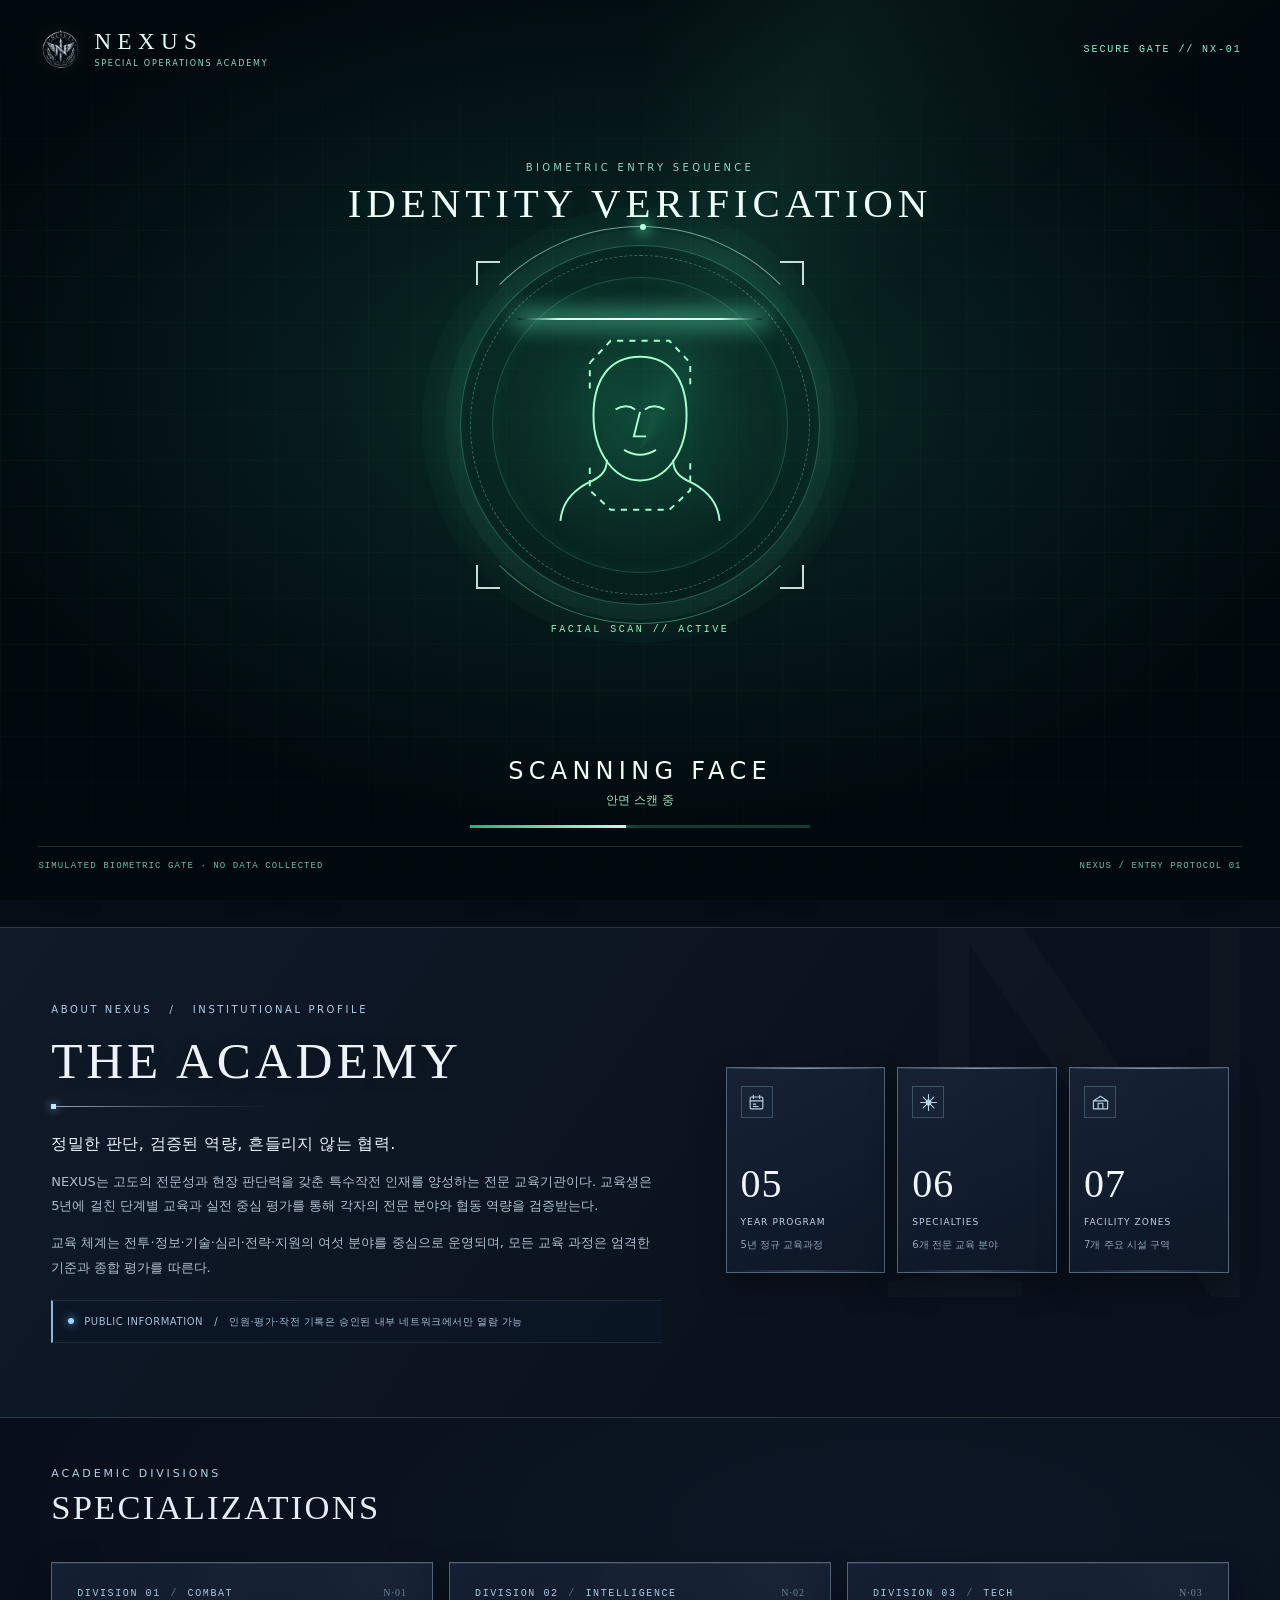
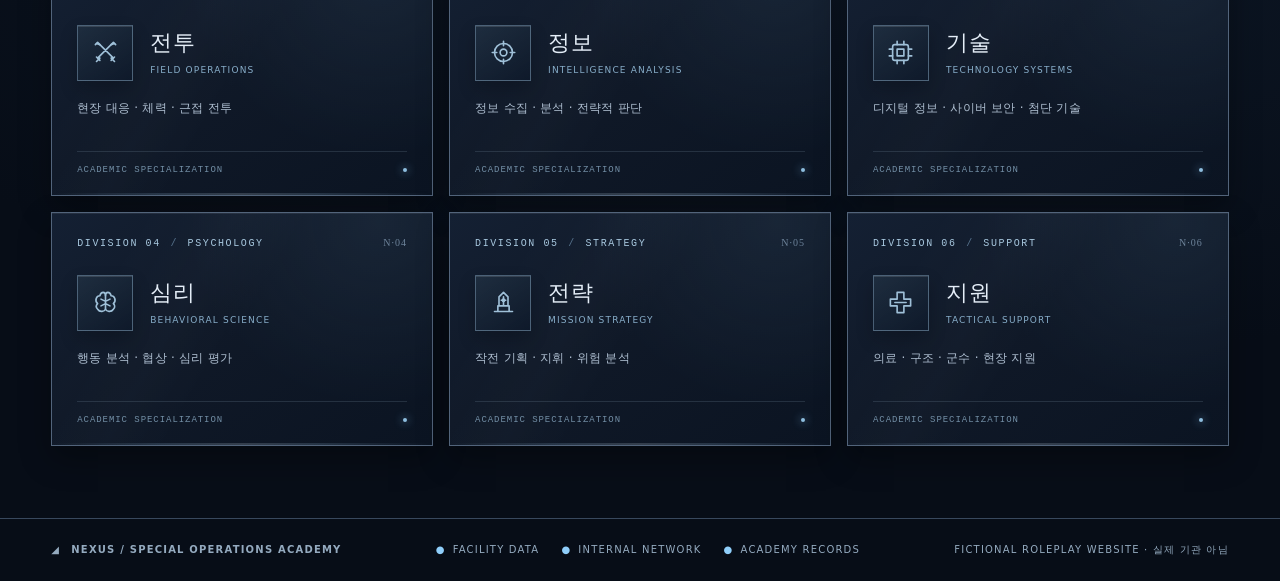
<file: index.html>
<!doctype html><html lang="ko"><head><meta name="robots" content="noindex, nofollow, noarchive"><meta charset="UTF-8"><meta name="viewport" content="width=device-width,initial-scale=1"><meta name="description" content="NEXUS Special Operations Academy — fictional immersive academy website"><title>NEXUS | Special Operations Academy</title><style>
:root{color-scheme:dark;--navy:#070d17;--panel:#101927;--edge:#394a5c;--steel:#d9e1eb;--blue:#99bed8}*{box-sizing:border-box}html{scroll-behavior:smooth}body{margin:0;background:#070d17;color:#e6edf3;font-family:system-ui,-apple-system,'Pretendard','Noto Sans KR',sans-serif}a{color:inherit;text-decoration:none}button{font:inherit;cursor:pointer}button:focus-visible,a:focus-visible{outline:2px solid #addcff;outline-offset:3px}.header{height:74px;border-bottom:1px solid #ffffff26;display:flex;align-items:center;justify-content:space-between;padding:0 clamp(18px,4vw,68px);background:#080e18f5;gap:18px;position:sticky;top:0;z-index:40;backdrop-filter:blur(14px);overflow:visible}.identity{display:flex;align-items:center;gap:13px;min-width:0}.identity img{width:52px;height:52px;object-fit:contain;object-position:center;display:block;padding:4px}.identity strong{display:block;font:25px Georgia,serif;letter-spacing:.23em;font-weight:400}.identity small{display:block;letter-spacing:.2em;font-size:8px;color:#adbfcb}.navigation{display:flex;align-items:center;gap:clamp(15px,2vw,32px);font-size:12px;color:#b6c5d2}.navigation a:hover{color:white}.access{border:1px solid #778a9e;padding:12px 19px;white-space:nowrap;color:#f0f4f8;font-size:12px;background:#17203170}.access:hover,.primary:hover{background:#284258}.menu{display:none;color:white;background:transparent;border:1px solid #4d6578;padding:7px 10px}.wrap{max-width:1450px;margin:auto;padding:0 clamp(20px,4vw,62px)}.kicker{font-size:11px;letter-spacing:.28em;color:#a9bfd0}.outline-button{padding:13px 24px;border:1px solid #8da6b8;background:#0c1928ad;letter-spacing:.08em;font-size:12px;display:inline-flex;align-items:center;gap:20px}.outline-button:hover{background:#24415a}.section-heading{padding:50px 0 23px;display:flex;align-items:end;justify-content:space-between;gap:15px}.section-heading h2{font:32px Georgia,serif;letter-spacing:.08em;font-weight:400;margin:7px 0}.section-heading p{font-size:12px;color:#a7b6c6}.footer{border-top:1px solid #38485d;display:flex;flex-wrap:wrap;gap:12px;align-items:center;justify-content:space-between;padding:24px clamp(20px,4vw,68px);color:#94aabf;font-size:10px;letter-spacing:.12em}.foot-dots{display:flex;gap:22px;flex-wrap:wrap}.foot-dots span:before{content:'●';color:#8fcefa;margin-right:7px}.fiction{font-size:10px;color:#8197aa;line-height:1.6}@media(max-width:970px){.navigation{display:none}.menu{display:block}.navigation.open{display:flex;position:absolute;top:74px;right:0;left:0;flex-direction:column;align-items:stretch;padding:20px;background:#0b1420;border-bottom:1px solid #3c5265}.header{gap:10px}.access{padding:10px}.identity strong{font-size:19px}}@media(max-width:600px){.identity small{display:none}.identity img{width:40px;height:40px;padding:3px}.identity strong{font-size:17px}.header{height:65px}.navigation.open{top:65px}.access{font-size:10px;padding:9px}.section-heading h2{font-size:25px}}

.hero{min-height:575px;position:relative;background:#07101a;overflow:hidden;border-bottom:1px solid #35475a}.hero-img{position:absolute;inset:0 0 0 38%;background:url('images/site/academy-exterior.webp') center center/cover no-repeat;filter:saturate(.72)}.hero:after{content:'';position:absolute;inset:0;background:linear-gradient(90deg,#070d19 4%,#0c1421f5 33%,#091522b0 57%,#00000015 100%),linear-gradient(0deg,#060d18 0%,transparent 45%)}.hero-content{position:relative;z-index:1;padding:95px clamp(20px,7vw,118px) 100px;max-width:920px}.brand-large{display:flex;align-items:center;gap:24px}.brand-large img{width:165px;max-width:28vw;object-fit:contain;filter:drop-shadow(0 0 25px #ffffff13)}.brand-large h1{font:clamp(47px,6.5vw,87px) Georgia,serif;font-weight:400;letter-spacing:.16em;margin:0}.brand-large p{letter-spacing:.34em;color:#b6c0ce;font-size:10px}.hero h2{font-size:clamp(23px,2.7vw,34px);font-weight:500;margin:37px 0 12px}.hero-copy{color:#bac7d2;font-size:13px;line-height:1.9;max-width:490px}.hero-actions{display:flex;gap:12px;flex-wrap:wrap;margin-top:27px}.primary{border:1px solid #adc5db;background:#2b455c;color:#f4f8ff;padding:15px 24px;font-size:12px;letter-spacing:.07em}.tiles{display:grid;grid-template-columns:repeat(5,minmax(0,1fr));gap:10px;padding-top:23px;padding-bottom:32px}.tile{min-width:0;background:#101826;border:1px solid #455267;transition:transform .2s,border-color .2s}.tile:hover{transform:translateY(-4px);border-color:#9bc6e4}.tile img{width:100%;height:175px;object-fit:cover;filter:saturate(.62)}.tile-text{padding:17px 14px;display:flex;justify-content:space-between;gap:5px;align-items:center}.tile strong{font-size:14px}.tile small{display:block;margin-top:5px;color:#93a7bb;font-size:9px;letter-spacing:.09em} .tile-icon{color:#9cc3de}.about{border-top:1px solid #ffffff22;border-bottom:1px solid #ffffff22;background:linear-gradient(145deg,#101927,#0a111c);padding:55px 0}.about-grid{display:grid;grid-template-columns:1.1fr 1fr;gap:70px;align-items:center}.about h2{font:clamp(30px,4vw,54px) Georgia,serif;font-weight:400;letter-spacing:.06em;margin:12px 0 26px}.about p{font-size:14px;color:#afbfce;line-height:2}.about-list{display:grid;grid-template-columns:repeat(3,1fr);gap:12px}.about-list>div{border:1px solid #364a60;background:#111e2f;padding:27px 18px}.about-list b{font:29px Georgia,serif;display:block}.about-list span{font-size:10px;color:#a4b5c3}.divisions{display:grid;grid-template-columns:repeat(3,1fr);gap:12px;margin-bottom:56px}.division{padding:24px;border:1px solid #36485e;background:#101927}.division span{display:block;font-size:11px;letter-spacing:.2em;color:#9fc0d8}.division h3{font-size:18px;font-weight:500;margin:13px 0 7px}.division p{font-size:12px;line-height:1.8;color:#9eb1c1;margin:0}@media(max-width:950px){.tiles{grid-template-columns:repeat(3,1fr)}.about-grid{grid-template-columns:1fr;gap:20px}.hero-img{left:15%}}@media(max-width:650px){.tiles{grid-template-columns:repeat(2,1fr)}.tile img{height:145px}.divisions{grid-template-columns:1fr}.hero{min-height:560px}.hero-img{left:0;opacity:.48}.hero-content{padding-top:84px}.brand-large{gap:12px}.brand-large img{width:91px}.brand-large h1{font-size:43px}.brand-large p{font-size:7px}.about-list{grid-template-columns:repeat(3,1fr)}.about-list>div{padding:16px 10px}.about-list b{font-size:23px}}

/* v4.1 — Visual Refinement: clean brand, brighter architecture, compact hero */
.header{height:70px;background:#080e18ed;box-shadow:0 6px 28px #0004}
.identity img{width:45px;height:45px;object-fit:contain}
.hero{min-height:474px;background:#0a121e}
.hero-img{inset:0 0 0 34%;background-position:center 44%;filter:brightness(1.23) contrast(1.035) saturate(.78)}
.hero:after{background:linear-gradient(90deg,#080e19 0%,#0b1420f5 27%,#0a1320b8 45%,#0a142141 66%,#07101a08 100%),linear-gradient(0deg,#08101a66 0%,transparent 24%)}
.hero-content{padding:66px clamp(20px,6vw,105px) 64px;max-width:790px}
.brand-large{gap:23px}
.brand-large img{width:141px;max-width:23vw;aspect-ratio:1;object-fit:contain;filter:drop-shadow(0 5px 24px #b2cfe51c)}
.brand-large h1{font-size:clamp(48px,5.5vw,74px);letter-spacing:.14em;text-shadow:0 3px 25px #050a1099}
.brand-large p{font-size:9px;letter-spacing:.26em}
.hero h2{font-size:clamp(21px,2.1vw,29px);margin:27px 0 10px;letter-spacing:.015em}
.hero-copy{font-size:12.5px;line-height:1.85;color:#d0d9e3;max-width:460px}
.hero-actions{margin-top:23px}
.hero-actions a{transition:background .2s,box-shadow .2s,transform .2s}
.hero-actions a:hover{box-shadow:0 0 18px #8ccaff3a;transform:translateY(-2px)}
.navigation a{transition:color .2s,text-shadow .2s}
.navigation a:hover{text-shadow:0 0 14px #9ad8ff80}
.tiles{padding-top:14px}
.tile{position:relative;overflow:hidden;box-shadow:0 7px 25px #0002}
.tile:after{content:'';position:absolute;bottom:0;left:25%;right:25%;height:1px;background:#88caff70;opacity:0;transition:opacity .2s}
.tile:hover:after{opacity:1}
.tile img{display:block;transition:transform .35s ease,filter .35s ease}
.tile:hover img{transform:scale(1.04);filter:saturate(.8) brightness(1.13)}
@media(max-width:970px){.hero-img{left:16%}.header{height:70px}.navigation.open{top:70px}}
@media(max-width:650px){.hero{min-height:540px}.hero-img{inset:0;opacity:.78;background-position:60% 50%}.hero:after{background:linear-gradient(90deg,#08101aeF 0%,#08101aC8 57%,#08101a70 100%),linear-gradient(0deg,#08101adf 0%,transparent 55%)}.hero-content{padding:85px 23px 55px}.brand-large img{width:90px;max-width:none}.brand-large h1{font-size:44px}.brand-large p{font-size:7px}.hero h2{margin-top:32px}.tiles{padding-top:16px}}
@media(prefers-reduced-motion:reduce){.tile,.tile img,.navigation a,.hero-actions a{transition:none}}

/* NEXUS 4.2 — editorial refinement / immersive interface */
:root{--ice:#b3d9f2;--midnight:#080f1a}
body{background:radial-gradient(ellipse 90% 20% at 70% 70%,#13223577,transparent),#070d17}
.header{height:72px;border-bottom:1px solid #9ab7d02c;box-shadow:0 5px 28px #030811aa}
.identity img{width:48px;height:48px;filter:drop-shadow(0 0 9px #8baec72a)}
.navigation a{position:relative;padding:27px 0 25px;letter-spacing:.035em}
.navigation a:after{content:'';position:absolute;bottom:0;left:15%;right:15%;height:1px;background:#a9d5f5;opacity:0;transform:scaleX(.45);transition:opacity .25s,transform .25s;box-shadow:0 0 10px #9ed1f3}
.navigation a:hover:after,.navigation a[aria-current=page]:after{opacity:1;transform:scaleX(1)}
.navigation a[aria-current=page]{color:#eef6ff}
.access{border-color:#6a8299;background:linear-gradient(110deg,#152538aa,#0a1422aa);transition:border-color .2s,box-shadow .2s}
.access:hover{border-color:#accfe6;box-shadow:0 0 18px #a7d4f522}
.hero{min-height:510px;isolation:isolate}
.hero-img{inset:0 0 0 33%;background-position:50% 42%;filter:brightness(1.24) contrast(1.06) saturate(.75);transform:scale(1.015)}
.hero:after{background:linear-gradient(90deg,#070d18 0%,#0a1421fa 24%,#0a1626d7 39%,#09172669 60%,#07101905 100%),linear-gradient(0deg,#07101ac9 0%,transparent 19%,transparent 85%,#060c1422 100%)}
.hero-content{padding:66px clamp(24px,5.6vw,105px) 57px;max-width:835px}
.hero-overline{display:flex;align-items:center;gap:11px;font-size:10px;letter-spacing:.22em;color:#9cc6df;margin-bottom:29px}
.hero-overline:before{content:'';width:27px;height:1px;background:#8bbbd7;box-shadow:0 0 10px #8bbbd7}
.brand-large{gap:23px}
.brand-large img{width:142px;max-width:25vw;opacity:.95}
.brand-large h1{font-size:clamp(48px,5.7vw,77px);letter-spacing:.15em}
.hero h2{font-size:clamp(25px,2.5vw,35px);letter-spacing:.075em;margin:30px 0 13px;font-weight:400}
.hero-copy{line-height:2;font-size:13px;color:#d6e1ea}
.hero-actions{margin-top:27px}
.hero-actions a{min-width:171px;justify-content:space-between;letter-spacing:.08em}
.primary{background:linear-gradient(105deg,#34516a,#263d54);border-color:#96bad4}
.hero-caption{position:absolute;bottom:22px;right:clamp(20px,3vw,56px);z-index:2;font-size:9px;letter-spacing:.15em;color:#d6e6f0bd;text-shadow:0 1px 7px #000}
.statusbar{border-bottom:1px solid #52667d64;background:linear-gradient(90deg,#0b1422,#101d2e,#0a1421);}
.status-inner{min-height:55px;display:flex;align-items:center;justify-content:space-between;gap:15px;flex-wrap:wrap;padding:12px clamp(20px,4vw,68px);max-width:1600px;margin:0 auto}
.status-title{font-family:Georgia,serif;font-size:14px;letter-spacing:.13em;color:#e3edf4;white-space:nowrap}
.status-items{display:flex;gap:clamp(12px,2.7vw,38px);flex-wrap:wrap}
.status-items span{color:#a9bdce;font-size:9px;letter-spacing:.1em;white-space:nowrap}
.status-items span:before{content:'';display:inline-block;width:5px;height:5px;background:#a2d7ff;border-radius:50%;margin-right:10px;box-shadow:0 0 8px #91cdfa}
.status-level{font-size:10px;letter-spacing:.2em;color:#a8c6dd;white-space:nowrap}
.section-heading{padding:44px 0 21px}
.section-heading h2{font-size:clamp(26px,2.7vw,37px)}
.tiles{gap:13px;padding-top:8px;padding-bottom:54px}
.tile{background:#111c2b;border-color:#3f5067;box-shadow:0 15px 34px #01060e66}
.tile:before{content:'';position:absolute;inset:0;z-index:1;pointer-events:none;border-top:1px solid #b2d3e835;opacity:.8}
.tile img{height:190px;filter:brightness(.87) saturate(.7)}
.tile:hover{box-shadow:0 14px 33px #000a,0 0 22px #88bff02b}
.tile-text{min-height:78px;padding:17px 14px}
.tile small{font-size:9px;line-height:1.5}
.tile-index{font:10px Georgia,serif;color:#9bb9ca;margin-right:6px;opacity:.8}
.about{position:relative;overflow:hidden}
.about:before{content:'N';position:absolute;right:-32px;top:-190px;font:600px Georgia,serif;color:#d5e7f406;pointer-events:none}
.about-list>div{transition:background .2s,border-color .2s}
.about-list>div:hover{background:#183048;border-color:#769eb9}
.division{transition:border-color .2s,transform .2s,background .2s}
.division:hover{border-color:#84b9d9;background:#15283d;transform:translateY(-3px)}
.division h3{color:#eaf2fa}
@media(max-width:970px){.navigation a{padding:10px 0}.hero-img{left:16%}.hero-content{max-width:730px}.status-inner{justify-content:center}}
@media(max-width:650px){.hero{min-height:575px}.hero-content{padding:50px 23px 58px}.hero-overline{font-size:8px;margin-bottom:22px}.hero-img{inset:0;opacity:.8}.hero:after{background:linear-gradient(90deg,#07101aef 0%,#07101adb 50%,#07101a77 100%),linear-gradient(0deg,#07101ad7 0%,transparent 65%)}.brand-large{gap:12px}.brand-large img{width:94px}.brand-large h1{font-size:clamp(37px,10vw,47px)}.brand-large p{letter-spacing:.15em}.hero h2{margin-top:34px;font-size:25px}.hero-caption{display:none}.status-inner{align-items:flex-start;justify-content:flex-start;padding:17px 23px}.status-items{gap:12px 20px}.status-level{display:none}.tiles{gap:10px}.tile img{height:137px}.tile-text{min-height:88px;padding:12px 10px}.tile strong{font-size:12px}.tile small{font-size:8px}.section-heading{align-items:flex-start;flex-direction:column}.section-heading p{margin:0}}
@media(prefers-reduced-motion:reduce){.navigation a:after,.division,.access{transition:none}}

/* v4.3 — exact hero size, image framing and safe emblem padding */
@media(min-width:971px){
.hero{min-height:0;height:392px;max-height:392px}
.hero-content{box-sizing:border-box;height:100%;padding:24px clamp(30px,4.6vw,82px) 22px;display:flex;flex-direction:column;justify-content:center;max-width:730px}
.hero-overline{margin-bottom:10px;font-size:10px}
.brand-large{gap:10px;flex-shrink:0}
.brand-large img{width:96px;height:96px;max-width:none;object-fit:contain;object-position:center;opacity:1;flex-shrink:0;padding:8px;background:transparent}
.brand-large h1{font-size:clamp(44px,4.5vw,66px);letter-spacing:.11em;line-height:1.02}
.brand-large p{margin-top:8px;font-size:8px;letter-spacing:.22em}
.hero h2{margin:14px 0 6px;font-size:clamp(22px,1.95vw,29px);line-height:1.15}
.hero-copy{font-size:11.5px;line-height:1.52;margin:0;max-width:450px}
.hero-actions{margin-top:12px}
.hero-actions a{padding:10px 16px;font-size:11px}
.hero-caption{bottom:10px;font-size:8px}
}
.hero-img{inset:0 0 0 36%;background-position:center 45%;background-size:cover;filter:brightness(1.02) contrast(1.03);transform:none}
.hero:after{background:linear-gradient(90deg,#070d18 0%,#08111cf2 24%,#08111dc9 41%,#07111b52 60%,#07101900 84%),linear-gradient(0deg,#070d184d 0%,transparent 18%)}
.identity img{object-fit:contain;overflow:visible}
@media (min-width:651px) and (max-width:970px){.hero{min-height:0;height:420px;max-height:420px}.hero-content{padding:28px 26px 24px}.brand-large img{width:86px;height:86px;object-fit:contain}.brand-large h1{font-size:48px}.hero h2{font-size:24px}}
@media(max-width:650px){.hero{height:auto;min-height:0}.hero-content{padding:48px 20px 42px}.hero-img{inset:0;filter:none;transform:none;background-position:62% 48%}.hero:after{background:linear-gradient(90deg,#07101aef 0%,#07101ae5 45%,#07101a9d 100%),linear-gradient(0deg,#07101ac7 0%,transparent 45%)}.brand-large img{width:80px;height:80px;object-fit:contain}.brand-large h1{font-size:38px}.hero-copy{font-size:11.5px;line-height:1.55}.hero-actions a{padding:10px 14px}}

/* NEXUS v4.5: final overrides — genuine compact banner, independent logo sizing */
.header .identity{gap:11px;flex-shrink:0;overflow:visible}
.header .identity img{display:block;width:48px;height:48px;min-width:48px;padding:0;object-fit:contain;object-position:center;flex-shrink:0}
.hero{height:340px !important;min-height:340px !important;max-height:340px !important;overflow:hidden}
.hero-img{inset:0 0 0 33%;background-image:url('images/site/academy-entrance-hq.png');background-size:cover;background-position:48% 50%;filter:none;transform:none}
.hero:after{background:linear-gradient(90deg,#070d18 0%,#08111cfb 24%,#08111dd9 40%,#07111b65 61%,#07101900 88%)}
.hero-content{height:100%;padding:18px clamp(28px,4.4vw,75px) 20px;max-width:720px;justify-content:center;overflow:visible}
.hero-overline{margin-bottom:8px;font-size:9px;line-height:1.2}
.brand-large{gap:10px;align-items:center;overflow:visible}
.brand-large img{display:block;width:104px;height:104px;min-width:104px;max-width:none;padding:0;object-fit:contain;object-position:center;filter:none;flex-shrink:0}
.brand-large h1{font-size:clamp(42px,4.1vw,62px);line-height:1;letter-spacing:.12em}
.brand-large p{font-size:8px;letter-spacing:.2em;margin:7px 0 0}
.hero h2{margin:9px 0 6px;font-size:clamp(21px,1.85vw,27px);line-height:1.12}
.hero-copy{font-size:11px;line-height:1.5;margin:0}
.hero-actions{margin-top:11px;gap:10px}
.hero-actions a{padding:9px 15px;font-size:11px;min-width:154px}
.hero-caption{bottom:10px;font-size:8px}
@media(min-width:651px) and (max-width:970px){
 .hero{height:365px !important;min-height:365px !important;max-height:365px !important}
 .hero-content{padding:18px 26px 20px;max-width:650px}
 .hero-img{inset:0 0 0 26%}
 .brand-large img{width:90px;height:90px;min-width:90px}
 .brand-large h1{font-size:49px}
}
@media(max-width:650px){
 .header .identity img{width:38px;height:38px;min-width:38px}
 .hero{height:auto !important;min-height:410px !important;max-height:none !important}
 .hero-img{inset:0;background-position:58% 50%;opacity:.7}
 .hero:after{background:linear-gradient(90deg,#07101af7 0%,#07101ae5 52%,#07101a9d 100%),linear-gradient(0deg,#07101acb,transparent 55%)}
 .hero-content{min-height:410px;padding:38px 21px 42px;max-width:100%}
 .hero-overline{font-size:8px;margin-bottom:13px}
 .brand-large img{width:81px;height:81px;min-width:81px}
 .brand-large h1{font-size:clamp(36px,9.8vw,45px)}
 .brand-large p{font-size:7px;letter-spacing:.12em}
 .hero h2{margin-top:18px;font-size:23px}
 .hero-copy{font-size:11px}
 .hero-actions a{min-width:0;padding:10px 13px}
}

/* v4.6 — remove status strip and slogan; display a complete seal */
.hero{height:332px!important;min-height:332px!important;max-height:332px!important}
.hero-content{padding-top:22px!important;padding-bottom:19px!important;justify-content:center}
.hero-overline{margin-bottom:14px!important}
.brand-large{gap:12px!important}
.brand-large img{width:104px!important;height:104px!important;min-width:104px!important;padding:0!important;object-fit:contain!important;filter:drop-shadow(0 2px 8px #d9e9f31b)!important}
.hero-copy{margin-top:18px!important;font-size:12px!important;line-height:1.75!important}
.hero-actions{margin-top:16px!important}
.header .identity img{width:54px!important;height:54px!important;min-width:54px!important;padding:0!important;object-fit:contain!important;filter:none!important}
.identity{gap:12px}
@media(min-width:651px) and (max-width:970px){.hero{height:350px!important;min-height:350px!important;max-height:350px!important}.brand-large img{width:90px!important;height:90px!important;min-width:90px!important}}
@media(max-width:650px){.hero{height:auto!important;min-height:360px!important;max-height:none!important}.hero-content{padding:44px 22px 46px!important}.brand-large img{width:80px!important;height:80px!important;min-width:80px!important}.header .identity img{width:42px!important;height:42px!important;min-width:42px!important}.hero-copy{margin-top:17px!important}}

/* v4.7 — metallic NEXUS wordmark refinement (reference-inspired).
   CSS text, not a raster crop: remains crisp at all screen sizes. */
.identity strong,
.brand-large h1{
  font-family: "Palatino Linotype", "Book Antiqua", "Times New Roman", Georgia, serif !important;
  font-weight: 400 !important;
  background:linear-gradient(165deg,#f9fbff 5%,#c9d0db 35%,#eef2f8 53%,#8d98aa 80%,#e6eaf0 100%);
  -webkit-background-clip:text;
  background-clip:text;
  color:transparent !important;
  -webkit-text-fill-color:transparent;
  text-shadow:none !important;
  filter:drop-shadow(0 2px 2px rgba(0,0,0,.36));
}
.identity strong{
  font-size:26px !important;
  letter-spacing:.29em !important;
  line-height:1.12 !important;
  white-space:nowrap;
}
.brand-large h1{
  font-size:clamp(48px,4.35vw,68px) !important;
  letter-spacing:.245em !important;
  line-height:1.14 !important;
  padding:0 .06em 3px 0;
  white-space:nowrap;
}
.identity small,
.brand-large p{
  letter-spacing:.26em !important;
  color:#b8c6d5 !important;
}
@media (min-width:651px) and (max-width:970px){
  .brand-large h1{font-size:clamp(40px,5.3vw,55px)!important;letter-spacing:.18em!important}
  .identity strong{font-size:21px!important;letter-spacing:.2em!important}
}
@media(max-width:650px){
  .brand-large h1{font-size:clamp(35px,9vw,45px)!important;letter-spacing:.10em!important}
  .identity strong{font-size:17px!important;letter-spacing:.18em!important}
}


/* v4.8 / custom metallic wordmark / image-based, not a generic typeface */
.header .identity{gap:10px!important;align-items:center}
.header .identity .metal-wordmark-header{display:block;width:202px;height:auto;max-height:58px;object-fit:contain;object-position:left center;padding:0;min-width:0;filter:drop-shadow(0 1px 4px #c9d7e522)}
.brand-large{gap:14px!important;align-items:center;min-width:0}
.brand-large .metal-wordmark-hero{display:block;width:min(385px,38vw);height:auto;max-height:150px;max-width:none;min-width:0;padding:0;object-fit:contain;object-position:left center;filter:drop-shadow(0 0 12px #a6b9cf25)}
@media (min-width:651px) and (max-width:1100px){.header .identity .metal-wordmark-header{width:156px}.brand-large .metal-wordmark-hero{width:min(310px,39vw)}}
@media(max-width:650px){.header .identity{gap:5px!important}.header .identity .metal-wordmark-header{width:130px;max-height:43px}.brand-large .metal-wordmark-hero{width:min(245px,58vw);max-height:112px}.brand-large{gap:6px!important}}

/* v4.9: override older generic img !important rules; no squashed wordmarks */
.header .identity img.metal-wordmark-header{
 width:175px!important;height:auto!important;min-width:0!important;max-width:175px!important;max-height:55px!important;
 aspect-ratio:auto!important;object-fit:contain!important;object-position:left center!important;padding:0!important;
 display:block!important;flex-shrink:0!important;
}
.brand-large img.metal-wordmark-hero{
 width:327px!important;height:auto!important;min-width:0!important;max-width:327px!important;max-height:135px!important;
 aspect-ratio:auto!important;object-fit:contain!important;object-position:left center!important;padding:0!important;
 display:block!important;flex-shrink:1!important;
}
@media(min-width:651px) and (max-width:1100px){
 .header .identity img.metal-wordmark-header{width:138px!important;max-width:138px!important}
 .brand-large img.metal-wordmark-hero{width:285px!important;max-width:285px!important}
}
@media(max-width:650px){
 .header .identity img.metal-wordmark-header{width:106px!important;max-width:106px!important;max-height:44px!important}
 .brand-large img.metal-wordmark-hero{width:min(216px,51vw)!important;max-width:51vw!important;max-height:100px!important}
}

/* v4.14 — ACADEMY DIRECTORY / premium metallic control cards */
.tiles{
  gap:18px;
  padding-top:16px;
  padding-bottom:64px;
}
.tile{
  position:relative;
  isolation:isolate;
  min-width:0;
  overflow:hidden;
  display:flex;
  flex-direction:column;
  background:linear-gradient(160deg,#111b2b 0%,#0a1220 100%);
  border:1px solid #506176;
  box-shadow:inset 0 1px 0 #ebf6ff10, 0 14px 32px #0006;
  transition:transform .32s ease, border-color .32s ease, box-shadow .32s ease;
}
.tile::before{
  content:"";
  position:absolute;
  inset:0;
  pointer-events:none;
  z-index:6;
  background:linear-gradient(125deg,transparent 0%,transparent 35%,#eaf6ff18 49%,transparent 62%,transparent 100%);
  transform:translateX(-140%);
  transition:transform .75s cubic-bezier(.2,.7,.2,1), opacity .3s ease;
  opacity:.0;
}
.tile::after{
  content:"";
  position:absolute;
  inset:0;
  z-index:0;
  pointer-events:none;
  background:
    radial-gradient(circle at 14% 12%, #84bde218 0%, transparent 34%),
    linear-gradient(180deg, #ffffff06 0%, transparent 22%),
    linear-gradient(180deg, transparent 65%, #8ebad515 100%);
  opacity:.8;
}
.tile:hover,.tile:focus-visible{
  transform:translateY(-8px);
  border-color:#b6d7ef;
  box-shadow:0 24px 44px #000a, 0 0 24px #8ebde330, inset 0 1px 0 #f7fbff16;
}
.tile:hover::before,.tile:focus-visible::before{
  transform:translateX(140%);
  opacity:1;
}
.tile-image{
  position:relative;
  overflow:hidden;
  height:198px;
  background:#111a27;
}
.tile-image::before{
  content:"";
  position:absolute;
  inset:0;
  z-index:2;
  pointer-events:none;
  background:
    linear-gradient(180deg,#d7eeff12 0%, transparent 16%),
    linear-gradient(180deg,transparent 0%,transparent 58%,#08111fd8 100%);
}
.tile-image::after{
  content:"";
  position:absolute;
  left:0; top:0; bottom:0;
  width:4px;
  z-index:3;
  background:linear-gradient(180deg,#dcefff 0%,#88b6d6 38%,#0f1e31 100%);
  box-shadow:0 0 14px #8ec4e744;
  opacity:.7;
}
.tile-image img{
  display:block;
  width:100%;
  height:100%;
  object-fit:cover;
  filter:brightness(.9) saturate(.66) contrast(1.02);
  transform:scale(1.001);
  transition:transform .55s cubic-bezier(.2,.7,.2,1), filter .35s ease;
}
.tile:hover .tile-image img,.tile:focus-visible .tile-image img{
  transform:scale(1.06);
  filter:brightness(1.04) saturate(.82) contrast(1.04);
}
.tile-text{
  position:relative;
  z-index:3;
  min-height:112px;
  display:flex;
  align-items:center;
  padding:18px 18px 18px;
  border-top:1px solid #6d83984d;
  background:linear-gradient(180deg,#101a29 0%,#0b1320 100%);
}
.tile-text::before{
  content:"";
  position:absolute;
  left:18px; right:18px; top:0;
  height:1px;
  background:linear-gradient(90deg,transparent,#cfe7fb6b 50%,transparent);
}
.tile-head{
  display:flex;
  align-items:center;
  gap:13px;
  min-width:0;
  width:100%;
}
.tile-icon{
  width:46px;
  height:46px;
  flex:0 0 46px;
  display:grid;
  place-items:center;
  color:#f2f8ff;
  border:1px solid #a6c6de72;
  background:
    linear-gradient(180deg,#1a2a3d 0%,#0f1927 55%,#0a1420 100%);
  box-shadow:
    inset 0 1px 0 #f5fbff24,
    inset 0 -10px 18px #00000040,
    0 0 0 1px #ffffff05,
    0 10px 18px #00000026;
  transition:border-color .32s ease, box-shadow .32s ease, transform .32s ease;
}
.tile-icon svg{
  width:20px;
  height:20px;
  stroke:currentColor;
  fill:none;
  stroke-width:1.8;
  stroke-linecap:round;
  stroke-linejoin:round;
  filter:drop-shadow(0 0 4px #dcefff18);
}
.tile:hover .tile-icon,.tile:focus-visible .tile-icon{
  transform:translateY(-1px);
  border-color:#cfe6f8;
  box-shadow:
    inset 0 1px 0 #ffffff30,
    inset 0 -10px 18px #00000035,
    0 0 0 1px #ffffff07,
    0 0 20px #7fb7dd2c,
    0 12px 24px #00000030;
}
.tile-label{
  min-width:0;
  display:flex;
  flex-direction:column;
  gap:6px;
}
.tile-text strong{
  display:block;
  font-family:"Pretendard","Noto Sans KR","Malgun Gothic","Apple SD Gothic Neo",sans-serif;
  font-size:16px;
  font-weight:300;
  letter-spacing:.055em;
  line-height:1.45;
  color:#d9e3ed;
  text-shadow:none;
}
.tile-text small{
  display:block;
  font-family:"Inter","Pretendard","Noto Sans KR",system-ui,sans-serif;
  font-size:9px;
  font-weight:400;
  line-height:1.5;
  letter-spacing:.12em;
  text-transform:uppercase;
  color:#8eaabd;
}
@media(max-width:950px){
  .tiles{gap:12px}
  .tile-image{height:182px}
}
@media(max-width:650px){
  .tiles{gap:10px;padding-bottom:46px}
  .tile-image{height:138px}
  .tile-text{min-height:88px;padding:12px}
  .tile-icon{width:36px;height:36px;flex-basis:36px}
  .tile-icon svg{width:16px;height:16px}
  .tile-text strong{font-size:12px;font-weight:300;letter-spacing:.025em}
  .tile-text small{font-size:8px;letter-spacing:.06em}
}
@media(prefers-reduced-motion:reduce){
  .tile,.tile::before,.tile::after,.tile-image img,.tile-icon{transition:none!important}
}

/* v4.16: internal card photo clean crop + aligned titles */
.tiles .tile-text {
  min-height: 112px;
  padding: 20px 18px 16px;
  align-items: flex-start;
}
.tiles .tile-head {
  align-items: flex-start;
  gap: 13px;
}
.tiles .tile-icon {
  margin-top: 0;
}
.tiles .tile-label {
  display: flex;
  flex-direction: column;
  justify-content: flex-start;
  gap: 6px;
  padding-top: 1px;
}
.tiles .tile-text strong {
  font-weight: 300;
  line-height: 26px;
  min-height: 26px;
  margin: 0;
}
.tiles .tile-text small {
  margin: 0;
  line-height: 15px;
  min-height: 30px;
}
/* Crop only the two captions baked into the original ID-card photo.
   The agent badge and equipment remain intact; source photo is unchanged. */
.tile-image.agent-id-photo img {
  transform: scale(1.38);
  transform-origin: 50% 50%;
  object-position: center;
}
.tile:hover .tile-image.agent-id-photo img,
.tile:focus-visible .tile-image.agent-id-photo img {
  transform: scale(1.43);
}
@media(max-width:650px) {
  .tiles .tile-text { min-height: 89px; padding: 12px 10px 10px; }
  .tiles .tile-head { gap: 9px; }
  .tiles .tile-label { gap: 4px; padding-top: 0; }
  .tiles .tile-text strong { line-height: 20px; min-height: 20px; }
  .tiles .tile-text small { line-height: 12px; min-height: 24px; }
}

/* v4.17 — ACADEMY institutional dossier; preserves the hero and directory */
.academy-profile{padding:70px 0 74px;background:linear-gradient(125deg,#101a29 0%,#0a111c 72%);}
.academy-profile .about-grid{grid-template-columns:minmax(0,1.14fr) minmax(0,.94fr);gap:clamp(34px,5vw,92px);align-items:center;position:relative;z-index:1}
.academy-profile:before{right:-24px;top:-178px;opacity:.9}
.academy-brief{min-width:0}
.academy-brief .kicker{color:#b2cee3;font-size:10px;letter-spacing:.26em}
.academy-brief h2{margin:14px 0 16px;font-size:clamp(37px,4vw,57px);letter-spacing:.075em;color:#eef3fa;text-shadow:0 2px 14px #0004}
.academy-rule{width:220px;height:1px;background:linear-gradient(90deg,#d8e8f7b0,#8faecb57,transparent);margin-bottom:24px;position:relative}
.academy-rule span{position:absolute;left:0;top:-2px;width:5px;height:5px;background:#c4e6ff;box-shadow:0 0 10px #8acdfa}
.academy-brief .academy-lead{font-size:16px;font-weight:450;letter-spacing:.025em;color:#eef4fc;line-height:1.65;margin:0 0 13px}
.academy-brief p:not(.academy-lead){font-size:13px;line-height:1.85;color:#afbfd0;margin:0 0 13px;max-width:690px}
.academy-access-note{display:flex;align-items:flex-start;gap:10px;margin-top:20px;padding:12px 15px;background:#0b1726b0;border-left:2px solid #89b8d8;border-top:1px solid #5e7f9b36;border-bottom:1px solid #5e7f9b36;font-size:10px;line-height:1.7;letter-spacing:.055em;color:#a6bfd3}
.academy-access-dot{margin-top:5px;width:6px;height:6px;border-radius:50%;background:#99d8ff;box-shadow:0 0 9px #78bfff;flex:0 0 6px}
.academy-profile .about-list{grid-template-columns:repeat(3,minmax(0,1fr));gap:12px;align-items:stretch}
.academy-profile .academy-stat{position:relative;min-width:0;min-height:206px;display:flex;flex-direction:column;align-items:flex-start;justify-content:flex-end;padding:19px 14px 20px;border:1px solid #51657b;background:linear-gradient(155deg,#172336e8,#0d1726ed);box-shadow:inset 0 1px 0 #d8eafa12,0 12px 28px #0005;overflow:hidden;transition:border-color .28s,transform .28s,box-shadow .28s,background .28s}
.academy-profile .academy-stat:before{content:'';position:absolute;top:0;left:0;right:0;height:1px;background:linear-gradient(90deg,transparent,#c9e4f590,transparent)}
.academy-profile .academy-stat:after{content:'';position:absolute;left:0;right:0;bottom:0;height:2px;background:linear-gradient(90deg,transparent,#92d0ff,transparent);opacity:.2;transition:opacity .28s,box-shadow .28s}
.academy-stat-icon{position:absolute;left:14px;top:18px;width:32px;height:32px;display:grid;place-items:center;border:1px solid #7a9db85c;background:#1b2a3b70;color:#b9d2e5}
.academy-stat-icon svg{width:19px;height:19px;fill:none;stroke:currentColor;stroke-width:1.4;stroke-linecap:round;stroke-linejoin:round}
.academy-profile .academy-stat b{font:400 40px/1 Georgia,serif;letter-spacing:.025em;color:#f0f5fb;margin:0 0 12px}
.academy-profile .academy-stat span{font:500 9px/1.5 system-ui,sans-serif;letter-spacing:.12em;color:#bfd2e1;white-space:normal}
.academy-profile .academy-stat small{font:400 10px/1.5 system-ui,sans-serif;color:#8fa7bc;margin-top:8px;letter-spacing:0}
.academy-profile .academy-stat:hover{background:linear-gradient(155deg,#22364b,#102137);border-color:#afcde2;transform:translateY(-5px);box-shadow:0 17px 34px #0008,0 0 20px #80b9df31}
.academy-profile .academy-stat:hover:after{opacity:1;box-shadow:0 0 12px #95d2ff}
@media(max-width:1100px){.academy-profile .about-grid{grid-template-columns:1fr;gap:28px}.academy-profile .about-list{max-width:700px}.academy-profile .academy-stat{min-height:165px}}
@media(max-width:650px){.academy-profile{padding:52px 0}.academy-brief h2{font-size:38px}.academy-brief p:not(.academy-lead){font-size:12px}.academy-profile .about-list{gap:8px}.academy-profile .academy-stat{min-height:160px;padding:13px 9px 15px}.academy-stat-icon{top:12px;left:9px;width:28px;height:28px}.academy-stat-icon svg{width:16px;height:16px}.academy-profile .academy-stat b{font-size:31px;margin-bottom:8px}.academy-profile .academy-stat span{font-size:8px;letter-spacing:.05em}.academy-profile .academy-stat small{font-size:9px}.academy-access-note{font-size:9px}}
@media(prefers-reduced-motion:reduce){.academy-profile .academy-stat,.academy-profile .academy-stat:after{transition:none!important}}

/* v4.18 / SPECIALIZATIONS — refined metallic division panels */
#divisions{scroll-margin-top:85px}
#divisions .section-heading{padding-bottom:0;margin-bottom:28px}
#divisions .section-heading h2{font-weight:400;letter-spacing:.065em}
#divisions .section-heading .kicker{letter-spacing:.26em;color:#b6cfe2}
.nx-divisions{gap:16px;margin-bottom:72px;grid-template-columns:repeat(3,minmax(0,1fr))}
.nx-divisions .nx-division{position:relative;isolation:isolate;min-width:0;min-height:234px;padding:23px 25px 18px;overflow:hidden;display:flex;flex-direction:column;background:linear-gradient(145deg,#142033 0%,#101928 42%,#0b1422 100%);border:1px solid #52647b;box-shadow:0 12px 30px #0005,inset 0 1px 0 #ffffff12;transition:transform .3s ease,border-color .3s ease,box-shadow .3s ease,background .3s ease}
.nx-divisions .nx-division:before{content:"";pointer-events:none;position:absolute;z-index:-1;inset:0;background:radial-gradient(circle at 86% 4%,#83bce51e,transparent 48%),linear-gradient(120deg,transparent 15%,#d7efff07 36%,transparent 50%);opacity:.68;transition:opacity .3s ease}
.nx-divisions .nx-division:after{content:"";position:absolute;left:0;right:0;bottom:0;height:2px;background:linear-gradient(90deg,transparent,#96bede 28%,#e0f2ff 50%,#96bede 70%,transparent);opacity:.18;transition:opacity .3s,box-shadow .3s}
.nx-div-upper{display:flex;align-items:center;justify-content:space-between;gap:12px}
.nx-divisions .nx-div-code{font:500 10px/1.5 ui-monospace,SFMono-Regular,Consolas,monospace;letter-spacing:.16em;color:#a8c8df}
.nx-div-code i{font-style:normal;color:#57738d;padding:0 2px}
.nx-divisions .nx-div-mark{font:400 10px/1.2 Georgia,serif;letter-spacing:.1em;color:#6d839a}
.nx-div-core{display:flex;align-items:center;gap:17px;margin-top:24px}
.nx-div-icon{width:53px;height:53px;flex:0 0 53px;display:grid;place-items:center;border:1px solid #93b4cf70;color:#d8e9f7;background:linear-gradient(145deg,#26384a99,#0e192a);box-shadow:inset 0 1px 0 #ffffff20,0 8px 18px #0003;transition:border-color .3s,box-shadow .3s,transform .3s}
.nx-div-icon svg{height:24px;width:24px;stroke:currentColor;fill:none;stroke-width:1.45;stroke-linecap:round;stroke-linejoin:round}
.nx-div-heading{min-width:0}
.nx-divisions .nx-div-heading h3{margin:0 0 6px;font-family:"Pretendard","Noto Sans KR",system-ui,sans-serif;font-weight:350;font-size:22px;letter-spacing:.045em;color:#e4edf7}
.nx-divisions .nx-div-eng{font:500 9px/1.5 system-ui,sans-serif;letter-spacing:.13em;color:#88aeca;display:block}
.nx-divisions .nx-division p{font-size:12px;line-height:1.75;color:#aebed0;margin:17px 0 20px;flex:1;letter-spacing:.02em}
.nx-div-foot{display:flex;align-items:center;justify-content:space-between;border-top:1px solid #7890a339;padding-top:12px;gap:12px}
.nx-divisions .nx-div-foot span:first-child{font:500 9px/1.4 ui-monospace,SFMono-Regular,Consolas,monospace;letter-spacing:.105em;color:#738fa6}
.nx-div-glint{height:4px;width:4px;flex:0 0 4px;border-radius:50%;background:#8ebedf;box-shadow:0 0 8px #75b8e7}
.nx-divisions .nx-division:hover{transform:translateY(-6px);border-color:#a3c9e6;background:linear-gradient(145deg,#1b2d41,#101c2d 64%,#0c1522);box-shadow:0 18px 36px #0008,0 0 19px #5da7d52c}
.nx-divisions .nx-division:hover:before{opacity:1}
.nx-divisions .nx-division:hover:after{opacity:1;box-shadow:0 0 14px #91cdf0}
.nx-divisions .nx-division:hover .nx-div-icon{transform:translateY(-2px);border-color:#d1e7f7;box-shadow:inset 0 1px 0 #ffffff2b,0 0 18px #87c3ec35}
@media(max-width:950px){.nx-divisions{grid-template-columns:repeat(2,minmax(0,1fr))}.nx-divisions .nx-division{min-height:225px}}
@media(max-width:650px){.nx-divisions{grid-template-columns:1fr;gap:12px;margin-bottom:47px}.nx-divisions .nx-division{min-height:198px;padding:19px 20px 16px}.nx-div-core{margin-top:18px}.nx-divisions .nx-division p{margin:13px 0 15px}.nx-div-icon{width:46px;height:46px;flex-basis:46px}.nx-div-icon svg{width:22px;height:22px}.nx-divisions .nx-div-heading h3{font-size:20px}}
@media(prefers-reduced-motion:reduce){.nx-divisions .nx-division,.nx-divisions .nx-division:before,.nx-divisions .nx-division:after,.nx-div-icon{transition:none!important}}

/* v4.19 — correct legacy .division span override: keep all six glyphs centered */
.nx-divisions .nx-division .nx-div-icon {
  display: grid;
  place-items: center;
  justify-items: center;
  align-items: center;
  width: 56px;
  height: 56px;
  flex: 0 0 56px;
  padding: 0;
  line-height: 0;
  box-sizing: border-box;
}
.nx-divisions .nx-division .nx-div-icon svg {
  display: block;
  width: 27px;
  height: 27px;
  margin: 0;
  padding: 0;
  flex: none;
}
@media (max-width: 650px) {
  .nx-divisions .nx-division .nx-div-icon { width: 50px; height: 50px; flex-basis: 50px; }
  .nx-divisions .nx-division .nx-div-icon svg { width: 24px; height: 24px; }
}

/* v4.21 — unified top menu + metallic login/button system */
.header{gap:20px}
.navigation a{font-size:12px;letter-spacing:.04em}
.navigation a[aria-current=page]{color:#f5fbff}

.access{
  position:relative;
  display:inline-flex;
  align-items:center;
  justify-content:center;
  min-width:184px;
  min-height:48px;
  padding:12px 22px;
  border:1px solid #95a7b8 !important;
  color:#f4f8fc !important;
  font-size:11px !important;
  letter-spacing:.22em;
  text-transform:uppercase;
  background:
    linear-gradient(180deg,rgba(53,69,87,.95) 0%,rgba(21,31,47,.94) 45%,rgba(9,16,28,.98) 100%) !important;
  box-shadow:
    inset 0 1px 0 rgba(255,255,255,.22),
    inset 0 -1px 0 rgba(146,165,181,.12),
    0 10px 24px rgba(0,0,0,.25),
    0 0 0 1px rgba(255,255,255,.03);
  transition:transform .24s ease,border-color .24s ease,box-shadow .24s ease,background .24s ease;
}
.access::before{
  content:'';
  position:absolute;
  inset:5px;
  border:1px solid rgba(201,222,239,.16);
  pointer-events:none;
}
.access:hover,
.access:focus-visible{
  transform:translateY(-1px);
  border-color:#c1d5e6 !important;
  box-shadow:
    inset 0 1px 0 rgba(255,255,255,.24),
    inset 0 -1px 0 rgba(146,165,181,.14),
    0 14px 28px rgba(0,0,0,.3),
    0 0 18px rgba(158,206,241,.15);
  background:linear-gradient(180deg,rgba(62,82,102,.98) 0%,rgba(28,41,59,.96) 48%,rgba(10,18,31,.99) 100%) !important;
}

.hero-actions{gap:15px !important;margin-top:18px !important}
.hero-actions .hero-btn{
  position:relative;
  display:inline-flex;
  align-items:center;
  justify-content:space-between;
  gap:18px;
  min-width:205px;
  padding:13px 18px 13px 22px;
  border:1px solid #8fa5b8;
  color:#f4f8fd;
  text-decoration:none;
  background:
    linear-gradient(180deg,rgba(54,71,88,.95) 0%,rgba(19,29,44,.96) 48%,rgba(8,14,24,.99) 100%);
  box-shadow:
    inset 0 1px 0 rgba(255,255,255,.20),
    inset 0 -1px 0 rgba(121,146,166,.12),
    0 14px 26px rgba(0,0,0,.24);
  clip-path:polygon(10px 0,100% 0,calc(100% - 10px) 100%,0 100%);
  transition:transform .24s ease,border-color .24s ease,box-shadow .24s ease,background .24s ease;
}
.hero-actions .hero-btn::before{
  content:'';
  position:absolute;
  inset:5px;
  border:1px solid rgba(208,226,242,.15);
  clip-path:polygon(8px 0,100% 0,calc(100% - 8px) 100%,0 100%);
  pointer-events:none;
}
.hero-actions .hero-btn:hover,
.hero-actions .hero-btn:focus-visible{
  transform:translateY(-2px);
  border-color:#c2d6e5;
  box-shadow:
    inset 0 1px 0 rgba(255,255,255,.24),
    0 18px 28px rgba(0,0,0,.28),
    0 0 20px rgba(148,201,238,.16);
}
.hero-actions .hero-btn-primary{
  background:linear-gradient(180deg,rgba(67,87,108,.98) 0%,rgba(34,51,71,.97) 50%,rgba(10,17,28,.99) 100%);
}
.hero-actions .hero-btn-secondary{
  background:linear-gradient(180deg,rgba(41,55,72,.98) 0%,rgba(17,27,42,.97) 52%,rgba(8,14,24,.99) 100%);
}
.hero-btn-copy strong{
  display:block;
  font-size:13px;
  font-weight:600;
  letter-spacing:.04em;
}
.hero-btn-copy small{
  display:block;
  margin-top:4px;
  font-size:9px;
  color:#aabfd2;
  letter-spacing:.22em;
}
.hero-btn-arrow{
  font-size:18px;
  line-height:1;
  color:#d7e4f1;
  flex:0 0 auto;
}

@media(max-width:970px){
  .access{min-width:0;width:100%;justify-content:center}
  .hero-actions .hero-btn{min-width:0;flex:1 1 220px}
}
@media(max-width:650px){
  .access{font-size:10px !important;letter-spacing:.17em;min-height:44px;padding:10px 16px}
  .hero-actions{gap:10px !important}
  .hero-actions .hero-btn{width:100%;padding:12px 16px 12px 18px}
  .hero-btn-copy strong{font-size:12px}
  .hero-btn-copy small{font-size:8px;letter-spacing:.18em}
}


/* v4.22 — subtle three-button sizing refinement */
.header .access{
  min-width:158px !important;
  min-height:40px !important;
  padding:9px 17px !important;
  font-size:10px !important;
  letter-spacing:.19em !important;
}
.hero-actions{gap:11px !important;margin-top:15px !important}
.hero-actions a.hero-btn{
  min-width:176px !important;
  padding:9px 14px 9px 18px !important;
  gap:13px !important;
}
.hero-btn-copy strong{font-size:12px !important}
.hero-btn-copy small{font-size:8px !important;margin-top:3px !important;letter-spacing:.16em !important}
.hero-btn-arrow{font-size:15px !important}
@media(max-width:970px){
  .header .access{min-width:136px !important}
  .hero-actions a.hero-btn{flex:0 1 auto !important}
}
@media(max-width:650px){
  .header .access{min-width:0 !important;min-height:37px !important;padding:8px 12px !important;font-size:9px !important}
  .hero-actions a.hero-btn{min-width:0 !important;padding:9px 12px 9px 15px !important}
}



/* v4.37 / full-viewport holographic biometric gateway */
.nx-gate{--holo:#82ffd0;--holo-strong:#b8ffe7;position:fixed;inset:0;z-index:9999;overflow:hidden;display:flex;align-items:center;justify-content:center;background:radial-gradient(ellipse 56% 49% at 50% 43%,#0a352c 0%,#061b1c 45%,#02090e 100%);color:#e9fff6;font-family:system-ui,-apple-system,'Pretendard','Noto Sans KR',sans-serif;isolation:isolate}
.nx-gate[hidden]{display:none!important}
.nx-gate:before{content:"";position:absolute;inset:0;pointer-events:none;background:linear-gradient(rgba(111,255,196,.045) 1px,transparent 1px),linear-gradient(90deg,rgba(111,255,196,.045) 1px,transparent 1px);background-size:46px 46px;mask-image:linear-gradient(0deg,transparent,black 25%,black 78%,transparent);opacity:.58}
.nx-gate:after{content:"";position:absolute;inset:-50%;pointer-events:none;background:conic-gradient(from 0deg at 50% 50%,transparent 0deg,rgba(98,255,191,.11) 25deg,transparent 56deg,transparent 360deg);animation:nx-orbit 18s linear infinite;opacity:.55}
.nx-gate-shell{position:relative;z-index:1;width:min(100%,1440px);height:100%;min-height:0;max-height:100%;padding:clamp(18px,3vh,32px) clamp(16px,3vw,46px);display:flex;flex-direction:column;justify-content:space-between;align-items:center;border:0;background:transparent;box-shadow:none;overflow:hidden;gap:0}
.nx-gate-shell:before,.nx-gate-shell:after{content:none}
.nx-gate-top{flex:none;width:100%;display:flex;align-items:center;justify-content:space-between;gap:20px}
.nx-gate-branding{display:flex;align-items:center;gap:12px;min-width:0}
.nx-gate-logo{width:44px;height:44px;object-fit:contain;margin:0;filter:drop-shadow(0 0 11px #85ffd12c)}
.nx-gate-brand{font:23px Georgia,serif;letter-spacing:.28em;line-height:1;margin:0;color:#e4fff5}
.nx-gate-tag{font-size:8px;letter-spacing:.22em;color:#8bdbc3;margin-top:6px}
.nx-gate-top-code{font:10px ui-monospace,Consolas,monospace;letter-spacing:.19em;color:#8df5ce;text-align:right}
.nx-gate-display{position:relative;flex:1 1 auto;min-height:0;width:100%;padding:0;display:flex;flex-direction:column;justify-content:center;align-items:center;border:0;background:none}
.nx-gate-display:before{content:none}
.nx-gate-headline{text-align:center;flex:none;margin:0 0 clamp(6px,2vh,18px)}
.nx-gate-overline{font-size:10px;letter-spacing:.33em;color:#8bd9bd;margin:0 0 8px}
.nx-gate-title{font:400 clamp(25px,3.2vw,46px)/1.12 Georgia,'Times New Roman',serif;letter-spacing:.12em;margin:0;color:#effff8;text-shadow:0 0 24px #60ffc122}
.nx-gate-scanner{position:relative;flex:none;width:min(42vh,360px,78vw);height:min(42vh,360px,78vw);margin:0;display:grid;place-items:center;border-radius:50%;border:1px solid #79ffd249;background:radial-gradient(circle,#41ff9f1d 0%,#0d342a6a 44%,#061a1c21 68%,transparent 72%);box-shadow:0 0 0 15px #68ffb909,0 0 0 38px #68ffb905,inset 0 0 50px #3dff9810,0 0 56px #40fca51a}
.nx-gate-scanner:before{content:"";position:absolute;inset:9px;border-radius:50%;border:1px dashed #a0ffd05a;animation:nx-orbit 26s linear infinite}
.nx-gate-scanner:after{content:"";position:absolute;inset:31px;border:1px solid #8fffbd30;border-radius:50%;box-shadow:inset 0 0 16px #58ffa014}
.nx-gate-hud-ring{position:absolute;inset:-20px;border-radius:50%;border:1px solid transparent;border-top-color:#b4ffe992;border-bottom-color:#5dfcaa6c;animation:nx-orbit 11s linear infinite;pointer-events:none}
.nx-gate-hud-ring:after{content:"";position:absolute;left:50%;top:-3px;width:6px;height:6px;border-radius:50%;background:#bbffe5;box-shadow:0 0 14px 4px #5effb196}
.nx-gate-corner{position:absolute;width:24px;height:24px;border-color:#96ffce;opacity:.85;z-index:2}
.nx-gate-corner.tl{top:15px;left:15px;border-top:2px solid;border-left:2px solid}.nx-gate-corner.tr{top:15px;right:15px;border-top:2px solid;border-right:2px solid}.nx-gate-corner.bl{bottom:15px;left:15px;border-bottom:2px solid;border-left:2px solid}.nx-gate-corner.br{bottom:15px;right:15px;border-bottom:2px solid;border-right:2px solid}
.nx-gate-face,.nx-gate-finger{position:absolute;z-index:1;width:57%;height:65%;color:#a3ffce;opacity:0;transform:scale(.91);transition:opacity .28s,transform .35s;filter:drop-shadow(0 0 14px #48ffa43a);pointer-events:none}
.nx-gate[data-phase="face"] .nx-gate-face,.nx-gate[data-phase="finger"] .nx-gate-finger{opacity:1;transform:scale(1)}
.nx-gate-line{position:absolute;z-index:3;left:16%;right:16%;top:20%;height:2px;opacity:0;pointer-events:none;background:linear-gradient(90deg,transparent,#d8fff0 17%,#fff 50%,#d8fff0 83%,transparent);box-shadow:0 0 22px 5px #68ffc4a8}
.nx-gate[data-phase="face"] .nx-gate-line,.nx-gate[data-phase="finger"].nx-gate-holding .nx-gate-line{opacity:1;animation:nx-scan 1.35s ease-in-out infinite alternate}
.nx-gate-touch{position:absolute;inset:0;z-index:5;display:none;align-items:center;justify-content:center;border:0;border-radius:50%;padding:0;background:transparent;cursor:pointer;touch-action:none;-webkit-user-select:none;user-select:none;-webkit-touch-callout:none}
.nx-gate[data-phase="finger"] .nx-gate-touch{display:flex}
.nx-gate-touch:focus-visible{outline:2px solid #baffdb;outline-offset:8px}
.nx-gate-touch-progress{position:absolute;inset:-6px;border-radius:50%;background:conic-gradient(#abffe0 var(--hold-percent,0%),transparent 0);-webkit-mask:radial-gradient(farthest-side,transparent calc(100% - 5px),#000 calc(100% - 3px));mask:radial-gradient(farthest-side,transparent calc(100% - 5px),#000 calc(100% - 3px));opacity:0;pointer-events:none}
.nx-gate.nx-gate-holding .nx-gate-touch-progress{opacity:1}
.nx-gate-success{position:absolute;inset:0;z-index:8;display:grid;place-items:center;opacity:0;transform:scale(.72);pointer-events:none;transition:opacity .3s,transform .55s cubic-bezier(.13,1.2,.2,1)}
.nx-gate-success svg{width:46%;height:46%;color:#ddfff0;filter:drop-shadow(0 0 22px #5affac)}
.nx-gate[data-phase="grant"] .nx-gate-success{opacity:1;transform:scale(1)}
.nx-gate[data-phase="grant"] .nx-gate-face,.nx-gate[data-phase="grant"] .nx-gate-finger{opacity:0}
.nx-gate[data-phase="grant"] .nx-gate-scanner{animation:nx-verified-pulse 1.4s ease-out both}
.nx-gate[data-phase="grant"] .nx-gate-hud-ring{border-color:#a5ffce;box-shadow:0 0 45px #5aff9e66}
.nx-gate[data-phase="grant"]:after{animation:nx-success-flash 1.3s ease-out forwards;background:radial-gradient(circle,#79ffbf52 0%,#79ffbf10 38%,transparent 70%);inset:0;opacity:1}
.nx-gate-track-label{font:10px ui-monospace,Consolas,monospace;letter-spacing:.25em;color:#91f7c6;text-align:center;margin:clamp(13px,2.1vh,24px) 0 0;padding:0;border:0;clip-path:none;background:none;box-shadow:none}
.nx-gate-panel{flex:none;width:min(520px,100%);display:flex;flex-direction:column;align-items:center;gap:10px;padding:0 0 clamp(4px,2vh,18px);background:transparent}
.nx-gate-status-box{width:100%;border:0;background:none;box-shadow:none;min-height:0;padding:0;text-align:center}
.nx-gate-status-box:before{content:none}
.nx-gate-status-kicker{display:none}
.nx-gate-status{font:500 clamp(16px,2vw,24px)/1.2 system-ui,sans-serif;letter-spacing:.22em;color:#effff8;display:block;min-height:26px}
.nx-gate-status-sub{display:block;font-size:12px;line-height:1.6;color:#9ce8c4;margin-top:6px}
.nx-gate-meter{height:3px;width:min(340px,85%);margin:14px auto 0;background:#123c32;overflow:hidden;border:0}
.nx-gate-meter-fill{height:100%;width:0;background:linear-gradient(90deg,#15b87e,#c3ffe2);box-shadow:0 0 14px #85ffd1;transition:width .2s linear}
.nx-gate-bottom{width:100%;flex:none;display:flex;justify-content:space-between;align-items:center;padding:12px 0 0;border-top:1px solid #8affc026;gap:20px}
.nx-gate-bottom span{color:#6dbda2;font:9px ui-monospace,Consolas,monospace;letter-spacing:.12em;line-height:1.6}
.nx-gate-bottom-serial{font:9px ui-monospace,Consolas,monospace;letter-spacing:.15em;color:#6dbda2;text-align:right}
body.nx-gate-active{overflow:hidden}
.nx-gate.nx-gate-exit{animation:nx-exit .7s ease both;pointer-events:none}
@keyframes nx-orbit{to{transform:rotate(360deg)}}
@keyframes nx-scan{from{top:20%}to{top:80%}}
@keyframes nx-verified-pulse{0%{box-shadow:0 0 25px #64ffa624}45%{box-shadow:0 0 0 30px #65ffaa1a,0 0 70px #61ffaf70}100%{box-shadow:0 0 0 66px #65ffaa00,0 0 45px #61ffaf18}}
@keyframes nx-success-flash{0%{opacity:0;transform:scale(.7)}40%{opacity:1}100%{opacity:0;transform:scale(1.25)}}
@keyframes nx-exit{to{opacity:0;visibility:hidden}}
@media(max-width:700px){
 .nx-gate-shell{height:100dvh;min-height:100dvh;max-height:100dvh;padding:calc(12px + env(safe-area-inset-top,0px)) 17px calc(12px + env(safe-area-inset-bottom,0px));gap:0}
 .nx-gate-logo{width:36px;height:36px}
 .nx-gate-brand{font-size:19px}
 .nx-gate-tag{font-size:6px}
 .nx-gate-top-code{font-size:7px;letter-spacing:.1em}
 .nx-gate-headline{margin-bottom:12px}
 .nx-gate-overline{font-size:8px;margin-bottom:7px}
 .nx-gate-title{font-size:clamp(24px,6vw,33px)}
 .nx-gate-scanner{width:min(39dvh,72vw,290px);height:min(39dvh,72vw,290px)}
 .nx-gate-track-label{font-size:8px;letter-spacing:.16em;margin-top:14px}
 .nx-gate-status{font-size:16px;letter-spacing:.14em}
 .nx-gate-status-sub{font-size:11px}
 .nx-gate-meter{margin-top:10px}
 .nx-gate-bottom span,.nx-gate-bottom-serial{font-size:7px}
}
@media(max-width:700px) and (max-height:680px){
 .nx-gate-logo{width:30px;height:30px}
 .nx-gate-scanner{width:min(34dvh,59vw);height:min(34dvh,59vw)}
 .nx-gate-title{font-size:23px}
 .nx-gate-headline{margin-bottom:7px}
 .nx-gate-track-label{margin-top:10px}
 .nx-gate-panel{gap:6px}
 .nx-gate-status-sub{font-size:10px}
 .nx-gate-bottom{padding-top:7px}
}
@media(prefers-reduced-motion:reduce){
 .nx-gate:after,.nx-gate-scanner:before,.nx-gate-hud-ring,.nx-gate-line,.nx-gate[data-phase="grant"] .nx-gate-scanner,.nx-gate[data-phase="grant"]:after{animation:none!important}
 .nx-gate.nx-gate-exit{animation:none!important}
 .nx-gate-success,.nx-gate-face,.nx-gate-finger{transition:none!important}
}


/* v4.38: simulated fingerprint analyzer / compact green HUD */
.nx-gate-analyzer{visibility:hidden;flex:none;display:flex;align-items:center;justify-content:center;gap:9px;max-width:94vw;white-space:nowrap;overflow:hidden;min-height:22px;margin:8px auto 0;color:#6bdcab;font:9px/1.25 ui-monospace,SFMono-Regular,Consolas,monospace;letter-spacing:.09em;text-shadow:0 0 12px #43ffaa30;font-variant-numeric:tabular-nums}
.nx-gate[data-phase="finger"] .nx-gate-analyzer,.nx-gate[data-phase="grant"] .nx-gate-analyzer{visibility:visible}
.nx-gate-analyzer-mark{color:#7cbd9f;border-right:1px solid #44a97b55;padding-right:9px}
.nx-gate-analyzer-data{color:#b1ffda;min-width:235px;text-align:center}
.nx-gate-analyzer-percent{color:#d0ffe9;min-width:48px;text-align:right}
.nx-gate.nx-gate-holding .nx-gate-analyzer-data{animation:nx-code-blink .14s steps(2,end) infinite}
@keyframes nx-code-blink{50%{opacity:.78}}
@media(max-width:700px){.nx-gate-analyzer{font-size:7px;min-height:15px;margin-top:5px;gap:5px;letter-spacing:.02em}.nx-gate-analyzer-mark{padding-right:5px}.nx-gate-analyzer-data{min-width:0;width:auto}.nx-gate-analyzer-percent{min-width:39px}}
@media(max-width:370px){.nx-gate-analyzer-mark{display:none}}
@media(prefers-reduced-motion:reduce){.nx-gate.nx-gate-holding .nx-gate-analyzer-data{animation:none}}


/* v4.46 — identical official AGENT LOGIN control on every public page */
.header a.access{
 position:relative!important;display:inline-flex!important;align-items:center!important;justify-content:center!important;flex:0 0 auto!important;
 box-sizing:border-box!important;min-width:158px!important;min-height:40px!important;padding:9px 17px!important;
 border:1px solid #95a7b8!important;border-radius:0!important;
 color:#f4f8fc!important;font-size:10px!important;font-weight:400!important;line-height:1.4!important;letter-spacing:.19em!important;
 text-decoration:none!important;text-transform:uppercase!important;white-space:nowrap!important;
 background:linear-gradient(180deg,rgba(53,69,87,.95) 0%,rgba(21,31,47,.94) 45%,rgba(9,16,28,.98) 100%)!important;
 box-shadow:inset 0 1px 0 rgba(255,255,255,.22),inset 0 -1px 0 rgba(146,165,181,.12),0 10px 24px rgba(0,0,0,.25),0 0 0 1px rgba(255,255,255,.03)!important;
 transition:transform .24s ease,border-color .24s ease,box-shadow .24s ease,background .24s ease!important;
}
.header a.access::before{content:'';position:absolute;inset:5px;border:1px solid rgba(201,222,239,.16);pointer-events:none}
.header a.access:hover,.header a.access:focus-visible{
 transform:translateY(-1px);border-color:#c1d5e6!important;
 box-shadow:inset 0 1px 0 rgba(255,255,255,.24),inset 0 -1px 0 rgba(146,165,181,.14),0 14px 28px rgba(0,0,0,.3),0 0 18px rgba(158,206,241,.15)!important;
 background:linear-gradient(180deg,rgba(62,82,102,.98) 0%,rgba(28,41,59,.96) 48%,rgba(10,18,31,.99) 100%)!important;
}
@media(max-width:970px){.header a.access{min-width:136px!important}}
@media(max-width:650px){.header a.access{min-width:0!important;min-height:37px!important;padding:8px 12px!important;font-size:9px!important;letter-spacing:.15em!important}}


/* v4.50 — narrow-screen header: keep AGENT LOGIN fully inside viewport */
@media (max-width: 700px) {
  .header {
    box-sizing:border-box!important;
    width:100%!important;
    max-width:100vw!important;
    min-width:0!important;
    padding-left:12px!important;
    padding-right:12px!important;
    gap:7px!important;
    display:flex!important;
    flex-wrap:nowrap!important;
    justify-content:space-between!important;
    align-items:center!important;
  }
  .header .identity {
    flex:0 1 auto!important;
    width:auto!important;
    min-width:0!important;
    max-width:calc(100% - 157px)!important;
    gap:4px!important;
    overflow:hidden!important;
  }
  .header .identity img:not(.metal-wordmark-header):not(.wordmark) {
    display:block!important;
    width:33px!important;
    height:33px!important;
    min-width:33px!important;
    max-width:33px!important;
    flex:0 0 33px!important;
    padding:0!important;
    object-fit:contain!important;
  }
  .header .identity img.metal-wordmark-header,
  .header .identity img.wordmark {
    display:block!important;
    width:108px!important;
    max-width:calc(100% - 37px)!important;
    min-width:0!important;
    height:auto!important;
    max-height:38px!important;
    padding:0!important;
    flex:0 1 108px!important;
    object-fit:contain!important;
    object-position:left center!important;
  }
  .header a.access {
    box-sizing:border-box!important;
    flex:0 0 110px!important;
    width:110px!important;
    min-width:110px!important;
    max-width:110px!important;
    height:37px!important;
    min-height:37px!important;
    max-height:37px!important;
    padding:7px 5px!important;
    font-size:8px!important;
    line-height:1.25!important;
    letter-spacing:.09em!important;
    text-align:center!important;
    white-space:nowrap!important;
    overflow:hidden!important;
  }
  .header a.access::before{inset:4px!important;}
  .header .menu{
    flex:0 0 34px!important;
    box-sizing:border-box!important;
    width:34px!important;
    min-width:34px!important;
    height:35px!important;
    padding:5px 7px!important;
    display:block!important;
    font-size:17px!important;
  }
  .header .navigation:not(.open){display:none!important;}
  .header .navigation.open{max-width:100vw!important;box-sizing:border-box!important;}
}
@media(max-width:370px){
  .header{padding-left:9px!important;padding-right:9px!important;gap:5px!important;}
  .header .identity{max-width:calc(100% - 148px)!important;}
  .header .identity img:not(.metal-wordmark-header):not(.wordmark){width:30px!important;height:30px!important;min-width:30px!important;max-width:30px!important;flex-basis:30px!important;}
  .header .identity img.metal-wordmark-header,.header .identity img.wordmark{width:98px!important;max-width:calc(100% - 34px)!important;flex-basis:98px!important;}
  .header a.access{flex-basis:105px!important;width:105px!important;min-width:105px!important;max-width:105px!important;}
  .header .menu{flex-basis:33px!important;width:33px!important;min-width:33px!important;}
}

</style><link rel="stylesheet" href="image-protection.css">
</head><body><div class="nx-gate" id="nxBiometricGate" data-phase="face" role="dialog" aria-modal="true" aria-label="NEXUS 모의 생체 인증" hidden>
 <div class="nx-gate-shell">
  <div class="nx-gate-top">
   <div class="nx-gate-branding"><img class="nx-gate-logo" src="images/branding/seal-complete.png" alt=""><div><div class="nx-gate-brand">NEXUS</div><div class="nx-gate-tag">SPECIAL OPERATIONS ACADEMY</div></div></div>
   <span class="nx-gate-top-code">SECURE GATE // NX-01</span>
  </div>
  <div class="nx-gate-display">
   <div class="nx-gate-headline"><p class="nx-gate-overline">BIOMETRIC ENTRY SEQUENCE</p><h2 class="nx-gate-title">IDENTITY VERIFICATION</h2></div>
   <div class="nx-gate-scanner">
    <span class="nx-gate-hud-ring" aria-hidden="true"></span>
    <span class="nx-gate-corner tl"></span><span class="nx-gate-corner tr"></span><span class="nx-gate-corner bl"></span><span class="nx-gate-corner br"></span>
    <svg class="nx-gate-face" viewBox="0 0 160 190" fill="none" stroke="currentColor" stroke-width="1.6" aria-hidden="true"><path d="M39 44 56 26h48l17 18v21M121 126v22l-17 16H56l-17-16v-22M39 65V44" stroke-dasharray="5 5"/><path d="M80 39c-26 0-38 20-38 48 0 30 17 53 38 53s38-23 38-53c0-28-12-48-38-48Z"/><path d="M60 82q9-5 16 0m8 0q7-5 16 0m-20 2-5 20h10m-18 11q13 8 26 0"/><path d="M53 123c0 16-15 17-22 23-10 7-15 16-16 27m92-50c0 16 15 17 22 23 10 7 15 16 16 27"/></svg>
    <svg class="nx-gate-finger" viewBox="0 0 170 190" fill="none" stroke="currentColor" stroke-width="1.7" stroke-linecap="round" aria-hidden="true"><path d="M38 100V78c0-28 18-49 47-49s47 21 47 49v23M48 124c-6-16-4-41-2-52 4-25 23-35 39-35 22 0 39 14 39 42v26m-67 34c-10-24-13-53-7-69 5-19 19-26 35-26 18 0 31 13 31 33v42m-51 31c-8-18-14-44-12-65 1-22 10-37 32-37 18 0 25 13 25 31v57m-37 13c-6-17-10-43-10-62 0-18 4-34 22-34 12 0 17 10 17 24v52m-25 14c-4-15-4-39-4-57 0-12 3-19 10-19 5 0 7 5 7 14v56"/></svg>
    <span class="nx-gate-line"></span>
    <span class="nx-gate-success" aria-hidden="true"><svg viewBox="0 0 100 100" fill="none" stroke="currentColor" stroke-width="5" stroke-linecap="round" stroke-linejoin="round"><path d="m22 53 20 19 38-43"/></svg></span>
    <button type="button" id="nxGateTouch" class="nx-gate-touch" aria-label="오른손 검지로 센서 중앙을 길게 누르세요. 모의 인증입니다." disabled><span class="nx-gate-touch-progress" aria-hidden="true"></span></button>
   </div>
   <div class="nx-gate-track-label" id="nxGateScanLabel">FACIAL SCAN // ACTIVE</div>
   <div class="nx-gate-analyzer" id="nxGateAnalyzer" aria-hidden="true"><span class="nx-gate-analyzer-mark">NX / DERMAL HASH</span><span id="nxGateAnalyzerText" class="nx-gate-analyzer-data">AWAITING CONTACT // ---- ---- ----</span><span id="nxGateAnalyzerPercent" class="nx-gate-analyzer-percent">000.0%</span></div>
  </div>
  <div class="nx-gate-panel">
   <div class="nx-gate-status-box" role="status" aria-live="polite" aria-atomic="true">
    <span class="nx-gate-status" id="nxGateStatus">SCANNING FACE</span>
    <span class="nx-gate-status-sub" id="nxGateStatusSub">안면 스캔 중</span>
    <div class="nx-gate-meter"><div class="nx-gate-meter-fill" id="nxGateMeter"></div></div>
   </div>
  </div>
  <div class="nx-gate-bottom"><span>SIMULATED BIOMETRIC GATE · NO DATA COLLECTED</span><span class="nx-gate-bottom-serial">NEXUS / ENTRY PROTOCOL 01</span></div>
 </div>
</div><header class="header"><a class="identity" href="index.html"><img src="images/branding/seal-complete.png" alt="NEXUS 엠블럼"><img class="metal-wordmark-header" src="images/branding/nexus-metal-wordmark-cropped.png" alt="NEXUS Special Operations Academy"></a><nav class="navigation" id="navigation" aria-label="주 메뉴"><a href="index.html" aria-current="page">홈</a><a href="index.html#about">아카데미</a><a href="facilities.html">시설 안내</a><a href="notices.html">공지사항</a><a href="community.html">커뮤니티</a></nav><a class="access" href="internal.html">AGENT LOGIN</a><button class="menu" aria-label="메뉴 펼치기" onclick="document.getElementById('navigation').classList.toggle('open')">☰</button></header><main><section class="hero"><div class="hero-img" role="img" aria-label="NEXUS 아카데미 야간 외관"></div><div class="hero-content"><div class="hero-overline">NX-01 / SPECIAL OPERATIONS ACADEMY</div><div class="brand-large"><img src="images/branding/seal-complete.png" alt="NEXUS 공식 엠블럼"><img class="metal-wordmark-hero" src="images/branding/nexus-metal-wordmark-cropped.png" alt="NEXUS Special Operations Academy"></div><p class="hero-copy">보이는 것 너머에서, 미래의 작전을 준비한다.<br>전략·정보·기술·전투·심리·지원 분야의 전문 교육기관.</p><div class="hero-actions"><a class="hero-btn hero-btn-primary" href="#about"><span class="hero-btn-copy"><strong>NEXUS 소개</strong><small>ACADEMY PROFILE</small></span><span class="hero-btn-arrow" aria-hidden="true">↗</span></a><a class="hero-btn hero-btn-secondary" href="facilities.html"><span class="hero-btn-copy"><strong>시설 둘러보기</strong><small>FACILITY ARCHIVE</small></span><span class="hero-btn-arrow" aria-hidden="true">↗</span></a></div><div class="hero-caption">NEXUS HEADQUARTERS &nbsp; / &nbsp; OFFICIAL ARCHIVE</div></div></section><div class="wrap"><div class="section-heading"><div><div class="kicker">EXPLORE THE ACADEMY</div><h2>ACADEMY DIRECTORY</h2></div><p>넥서스의 주요 시설 및 시스템을 탐색한다.</p></div><div class="tiles">
<a class="tile" href="facilities.html" aria-label="시설 안내 보기"><div class="tile-image"><img src="images/headquarters/lobby.webp" alt="넥서스 본관 로비" loading="lazy"></div><div class="tile-text"><span class="tile-head"><span class="tile-icon" aria-hidden="true"><svg viewBox="0 0 24 24"><path d="M4 21h16"></path><path d="M6 21V9l6-4 6 4v12"></path><path d="M9 21v-7h6v7"></path></svg></span><span class="tile-label"><strong>시설 안내</strong><small>FACILITY DIRECTORY</small></span></span></div></a>
<a class="tile" href="facilities.html#NX-04" aria-label="종합 훈련관 보기"><div class="tile-image"><img src="images/training/lobby.webp" alt="넥서스 종합 훈련관" loading="lazy"></div><div class="tile-text"><span class="tile-head"><span class="tile-icon" aria-hidden="true"><svg viewBox="0 0 24 24"><path d="M3 10v4"></path><path d="M6 8v8"></path><path d="M9 10v4"></path><path d="M15 10v4"></path><path d="M18 8v8"></path><path d="M21 10v4"></path><path d="M6 12h12"></path></svg></span><span class="tile-label"><strong>종합 훈련관</strong><small>TACTICAL TRAINING COMPLEX</small></span></span></div></a>
<a class="tile" href="facilities.html#NX-05" aria-label="정보 연구동 보기"><div class="tile-image"><img src="images/research/central.webp" alt="넥서스 정보 연구동" loading="lazy"></div><div class="tile-text"><span class="tile-head"><span class="tile-icon" aria-hidden="true"><svg viewBox="0 0 24 24"><path d="M12 4l8 4-8 4-8-4 8-4z"></path><path d="M4 12l8 4 8-4"></path><path d="M4 16l8 4 8-4"></path></svg></span><span class="tile-label"><strong>정보 연구동</strong><small>INTELLIGENCE DIVISION</small></span></span></div></a>
<a class="tile" href="facilities.html#NX-06" aria-label="평가 센터 보기"><div class="tile-image"><img src="images/evaluation/lobby.webp" alt="넥서스 평가 센터" loading="lazy"></div><div class="tile-text"><span class="tile-head"><span class="tile-icon" aria-hidden="true"><svg viewBox="0 0 24 24"><circle cx="12" cy="12" r="7"></circle><path d="M12 3v4"></path><path d="M12 17v4"></path><path d="M3 12h4"></path><path d="M17 12h4"></path><circle cx="12" cy="12" r="2"></circle></svg></span><span class="tile-label"><strong>평가 센터</strong><small>OPERATION EVALUATION</small></span></span></div></a>
<a class="tile" href="internal.html" aria-label="내부 네트워크 진입"><div class="tile-image agent-id-photo"><img src="images/branding/nexus-agent-id.webp" alt="넥서스 요원 신분증과 전술 장비" loading="lazy"></div><div class="tile-text"><span class="tile-head"><span class="tile-icon" aria-hidden="true"><svg viewBox="0 0 24 24"><rect x="5" y="3" width="14" height="18" rx="2"></rect><circle cx="12" cy="9" r="2.2"></circle><path d="M9 15c.9-1.2 2-1.8 3-1.8s2.1.6 3 1.8"></path></svg></span><span class="tile-label"><strong>내부 네트워크</strong><small>SECURE INTERNAL ACCESS</small></span></span></div></a>
</div></div></div><section class="about academy-profile" id="about" aria-labelledby="academy-heading"><div class="wrap about-grid"><div class="academy-brief"><span class="kicker">ABOUT NEXUS &nbsp; / &nbsp; INSTITUTIONAL PROFILE</span><h2 id="academy-heading">THE ACADEMY</h2><div class="academy-rule" aria-hidden="true"><span></span></div><p class="academy-lead">정밀한 판단, 검증된 역량, 흔들리지 않는 협력.</p><p>NEXUS는 고도의 전문성과 현장 판단력을 갖춘 특수작전 인재를 양성하는 전문 교육기관이다. 교육생은 5년에 걸친 단계별 교육과 실전 중심 평가를 통해 각자의 전문 분야와 협동 역량을 검증받는다.</p><p>교육 체계는 전투·정보·기술·심리·전략·지원의 여섯 분야를 중심으로 운영되며, 모든 교육 과정은 엄격한 기준과 종합 평가를 따른다.</p><div class="academy-access-note"><span class="academy-access-dot" aria-hidden="true"></span><span>PUBLIC INFORMATION &nbsp; / &nbsp; 인원·평가·작전 기록은 승인된 내부 네트워크에서만 열람 가능</span></div></div><div class="about-list" aria-label="NEXUS 핵심 정보"><div class="academy-stat"><div class="academy-stat-icon" aria-hidden="true"><svg viewBox="0 0 24 24"><rect x="4" y="5" width="16" height="15" rx="1.5"/><path d="M8 3v4M16 3v4M4 10h16M8 14h3M8 17h6"/></svg></div><b>05</b><span>YEAR PROGRAM</span><small>5년 정규 교육과정</small></div><div class="academy-stat"><div class="academy-stat-icon" aria-hidden="true"><svg viewBox="0 0 24 24"><path d="M12 2v20M2 12h20M5.2 5.2l13.6 13.6M18.8 5.2 5.2 18.8"/><circle cx="12" cy="12" r="3"/></svg></div><b>06</b><span>SPECIALTIES</span><small>6개 전문 교육 분야</small></div><div class="academy-stat"><div class="academy-stat-icon" aria-hidden="true"><svg viewBox="0 0 24 24"><path d="m3 10 9-6 9 6v10H3zM9 20v-7h6v7M3 10h18"/></svg></div><b>07</b><span>FACILITY ZONES</span><small>7개 주요 시설 구역</small></div></div></div></section><div class="wrap" id="divisions"><div class="section-heading"><div><span class="kicker">ACADEMIC DIVISIONS</span><h2>SPECIALIZATIONS</h2></div></div><div class="divisions nx-divisions"><article class="division nx-division" aria-label="전투 분야">
  <div class="nx-div-upper"><span class="nx-div-code">DIVISION 01 <i aria-hidden="true">/</i> COMBAT</span><span class="nx-div-mark" aria-hidden="true">N·01</span></div>
  <div class="nx-div-core"><span class="nx-div-icon" aria-hidden="true"><svg viewBox="0 0 24 24"><path d="M5 3l14 14M19 3L5 17M4 20l3-3m10 0 3 3M3 5l2-2m14 0 2 2"/><path d="M4 4l3 1m10 0 3-1M4 16l3 3m10 0 3-3"/></svg></span><div class="nx-div-heading"><h3>전투</h3><span class="nx-div-eng">FIELD OPERATIONS</span></div></div>
  <p>현장 대응 · 체력 · 근접 전투</p>
  <div class="nx-div-foot"><span>ACADEMIC SPECIALIZATION</span><span class="nx-div-glint" aria-hidden="true"></span></div>
</article><article class="division nx-division" aria-label="정보 분야">
  <div class="nx-div-upper"><span class="nx-div-code">DIVISION 02 <i aria-hidden="true">/</i> INTELLIGENCE</span><span class="nx-div-mark" aria-hidden="true">N·02</span></div>
  <div class="nx-div-core"><span class="nx-div-icon" aria-hidden="true"><svg viewBox="0 0 24 24"><circle cx="12" cy="12" r="8"/><circle cx="12" cy="12" r="3"/><path d="M12 2v4m0 12v4M2 12h4m12 0h4"/></svg></span><div class="nx-div-heading"><h3>정보</h3><span class="nx-div-eng">INTELLIGENCE ANALYSIS</span></div></div>
  <p>정보 수집 · 분석 · 전략적 판단</p>
  <div class="nx-div-foot"><span>ACADEMIC SPECIALIZATION</span><span class="nx-div-glint" aria-hidden="true"></span></div>
</article><article class="division nx-division" aria-label="기술 분야">
  <div class="nx-div-upper"><span class="nx-div-code">DIVISION 03 <i aria-hidden="true">/</i> TECH</span><span class="nx-div-mark" aria-hidden="true">N·03</span></div>
  <div class="nx-div-core"><span class="nx-div-icon" aria-hidden="true"><svg viewBox="0 0 24 24"><rect x="5" y="5" width="14" height="14" rx="2"/><path d="M9 9h6v6H9zM9 2v3m6-3v3M9 19v3m6-3v3M2 9h3m-3 6h3m14-6h3m-3 6h3"/></svg></span><div class="nx-div-heading"><h3>기술</h3><span class="nx-div-eng">TECHNOLOGY SYSTEMS</span></div></div>
  <p>디지털 정보 · 사이버 보안 · 첨단 기술</p>
  <div class="nx-div-foot"><span>ACADEMIC SPECIALIZATION</span><span class="nx-div-glint" aria-hidden="true"></span></div>
</article><article class="division nx-division" aria-label="심리 분야">
  <div class="nx-div-upper"><span class="nx-div-code">DIVISION 04 <i aria-hidden="true">/</i> PSYCHOLOGY</span><span class="nx-div-mark" aria-hidden="true">N·04</span></div>
  <div class="nx-div-core"><span class="nx-div-icon" aria-hidden="true"><svg viewBox="0 0 24 24"><path d="M12 18c-1 2-5 3-7 0-2-2-1-4 0-5-3-3-1-7 2-7 1-4 5-4 5 0m0 12c1 2 5 3 7 0 2-2 1-4 0-5 3-3 1-7-2-7-1-4-5-4-5 0"/><path d="M12 6v12M8 9l4 2 4-2M8 15l4-2 4 2"/></svg></span><div class="nx-div-heading"><h3>심리</h3><span class="nx-div-eng">BEHAVIORAL SCIENCE</span></div></div>
  <p>행동 분석 · 협상 · 심리 평가</p>
  <div class="nx-div-foot"><span>ACADEMIC SPECIALIZATION</span><span class="nx-div-glint" aria-hidden="true"></span></div>
</article><article class="division nx-division" aria-label="전략 분야">
  <div class="nx-div-upper"><span class="nx-div-code">DIVISION 05 <i aria-hidden="true">/</i> STRATEGY</span><span class="nx-div-mark" aria-hidden="true">N·05</span></div>
  <div class="nx-div-core"><span class="nx-div-icon" aria-hidden="true"><svg viewBox="0 0 24 24"><path d="M4 20h16M7 20v-5h10v5M8 15V7l4-4 4 4v8M10 10h4M12 7v8"/><circle cx="12" cy="10" r="1"/></svg></span><div class="nx-div-heading"><h3>전략</h3><span class="nx-div-eng">MISSION STRATEGY</span></div></div>
  <p>작전 기획 · 지휘 · 위험 분석</p>
  <div class="nx-div-foot"><span>ACADEMIC SPECIALIZATION</span><span class="nx-div-glint" aria-hidden="true"></span></div>
</article><article class="division nx-division" aria-label="지원 분야">
  <div class="nx-div-upper"><span class="nx-div-code">DIVISION 06 <i aria-hidden="true">/</i> SUPPORT</span><span class="nx-div-mark" aria-hidden="true">N·06</span></div>
  <div class="nx-div-core"><span class="nx-div-icon" aria-hidden="true"><svg viewBox="0 0 24 24"><path d="M9 3h6v6h6v6h-6v6H9v-6H3V9h6z"/><path d="M7 12h10"/></svg></span><div class="nx-div-heading"><h3>지원</h3><span class="nx-div-eng">TACTICAL SUPPORT</span></div></div>
  <p>의료 · 구조 · 군수 · 현장 지원</p>
  <div class="nx-div-foot"><span>ACADEMIC SPECIALIZATION</span><span class="nx-div-glint" aria-hidden="true"></span></div>
</article></div></div></main><footer class="footer"><strong>◢　NEXUS / SPECIAL OPERATIONS ACADEMY</strong><div class="foot-dots"><span>FACILITY DATA</span><span>INTERNAL NETWORK</span><span>ACADEMY RECORDS</span></div><span>FICTIONAL ROLEPLAY WEBSITE · 실제 기관 아님</span></footer><script src="image-protection.js" defer></script>
<script>
/* NEXUS v4.38 simulated biometric entry. No real sensors or personal data. */
(function(){
  'use strict';
  const KEY='nexusBiometricIntroSeen_v438';
  try{if(sessionStorage.getItem(KEY)==='yes')return;}catch(_){}
  const gate=document.getElementById('nxBiometricGate');
  if(!gate)return;
  const touch=document.getElementById('nxGateTouch');
  const status=document.getElementById('nxGateStatus');
  const sub=document.getElementById('nxGateStatusSub');
  const meter=document.getElementById('nxGateMeter');
  const label=document.getElementById('nxGateScanLabel');
  const analyzer=document.getElementById('nxGateAnalyzerText');
  const analyzerPercent=document.getElementById('nxGateAnalyzerPercent');
  const reduced=!!(window.matchMedia&&window.matchMedia('(prefers-reduced-motion: reduce)').matches);
  const HOLD_MS=3500;
  let phase='face', closed=false, holding=false, pointerId=null, keyboardHold=false, holdStart=0, frame=0;
  let timers=[];
  let lastAnalyzerStep=-1;
  function later(fn,ms){timers.push(setTimeout(fn,ms));}
  function setPhase(next,heading,detail,caption,pct){
    if(closed)return;
    phase=next;gate.dataset.phase=next;
    status.textContent=heading;sub.textContent=detail;label.textContent=caption;
    meter.style.width=pct+'%';
    touch.disabled=next!=='finger';
  }
  function endHold(){
    if(!holding)return;
    holding=false;keyboardHold=false;
    if(frame)cancelAnimationFrame(frame);
    frame=0;
    gate.classList.remove('nx-gate-holding');
    touch.style.setProperty('--hold-percent','0%');
    pointerId=null;
    lastAnalyzerStep=-1;
    if(phase==='finger'&&!closed){
      analyzer.textContent='AWAITING CONTACT // ---- ---- ----';
      analyzerPercent.textContent='000.0%';
      meter.style.width='58%';status.textContent='FINGERPRINT REQUIRED';
      sub.textContent='오른손 검지로 중앙을 길게 누르세요';
    }
  }
  function closeGate(){
    if(closed)return;
    endHold();closed=true;
    timers.forEach(clearTimeout);
    try{sessionStorage.setItem(KEY,'yes')}catch(_){}
    gate.classList.add('nx-gate-exit');document.body.classList.remove('nx-gate-active');
    setTimeout(()=>gate.remove(),reduced?0:700);
  }
  function successVibration(){
    try{if(typeof navigator.vibrate==='function')navigator.vibrate([55,65,100]);}catch(_){}
  }
  function success(){
    if(closed||phase!=='finger')return;
    endHold();
    successVibration();
    setPhase('grant','ACCESS GRANTED','접속 승인 완료','IDENTITY VERIFIED // 100%',100);
    analyzer.textContent='PATTERN MATCH // IDENTITY VERIFIED';
    analyzerPercent.textContent='100.0%';
    later(closeGate,reduced?650:1700);
  }
  function tick(now){
    if(closed||phase!=='finger'||!holding)return;
    const frac=Math.min(1,Math.max(0,(now-holdStart)/HOLD_MS));
    touch.style.setProperty('--hold-percent',(frac*100).toFixed(1)+'%');
    meter.style.width=(58+42*frac).toFixed(1)+'%';
    const step=Math.floor((now-holdStart)/75);
    if(step!==lastAnalyzerStep){
      lastAnalyzerStep=step;
      const a=(Math.imul(step+731, 2654435761)>>>0).toString(16).toUpperCase().padStart(8,'0');
      const b=(Math.imul(step+1931, 2246822519)>>>0).toString(16).toUpperCase().padStart(8,'0');
      const stage=frac<.30?'RIDGE MAP':frac<.65?'MINUTIAE':frac<.93?'HASH MATCH':'FINAL CHECK';
      analyzer.textContent=stage+' // '+a.slice(0,4)+'-'+b.slice(0,4);
      analyzerPercent.textContent=(frac*100).toFixed(1).padStart(5,'0')+'%';
    }
    if(frac>=1){success();return;}
    frame=requestAnimationFrame(tick);
  }
  function beginHold(){
    if(closed||holding||phase!=='finger')return;
    holding=true;lastAnalyzerStep=-1;
    gate.classList.add('nx-gate-holding');
    status.textContent='ANALYZING FINGERPRINT';sub.textContent='검지손가락을 계속 누르세요 · 3.5 SEC';
    holdStart=performance.now();frame=requestAnimationFrame(tick);
  }
  touch.addEventListener('pointerdown',e=>{
    if(e.button!==0||!e.isPrimary||closed||phase!=='finger')return;
    pointerId=e.pointerId;
    try{touch.setPointerCapture(e.pointerId);}catch(_){}
    beginHold();
  });
  function pointerRelease(e){if(pointerId===e.pointerId)endHold();}
  touch.addEventListener('pointerup',pointerRelease);
  touch.addEventListener('pointercancel',pointerRelease);
  touch.addEventListener('lostpointercapture',pointerRelease);
  touch.addEventListener('contextmenu',e=>e.preventDefault());
  touch.addEventListener('keydown',e=>{
    if(phase!=='finger'||(e.code!=='Space'&&e.code!=='Enter'))return;
    e.preventDefault();if(e.repeat||keyboardHold)return;
    keyboardHold=true;beginHold();
  });
  touch.addEventListener('keyup',e=>{
    if(e.code!=='Space'&&e.code!=='Enter')return;
    e.preventDefault();if(keyboardHold)endHold();
  });
  touch.addEventListener('blur',()=>{if(holding)endHold();});
  gate.hidden=false;document.body.classList.add('nx-gate-active');
  setPhase('face','SCANNING FACE','안면 스캔 중','FACIAL SCAN // ACTIVE',12);
  if(reduced)later(()=>setPhase('finger','FINGERPRINT REQUIRED','오른손 검지로 중앙을 길게 누르세요','INDEX FINGER // HOLD',58),500);
  else{
    later(()=>{if(phase==='face')meter.style.width='46%';},750);
    later(()=>setPhase('finger','FINGERPRINT REQUIRED','오른손 검지로 중앙을 길게 누르세요','INDEX FINGER // HOLD',58),2200);
  }
})();
</script>
</body></html>
</file>
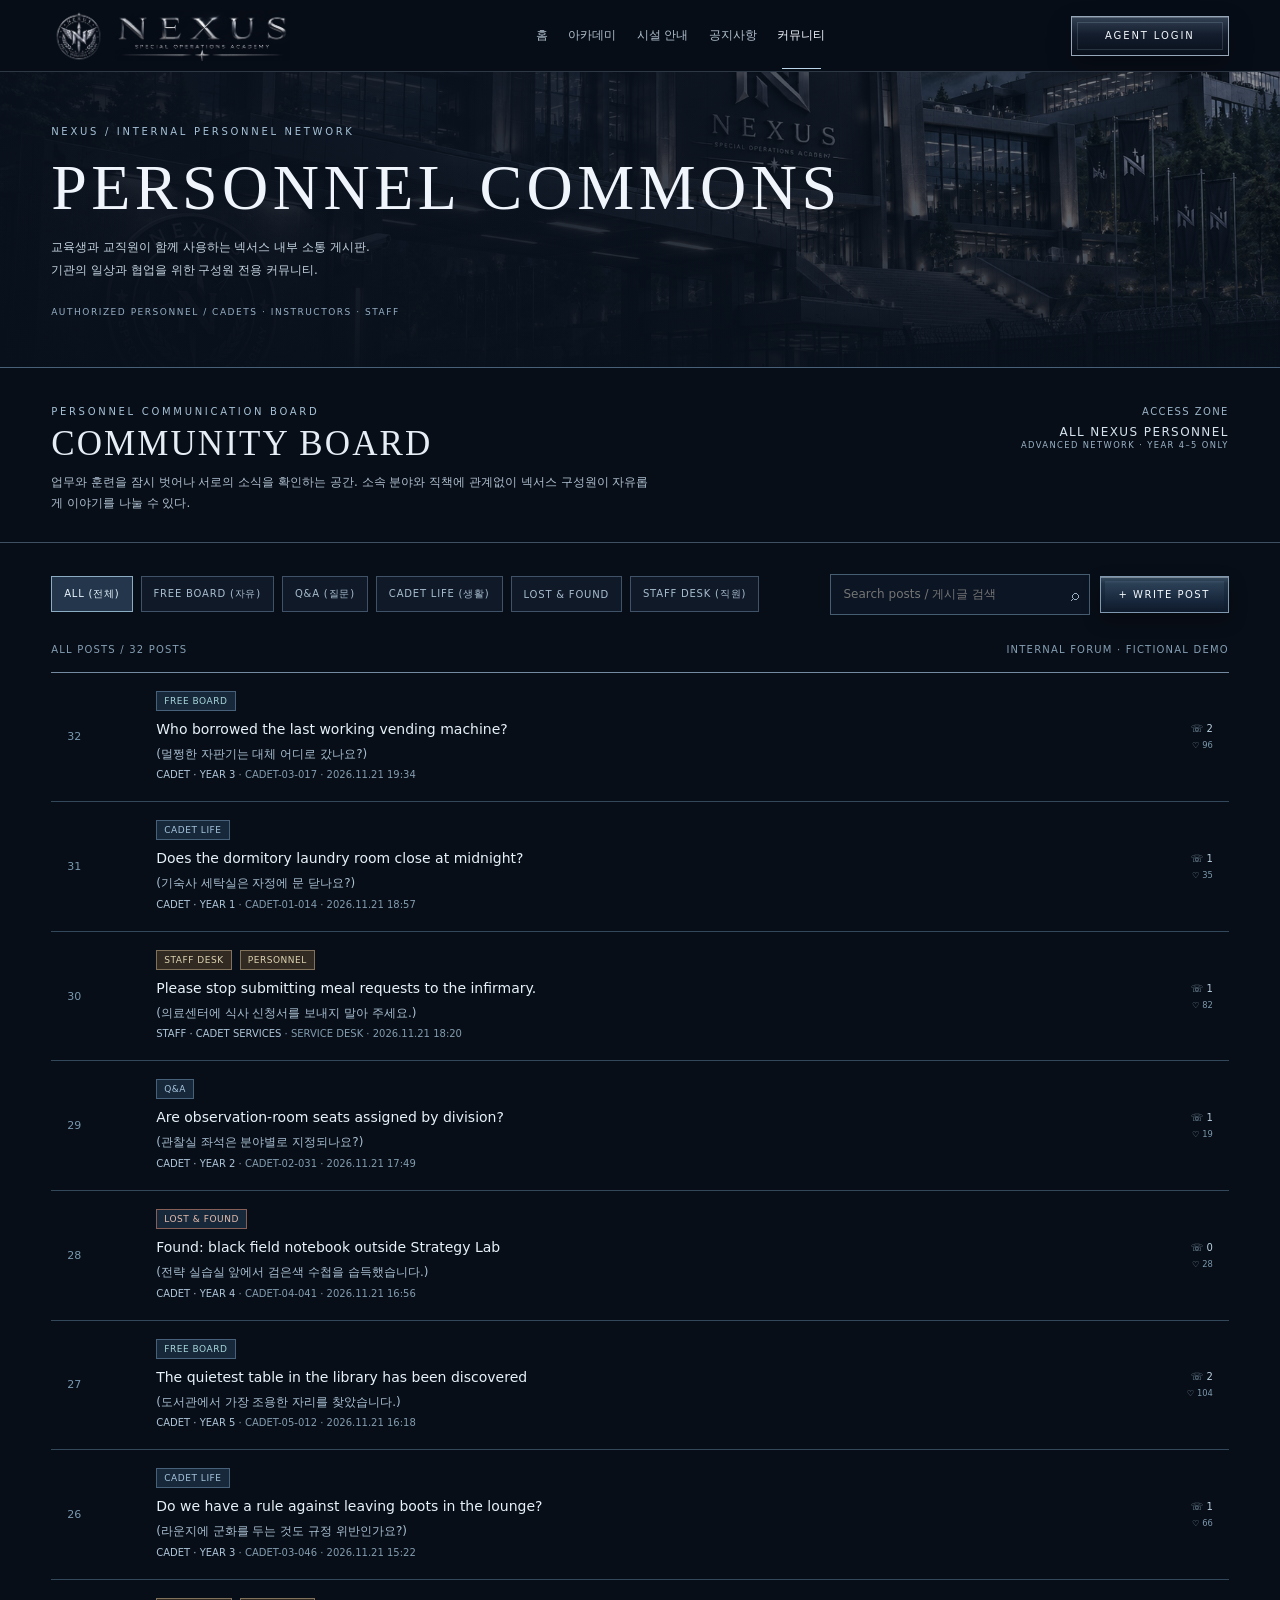
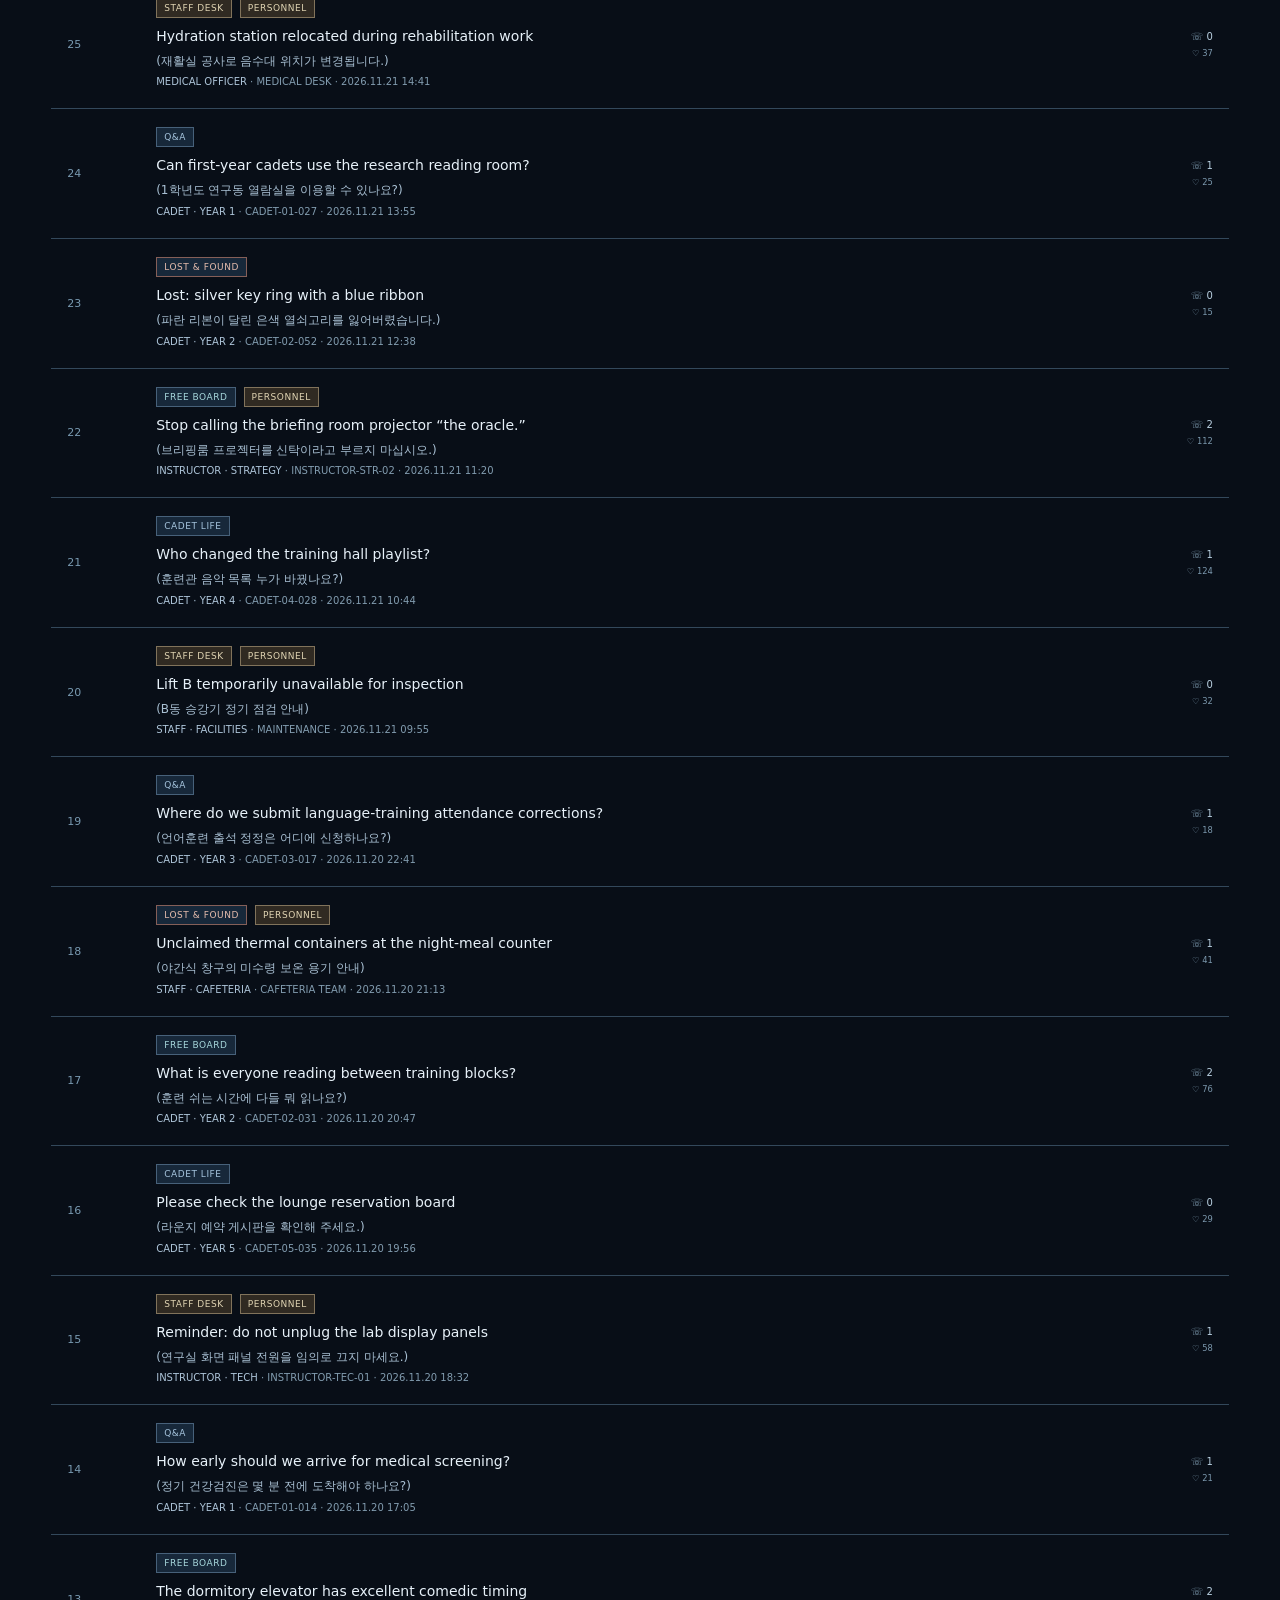
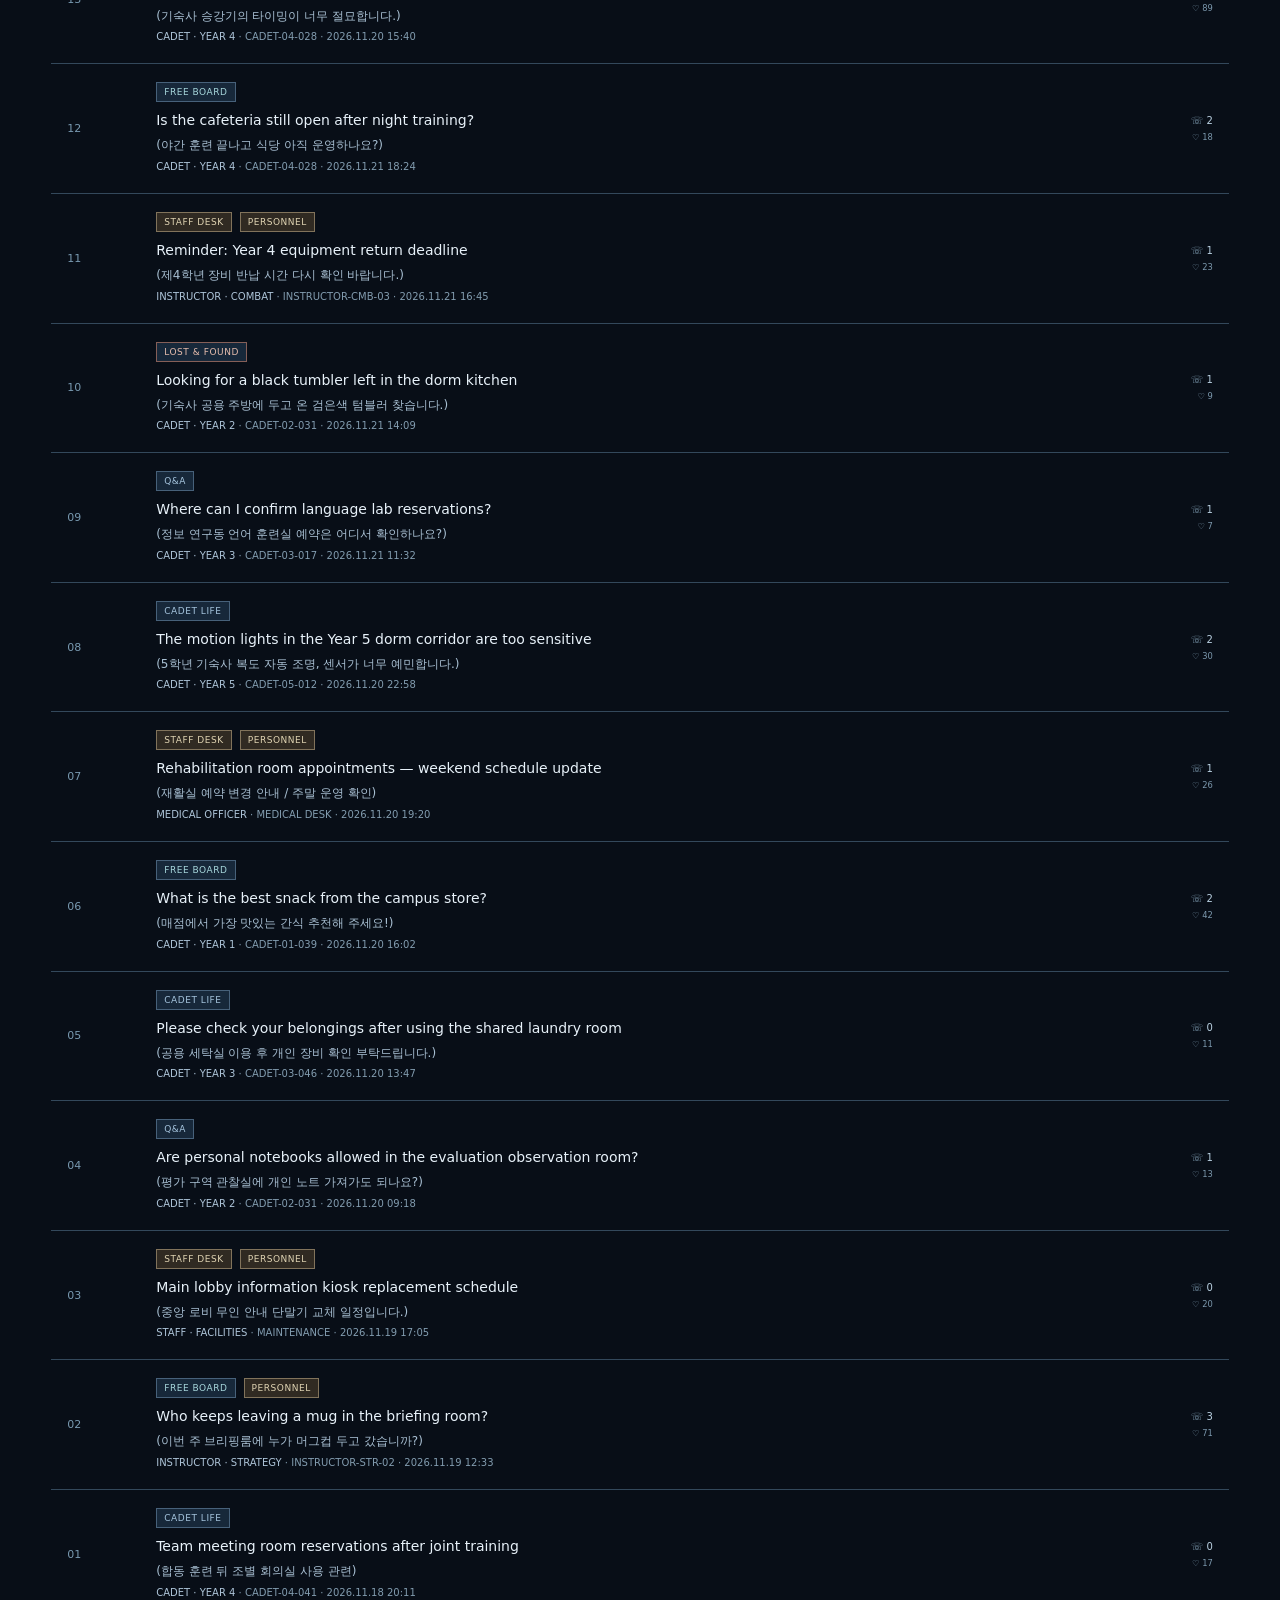
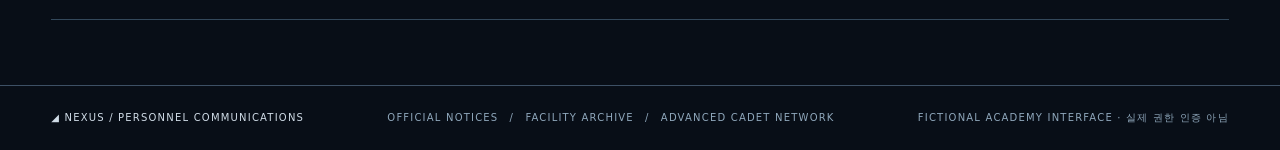
<file: community.html>
<!doctype html><html lang="ko"><head><meta name="robots" content="noindex, nofollow, noarchive"><meta charset="utf-8"><meta name="viewport" content="width=device-width,initial-scale=1"><meta name="description" content="NEXUS Personnel Commons – fictional academy community"><title>NEXUS | Personnel Commons</title><style>*{box-sizing:border-box}html{scroll-behavior:smooth}body{margin:0;background:#080e17;color:#e6edf5;font-family:system-ui,-apple-system,"Pretendard","Noto Sans KR",sans-serif}button,input,select,textarea{font:inherit}button{cursor:pointer}a{color:inherit;text-decoration:none}button:focus-visible,a:focus-visible,input:focus-visible,select:focus-visible,textarea:focus-visible{outline:2px solid #b5def6;outline-offset:3px}
.header{height:72px;position:sticky;top:0;z-index:70;display:flex;align-items:center;justify-content:space-between;gap:16px;padding:0 clamp(18px,4vw,68px);background:rgba(8,14,24,.96);border-bottom:1px solid rgba(172,194,213,.24);backdrop-filter:blur(16px)}.identity{display:flex;gap:10px;align-items:center;flex:none}.identity .seal{width:54px;height:54px;object-fit:contain}.identity .wordmark{width:175px;max-height:53px;object-fit:contain}.navigation{display:flex;align-items:center;gap:clamp(12px,1.6vw,25px);font-size:12px;color:#b1c1d0}.navigation a{padding:25px 0;position:relative;white-space:nowrap}.navigation a:hover,.navigation a[aria-current]{color:#f4f9ff}.navigation a[aria-current]:after{content:"";position:absolute;bottom:0;left:10%;right:10%;height:1px;background:#bad5e7}.access{position:relative;display:inline-flex;align-items:center;justify-content:center;flex:0 0 auto;min-width:158px;min-height:40px;padding:9px 17px;border:1px solid #95a7b8;color:#f4f8fc;font-size:10px;letter-spacing:.19em;background:linear-gradient(180deg,rgba(53,69,87,.95),rgba(21,31,47,.94) 45%,rgba(9,16,28,.98));box-shadow:inset 0 1px #ffffff38,0 10px 24px #0004;white-space:nowrap}.access::before{content:"";position:absolute;inset:5px;border:1px solid #c9deef29;pointer-events:none}.access:hover{border-color:#c7dcef;box-shadow:0 0 20px #a9d0f31a,inset 0 1px #ffffff55}.menu{display:none;background:#172435;border:1px solid #546b82;color:#eef5ff;padding:8px 11px}.wrap{max-width:1300px;margin:0 auto;padding-left:clamp(18px,4vw,62px);padding-right:clamp(18px,4vw,62px)}
.hero{position:relative;overflow:hidden;min-height:270px;display:flex;align-items:center;border-bottom:1px solid #486078;background:linear-gradient(90deg,#09111deF 0%,#0a1320e0 40%,#08142266 100%),url('images/site/academy-entrance-hq.png') center 47%/cover}.hero::after{content:"";position:absolute;inset:0;background:linear-gradient(0deg,#08101bde 0%,transparent 70%);pointer-events:none}.hero .wrap{position:relative;z-index:1;width:100%;padding-top:54px;padding-bottom:50px}.eyebrow{font-size:10px;letter-spacing:.27em;color:#a6c1d6}.hero h1{font:400 clamp(36px,5vw,64px) Georgia,serif;letter-spacing:.07em;margin:14px 0 11px;color:#f0f5fc}.hero p{font-size:12px;line-height:1.9;color:#c4d3e0;margin:0}.hero .hero-trail{font-size:9px;letter-spacing:.17em;color:#96aec4;margin-top:25px}.intro{display:flex;align-items:flex-start;justify-content:space-between;gap:30px;padding-top:38px;padding-bottom:28px;border-bottom:1px solid #3e5063}.intro h2{font:400 clamp(24px,3vw,35px) Georgia,serif;margin:7px 0 8px;letter-spacing:.06em}.intro p{font-size:12px;line-height:1.75;color:#aebfd0;max-width:600px;margin:0}.metadata{color:#9cb4c8;font-size:10px;letter-spacing:.14em;text-align:right;white-space:nowrap}.metadata b{display:block;color:#d5e4f0;margin-top:8px;font-size:12px;font-weight:500}.sheet{padding-top:31px;padding-bottom:65px}.controls{display:flex;justify-content:space-between;align-items:center;gap:16px;flex-wrap:wrap;margin-bottom:17px}.tabs{display:flex;flex-wrap:wrap;gap:8px}.tab{color:#a7bdcf;padding:10px 12px;border:1px solid #3f5267;background:#101928;font-size:10px;letter-spacing:.08em}.tab:hover,.tab.active{color:#eaf6ff;background:#23364b;border-color:#8cacc3}.tools{display:flex;gap:10px;align-items:center}.search{position:relative}.search input{height:41px;width:min(260px,45vw);padding:9px 34px 9px 13px;background:#0b1523;border:1px solid #475d72;color:#eff6fc;font-size:12px}.search span{position:absolute;right:11px;top:11px;color:#9aacc0}.steel{position:relative;border:1px solid #8199b0;background:linear-gradient(180deg,#50667c,#2b4055 19%,#17263b 70%,#101b2b);box-shadow:inset 0 1px #fff5,inset 0 0 0 4px #0d1b2d55,0 7px 18px #0004;color:#f3f8fc;padding:12px 18px;font-size:10px;letter-spacing:.15em;white-space:nowrap}.steel:hover{border-color:#c6dded;background:linear-gradient(180deg,#698298,#344e66 22%,#1c3348 75%,#122237)}.statusline{display:flex;justify-content:space-between;gap:10px;padding:12px 0 17px;color:#859fb4;font-size:10px;letter-spacing:.12em}.statusline b{font-weight:450;color:#c3d9e7}.post-list{border-top:1px solid #748aa0}.post{width:100%;display:grid;grid-template-columns:74px minmax(0,1fr) 100px;align-items:center;gap:15px;text-align:left;padding:18px 16px;background:transparent;color:inherit;border:0;border-bottom:1px solid #33485b;transition:background .17s}.post:hover,.post:focus-visible{background:#152338}.post-index{font-size:11px;color:#7899b0}.post-main{min-width:0}.post-cats{display:flex;align-items:center;gap:8px;flex-wrap:wrap;margin-bottom:8px}.cat{font-size:9px;letter-spacing:.06em;padding:4px 7px;color:#a6c5de;border:1px solid #47617a;background:#17283a}.cat.staff{color:#e0d4b3;border-color:#81735b;background:#302a22}.cat.free{color:#a7d7dc}.cat.lost{color:#e6bdad;border-color:#855f58}.post-main strong{display:block;font-size:14px;font-weight:500;line-height:1.5;color:#e7f1f9;overflow-wrap:anywhere}.post-byline{margin-top:8px;color:#829caf;font-size:10px;line-height:1.6}.post-byline .role{color:#adc4d8}.post-stats{text-align:right;font-size:10px;color:#7c99ae}.post-stats b{font-weight:500;color:#bad1e2}.post-stats small{display:block;margin-top:6px}.empty{text-align:center;padding:70px 10px;color:#9cb2c6;border-bottom:1px solid #34495f}.footer{border-top:1px solid #3d5065;padding:25px clamp(18px,4vw,68px);display:flex;justify-content:space-between;align-items:center;flex-wrap:wrap;gap:18px;color:#8fa7bb;font-size:10px;letter-spacing:.12em}.footer strong{font-weight:400;color:#d0dce7}.footer a:hover{color:white}
.overlay{position:fixed;inset:0;z-index:200;background:rgba(1,5,11,.84);backdrop-filter:blur(9px);display:grid;place-items:center;padding:14px}.overlay[hidden]{display:none!important}.dialog{width:min(780px,100%);max-height:min(850px,calc(100dvh - 28px));overflow:auto;border:1px solid #70879c;background:linear-gradient(150deg,#152334,#080f19);box-shadow:0 28px 95px #000a;padding:clamp(19px,4vw,40px)}.dialogtop{display:flex;justify-content:space-between;align-items:center;gap:12px;border-bottom:1px solid #465c72;padding-bottom:18px;margin-bottom:23px}.dialogtop small{font-size:10px;letter-spacing:.2em;color:#9fb8cd}.close{background:#182739;color:#e6f0f7;border:1px solid #648099;padding:9px 12px}.close:hover{background:#2a4258}.detail-title{font-size:clamp(21px,3.5vw,30px);line-height:1.45;margin:12px 0 14px;font-weight:500;overflow-wrap:anywhere}.detail-meta{font-size:11px;color:#96afc2;line-height:1.8;padding-bottom:19px;border-bottom:1px solid #364d61}.detail-content{font-size:14px;color:#d6e2ee;line-height:2;white-space:pre-wrap;overflow-wrap:anywhere;padding:22px 0 25px;min-height:100px}.detail-footer{display:flex;justify-content:space-between;align-items:center;gap:10px;padding:10px 0 21px;border-bottom:1px solid #41576a}.like{border:1px solid #56728c;background:#13273a;color:#cbdfea;padding:8px 13px;font-size:11px}.like[aria-pressed=true]{color:#ecf6ff;background:#31536d}.comments-heading{font-size:13px;font-weight:500;margin:24px 0 17px}.comment{padding:14px 0;border-bottom:1px solid #33475b}.comment-head{display:flex;justify-content:space-between;gap:10px;align-items:center}.comment-head strong{font-size:11px;font-weight:500;color:#e5edf7}.comment-head small{font-size:9px;color:#92aec2}.comment p{white-space:pre-wrap;overflow-wrap:anywhere;font-size:12px;color:#bdcbd9;line-height:1.8;margin:9px 0 0}.composer{margin-top:22px;padding-top:4px}.composer label,.formfield label{display:block;font-size:10px;letter-spacing:.11em;color:#a6bfd2;margin-bottom:8px}.composer textarea,.formfield input,.formfield select,.formfield textarea{display:block;width:100%;background:#0a1522;border:1px solid #4a6177;color:#e9f2f9;padding:12px;font-size:13px;line-height:1.65}.composer textarea,.formfield textarea{min-height:100px;resize:vertical}.composer-actions{display:flex;justify-content:space-between;align-items:center;gap:12px;margin-top:12px;flex-wrap:wrap}.hint{font-size:10px;color:#83a0b7;line-height:1.7}.formfields{display:grid;grid-template-columns:1fr 1fr;gap:18px}.formfield.wide{grid-column:1/-1}.formactions{margin-top:20px;display:flex;justify-content:space-between;gap:14px;align-items:center}.no-scroll{overflow:hidden}
@media(max-width:1080px){.identity .wordmark{width:140px}.navigation{gap:13px}}@media(max-width:940px){.navigation{display:none}.navigation.open{display:flex;position:absolute;left:0;right:0;top:100%;padding:12px 22px;background:#0b1421;border-bottom:1px solid #4b6075;flex-direction:column;align-items:stretch;gap:0}.navigation.open a{padding:12px}.menu{display:block}.header{gap:10px}}@media(max-width:650px){.header{height:65px}.identity{gap:4px}.identity .seal{width:39px;height:39px}.identity .wordmark{width:108px}.access{min-width:0;min-height:37px;padding:8px 12px;font-size:9px;letter-spacing:.13em}.hero{min-height:235px}.hero .wrap{padding-top:43px;padding-bottom:40px}.hero h1{font-size:37px}.hero p{font-size:11px}.intro{padding-top:26px;gap:12px}.intro h2{font-size:25px}.metadata{display:none}.sheet{padding-top:23px}.controls{align-items:stretch;flex-direction:column}.tools{width:100%}.search{flex:1}.search input{width:100%}.steel{padding:11px 13px;letter-spacing:.08em}.tabs{gap:5px}.tab{padding:9px 8px;font-size:9px}.post{grid-template-columns:41px minmax(0,1fr) 57px;gap:7px;padding:17px 5px}.post-index{font-size:9px}.post-main strong{font-size:12px}.post-byline{font-size:9px}.post-stats{font-size:9px}.post-stats small{display:none}.dialog{padding:18px}.formfields{grid-template-columns:1fr;gap:14px}.formfield.wide{grid-column:auto}.detail-content{font-size:13px}.dialogtop small{letter-spacing:.1em}}@media(prefers-reduced-motion:reduce){*{scroll-behavior:auto!important;transition:none!important}}

/* v4.50 — narrow-screen header: keep AGENT LOGIN fully inside viewport */
@media (max-width: 700px) {
  .header {
    box-sizing:border-box!important;
    width:100%!important;
    max-width:100vw!important;
    min-width:0!important;
    padding-left:12px!important;
    padding-right:12px!important;
    gap:7px!important;
    display:flex!important;
    flex-wrap:nowrap!important;
    justify-content:space-between!important;
    align-items:center!important;
  }
  .header .identity {
    flex:0 1 auto!important;
    width:auto!important;
    min-width:0!important;
    max-width:calc(100% - 157px)!important;
    gap:4px!important;
    overflow:hidden!important;
  }
  .header .identity img:not(.metal-wordmark-header):not(.wordmark) {
    display:block!important;
    width:33px!important;
    height:33px!important;
    min-width:33px!important;
    max-width:33px!important;
    flex:0 0 33px!important;
    padding:0!important;
    object-fit:contain!important;
  }
  .header .identity img.metal-wordmark-header,
  .header .identity img.wordmark {
    display:block!important;
    width:108px!important;
    max-width:calc(100% - 37px)!important;
    min-width:0!important;
    height:auto!important;
    max-height:38px!important;
    padding:0!important;
    flex:0 1 108px!important;
    object-fit:contain!important;
    object-position:left center!important;
  }
  .header a.access {
    box-sizing:border-box!important;
    flex:0 0 110px!important;
    width:110px!important;
    min-width:110px!important;
    max-width:110px!important;
    height:37px!important;
    min-height:37px!important;
    max-height:37px!important;
    padding:7px 5px!important;
    font-size:8px!important;
    line-height:1.25!important;
    letter-spacing:.09em!important;
    text-align:center!important;
    white-space:nowrap!important;
    overflow:hidden!important;
  }
  .header a.access::before{inset:4px!important;}
  .header .menu{
    flex:0 0 34px!important;
    box-sizing:border-box!important;
    width:34px!important;
    min-width:34px!important;
    height:35px!important;
    padding:5px 7px!important;
    display:block!important;
    font-size:17px!important;
  }
  .header .navigation:not(.open){display:none!important;}
  .header .navigation.open{max-width:100vw!important;box-sizing:border-box!important;}
}
@media(max-width:370px){
  .header{padding-left:9px!important;padding-right:9px!important;gap:5px!important;}
  .header .identity{max-width:calc(100% - 148px)!important;}
  .header .identity img:not(.metal-wordmark-header):not(.wordmark){width:30px!important;height:30px!important;min-width:30px!important;max-width:30px!important;flex-basis:30px!important;}
  .header .identity img.metal-wordmark-header,.header .identity img.wordmark{width:98px!important;max-width:calc(100% - 34px)!important;flex-basis:98px!important;}
  .header a.access{flex-basis:105px!important;width:105px!important;min-width:105px!important;max-width:105px!important;}
  .header .menu{flex-basis:33px!important;width:33px!important;min-width:33px!important;}
}


/* v4.51 — original English + Korean translations across all seeded threads */
.post-main .en-title,.post-main .ko-title,.detail-title .en-title,.detail-title .ko-title{display:block}
.post-main .ko-title{margin-top:5px;color:#a8bfd2;font-size:12px;font-weight:400;line-height:1.55}
.detail-title .ko-title{margin-top:9px;color:#afc5d7;font-size:.65em;font-weight:400;line-height:1.6}
.detail-content{white-space:normal;padding-top:24px;padding-bottom:26px}
.lang-section{padding:0 0 8px}
.lang-section.translation{margin-top:24px;padding:18px 20px 10px;background:linear-gradient(130deg,#1a2b3e,#101d2c);border-left:2px solid #8bacc7}
.lang-mark{color:#93b1c8;font-size:9px;letter-spacing:.17em;margin:0 0 14px}
.en-paragraph,.ko-paragraph{font-size:14px;line-height:1.95;margin:0 0 17px;white-space:pre-wrap;overflow-wrap:anywhere}
.en-paragraph{color:#e3edf6}.ko-paragraph{color:#c1d0df}
.comment .comment-en{color:#d6e5f2;line-height:1.85;margin-top:11px}
.comment .comment-ko{color:#9db9ce;line-height:1.85;margin-top:6px}
@media(max-width:650px){.post-main .ko-title{font-size:11px}.detail-title .ko-title{font-size:.72em}.lang-section.translation{padding:14px 14px 5px}.en-paragraph,.ko-paragraph{font-size:13px;line-height:1.85}}
</style><link rel="stylesheet" href="image-protection.css"></head><body>
<header class="header"><a class="identity" href="index.html"><img class="seal" src="images/branding/seal-complete.png" alt="NEXUS 엠블럼"><img class="wordmark" src="images/branding/nexus-metal-wordmark-cropped.png" alt="NEXUS"></a><nav class="navigation" id="navigation" aria-label="주 메뉴"><a href="index.html">홈</a><a href="index.html#about">아카데미</a><a href="facilities.html">시설 안내</a><a href="notices.html">공지사항</a><a href="community.html" aria-current="page">커뮤니티</a></nav><a class="access" href="internal.html">AGENT LOGIN</a><button class="menu" id="mobileMenu" aria-label="메뉴 펼치기" aria-expanded="false">☰</button></header>
<main><section class="hero"><div class="wrap"><div class="eyebrow">NEXUS / INTERNAL PERSONNEL NETWORK</div><h1>PERSONNEL COMMONS</h1><p>교육생과 교직원이 함께 사용하는 넥서스 내부 소통 게시판.<br>기관의 일상과 협업을 위한 구성원 전용 커뮤니티.</p><div class="hero-trail">AUTHORIZED PERSONNEL / CADETS · INSTRUCTORS · STAFF</div></div></section>
<div class="wrap intro"><div><div class="eyebrow">PERSONNEL COMMUNICATION BOARD</div><h2>COMMUNITY BOARD</h2><p>업무와 훈련을 잠시 벗어나 서로의 소식을 확인하는 공간. 소속 분야와 직책에 관계없이 넥서스 구성원이 자유롭게 이야기를 나눌 수 있다.</p></div><div class="metadata">ACCESS ZONE<b>ALL NEXUS PERSONNEL</b><small>ADVANCED NETWORK · YEAR 4–5 ONLY</small></div></div>
<section class="wrap sheet"><div class="controls"><div class="tabs" id="tabs" role="group" aria-label="게시판 분류"><button class="tab active" data-category="ALL" type="button">ALL (전체)</button><button class="tab" data-category="FREE" type="button">FREE BOARD (자유)</button><button class="tab" data-category="QNA" type="button">Q&amp;A (질문)</button><button class="tab" data-category="LIFE" type="button">CADET LIFE (생활)</button><button class="tab" data-category="LOST" type="button">LOST &amp; FOUND</button><button class="tab" data-category="STAFF" type="button">STAFF DESK (직원)</button></div><div class="tools"><label class="search"><input id="search" type="search" placeholder="Search posts / 게시글 검색" aria-label="게시글 검색"><span aria-hidden="true">⌕</span></label><button class="steel" id="newPost" type="button">+ WRITE POST</button></div></div>
<div class="statusline"><span id="resultCount">COMMUNITY / ALL POSTS</span><span>INTERNAL FORUM · FICTIONAL DEMO</span></div><div class="post-list" id="postList" aria-live="polite"></div></section></main>
<footer class="footer"><strong>◢ NEXUS / PERSONNEL COMMUNICATIONS</strong><span><a href="notices.html">OFFICIAL NOTICES</a>　/　<a href="facilities.html">FACILITY ARCHIVE</a>　/　<a href="internal.html">ADVANCED CADET NETWORK</a></span><span>FICTIONAL ACADEMY INTERFACE · 실제 권한 인증 아님</span></footer>
<div class="overlay" id="threadOverlay" hidden><article class="dialog" role="dialog" aria-modal="true" aria-labelledby="threadTitle" tabindex="-1"><div class="dialogtop"><small>PERSONNEL COMMONS / THREAD</small><button class="close" id="closeThread" type="button" aria-label="게시글 닫기">✕ CLOSE</button></div><div id="threadContent"></div></article></div>
<div class="overlay" id="writeOverlay" hidden><article class="dialog" role="dialog" aria-modal="true" aria-labelledby="writeHeading" tabindex="-1"><div class="dialogtop"><small>PERSONNEL COMMONS / NEW POST</small><button class="close" id="closeWrite" type="button" aria-label="글쓰기 닫기">✕ CLOSE</button></div><h2 class="detail-title" id="writeHeading">NEW COMMUNITY POST <span style="font-size:14px;color:#9eb3c8;font-weight:400">(새 글 작성)</span></h2><form id="postForm" novalidate><div class="formfields"><div class="formfield"><label for="postName">CALLSIGN / DISPLAY NAME (호출명)</label><input id="postName" maxlength="24" required placeholder="예: CADET-03-017"></div><div class="formfield"><label for="postRole">PERSONNEL TYPE (소속)</label><select id="postRole"><option value="CADET · YEAR 1">CADET · YEAR 1</option><option value="CADET · YEAR 2">CADET · YEAR 2</option><option value="CADET · YEAR 3">CADET · YEAR 3</option><option value="CADET · YEAR 4">CADET · YEAR 4</option><option value="CADET · YEAR 5">CADET · YEAR 5</option><option value="INSTRUCTOR">INSTRUCTOR</option><option value="EVALUATOR">EVALUATOR</option><option value="MEDICAL OFFICER">MEDICAL OFFICER</option><option value="STAFF">STAFF</option></select></div><div class="formfield"><label for="postCategory">BOARD (게시판)</label><select id="postCategory"><option value="FREE">FREE BOARD (자유게시판)</option><option value="QNA">Q&amp;A (질문·답변)</option><option value="LIFE">CADET LIFE (교육생 생활)</option><option value="LOST">LOST &amp; FOUND (분실물)</option><option value="STAFF">STAFF DESK (직원 게시판)</option></select></div><div class="formfield wide"><label for="postTitle">SUBJECT (제목)</label><input id="postTitle" maxlength="120" required placeholder="제목을 입력해 주세요"></div><div class="formfield wide"><label for="postBody">MESSAGE (본문)</label><textarea id="postBody" maxlength="5000" minlength="2" required placeholder="게시글 내용을 입력해 주세요"></textarea></div></div><div class="formactions"><span class="hint"></span><button class="steel" type="submit">PUBLISH POST ↗</button></div></form></article></div>
<script src="image-protection.js" defer></script><script>(()=>{'use strict';
const SEED=[{"id":"PX-045","category":"FREE","role":"CADET · YEAR 3","name":"CADET-03-017","time":"2026.11.21 19:34","title":"멀쩡한 자판기는 대체 어디로 갔나요?","body":"강의실 C 옆에 있던 자판기 보신 분 계신가요? 오늘 아침 바닥 청소 이후로 사라졌어요.\n\n커피 자판기를 찾겠다고 장비 분실 신고서를 작성할 생각은 없고요. 그냥 커피가 어디로 갔는지 알고 싶습니다.","likes":96,"comments":[["STAFF · FACILITIES","MAINTENANCE","전기 공사로 서쪽 복도로 옮겼습니다. 내일 원래 자리로 돌아갑니다.","Relocated to the west corridor for electrical work. It will return tomorrow."],["CADET · YEAR 4","CADET-04-028","중대한 비상사태가 해결됐네요.","A genuine emergency has been resolved."]],"enTitle":"Who borrowed the last working vending machine?","enBody":"Has anyone seen the vending machine that used to be beside Lecture Hall C? It disappeared after the floor was cleaned this morning.\n\nI am not filing a missing-equipment report for a machine that sells coffee. I just want to know where the coffee went."},{"id":"PX-044","category":"LIFE","role":"CADET · YEAR 1","name":"CADET-01-014","time":"2026.11.21 18:57","title":"기숙사 세탁실은 자정에 문 닫나요?","body":"내일 아침 훈련이 있는데 여벌 훈련복을 아직 세탁기에 넣어뒀다는 걸 방금 깨달았어요.\n\n소등 이후에도 세탁실에 들어갈 수 있나요? 아니면 아침에 할 변명을 준비해야 할까요?","likes":35,"comments":[["CADET · YEAR 2","CADET-02-031","세탁실은 열려 있는데 정숙 시간 규정은 그대로 적용돼요.","The room stays open, but the quiet-hours rule still applies."]],"enTitle":"Does the dormitory laundry room close at midnight?","enBody":"I have an early drill tomorrow and just realized my spare training clothes are still in the wash.\n\nIs the laundry room accessible after lights-out, or should I prepare a very convincing explanation for the morning?"},{"id":"PX-043","category":"STAFF","role":"STAFF · CADET SERVICES","name":"SERVICE DESK","time":"2026.11.21 18:20","title":"의료센터에 식사 신청서를 보내지 말아 주세요.","body":"이번 주 의료센터에서 야간 식사 신청서 여섯 건이 교육생 지원실로 전달됐습니다.\n\n식사 관련 신청은 식당 안내 데스크에서 처리합니다. 설명이 아무리 설득력 있어도 의료진은 디저트 추가 배식을 승인할 수 없습니다.","likes":82,"comments":[["MEDICAL OFFICER","MEDICAL DESK","이 안내에 진심으로 감사드립니다.","We appreciate this clarification more than you know."]],"enTitle":"Please stop submitting meal requests to the infirmary.","enBody":"The Medical Center has forwarded six requests for late meals to Cadet Services this week.\n\nMeal arrangements are handled by the cafeteria desk. Medical personnel cannot authorize an extra serving of dessert, regardless of how convincing the attached explanation may be."},{"id":"PX-042","category":"QNA","role":"CADET · YEAR 2","name":"CADET-02-031","time":"2026.11.21 17:49","title":"관찰실 좌석은 분야별로 지정되나요?","body":"금요일 관찰실 출입 승인을 받았는데 일정표에는 구역만 적혀 있고 좌석 번호는 없네요.\n\n먼저 입구 안내 데스크에 보고해야 하나요, 아니면 조원들이 함께 입장해도 되나요?","likes":19,"comments":[["EVALUATOR","EVAL OFFICE","먼저 안내 데스크에 보고해 주세요. 좌석은 입실 확인 시 배정됩니다.","Report to the desk first. Seat assignments are issued at check-in."]],"enTitle":"Are observation-room seats assigned by division?","enBody":"Our group received observation-room access for Friday. The schedule lists a sector but no seat numbers.\n\nShould we report to the entrance desk first, or can everyone enter together?"},{"id":"PX-041","category":"LOST","role":"CADET · YEAR 4","name":"CADET-04-041","time":"2026.11.21 16:56","title":"전략 실습실 앞에서 검은색 수첩을 습득했습니다.","body":"전략 실습실 2 앞 벤치에 작은 검은색 현장 수첩이 남아 있었습니다. 표지에는 이름이 없습니다.\n\n담당 감독관에게 전달해 두었으니, 본인 것이라면 내용 확인 후 찾아가 주세요.","likes":28,"comments":[],"enTitle":"Found: black field notebook outside Strategy Lab","enBody":"A small black field notebook was left on the bench near Strategy Lab 2. There is no name written on the cover.\n\nI handed it to the lab supervisor. Please identify its contents to claim it."},{"id":"PX-040","category":"FREE","role":"CADET · YEAR 5","name":"CADET-05-012","time":"2026.11.21 16:18","title":"도서관에서 가장 조용한 자리를 찾았습니다.","body":"3층 동쪽 창가, 참고자료 서가 뒤편 테이블입니다.\n\n누가 물으면 저는 거기에 없었다고 해주세요. 그리고 의자가 보기만큼 편하지는 않아요.","likes":104,"comments":[["CADET · YEAR 3","CADET-03-017","방금 캠퍼스 전체에 알려주셨는데요.","You just told the entire campus."],["CADET · YEAR 5","CADET-05-012","그게 실수였네요.","That was the mistake."]],"enTitle":"The quietest table in the library has been discovered","enBody":"Third floor. East window. The table behind the reference shelves.\n\nIf anyone asks, I was never here. Also, the chair is not as comfortable as it looks."},{"id":"PX-039","category":"LIFE","role":"CADET · YEAR 3","name":"CADET-03-046","time":"2026.11.21 15:22","title":"라운지에 군화를 두는 것도 규정 위반인가요?","body":"공용 라운지에 누군가 군화 세 켤레를 회의하듯 나란히 세워 놓았습니다.\n\n장난인지, 설치 미술인지, 특이한 장비 점검인지 알고 싶습니다.","likes":66,"comments":[["INSTRUCTOR · COMBAT","INSTRUCTOR-CMB-03","야간 점검 전까지 군화를 치워 주세요.","Remove the boots before the evening inspection."]],"enTitle":"Do we have a rule against leaving boots in the lounge?","enBody":"Someone left three pairs of boots in the common lounge and arranged them like a meeting.\n\nI would like to know if this is a prank, an art installation, or a very unusual equipment inspection."},{"id":"PX-038","category":"STAFF","role":"MEDICAL OFFICER","name":"MEDICAL DESK","time":"2026.11.21 14:41","title":"재활실 공사로 음수대 위치가 변경됩니다.","body":"재활실 B 외부의 음수대가 임시로 중앙 접수대 옆으로 이동합니다.\n\n복도가 혼잡하지 않도록 협조해 주세요. 음수대는 정상 이용 가능하며, 예정된 치료 일정은 변경되지 않습니다.","likes":37,"comments":[],"enTitle":"Hydration station relocated during rehabilitation work","enBody":"The hydration station outside Rehabilitation Room B will temporarily move next to the main reception desk.\n\nPlease keep the corridor clear. Water is available as usual, and no scheduled treatment appointments are affected."},{"id":"PX-037","category":"QNA","role":"CADET · YEAR 1","name":"CADET-01-027","time":"2026.11.21 13:55","title":"1학년도 연구동 열람실을 이용할 수 있나요?","body":"캠퍼스 안내도에는 연구동 열람실이 나오는데 1학년 이용 시간을 못 찾겠어요.\n\n제한 문서 보관실 말고 언어 참고자료 서가만 이용하려고 합니다.","likes":25,"comments":[["STAFF · RESEARCH","RESEARCH OFFICE","일반 참고자료 서가는 감독 자율학습 시간에 이용할 수 있습니다.","General reference shelves are accessible during supervised study hours."]],"enTitle":"Can first-year cadets use the research reading room?","enBody":"The reading room appears on our campus directory, but I cannot find the hours for first-year access.\n\nI only need the language-reference shelves, not the restricted archives."},{"id":"PX-036","category":"LOST","role":"CADET · YEAR 2","name":"CADET-02-052","time":"2026.11.21 12:38","title":"파란 리본이 달린 은색 열쇠고리를 잃어버렸습니다.","body":"식당과 동쪽 기숙사 사이에서 파란 리본이 달린 은색 열쇠고리를 잃어버렸습니다.\n\n출입 열쇠가 들어 있는 물건은 아닙니다. 발견하시면 기숙사 안내 데스크에 맡겨 주시면 감사하겠습니다.","likes":15,"comments":[],"enTitle":"Lost: silver key ring with a blue ribbon","enBody":"I lost a silver key ring with a small blue ribbon between the cafeteria and Dormitory East.\n\nIt does not contain any access keys. I would appreciate it if anyone who finds it could leave it at the dormitory desk."},{"id":"PX-035","category":"FREE","role":"INSTRUCTOR · STRATEGY","name":"INSTRUCTOR-STR-02","time":"2026.11.21 11:20","title":"브리핑룸 프로젝터를 신탁이라고 부르지 마십시오.","body":"브리핑룸 프로젝터는 정기 점검 중입니다. 간헐적인 화면 깜빡임이 미래 평가 점수를 예언하는 것은 아닙니다.\n\n실제 장비 고장은 정해진 절차에 따라 신고해 주시기 바랍니다.","likes":112,"comments":[["CADET · YEAR 4","CADET-04-028","알겠습니다. 그럼 프린터에게 물어보겠습니다.","Understood. We will consult the printer instead."],["INSTRUCTOR · STRATEGY","INSTRUCTOR-STR-02","그러지 마십시오.","Do not."]],"enTitle":"Stop calling the briefing room projector “the oracle.”","enBody":"The briefing room projector is undergoing scheduled maintenance. Its occasional flickering does not constitute a prediction of future evaluation scores.\n\nPlease report actual equipment faults through the correct channel."},{"id":"PX-034","category":"LIFE","role":"CADET · YEAR 4","name":"CADET-04-028","time":"2026.11.21 10:44","title":"훈련관 음악 목록 누가 바꿨나요?","body":"오늘 아침 체력 순환 훈련 중에 피아노 발라드가 나올 줄은 몰랐습니다.\n\n음악 목록 담당자는 훈장을 받거나 아주 자세한 해명을 해야 할 것 같습니다.","likes":124,"comments":[["CADET · YEAR 3","CADET-03-046","그래도 타이밍은 완벽했어요.","The timing was excellent, though."]],"enTitle":"Who changed the training hall playlist?","enBody":"I did not expect a piano ballad during a conditioning circuit this morning.\n\nWhoever was in charge of the playlist deserves either a medal or a very detailed explanation."},{"id":"PX-033","category":"STAFF","role":"STAFF · FACILITIES","name":"MAINTENANCE","time":"2026.11.21 09:55","title":"B동 승강기 정기 점검 안내","body":"본관 B 승강기는 기계 점검이 완료될 때까지 운행이 중단됩니다.\n\nA 승강기 또는 지정 계단을 이용해 주세요. 의료 장비를 운반하는 직원은 시설 관리실로 연락해 주시기 바랍니다.","likes":32,"comments":[],"enTitle":"Lift B temporarily unavailable for inspection","enBody":"Lift B in the Main Building will remain out of service until the mechanical inspection is complete.\n\nPlease use Lift A or the marked stairwell. Personnel transporting medical equipment should contact Facilities for assistance."},{"id":"PX-032","category":"QNA","role":"CADET · YEAR 3","name":"CADET-03-017","time":"2026.11.20 22:41","title":"언어훈련 출석 정정은 어디에 신청하나요?","body":"지난 언어훈련 출석부에 서명했는데 결석으로 표시됐어요.\n\n교관에게 직접 연락하면 되나요, 아니면 정해진 정정 신청서가 있나요?","likes":18,"comments":[["STAFF · ACADEMIC AFFAIRS","ACADEMIC OFFICE","다음 근무일 18시 전까지 출석 정정 신청서를 제출해 주세요.","Submit the correction form before 18:00 on the following business day."]],"enTitle":"Where do we submit language-training attendance corrections?","enBody":"The last language-training session shows me as absent even though I signed the attendance sheet.\n\nShould I contact the instructor directly, or is there a standard correction request form?"},{"id":"PX-031","category":"LOST","role":"STAFF · CAFETERIA","name":"CAFETERIA TEAM","time":"2026.11.20 21:13","title":"야간식 창구의 미수령 보온 용기 안내","body":"야간식 창구에 이름이 없는 보온 용기 네 개가 남아 있습니다.\n\n내일 저녁까지 찾아가 주세요. 남은 용기는 식당 분실물 보관 선반으로 이동합니다.","likes":41,"comments":[["CADET · YEAR 1","CADET-01-014","그중 하나가 제 것일 수도 있어요. 죄송합니다!","One of those might be mine. Sorry!"]],"enTitle":"Unclaimed thermal containers at the night-meal counter","enBody":"Four unmarked thermal containers were left at the night-meal counter.\n\nPlease collect them by tomorrow evening. Remaining containers will be moved to the cafeteria lost-property shelf."},{"id":"PX-030","category":"FREE","role":"CADET · YEAR 2","name":"CADET-02-031","time":"2026.11.20 20:47","title":"훈련 쉬는 시간에 다들 뭐 읽나요?","body":"다음 주 평가 준비 수업 사이에 짧은 휴식 시간이 생깁니다.\n\n규정집 말고 10분씩 나눠 읽을 만한 책을 찾고 있어요.","likes":76,"comments":[["CADET · YEAR 5","CADET-05-012","장이 아주 짧은 책이요.","A book with very short chapters."],["CADET · YEAR 2","CADET-02-031","정말 도움이 되는 답변이네요. 감사합니다.","Extremely helpful. Thank you."]],"enTitle":"What is everyone reading between training blocks?","enBody":"We have a short break between assessment preparation sessions next week.\n\nI am looking for something I can finish in ten-minute intervals that is not another procedure manual."},{"id":"PX-029","category":"LIFE","role":"CADET · YEAR 5","name":"CADET-05-035","time":"2026.11.20 19:56","title":"라운지 예약 게시판을 확인해 주세요.","body":"오늘 저녁 같은 라운지 테이블을 여러 조가 예약해 둔 상태입니다. 공용 일정표는 오늘 오후 수정됐습니다.\n\n장비를 옮기기 전에 배정된 이용 시간을 다시 확인해 주세요.","likes":29,"comments":[],"enTitle":"Please check the lounge reservation board","enBody":"Several groups have reserved the same lounge table for tonight. The shared schedule was updated this afternoon.\n\nPlease confirm your assigned time slot before moving equipment into the room."},{"id":"PX-028","category":"STAFF","role":"INSTRUCTOR · TECH","name":"INSTRUCTOR-TEC-01","time":"2026.11.20 18:32","title":"연구실 화면 패널 전원을 임의로 끄지 마세요.","body":"기술 연구실의 화면 패널은 야간에 정기 진단 프로그램을 실행합니다.\n\n개인 기기 충전을 위해 전원 케이블을 뽑지 말아 주세요. 연구실 밖 충전대를 이용해 주시기 바랍니다.","likes":58,"comments":[["CADET · YEAR 3","CADET-03-017","그래서 화면이 자꾸 다시 켜졌던 거군요.","So that is why the screen kept turning itself back on."]],"enTitle":"Reminder: do not unplug the lab display panels","enBody":"The Technology Lab display panels run scheduled diagnostics overnight.\n\nPlease do not disconnect power cables to charge personal devices. Use the charging stations outside the lab instead."},{"id":"PX-027","category":"QNA","role":"CADET · YEAR 1","name":"CADET-01-014","time":"2026.11.20 17:05","title":"정기 건강검진은 몇 분 전에 도착해야 하나요?","body":"저희 1학년 조가 다음 주 정기 건강검진을 받습니다.\n\n안내문에는 시작 시각만 있고 접수 시간을 따로 적어 두지 않았네요.","likes":21,"comments":[["MEDICAL OFFICER","MEDICAL DESK","예약 시각 10분 전까지 도착해 주시기 바랍니다.","Please arrive ten minutes before your scheduled appointment."]],"enTitle":"How early should we arrive for medical screening?","enBody":"Our first-year group has a scheduled medical screening next week.\n\nThe appointment notice lists a start time but does not say when we should check in."},{"id":"PX-026","category":"FREE","role":"CADET · YEAR 4","name":"CADET-04-028","time":"2026.11.20 15:40","title":"기숙사 승강기의 타이밍이 너무 절묘합니다.","body":"장비 가방을 가득 들고 탈 때마다 승강기가 모든 층에 멈춥니다.\n\n우연이라는 건 알지만, 아무래도 저한테 개인적인 감정이 있는 것 같습니다.","likes":89,"comments":[["CADET · YEAR 5","CADET-05-012","계단을 이용해 보세요.","Try taking the stairs."],["CADET · YEAR 4","CADET-04-028","그런 조언을 기대한 건 아니었는데요.","That is not the advice I was hoping for."]],"enTitle":"The dormitory elevator has excellent comedic timing","enBody":"Every time I carry a full equipment bag, the elevator decides to stop on every single floor.\n\nI know it is probably coincidence. I still think it has a personal grudge."},{"id":"PX-025","category":"FREE","role":"CADET · YEAR 4","name":"CADET-04-028","time":"2026.11.21 18:24","title":"야간 훈련 끝나고 식당 아직 운영하나요?","body":"22시 전에 복귀할 예정인데 야간식 창구가 아직 운영 중인지 궁금합니다. 어제는 일정이 늦어져서 저녁을 놓쳤어요.\n\n혹시 오늘 먼저 다녀오신 분 있으면 메뉴도 알려주세요. 수프만 남아 있어도 좋습니다.","likes":18,"comments":[["CADET · YEAR 3","CADET-03-017","21:15부터 운영하던데요. 오늘은 치킨 샌드위치도 있었어요.","It opened at 21:15 when I checked. They had chicken sandwiches tonight, too."],["STAFF · CADET SERVICES","SERVICE DESK","야간식 운영 안내는 공지사항 NX-2026-021을 참고해 주세요.","Please refer to notice NX-2026-021 for the late-meal service schedule."]],"enTitle":"Is the cafeteria still open after night training?","enBody":"I should be back before 22:00. Does anyone know whether the late-meal counter is still open? My schedule ran over yesterday, and I missed dinner.\n\nIf someone has already been tonight, please let me know what is on the menu. Honestly, even soup would be fine."},{"id":"PX-024","category":"STAFF","role":"INSTRUCTOR · COMBAT","name":"INSTRUCTOR-CMB-03","time":"2026.11.21 16:45","title":"제4학년 장비 반납 시간 다시 확인 바랍니다.","body":"내일 합동 훈련에 사용되는 보호 장비는 오늘 20:00까지 지정된 보관실로 반납해 주시기 바랍니다.\n\n소속 팀별 수량을 확인한 뒤 반납하고, 고장이나 파손이 있는 경우 반드시 현장에서 담당자에게 말씀해 주세요.\n\n훈련장에 장비를 두고 퇴실하는 일이 없도록 부탁드립니다.","likes":23,"comments":[["CADET · YEAR 4","CADET-04-041","확인했습니다. 팀원들에게 전달하겠습니다.","Understood. I will notify the team."]],"enTitle":"Reminder: Year 4 equipment return deadline","enBody":"All protective equipment designated for tomorrow’s joint exercise must be returned to the assigned storage room by 20:00 today.\n\nVerify the quantity assigned to your team before turning it in. Report any damage or malfunction directly to the staff member on duty.\n\nDo not leave equipment behind in the training hall."},{"id":"PX-023","category":"LOST","role":"CADET · YEAR 2","name":"CADET-02-031","time":"2026.11.21 14:09","title":"기숙사 공용 주방에 두고 온 검은색 텀블러 찾습니다.","body":"어제 저녁 2층 공용 주방 오른쪽 조리대에 검은색 텀블러를 두고 나왔습니다.\n\n뚜껑에 작은 은색 스티커가 붙어 있어요. 습득하신 분은 댓글 부탁드립니다. 보관 중이라면 제가 찾아가겠습니다.","likes":9,"comments":[["CADET · YEAR 1","CADET-01-039","라운지 분실물 선반에서 비슷한 거 본 것 같아요. 확인해 보세요!","I think I saw something similar on the lost-and-found shelf in the lounge. You should check there!"]],"enTitle":"Looking for a black tumbler left in the dorm kitchen","enBody":"I left a black tumbler on the right-hand counter of the second-floor shared kitchen yesterday evening.\n\nThere is a small silver sticker on its lid. Please leave a comment if you found it. I can come pick it up wherever it is being kept."},{"id":"PX-022","category":"QNA","role":"CADET · YEAR 3","name":"CADET-03-017","time":"2026.11.21 11:32","title":"정보 연구동 언어 훈련실 예약은 어디서 확인하나요?","body":"언어 훈련실 이용 시간이 기존 시간표와 다르게 표시되어 질문드립니다.\n\n예약이 완료되면 담당 교관에게 별도로 확인받아야 하는지도 궁금합니다.","likes":7,"comments":[["STAFF · ACADEMIC OFFICE","ADMIN DESK","소속 분야 담당 교관실의 당일 예약 현황을 우선 확인해 주세요.","Please check the same-day reservation list at your division instructor’s office first."]],"enTitle":"Where can I confirm language lab reservations?","enBody":"The posted hours for the language training room in the Research Building do not match the timetable I was given.\n\nAlso, do I need to confirm my reservation separately with the instructor in charge?"},{"id":"PX-021","category":"LIFE","role":"CADET · YEAR 5","name":"CADET-05-012","time":"2026.11.20 22:58","title":"5학년 기숙사 복도 자동 조명, 센서가 너무 예민합니다.","body":"밤마다 복도를 지나가는 사람도 없는데 조명이 켜졌다 꺼졌다 합니다.\n\n시설 담당자에게 접수는 했고, 같은 층에 계신 분들도 비슷한 현상이 있는지 궁금합니다. 점검 전까지는 불필요하게 재설정하지 말아 주세요.","likes":30,"comments":[["STAFF · FACILITIES","MAINTENANCE","요청 접수되었습니다. 내일 오전 점검 예정입니다.","Your request has been received. Inspection is scheduled for tomorrow morning."],["CADET · YEAR 5","CADET-05-024","제 방 앞도 그래요. 감사합니다.","Same thing outside my room. Thanks for reporting it."]],"enTitle":"The motion lights in the Year 5 dorm corridor are too sensitive","enBody":"The corridor lights keep switching on and off at night even when nobody is walking past.\n\nI have already filed a maintenance request. Is anyone else on the same floor having this issue? Please avoid resetting the sensors until they have been inspected."},{"id":"PX-020","category":"STAFF","role":"MEDICAL OFFICER","name":"MEDICAL DESK","time":"2026.11.20 19:20","title":"재활실 예약 변경 안내 / 주말 운영 확인","body":"이번 주말 재활실은 장비 점검으로 일부 시간대 이용이 제한됩니다.\n\n이미 예약하신 분들께는 개별 안내가 전달될 예정입니다. 상담 및 긴급 진료는 정상 운영되며, 무리한 개별 운동은 삼가 주시기 바랍니다.","likes":26,"comments":[["CADET · YEAR 4","CADET-04-028","확인했습니다.","Understood."]],"enTitle":"Rehabilitation room appointments — weekend schedule update","enBody":"Some rehabilitation room appointments will be unavailable this weekend due to equipment inspections.\n\nAnyone with an existing reservation will receive an individual notice. Counseling and emergency treatment will continue as usual. Please refrain from unsupervised high-intensity exercise."},{"id":"PX-019","category":"FREE","role":"CADET · YEAR 1","name":"CADET-01-039","time":"2026.11.20 16:02","title":"매점에서 가장 맛있는 간식 추천해 주세요!","body":"입학하고 아직 매점 메뉴를 제대로 못 먹어봤습니다.\n\n훈련 끝나고 먹기 좋은 간식이 뭐가 있나요? 매운 건 잘 못 먹습니다.","likes":42,"comments":[["CADET · YEAR 2","CADET-02-031","초콜릿 쿠키요. 품절되기 전에 사세요.","Chocolate cookies. Get them before they sell out."],["CADET · YEAR 3","CADET-03-017","단백질바보다 따뜻한 수프가 최고입니다.","Warm soup beats protein bars any day."]],"enTitle":"What is the best snack from the campus store?","enBody":"I have not tried much from the campus store since joining the Academy.\n\nAny recommendations for something good after training? I cannot really handle spicy food."},{"id":"PX-018","category":"LIFE","role":"CADET · YEAR 3","name":"CADET-03-046","time":"2026.11.20 13:47","title":"공용 세탁실 이용 후 개인 장비 확인 부탁드립니다.","body":"세탁실 건조기에서 검은색 장갑 한 짝이 같이 나왔습니다.\n\n사용한 분이 계시면 오늘까지 생활관 관리실에 맡겨둘게요. 표식은 없습니다.","likes":11,"comments":[],"enTitle":"Please check your belongings after using the shared laundry room","enBody":"I found one black glove mixed in with my laundry from the dryer.\n\nIf it is yours, I will leave it at the dormitory management office until the end of today. There are no markings on it."},{"id":"PX-017","category":"QNA","role":"CADET · YEAR 2","name":"CADET-02-031","time":"2026.11.20 09:18","title":"평가 구역 관찰실에 개인 노트 가져가도 되나요?","body":"다음 주 모의 평가 관찰 일정이 잡혔는데, 개인 필기 노트 지참 규정이 궁금합니다.\n\n전자기기 사용이 제한되는 건 알고 있지만 종이 노트도 사전 승인이 필요한지 확인하고 싶습니다.","likes":13,"comments":[["EVALUATOR","EVAL OFFICE","지정된 필기 도구만 허용됩니다. 해당 회차 평가 지침을 확인해 주세요.","Only designated writing materials are permitted. Please check the instructions for your evaluation session."]],"enTitle":"Are personal notebooks allowed in the evaluation observation room?","enBody":"I have been assigned to observe a mock evaluation next week and would like to confirm the policy on personal paper notebooks.\n\nI know electronic devices are restricted, but do I also need advance approval to bring a paper notebook?"},{"id":"PX-016","category":"STAFF","role":"STAFF · FACILITIES","name":"MAINTENANCE","time":"2026.11.19 17:05","title":"중앙 로비 무인 안내 단말기 교체 일정입니다.","body":"본관 1층 로비의 오른쪽 안내 단말기가 교체 예정입니다.\n\n작업 중에는 왼쪽 단말기를 이용해 주시고, 통제 구역 출입 기록에는 영향이 없습니다. 이용에 불편을 드려 죄송합니다.","likes":20,"comments":[],"enTitle":"Main lobby information kiosk replacement schedule","enBody":"The information kiosk on the right side of the Main Building’s first-floor lobby is scheduled for replacement.\n\nPlease use the kiosk on the left while work is in progress. Access logs for restricted areas will not be affected. We apologize for the inconvenience."},{"id":"PX-015","category":"FREE","role":"INSTRUCTOR · STRATEGY","name":"INSTRUCTOR-STR-02","time":"2026.11.19 12:33","title":"이번 주 브리핑룸에 누가 머그컵 두고 갔습니까?","body":"브리핑룸 B 테이블에 이름 없는 은색 머그컵이 남아 있습니다.\n\n세 번이나 치웠는데 매번 다시 나타납니다. 주인을 찾으면 교관실로 가져가겠습니다.","likes":71,"comments":[["CADET · YEAR 4","CADET-04-041","저는 아닙니다.","It is not mine."],["CADET · YEAR 4","CADET-04-028","누군지 궁금하네요.","Now I am curious whose it is."],["INSTRUCTOR · STRATEGY","INSTRUCTOR-STR-02","장난이 아닙니다.","This is not a joke."]],"enTitle":"Who keeps leaving a mug in the briefing room?","enBody":"An unmarked silver mug has been left on Table B in the briefing room.\n\nI have removed it three times, and it keeps coming back. If the owner comes forward, I will bring it to the instructors’ office."},{"id":"PX-014","category":"LIFE","role":"CADET · YEAR 4","name":"CADET-04-041","time":"2026.11.18 20:11","title":"합동 훈련 뒤 조별 회의실 사용 관련","body":"내일 오후부터 4학년 합동 훈련 조별 회의가 예정되어 있습니다.\n\n다른 팀과 시간대가 겹치지 않도록 회의실 예약 상태를 다시 확인해 주세요. 공용 장비는 사용 후 원위치 부탁드립니다.","likes":17,"comments":[],"enTitle":"Team meeting room reservations after joint training","enBody":"Year 4 joint-training teams are scheduled to hold group meetings starting tomorrow afternoon.\n\nPlease double-check your room reservations to avoid overlapping with other teams. Return all shared equipment to its proper place after use."}];
const CATS={ALL:'ALL POSTS',FREE:'FREE BOARD',QNA:'Q&A',LIFE:'CADET LIFE',LOST:'LOST & FOUND',STAFF:'STAFF DESK'};
const LIKES='nexus_personnel_commons_likes_v449';
const $=id=>document.getElementById(id);
function load(k,def){try{const v=JSON.parse(localStorage.getItem(k));return Array.isArray(v)?v:def}catch(_){return def}}
function store(k,v){try{localStorage.setItem(k,JSON.stringify(v))}catch(_){}}
let likes=load(LIKES,[]),active='ALL',query='',selected=null,lastFocus=null;
const safe=s=>String(s??'').replace(/[&<>"']/g,c=>({'&':'&amp;','<':'&lt;','>':'&gt;','"':'&quot;',"'":'&#39;'}[c]));
const catClass=c=>c==='STAFF'?'staff':c==='LOST'?'lost':c==='FREE'?'free':'';
const bilingualTitle=p=>p.enTitle?`<span class="en-title">${safe(p.enTitle)}</span><span class="ko-title">(${safe(p.title)})</span>`:safe(p.title);
const bilingualBody=p=>p.enBody?`<div class="lang-section"><div class="lang-mark">ORIGINAL / ENGLISH</div>${p.enBody.split(/\n\n+/).map(t=>`<p class="en-paragraph">${safe(t)}</p>`).join('')}</div><div class="lang-section translation"><div class="lang-mark">한국어 번역</div>${p.body.split(/\n\n+/).map(t=>`<p class="ko-paragraph">(${safe(t)})</p>`).join('')}</div>`:safe(p.body);
const bilingualComment=c=>c[3]?`<p class="comment-en">${safe(c[3])}</p><p class="comment-ko">(${safe(c[2])})</p>`:`<p>${safe(c[2])}</p>`;
function data(){return SEED};function byId(id){return SEED.find(p=>p.id===id)};
function render(){const posts=data().filter(p=>(active==='ALL'||p.category===active)&&[p.title,p.body,p.enTitle,p.enBody,p.name,p.role,CATS[p.category]].join(' ').toLowerCase().includes(query.toLowerCase()));$('resultCount').textContent=`${CATS[active]} / ${posts.length} POSTS`;
$('postList').innerHTML=posts.map((p,i)=>`<button class="post" type="button" data-id="${safe(p.id)}"><span class="post-index">${String(posts.length-i).padStart(2,'0')}</span><span class="post-main"><span class="post-cats"><span class="cat ${catClass(p.category)}">${safe(CATS[p.category])}</span>${p.role.includes('STAFF')||p.role.includes('INSTRUCTOR')||p.role.includes('MEDICAL')||p.role.includes('EVALUATOR')?'<span class="cat staff">PERSONNEL</span>':''}</span><strong>${bilingualTitle(p)}</strong><span class="post-byline"><span class="role">${safe(p.role)}</span> · ${safe(p.name)} · ${safe(p.time)}</span></span><span class="post-stats">☏ <b>${(p.comments||[]).length}</b><small>♡ ${Number(p.likes||0)+(likes.includes(p.id)?1:0)}</small></span></button>`).join('')||'<div class="empty">검색 조건에 맞는 게시글이 없습니다.</div>';
$('postList').querySelectorAll('[data-id]').forEach(b=>b.addEventListener('click',()=>openThread(b.dataset.id)))}
function overlay(id){lastFocus=document.activeElement;const o=$(id);o.hidden=false;document.body.classList.add('no-scroll');o.querySelector('.dialog').focus()}
function close(id){$(id).hidden=true;document.body.classList.remove('no-scroll');if(lastFocus&&lastFocus.isConnected)lastFocus.focus();}
function openThread(id){const p=byId(id);if(!p)return;selected=id;drawThread();overlay('threadOverlay')}
function drawThread(){const p=byId(selected);if(!p)return;
$('threadContent').innerHTML=`<div class="post-cats"><span class="cat ${catClass(p.category)}">${safe(CATS[p.category])}</span></div><h2 id="threadTitle" class="detail-title">${bilingualTitle(p)}</h2><div class="detail-meta">${safe(p.role)}　/　${safe(p.name)}　·　${safe(p.time)}</div><div class="detail-content">${bilingualBody(p)}</div><div class="detail-footer"><button class="like" id="likeBtn" aria-pressed="${likes.includes(p.id)}" type="button">♡ LIKE · ${Number(p.likes||0)+(likes.includes(p.id)?1:0)}</button><span class="hint">COMMENTS · ${(p.comments||[]).length}</span></div><h3 class="comments-heading">COMMENTS (댓글)</h3><div id="commentList">${(p.comments||[]).map(c=>`<div class="comment"><div class="comment-head"><strong>${safe(c[1])}</strong><small>${safe(c[0])}</small></div>${bilingualComment(c)}</div>`).join('')||'<p class="hint">등록된 댓글이 없습니다.</p>'}</div><form class="composer" id="commentForm" novalidate><label for="commentName">CALLSIGN (호출명)</label><input id="commentName" maxlength="24" required placeholder="호출명" style="width:100%;max-width:240px;margin-bottom:12px;background:#0a1522;color:#fff;border:1px solid #4a6177;padding:11px"><label for="commentMessage">REPLY (댓글)</label><textarea id="commentMessage" maxlength="1000" required placeholder="댓글을 입력하세요"></textarea><div class="composer-actions"><span class="hint"></span><button class="steel" type="submit">POST COMMENT</button></div></form>`;
$('likeBtn').addEventListener('click',()=>{likes=likes.includes(p.id)?likes.filter(x=>x!==p.id):[...likes,p.id];store(LIKES,likes);drawThread();render()});
$('commentForm').addEventListener('submit',e=>{e.preventDefault();});
}
$('tabs').querySelectorAll('button').forEach(b=>b.addEventListener('click',()=>{active=b.dataset.category;$('tabs').querySelectorAll('button').forEach(x=>x.classList.toggle('active',x===b));render()}));$('search').addEventListener('input',e=>{query=e.target.value.trim();render()});
$('newPost').addEventListener('click',()=>overlay('writeOverlay'));
$('postForm').addEventListener('submit',e=>{e.preventDefault();});
$('closeWrite').addEventListener('click',()=>close('writeOverlay'));
$('closeThread').addEventListener('click',()=>close('threadOverlay'));
for(const id of ['threadOverlay','writeOverlay'])$(id).addEventListener('click',e=>{if(e.target===$(id))close(id)});
document.addEventListener('keydown',e=>{if(e.key==='Escape'){if(!$('threadOverlay').hidden)close('threadOverlay');if(!$('writeOverlay').hidden)close('writeOverlay');}});

const menu=$('mobileMenu');menu.addEventListener('click',()=>{const open=$('navigation').classList.toggle('open');menu.setAttribute('aria-expanded',String(open))});render();
})();</script></body></html>
</file>
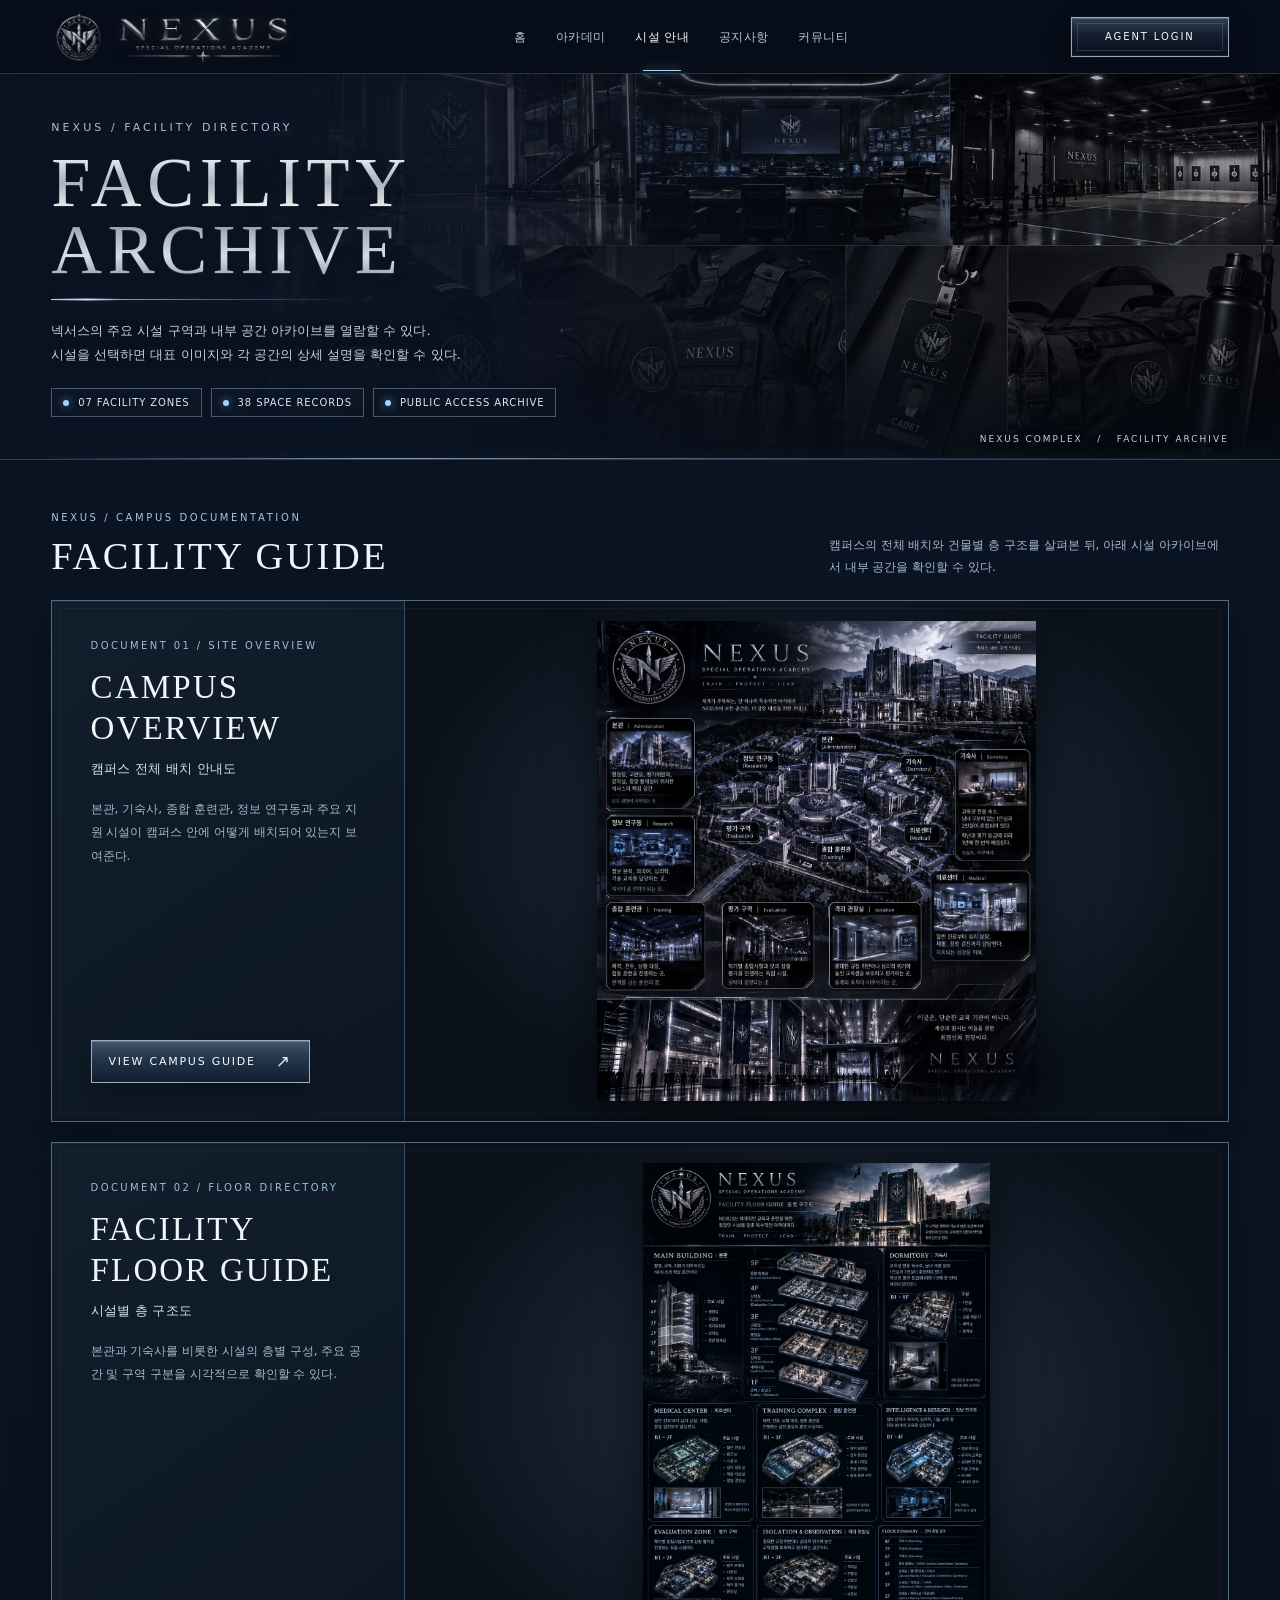
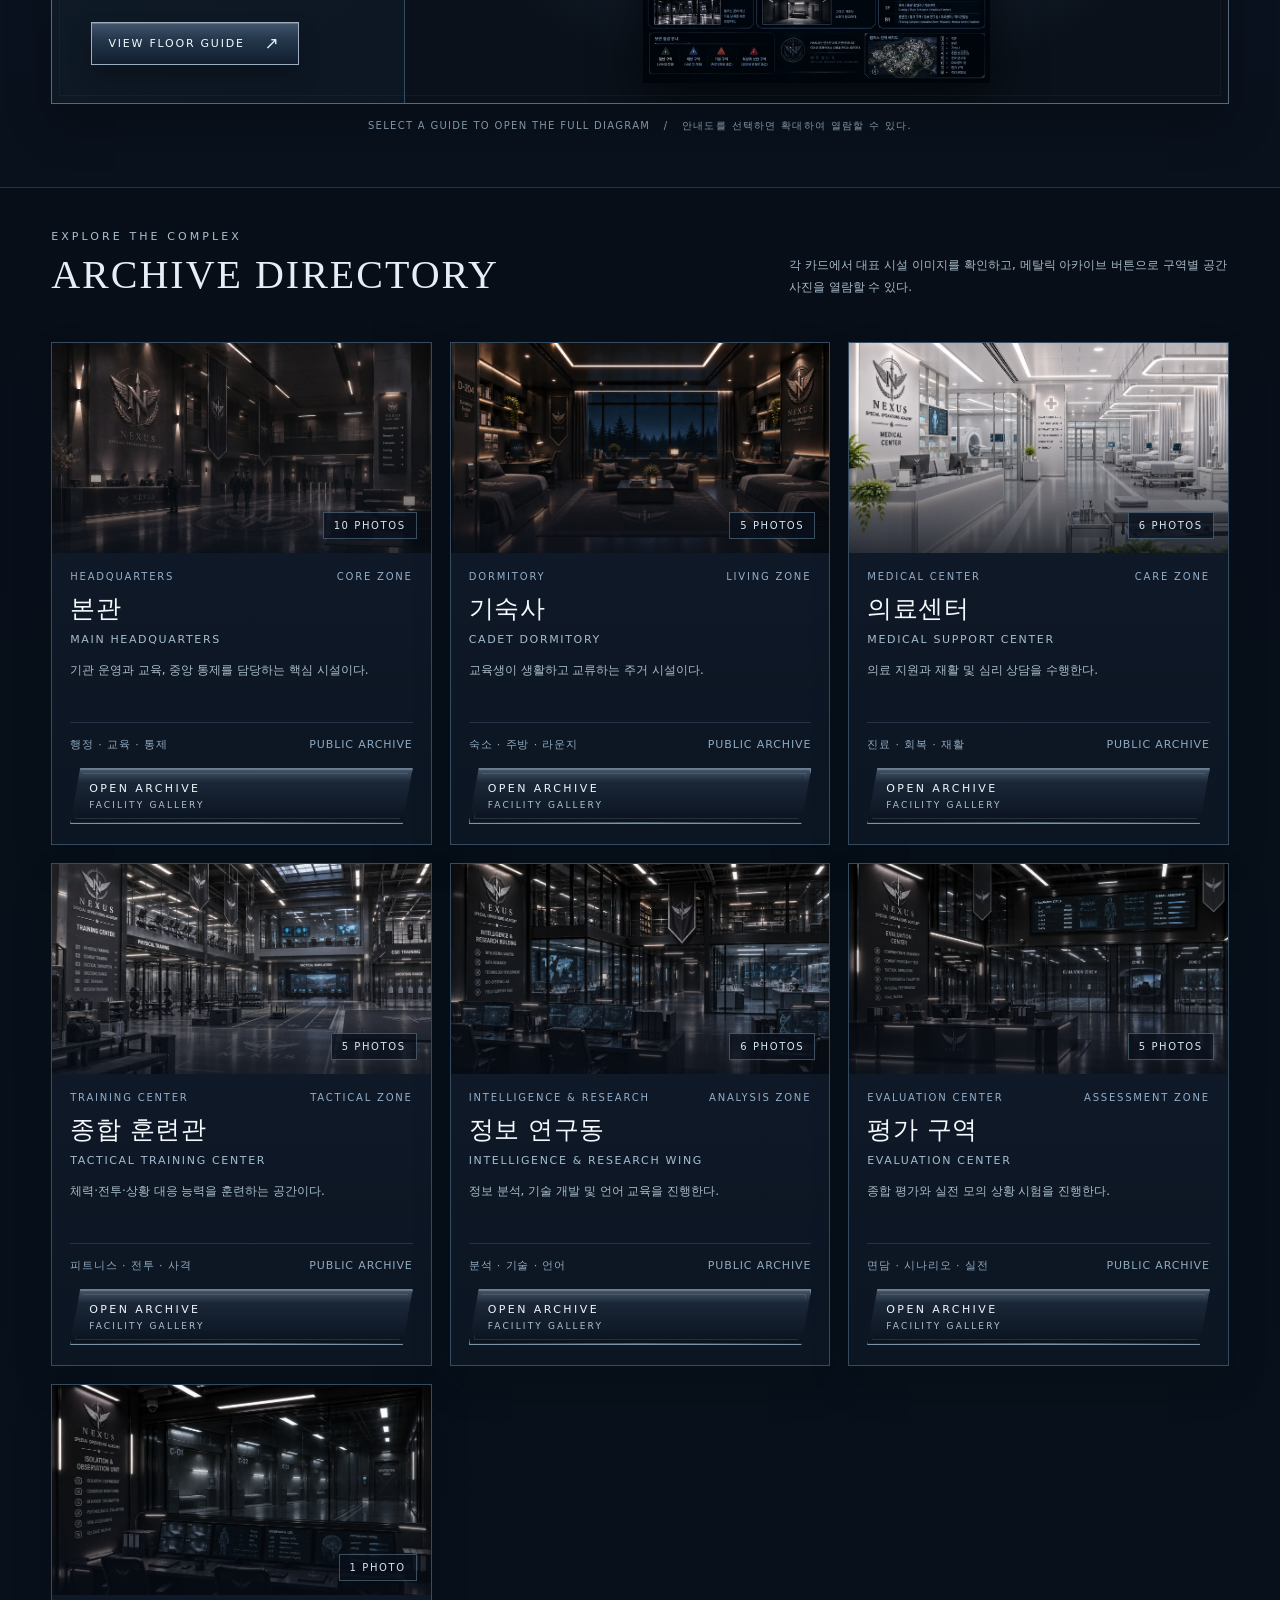
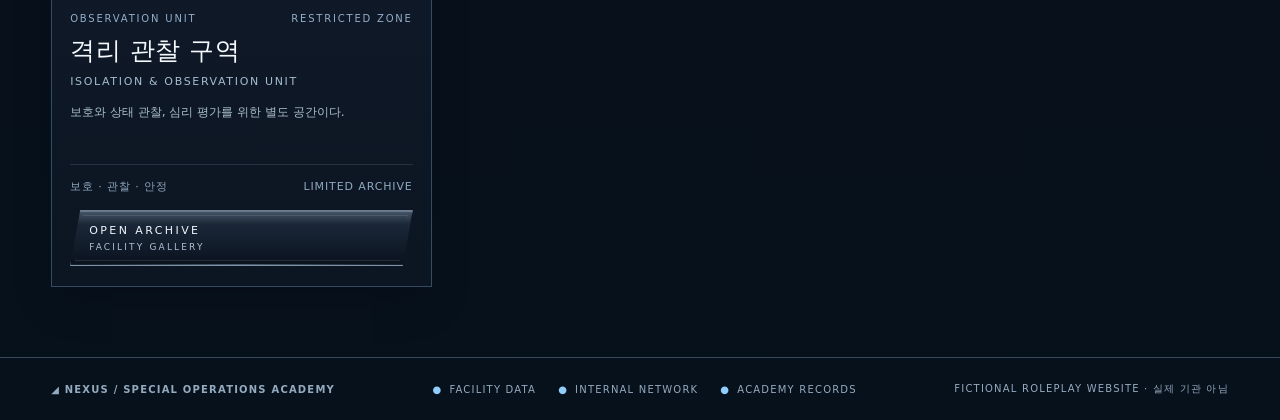
<file: facilities.html>
<!doctype html>
<html lang="ko">
<head><meta name="robots" content="noindex, nofollow, noarchive">
<meta charset="UTF-8">
<meta name="viewport" content="width=device-width, initial-scale=1.0">
<title>NEXUS | Facility Archive</title>
<style>
:root{
  color-scheme:dark;
  --bg:#070d17;
  --bg2:#09111d;
  --panel:#101927;
  --panel-2:#0d1726;
  --edge:#34495c;
  --edge-soft:#233547;
  --text:#e7edf5;
  --muted:#a8b9c8;
  --muted-2:#8fa3b7;
  --accent:#a9d3f1;
  --glow:#92c7ea;
}
*{box-sizing:border-box}
html{scroll-behavior:smooth}
body{margin:0;background:linear-gradient(180deg,#06101d 0%, #070d17 28%, #07111c 100%);color:var(--text);font-family:system-ui,-apple-system,'Pretendard','Noto Sans KR',sans-serif}
a{color:inherit;text-decoration:none}
button{font:inherit;cursor:pointer}
button:focus-visible,a:focus-visible{outline:2px solid #addcff;outline-offset:3px}
.wrap{max-width:1450px;margin:auto;padding:0 clamp(20px,4vw,62px)}
.kicker{font-size:11px;letter-spacing:.28em;color:#a9bfd0}
.section-heading{padding:48px 0 22px;display:flex;align-items:end;justify-content:space-between;gap:20px}
.section-heading h2{font:clamp(34px,4.2vw,56px) Georgia,serif;letter-spacing:.06em;font-weight:400;margin:9px 0 0}
.section-heading p{font-size:12px;color:#a7b6c6;max-width:360px;line-height:1.8}
.footer{border-top:1px solid #38485d;display:flex;flex-wrap:wrap;gap:12px;align-items:center;justify-content:space-between;padding:24px clamp(20px,4vw,68px);color:#94aabf;font-size:10px;letter-spacing:.12em}
.foot-dots{display:flex;gap:22px;flex-wrap:wrap}
.foot-dots span:before{content:'●';color:#8fcefa;margin-right:7px}

/* shared header */
.header{height:74px;border-bottom:1px solid #ffffff26;display:flex;align-items:center;justify-content:space-between;padding:0 clamp(18px,4vw,68px);background:#080e18f5;gap:18px;position:sticky;top:0;z-index:40;backdrop-filter:blur(14px);overflow:visible}
.identity{display:flex;align-items:center;gap:11px;min-width:0;flex-shrink:0;overflow:visible}
.identity img:first-child{display:block;width:54px;height:54px;min-width:54px;object-fit:contain;object-position:center;padding:0;flex-shrink:0}
.identity img.metal-wordmark-header{display:block;width:175px;max-width:175px;min-width:0;height:auto;max-height:55px;padding:0;object-fit:contain;object-position:left center;flex-shrink:1;filter:drop-shadow(0 1px 4px #c9d7e522)}
.navigation{display:flex;align-items:center;gap:clamp(18px,2.3vw,36px);font-size:12px;color:#b6c5d2}
.navigation a{position:relative;padding:27px 0 25px;letter-spacing:.04em;transition:color .2s,text-shadow .2s}
.navigation a:hover{text-shadow:0 0 14px #9ad8ff80}
.navigation a:after{content:'';position:absolute;bottom:0;left:15%;right:15%;height:1px;background:#a9d5f5;opacity:0;transform:scaleX(.45);transition:opacity .25s,transform .25s;box-shadow:0 0 10px #9ed1f3}
.navigation a:hover:after,.navigation a[aria-current=page]:after{opacity:1;transform:scaleX(1)}
.navigation a[aria-current=page]{color:#f5fbff}
.access{position:relative;display:inline-flex;align-items:center;justify-content:center;min-width:168px;min-height:44px;padding:10px 18px;border:1px solid #95a7b8;color:#f4f8fc;font-size:11px;letter-spacing:.22em;text-transform:uppercase;background:linear-gradient(180deg,rgba(53,69,87,.95) 0%,rgba(21,31,47,.94) 45%,rgba(9,16,28,.98) 100%);box-shadow:inset 0 1px 0 rgba(255,255,255,.22),inset 0 -1px 0 rgba(146,165,181,.12),0 10px 24px rgba(0,0,0,.25),0 0 0 1px rgba(255,255,255,.03);transition:transform .24s ease,border-color .24s ease,box-shadow .24s ease,background .24s ease}
.access::before{content:'';position:absolute;inset:5px;border:1px solid rgba(201,222,239,.16);pointer-events:none}
.access:hover,.access:focus-visible{transform:translateY(-1px);border-color:#c1d5e6;box-shadow:inset 0 1px 0 rgba(255,255,255,.24),inset 0 -1px 0 rgba(146,165,181,.14),0 14px 28px rgba(0,0,0,.3),0 0 18px rgba(158,206,241,.15);background:linear-gradient(180deg,rgba(62,82,102,.98) 0%,rgba(28,41,59,.96) 48%,rgba(10,18,31,.99) 100%)}
.menu{display:none;color:white;background:transparent;border:1px solid #4d6578;padding:7px 10px}

/* facility page */
.facility-hero{position:relative;overflow:hidden;border-bottom:1px solid #24384d;background:radial-gradient(circle at 15% 20%,rgba(115,149,191,.18),transparent 28%),linear-gradient(120deg,#12233a 0%,#09111d 44%,#06101d 100%)}
.facility-hero::before{content:'';position:absolute;inset:auto 0 0 0;height:1px;background:linear-gradient(90deg,transparent,rgba(168,211,240,.42),transparent)}
.facility-hero .wrap{padding-top:58px;padding-bottom:36px;display:grid;grid-template-columns:minmax(0,1.15fr) minmax(300px,.85fr);gap:28px;align-items:end}
.hero-copy h1{font:clamp(44px,5.5vw,72px) Georgia,serif;letter-spacing:.08em;font-weight:400;line-height:.95;margin:14px 0 18px}
.hero-copy p{margin:0;max-width:640px;color:var(--muted);font-size:13px;line-height:1.9}
.hero-note{display:flex;gap:12px;flex-wrap:wrap;margin-top:18px}
.hero-pill{display:inline-flex;align-items:center;gap:9px;padding:10px 14px;border:1px solid #4a6279;background:linear-gradient(180deg,rgba(20,31,47,.82),rgba(12,21,34,.96));color:#dbe7f2;font-size:11px;letter-spacing:.12em;text-transform:uppercase}
.hero-pill span{display:inline-block;width:6px;height:6px;border-radius:50%;background:#9ed7ff;box-shadow:0 0 10px rgba(158,215,255,.7)}
.hero-stats{display:grid;grid-template-columns:repeat(2,minmax(0,1fr));gap:12px}
.stat-card{position:relative;padding:18px 18px 17px;border:1px solid #41556a;background:linear-gradient(180deg,rgba(24,38,56,.93),rgba(11,19,31,.98));min-height:124px;box-shadow:inset 0 1px 0 rgba(255,255,255,.08)}
.stat-card::after{content:'';position:absolute;inset:6px;border:1px solid rgba(187,214,233,.08);pointer-events:none}
.stat-card b{display:block;font:clamp(34px,4vw,50px) Georgia,serif;font-weight:400;letter-spacing:.06em;color:#f1f6fb}
.stat-card span{display:block;margin-top:8px;font-size:10px;letter-spacing:.2em;color:#a9c2d7;text-transform:uppercase}
.stat-card small{display:block;margin-top:10px;color:#95a8bb;font-size:12px;line-height:1.6}
.stat-card.wide{grid-column:1/-1;min-height:88px}
.hero-actions{display:flex;gap:12px;flex-wrap:wrap;margin-top:24px}
.hero-btn{position:relative;display:inline-flex;align-items:center;justify-content:space-between;gap:18px;min-width:190px;padding:12px 16px 12px 20px;border:1px solid #8fa5b8;color:#f4f8fd;background:linear-gradient(180deg,rgba(46,61,77,.95) 0%,rgba(18,28,42,.97) 48%,rgba(8,14,24,.99) 100%);box-shadow:inset 0 1px 0 rgba(255,255,255,.16),inset 0 -1px 0 rgba(121,146,166,.08),0 14px 26px rgba(0,0,0,.18);clip-path:polygon(10px 0,100% 0,calc(100% - 10px) 100%,0 100%);transition:transform .24s ease,border-color .24s ease,box-shadow .24s ease}
.hero-btn::before{content:'';position:absolute;inset:5px;border:1px solid rgba(208,226,242,.12);clip-path:polygon(8px 0,100% 0,calc(100% - 8px) 100%,0 100%);pointer-events:none}
.hero-btn:hover{transform:translateY(-2px);border-color:#c2d6e5;box-shadow:inset 0 1px 0 rgba(255,255,255,.24),0 18px 28px rgba(0,0,0,.28),0 0 20px rgba(148,201,238,.16)}
.hero-btn strong{display:block;font-size:13px;font-weight:600;letter-spacing:.04em}
.hero-btn small{display:block;margin-top:3px;font-size:9px;color:#aabfd2;letter-spacing:.22em}
.hero-btn .arrow{position:static;transform:none;background:none;border:none;width:auto;height:auto;font-size:18px;color:#d7e4f1}

.archive-shell{padding-bottom:60px}
.filters-wrap{position:sticky;top:74px;z-index:20;background:linear-gradient(180deg,rgba(7,13,23,.98),rgba(7,13,23,.92));backdrop-filter:blur(10px);border-bottom:1px solid rgba(56,72,93,.55)}
.filters{display:flex;gap:10px;overflow:auto;padding:18px 0 16px}
.filters::-webkit-scrollbar{height:6px}
.filters::-webkit-scrollbar-thumb{background:#30475f}
.filters button{flex:none;padding:11px 16px;border:1px solid #385068;background:linear-gradient(180deg,rgba(18,31,48,.92),rgba(12,21,34,.98));color:#b6c6d5;letter-spacing:.05em;transition:.22s}
.filters button:hover{border-color:#89b7d8;color:#ecf6ff}
.filters button.active{background:linear-gradient(180deg,rgba(55,74,94,.96),rgba(23,36,52,.98));color:#fff;border-color:#9ec8e3;box-shadow:0 0 0 1px rgba(255,255,255,.04),0 0 18px rgba(145,199,234,.12)}
.cards-heading{padding-top:26px}
.cards-heading h2{font:clamp(28px,3.3vw,40px) Georgia,serif;letter-spacing:.05em;font-weight:400;margin:8px 0 0}
.cards-heading p{margin:8px 0 0;color:var(--muted);font-size:12px;line-height:1.8;max-width:440px}
.facility-grid{display:grid;grid-template-columns:repeat(3,minmax(0,1fr));gap:18px;margin-top:26px;margin-bottom:10px}
.facility{position:relative;background:linear-gradient(180deg,#111b2a 0%,#0c1522 100%);border:1px solid #354c60;overflow:hidden;box-shadow:0 18px 40px rgba(0,0,0,.12);transition:transform .26s ease,border-color .26s ease,box-shadow .26s ease}
.facility:hover{transform:translateY(-4px);border-color:#88b6d7;box-shadow:0 22px 44px rgba(0,0,0,.18),0 0 20px rgba(145,198,231,.08)}
.facility .visual{position:relative;overflow:hidden}
.facility .visual::after{content:'';position:absolute;inset:0;background:linear-gradient(180deg,rgba(5,10,17,0) 35%,rgba(7,13,23,.8) 100%)}
.facility .visual img{width:100%;height:210px;object-fit:cover;display:block;transition:transform .45s ease,filter .45s ease}
.facility:hover .visual img{transform:scale(1.035);filter:brightness(1.06)}
.facility-code{position:absolute;top:14px;left:14px;z-index:2;padding:8px 10px;border:1px solid #6c859d;background:rgba(12,20,32,.76);font-size:11px;letter-spacing:.16em;color:#ebf4fc;text-transform:uppercase;backdrop-filter:blur(4px)}
.facility-count{position:absolute;right:14px;bottom:14px;z-index:2;padding:7px 10px;border:1px solid rgba(156,199,231,.34);background:rgba(9,16,28,.76);font-size:10px;letter-spacing:.16em;color:#d6e7f4}
.facility .body{padding:18px 18px 20px}
.facility .eyebrow{display:flex;align-items:center;justify-content:space-between;gap:10px;color:#93aeca;font-size:10px;letter-spacing:.18em;text-transform:uppercase}
.facility h3{font-size:25px;font-weight:500;letter-spacing:.02em;margin:10px 0 8px;color:#f5f9fd}
.facility .en{font-size:11px;letter-spacing:.15em;color:#a4bdd0;text-transform:uppercase}
.facility p{color:#a9bdcb;font-size:12px;line-height:1.75;min-height:44px;margin:14px 0 18px}
.facility .meta{display:flex;justify-content:space-between;align-items:center;gap:10px;margin-top:12px;padding-top:14px;border-top:1px solid rgba(83,105,125,.35);color:#8fa9bf;font-size:11px;letter-spacing:.08em}
.facility button{position:relative;color:#d9ebf7;border:1px solid #668aa2;background:linear-gradient(180deg,#172c40,#101f30);padding:12px 14px;width:100%;text-align:left;display:flex;justify-content:space-between;align-items:center;margin-top:16px;transition:background .24s,border-color .24s,color .24s}
.facility button:hover{background:linear-gradient(180deg,#21384f,#16273b);border-color:#a8cde6;color:#f7fbff}
.facility button .label{display:flex;flex-direction:column;gap:4px}
.facility button .label strong{font-size:13px;font-weight:600;letter-spacing:.03em}
.facility button .label small{font-size:9px;letter-spacing:.18em;color:#a8bfd0;text-transform:uppercase}
.facility button .btn-arrow{font-size:18px}

.viewer{position:fixed;inset:0;z-index:80;background:#050a12ee;display:none;overflow:auto;padding:32px 20px}
.viewer.open{display:block}
.viewer-inner{max-width:1100px;margin:auto}
.viewer-top{display:flex;justify-content:space-between;align-items:center;gap:15px;margin-bottom:20px}
.viewer-top h2{font:29px Georgia,serif;margin:5px 0}
.viewer-close{background:linear-gradient(180deg,#1b2c40,#111d2e);border:1px solid #76899a;color:white;padding:11px 18px}
.photo-wrap{position:relative;background:#0e1b2a;border:1px solid #26384a}
.photo-wrap img{width:100%;height:min(62vh,660px);object-fit:contain;display:block}
.arrow{position:absolute;top:50%;transform:translateY(-50%);background:#14263bc9;border:1px solid #819bb2;color:#fff;font-size:24px;width:45px;height:54px}
.prev{left:8px} .next{right:8px}
.photo-caption{display:flex;justify-content:space-between;gap:20px;padding:20px 3px;color:#bdd0de}
.photo-caption h3{margin:0 0 6px} .photo-caption p{margin:0;color:#96adbf;font-size:12px}
.thumbs{display:flex;gap:9px;overflow-x:auto;padding:10px 0 20px}
.thumbs button{border:2px solid transparent;padding:0;background:none;flex:0 0 115px;opacity:.6} .thumbs button.active{border-color:#9aceed;opacity:1}
.thumbs img{width:100%;height:70px;object-fit:cover;display:block}

@media(max-width:1180px){
  .facility-hero .wrap{grid-template-columns:1fr}
  .hero-stats{grid-template-columns:repeat(3,minmax(0,1fr))}
  .stat-card.wide{grid-column:auto}
}
@media(max-width:970px){
  .navigation{display:none}
  .menu{display:block}
  .navigation.open{display:flex;position:absolute;top:74px;right:0;left:0;flex-direction:column;align-items:stretch;padding:20px;background:#0b1420;border-bottom:1px solid #3c5265}
  .header{gap:10px;height:70px}
  .header .access{min-width:136px}
  .filters-wrap{top:70px}
  .facility-grid{grid-template-columns:repeat(2,1fr)}
  .hero-stats{grid-template-columns:repeat(2,minmax(0,1fr))}
}
@media(max-width:650px){
  .header{height:65px;padding:0 14px}
  .navigation.open{top:65px}
  .identity{gap:6px}
  .identity img:first-child{width:42px;height:42px;min-width:42px}
  .identity img.metal-wordmark-header{width:106px;max-width:106px;max-height:44px}
  .access{min-width:0;min-height:37px;padding:8px 12px;font-size:9px;letter-spacing:.15em}
  .filters-wrap{top:65px}
  .facility-hero .wrap{padding-top:42px;padding-bottom:28px}
  .hero-stats{grid-template-columns:1fr}
  .stat-card.wide{grid-column:auto}
  .hero-actions{flex-direction:column}
  .hero-btn{min-width:0;width:100%}
  .facility-grid{grid-template-columns:1fr}
  .section-heading h2{font-size:32px}
  .cards-heading h2{font-size:28px}
  .photo-wrap img{height:43vh}
  .viewer{padding:14px}
  .thumbs button{flex-basis:80px}
  .thumbs img{height:52px}
}

/* v4.24 — Facility Archive photo banner & silver metal typography */
.facility-hero{
  isolation:isolate;
  min-height:370px;
  background:#09111e;
  border-bottom:1px solid #62768b70;
}
.facility-hero .facility-hero-image{
  position:absolute;
  z-index:-2;
  inset:0 0 0 34%;
  background-image:url('images/site/facility-archive-moodboard-v3.webp');
  background-position:center center;
  background-repeat:no-repeat;
  background-size:cover;
  filter:saturate(.84) brightness(.81);
}
.facility-hero::before{
  content:'';
  position:absolute;
  z-index:-1;
  inset:0;
  height:auto;
  background:
    linear-gradient(90deg,#0b1322 0%,#0b1322 25%,rgba(11,19,34,.97) 34%,rgba(11,19,34,.73) 48%,rgba(11,19,34,.19) 72%,rgba(11,19,34,.07) 100%),
    linear-gradient(0deg,rgba(6,11,19,.88),transparent 30%);
  pointer-events:none;
}
.facility-hero::after{
  content:'';
  position:absolute;
  bottom:0;left:0;right:0;
  height:1px;
  background:linear-gradient(90deg,transparent 3%,rgba(192,223,248,.68) 30%,rgba(144,178,204,.25) 70%,transparent);
  box-shadow:0 0 13px rgba(155,194,224,.35);
}
.facility-hero .wrap{
  position:relative;
  min-height:370px;
  display:flex;
  align-items:center;
  justify-content:flex-start;
  padding-top:42px;
  padding-bottom:42px;
}
.facility-hero .hero-copy{position:relative;max-width:690px;z-index:1;}
.facility-hero .hero-copy h1{
  font-family:Georgia,'Times New Roman',serif;
  font-size:clamp(44px,5.5vw,72px);
  font-weight:400;
  letter-spacing:.08em;
  line-height:.95;
  margin:14px 0 16px;
  color:#e4ebf2;
  background:linear-gradient(180deg,#f8fbff 1%,#b4bfca 25%,#fcfdff 45%,#9da9b7 58%,#e5ecf5 80%,#8e9aa9 100%);
  -webkit-background-clip:text;
  background-clip:text;
  -webkit-text-fill-color:transparent;
  text-shadow:0 10px 24px rgba(0,0,0,.24);
  filter:drop-shadow(0 1px 0 rgba(255,255,255,.1));
}
.facility-hero .hero-steel-rule{height:1px;width:min(310px,64vw);margin:0 0 19px;background:linear-gradient(90deg,rgba(206,230,247,.9),rgba(171,207,235,.42),transparent);box-shadow:0 0 10px rgba(166,203,232,.25)}
.facility-hero .hero-steel-rule span{display:block;width:70px;height:2px;background:linear-gradient(90deg,transparent,#c6e3f8,transparent);transform:translateY(-.5px)}
.facility-hero .hero-copy p{color:#c3d0dd;text-shadow:0 1px 8px #050a12;}
.facility-hero .hero-note{margin-top:20px;gap:9px}
.facility-hero .hero-pill{padding:8px 11px;background:rgba(13,23,38,.58);border-color:rgba(133,165,194,.48);font-size:10px;letter-spacing:.09em;backdrop-filter:blur(2px)}
.facility-hero-label{position:absolute;right:clamp(20px,4vw,62px);bottom:15px;color:#c0d2e2;font-size:9px;letter-spacing:.22em;text-shadow:0 1px 6px #030811;}
@media(max-width:970px){
 .facility-hero .wrap{min-height:360px}
 .facility-hero .facility-hero-image{left:25%}
}
@media(max-width:650px){
 .facility-hero{min-height:345px}
 .facility-hero .wrap{min-height:345px;padding-top:34px;padding-bottom:43px}
 .facility-hero .facility-hero-image{left:15%;background-position:45% center}
 .facility-hero::before{background:linear-gradient(90deg,rgba(9,17,29,.98),rgba(9,17,29,.86) 54%,rgba(9,17,29,.48)),linear-gradient(0deg,rgba(6,11,19,.85),transparent 35%)}
 .facility-hero .hero-copy h1{font-size:clamp(41px,9.5vw,56px)}
 .facility-hero .hero-copy p{font-size:12px;line-height:1.75}
 .facility-hero .hero-note{gap:7px}
 .facility-hero .hero-pill{font-size:8px;padding:7px 9px}
 .facility-hero-label{font-size:7px;letter-spacing:.12em}
}


/* v4.25 — uploaded NEXUS moodboard and refined brushed-steel sector filters */
.facility-hero .facility-hero-image{
  inset:0 0 0 21%;
  background-size:cover;
  background-position:center 36%;
  filter:saturate(.8) brightness(.9);
}
.facility-hero::before{
  background:
    linear-gradient(90deg,#0b1322 0%,rgba(11,19,34,.99) 19%,rgba(11,19,34,.91) 32%,rgba(11,19,34,.59) 50%,rgba(11,19,34,.10) 80%,rgba(11,19,34,.12) 100%),
    linear-gradient(0deg,rgba(6,11,19,.89),transparent 29%);
}
.filters{
  gap:8px;
  padding:18px 0;
}
.filters button{
  position:relative;
  isolation:isolate;
  display:inline-flex;
  align-items:center;
  justify-content:center;
  min-height:49px;
  padding:12px 17px 12px 19px;
  border:1px solid rgba(112,133,153,.54);
  background:linear-gradient(167deg,rgba(28,40,57,.78),rgba(12,21,35,.92) 55%,rgba(7,14,24,.97));
  color:#c8d8e5;
  font-size:14px;
  font-weight:300;
  letter-spacing:.13em;
  line-height:1.3;
  white-space:nowrap;
  text-shadow:0 1px 3px rgba(0,0,0,.28);
  clip-path:polygon(7px 0,100% 0,calc(100% - 7px) 100%,0 100%);
  box-shadow:inset 0 1px 0 rgba(220,236,250,.1);
  transition:color .22s ease,border-color .22s ease,background .22s ease,filter .22s ease;
}
.filters button::before{
  content:'';
  display:block;
  width:2px;
  height:13px;
  flex:none;
  margin-right:10px;
  background:linear-gradient(180deg,rgba(206,224,241,.2),rgba(169,198,220,.9),rgba(206,224,241,.2));
  transform:skewX(-25deg);
}
.filters button::after{
  content:'';
  position:absolute;
  bottom:0;
  left:12px;
  right:12px;
  height:1px;
  background:linear-gradient(90deg,transparent,rgba(157,198,226,.22),transparent);
  transition:background .22s ease;
}
.filters button:hover{
  color:#fff;
  border-color:rgba(166,200,226,.9);
  background:linear-gradient(160deg,rgba(51,69,87,.9),rgba(17,29,45,.95));
  filter:drop-shadow(0 0 7px rgba(127,174,212,.14));
}
.filters button.active{
  color:#fff;
  font-weight:400;
  border-color:#aec2d3;
  background:linear-gradient(170deg,rgba(83,104,124,.79) 0%,rgba(42,57,75,.87) 36%,rgba(16,28,42,.98) 100%);
  box-shadow:inset 0 1px 0 rgba(255,255,255,.25),0 0 15px rgba(145,199,234,.1);
}
.filters button.active::before{
  background:linear-gradient(180deg,#d8e9f4,#8ab9df,#d8e9f4);
  box-shadow:0 0 6px rgba(165,215,249,.45);
}
.filters button.active::after{
  background:linear-gradient(90deg,transparent,rgba(205,234,255,.93),transparent);
  box-shadow:0 0 8px rgba(157,209,246,.4);
}
@media(max-width:970px){
  .facility-hero .facility-hero-image{left:12%;background-position:center 32%;}
}
@media(max-width:650px){
  .facility-hero .facility-hero-image{left:0;background-position:center 31%;}
  .facility-hero::before{background:linear-gradient(90deg,rgba(9,17,29,.98),rgba(9,17,29,.85) 58%,rgba(9,17,29,.55)),linear-gradient(0deg,rgba(6,11,19,.88),transparent 36%)}
  .filters button{font-size:12px;min-height:43px;padding:10px 13px;letter-spacing:.1em;}
  .filters button::before{height:11px;margin-right:7px;}
}


/* v4.26 — simplified archive controls and metallic archive buttons */
.archive-shell{padding-top:20px;padding-bottom:60px}
.cards-heading{padding-top:22px}
.facility-grid{margin-top:22px}
.facility-code{display:none !important}
.facility button{
  position:relative;
  overflow:hidden;
  color:#eef5fb;
  border:1px solid rgba(146,170,191,.72);
  background:linear-gradient(180deg,rgba(76,92,112,.92) 0%,rgba(27,40,56,.98) 24%,rgba(10,18,30,.99) 100%);
  padding:13px 16px 13px 18px;
  width:100%;
  text-align:left;
  display:flex;
  justify-content:space-between;
  align-items:center;
  margin-top:16px;
  clip-path:polygon(10px 0,100% 0,calc(100% - 10px) 100%,0 100%);
  box-shadow:inset 0 1px 0 rgba(255,255,255,.20), inset 0 -1px 0 rgba(130,150,170,.12), 0 12px 24px rgba(0,0,0,.18);
  transition:transform .24s,border-color .24s,box-shadow .24s,filter .24s,background .24s;
}
.facility button::before{
  content:'';
  position:absolute;
  inset:4px;
  border:1px solid rgba(217,232,244,.12);
  clip-path:polygon(8px 0,100% 0,calc(100% - 8px) 100%,0 100%);
  pointer-events:none;
}
.facility button::after{
  content:'';
  position:absolute;
  left:18px;
  right:18px;
  bottom:0;
  height:1px;
  background:linear-gradient(90deg,transparent,rgba(188,223,246,.9),transparent);
  opacity:.34;
  pointer-events:none;
}
.facility button:hover{
  transform:translateY(-2px);
  border-color:#c7d8e6;
  color:#ffffff;
  filter:drop-shadow(0 0 10px rgba(151,196,229,.12));
  background:linear-gradient(180deg,rgba(96,115,137,.95) 0%,rgba(39,55,74,.98) 26%,rgba(12,21,34,.99) 100%);
  box-shadow:inset 0 1px 0 rgba(255,255,255,.24), 0 18px 28px rgba(0,0,0,.24), 0 0 18px rgba(145,198,231,.10);
}
.facility button .label{display:flex;flex-direction:column;gap:5px}
.facility button .label strong{
  font-size:11px;
  font-weight:500;
  letter-spacing:.22em;
  text-transform:uppercase;
}
.facility button .label small{
  font-size:9px;
  letter-spacing:.24em;
  color:#adc2d4;
  text-transform:uppercase;
}
.facility button .btn-arrow{
  position:relative;
  flex:none;
  width:30px;
  height:30px;
  display:grid;
  place-items:center;
  border:1px solid rgba(170,199,220,.45);
  background:linear-gradient(180deg,rgba(25,38,53,.85),rgba(11,19,31,.95));
  font-size:15px;
  line-height:1;
  box-shadow:inset 0 1px 0 rgba(255,255,255,.10);
}
@media(max-width:650px){
  .archive-shell{padding-top:12px}
  .cards-heading{padding-top:16px}
  .facility button .label strong{font-size:10px;letter-spacing:.18em}
  .facility button .label small{letter-spacing:.18em}
}

/* v4.27: arrowless archive buttons, smaller title */
.facility button{justify-content:flex-start}
.facility button .btn-arrow{display:none}

/* v4.28 — responsive, photo-first archive lightbox */
.viewer{padding:22px clamp(12px,2.4vw,36px);background:rgba(3,8,15,.965);overscroll-behavior:contain}
.viewer-inner{max-width:1500px;margin:0 auto}
.viewer-top{margin:0 0 13px;align-items:center}
.viewer-top h2{font-size:clamp(21px,2.2vw,28px);margin:5px 0 0}
.viewer-close{
  flex:0 0 auto;display:grid;place-items:center;width:34px;height:34px;padding:0;
  font-family:Arial,sans-serif;font-size:24px;font-weight:300;line-height:1;
  color:#d2e2ee;border:1px solid rgba(166,190,209,.45);
  border-radius:2px;background:rgba(17,29,44,.66);
  transition:color .2s,border-color .2s,background .2s,transform .2s;
}
.viewer-close:hover{color:#fff;border-color:#d3e4f1;background:rgba(39,59,80,.8);transform:rotate(90deg)}
.photo-wrap{
  position:relative;width:100%;display:flex;align-items:center;justify-content:center;
  background:transparent;border:0;overflow:hidden;
  cursor:grab;touch-action:pan-y;user-select:none;-webkit-user-select:none;
}
.photo-wrap.dragging{cursor:grabbing}
.photo-wrap img{
  display:block;width:100%;height:auto;max-height:75vh;max-height:75dvh;
  object-fit:contain;object-position:center;user-select:none;-webkit-user-drag:none;
  border:0;background:transparent;
}
.photo-caption{padding:15px 0 10px;gap:12px;border-bottom:1px solid rgba(102,128,150,.26)}
.photo-caption h3{font-size:clamp(16px,1.5vw,21px);font-weight:500}
.photo-caption small{white-space:nowrap;color:#a9bdd2;letter-spacing:.09em}
.thumbs{padding:12px 0 22px;scrollbar-width:thin;scrollbar-color:#3d5368 transparent}
.thumbs button{flex-basis:112px}
.thumbs img{height:65px}
@media (pointer:coarse){.photo-wrap{cursor:default}}
@media(max-width:650px){
  .viewer{padding:12px 0 18px}
  .viewer-top{padding:0 14px;margin-bottom:12px}
  .viewer-top h2{font-size:22px}
  .viewer-top .kicker{font-size:9px;letter-spacing:.18em}
  .viewer-close{width:32px;height:32px;font-size:23px}
  .photo-wrap{width:100%;border:0;background:transparent}
  .photo-wrap img{width:100%;height:auto;max-height:70vh;max-height:70dvh;object-fit:contain}
  .photo-caption{padding:15px 14px 13px;gap:10px}
  .photo-caption h3{font-size:16px;line-height:1.5}
  .photo-caption p{font-size:12px;line-height:1.65}
  .thumbs{padding:12px 14px 22px}
  .thumbs button{flex-basis:84px}
  .thumbs img{height:55px}
}


/* v4.46 — identical official AGENT LOGIN control on every public page */
.header a.access{
 position:relative!important;display:inline-flex!important;align-items:center!important;justify-content:center!important;flex:0 0 auto!important;
 box-sizing:border-box!important;min-width:158px!important;min-height:40px!important;padding:9px 17px!important;
 border:1px solid #95a7b8!important;border-radius:0!important;
 color:#f4f8fc!important;font-size:10px!important;font-weight:400!important;line-height:1.4!important;letter-spacing:.19em!important;
 text-decoration:none!important;text-transform:uppercase!important;white-space:nowrap!important;
 background:linear-gradient(180deg,rgba(53,69,87,.95) 0%,rgba(21,31,47,.94) 45%,rgba(9,16,28,.98) 100%)!important;
 box-shadow:inset 0 1px 0 rgba(255,255,255,.22),inset 0 -1px 0 rgba(146,165,181,.12),0 10px 24px rgba(0,0,0,.25),0 0 0 1px rgba(255,255,255,.03)!important;
 transition:transform .24s ease,border-color .24s ease,box-shadow .24s ease,background .24s ease!important;
}
.header a.access::before{content:'';position:absolute;inset:5px;border:1px solid rgba(201,222,239,.16);pointer-events:none}
.header a.access:hover,.header a.access:focus-visible{
 transform:translateY(-1px);border-color:#c1d5e6!important;
 box-shadow:inset 0 1px 0 rgba(255,255,255,.24),inset 0 -1px 0 rgba(146,165,181,.14),0 14px 28px rgba(0,0,0,.3),0 0 18px rgba(158,206,241,.15)!important;
 background:linear-gradient(180deg,rgba(62,82,102,.98) 0%,rgba(28,41,59,.96) 48%,rgba(10,18,31,.99) 100%)!important;
}
@media(max-width:970px){.header a.access{min-width:136px!important}}
@media(max-width:650px){.header a.access{min-width:0!important;min-height:37px!important;padding:8px 12px!important;font-size:9px!important;letter-spacing:.15em!important}}



/* v4.47 — campus & floor guide. The map drawings are shown in full, uncropped. */
.guide-shell{position:relative;border-bottom:1px solid rgba(128,165,194,.22);background:linear-gradient(180deg,#091322 0%,#0b1422 55%,#09111d 100%);padding:46px 0 54px}
.guide-head{display:flex;align-items:end;justify-content:space-between;gap:22px;margin-bottom:22px}
.guide-head .eyebrow{font-size:10px;letter-spacing:.26em;color:#a7c5db}
.guide-head h2{margin:9px 0 0;font:clamp(29px,3vw,43px) Georgia,serif;font-weight:400;letter-spacing:.07em;color:#eef4fb}
.guide-head p{margin:0;max-width:400px;font-size:12px;line-height:1.85;color:#a7b8c8}
.guide-list{display:grid;gap:20px}
.guide-article{position:relative;display:grid;grid-template-columns:minmax(220px,.30fr) minmax(0,.70fr);gap:0;overflow:hidden;border:1px solid #53697d;background:linear-gradient(145deg,#121e2c,#09111c);box-shadow:0 20px 42px #0004,inset 0 1px 0 #ffffff0c}
.guide-article::after{content:"";position:absolute;inset:7px;border:1px solid #aec6db0b;pointer-events:none}
.guide-info{position:relative;z-index:1;display:flex;flex-direction:column;align-items:start;padding:clamp(23px,3vw,42px);border-right:1px solid #354b60}
.guide-count{font-size:10px;letter-spacing:.24em;color:#9dbdd4}
.guide-info h3{font:clamp(23px,2.6vw,33px) Georgia,serif;font-weight:400;letter-spacing:.065em;line-height:1.25;margin:16px 0 11px;color:#f0f5fa}
.guide-info .ko{font-size:13px;letter-spacing:.02em;color:#d3e2ee}
.guide-info p{font-size:12px;line-height:1.95;color:#a5b9cb;margin:20px 0 22px}
.guide-view{margin-top:auto;display:inline-flex;justify-content:space-between;align-items:center;gap:20px;min-width:182px;border:1px solid #9daec0;padding:12px 17px;font-size:11px;letter-spacing:.16em;color:#f3f8fe;background:linear-gradient(180deg,#43566b 0%,#26394e 36%,#111d2e 100%);box-shadow:inset 0 1px 0 #fff3,0 12px 22px #0004;cursor:pointer;transition:border-color .2s,box-shadow .2s}
.guide-view::after{content:'↗';font-size:17px;line-height:1;color:#deebf7}
.guide-view:hover{border-color:#dcebf8;box-shadow:inset 0 1px 0 #fff3,0 0 20px #9bcaed2a}
.guide-preview{display:flex;justify-content:center;align-items:center;min-width:0;padding:20px 24px;background:radial-gradient(ellipse at 50% 45%,#243349 0%,#0a111a 70%);cursor:zoom-in;border:0;color:inherit}
.guide-preview img{display:block;width:auto;height:auto;max-height:480px;max-width:100%;object-fit:contain;filter:drop-shadow(0 14px 25px #0009)}
.guide-preview:focus-visible{outline:2px solid #b7e2ff;outline-offset:-5px}
.guide-article:nth-child(2) .guide-preview img{max-height:520px}
.guide-image-note{margin-top:15px;text-align:center;color:#91aabd;font-size:10px;letter-spacing:.13em}
.guide-lightbox[hidden]{display:none!important}
.guide-lightbox{position:fixed;inset:0;z-index:120;display:flex;flex-direction:column;background:rgba(3,8,15,.97);color:#e9f4fc;padding:14px clamp(10px,2vw,30px) 20px}
.guide-lightbox-header{flex:none;display:flex;align-items:center;justify-content:space-between;gap:14px;border-bottom:1px solid #44576d;padding:0 0 13px}
.guide-lightbox-header .left{min-width:0;display:flex;flex-direction:column;gap:4px}
.guide-lightbox-header strong{font:21px Georgia,serif;font-weight:400;letter-spacing:.08em}
.guide-lightbox-header small{color:#a7c0d2;font-size:10px;letter-spacing:.17em}
.guide-lightbox-header button{flex:none;border:1px solid #7f95a9;color:#edf8ff;background:#142033;padding:8px 14px;font-size:12px}
.guide-lightbox-toolbar{display:flex;align-items:center;gap:10px;padding:10px 0;flex:none;font-size:11px;color:#9fbacd}
.guide-lightbox-toolbar button{border:1px solid #647f97;background:#18293b;padding:7px 12px;color:#e7f1fa;letter-spacing:.08em}
.guide-lightbox-toolbar button[aria-pressed=true]{background:#2f4960;border-color:#b2d4eb}
.guide-lightbox-scroller{flex:1;min-height:0;overflow:auto;display:flex;align-items:flex-start;justify-content:center;overscroll-behavior:contain}
.guide-lightbox-scroller img{display:block;max-width:100%;max-height:100%;width:auto;height:auto;object-fit:contain;margin:auto}
.guide-lightbox-scroller.zoomed{display:block;text-align:center}
.guide-lightbox-scroller.zoomed img{max-height:none;max-width:none;width:min(1200px,195vw);height:auto;margin:0 auto}
body.guide-lightbox-open{overflow:hidden}
@media(max-width:750px){
 .guide-shell{padding:36px 0 42px}.guide-head{display:block;margin-bottom:18px}.guide-head p{margin-top:10px}
 .guide-article{grid-template-columns:1fr}
 .guide-info{padding:20px 20px 15px;border-right:0;border-bottom:1px solid #354b60}
 .guide-info h3{font-size:25px;margin:10px 0 6px}
 .guide-info p{margin:12px 0 16px}
 .guide-view{min-width:0;padding:10px 14px}
 .guide-preview{padding:14px}
 .guide-preview img,.guide-article:nth-child(2) .guide-preview img{max-height:390px}
 .guide-lightbox-header strong{font-size:17px}
 .guide-lightbox-scroller.zoomed img{width:220vw;max-width:none}
}
@media(prefers-reduced-motion:reduce){.guide-view{transition:none}}


/* v4.50 — narrow-screen header: keep AGENT LOGIN fully inside viewport */
@media (max-width: 700px) {
  .header {
    box-sizing:border-box!important;
    width:100%!important;
    max-width:100vw!important;
    min-width:0!important;
    padding-left:12px!important;
    padding-right:12px!important;
    gap:7px!important;
    display:flex!important;
    flex-wrap:nowrap!important;
    justify-content:space-between!important;
    align-items:center!important;
  }
  .header .identity {
    flex:0 1 auto!important;
    width:auto!important;
    min-width:0!important;
    max-width:calc(100% - 157px)!important;
    gap:4px!important;
    overflow:hidden!important;
  }
  .header .identity img:not(.metal-wordmark-header):not(.wordmark) {
    display:block!important;
    width:33px!important;
    height:33px!important;
    min-width:33px!important;
    max-width:33px!important;
    flex:0 0 33px!important;
    padding:0!important;
    object-fit:contain!important;
  }
  .header .identity img.metal-wordmark-header,
  .header .identity img.wordmark {
    display:block!important;
    width:108px!important;
    max-width:calc(100% - 37px)!important;
    min-width:0!important;
    height:auto!important;
    max-height:38px!important;
    padding:0!important;
    flex:0 1 108px!important;
    object-fit:contain!important;
    object-position:left center!important;
  }
  .header a.access {
    box-sizing:border-box!important;
    flex:0 0 110px!important;
    width:110px!important;
    min-width:110px!important;
    max-width:110px!important;
    height:37px!important;
    min-height:37px!important;
    max-height:37px!important;
    padding:7px 5px!important;
    font-size:8px!important;
    line-height:1.25!important;
    letter-spacing:.09em!important;
    text-align:center!important;
    white-space:nowrap!important;
    overflow:hidden!important;
  }
  .header a.access::before{inset:4px!important;}
  .header .menu{
    flex:0 0 34px!important;
    box-sizing:border-box!important;
    width:34px!important;
    min-width:34px!important;
    height:35px!important;
    padding:5px 7px!important;
    display:block!important;
    font-size:17px!important;
  }
  .header .navigation:not(.open){display:none!important;}
  .header .navigation.open{max-width:100vw!important;box-sizing:border-box!important;}
}
@media(max-width:370px){
  .header{padding-left:9px!important;padding-right:9px!important;gap:5px!important;}
  .header .identity{max-width:calc(100% - 148px)!important;}
  .header .identity img:not(.metal-wordmark-header):not(.wordmark){width:30px!important;height:30px!important;min-width:30px!important;max-width:30px!important;flex-basis:30px!important;}
  .header .identity img.metal-wordmark-header,.header .identity img.wordmark{width:98px!important;max-width:calc(100% - 34px)!important;flex-basis:98px!important;}
  .header a.access{flex-basis:105px!important;width:105px!important;min-width:105px!important;max-width:105px!important;}
  .header .menu{flex-basis:33px!important;width:33px!important;min-width:33px!important;}
}


/* v4.56 — facility-page mobile dropdown matches other NEXUS pages.
   Header, desktop navigation and gallery remain unchanged. */
@media (max-width:970px) {
  .header .navigation.open {
    position:absolute!important;
    top:100%!important;
    left:0!important;
    right:0!important;
    width:100%!important;
    max-width:100%!important;
    display:flex!important;
    flex-direction:column!important;
    align-items:stretch!important;
    justify-content:flex-start!important;
    gap:0!important;
    margin:0!important;
    padding:10px 22px 16px!important;
    background:#0b1420!important;
    border-bottom:1px solid #4c5d72!important;
    box-shadow:0 14px 24px rgba(0,0,0,.32)!important;
    box-sizing:border-box!important;
  }
  .header .navigation.open a {
    display:block!important;
    padding:13px!important;
    margin:0!important;
    font-size:12px!important;
    line-height:1.5!important;
    letter-spacing:.04em!important;
    width:100%!important;
    box-sizing:border-box!important;
  }
  .header .navigation.open a::after {
    bottom:5px!important;
  }
}

</style>
<link rel="stylesheet" href="image-protection.css">
</head>
<body>
<header class="header">
  <a class="identity" href="index.html"><img src="images/branding/seal-complete.png" alt="NEXUS 엠블럼"><img class="metal-wordmark-header" src="images/branding/nexus-metal-wordmark-cropped.png" alt="NEXUS Special Operations Academy"></a>
  <nav class="navigation" id="navigation" aria-label="주 메뉴"><a href="index.html">홈</a><a href="index.html#about">아카데미</a><a href="facilities.html" aria-current="page">시설 안내</a><a href="notices.html">공지사항</a><a href="community.html">커뮤니티</a></nav>
  <a class="access" href="internal.html">AGENT LOGIN</a>
  <button class="menu" aria-label="메뉴 펼치기" onclick="document.getElementById('navigation').classList.toggle('open')">☰</button>
</header>
<main>
  <section class="facility-hero" aria-labelledby="facility-archive-title">
    <div class="facility-hero-image" role="img" aria-label="넥서스 본관, 중앙 통제실, 종합 훈련관, 전술 장비가 담긴 무드보드"></div>
    <div class="wrap">
      <div class="hero-copy">
        <span class="kicker">NEXUS / FACILITY DIRECTORY</span>
        <h1 id="facility-archive-title">FACILITY<br>ARCHIVE</h1>
        <div class="hero-steel-rule" aria-hidden="true"><span></span></div>
        <p>넥서스의 주요 시설 구역과 내부 공간 아카이브를 열람할 수 있다.<br>시설을 선택하면 대표 이미지와 각 공간의 상세 설명을 확인할 수 있다.</p>
        <div class="hero-note">
          <span class="hero-pill"><span></span> 07 FACILITY ZONES</span>
          <span class="hero-pill"><span></span> 38 SPACE RECORDS</span>
          <span class="hero-pill"><span></span> PUBLIC ACCESS ARCHIVE</span>
        </div>
      </div>
      <div class="facility-hero-label" aria-hidden="true">NEXUS COMPLEX &nbsp; / &nbsp; FACILITY ARCHIVE</div>
    </div>
  </section>

  <section class="guide-shell" id="campus-guide" aria-labelledby="guide-section-title">
    <div class="wrap">
      <div class="guide-head">
        <div><span class="eyebrow">NEXUS / CAMPUS DOCUMENTATION</span><h2 id="guide-section-title">FACILITY GUIDE</h2></div>
        <p>캠퍼스의 전체 배치와 건물별 층 구조를 살펴본 뒤, 아래 시설 아카이브에서 내부 공간을 확인할 수 있다.</p>
      </div>
      <div class="guide-list">
        <article class="guide-article">
          <div class="guide-info">
            <span class="guide-count">DOCUMENT 01 / SITE OVERVIEW</span>
            <h3>CAMPUS OVERVIEW</h3>
            <span class="ko">캠퍼스 전체 배치 안내도</span>
            <p>본관, 기숙사, 종합 훈련관, 정보 연구동과 주요 지원 시설이 캠퍼스 안에 어떻게 배치되어 있는지 보여준다.</p>
            <button class="guide-view" type="button" data-guide-open="campus">VIEW CAMPUS GUIDE</button>
          </div>
          <button type="button" class="guide-preview" data-guide-open="campus" aria-label="캠퍼스 전체 배치 안내도 확대 보기">
            <img src="images/guides/nexus-campus-overview.png" alt="NEXUS 캠퍼스 주요 시설의 전체 배치 안내도" loading="lazy" draggable="false">
          </button>
        </article>
        <article class="guide-article">
          <div class="guide-info">
            <span class="guide-count">DOCUMENT 02 / FLOOR DIRECTORY</span>
            <h3>FACILITY FLOOR GUIDE</h3>
            <span class="ko">시설별 층 구조도</span>
            <p>본관과 기숙사를 비롯한 시설의 층별 구성, 주요 공간 및 구역 구분을 시각적으로 확인할 수 있다.</p>
            <button class="guide-view" type="button" data-guide-open="floor">VIEW FLOOR GUIDE</button>
          </div>
          <button type="button" class="guide-preview" data-guide-open="floor" aria-label="시설별 층 구조도 확대 보기">
            <img src="images/guides/nexus-floor-guide.png" alt="NEXUS 본관, 기숙사, 의료센터, 종합 훈련관 등 층별 구조도" loading="lazy" draggable="false">
          </button>
        </article>
      </div>
      <div class="guide-image-note">SELECT A GUIDE TO OPEN THE FULL DIAGRAM &nbsp; / &nbsp; 안내도를 선택하면 확대하여 열람할 수 있다.</div>
    </div>
  </section>
  <section class="archive-shell" id="archive">
    <div class="wrap">
      <div class="cards-heading section-heading">
        <div>
          <div class="kicker">EXPLORE THE COMPLEX</div>
          <h2>ARCHIVE DIRECTORY</h2>
        </div>
        <p>각 카드에서 대표 시설 이미지를 확인하고, 메탈릭 아카이브 버튼으로 구역별 공간 사진을 열람할 수 있다.</p>
      </div>
      <div class="facility-grid">
        <article class="facility" data-code="NX-01">
          <div class="visual"><img loading="lazy" src="images/headquarters/lobby.webp" alt="본관"><span class="facility-count">10 PHOTOS</span></div>
          <div class="body"><div class="eyebrow"><span>HEADQUARTERS</span><span>CORE ZONE</span></div><h3>본관</h3><div class="en">Main Headquarters</div><p>기관 운영과 교육, 중앙 통제를 담당하는 핵심 시설이다.</p><div class="meta"><span>행정 · 교육 · 통제</span><span>PUBLIC ARCHIVE</span></div><button data-code="NX-01"><span class="label"><strong>OPEN ARCHIVE</strong><small>FACILITY GALLERY</small></span></button></div>
        </article>
        <article class="facility" data-code="NX-02">
          <div class="visual"><img loading="lazy" src="images/dormitory/double.webp" alt="기숙사"><span class="facility-count">5 PHOTOS</span></div>
          <div class="body"><div class="eyebrow"><span>DORMITORY</span><span>LIVING ZONE</span></div><h3>기숙사</h3><div class="en">Cadet Dormitory</div><p>교육생이 생활하고 교류하는 주거 시설이다.</p><div class="meta"><span>숙소 · 주방 · 라운지</span><span>PUBLIC ARCHIVE</span></div><button data-code="NX-02"><span class="label"><strong>OPEN ARCHIVE</strong><small>FACILITY GALLERY</small></span></button></div>
        </article>
        <article class="facility" data-code="NX-03">
          <div class="visual"><img loading="lazy" src="images/medical/lobby.webp" alt="의료센터"><span class="facility-count">6 PHOTOS</span></div>
          <div class="body"><div class="eyebrow"><span>MEDICAL CENTER</span><span>CARE ZONE</span></div><h3>의료센터</h3><div class="en">Medical Support Center</div><p>의료 지원과 재활 및 심리 상담을 수행한다.</p><div class="meta"><span>진료 · 회복 · 재활</span><span>PUBLIC ARCHIVE</span></div><button data-code="NX-03"><span class="label"><strong>OPEN ARCHIVE</strong><small>FACILITY GALLERY</small></span></button></div>
        </article>
        <article class="facility" data-code="NX-04">
          <div class="visual"><img loading="lazy" src="images/training/lobby.webp" alt="종합 훈련관"><span class="facility-count">5 PHOTOS</span></div>
          <div class="body"><div class="eyebrow"><span>TRAINING CENTER</span><span>TACTICAL ZONE</span></div><h3>종합 훈련관</h3><div class="en">Tactical Training Center</div><p>체력·전투·상황 대응 능력을 훈련하는 공간이다.</p><div class="meta"><span>피트니스 · 전투 · 사격</span><span>PUBLIC ARCHIVE</span></div><button data-code="NX-04"><span class="label"><strong>OPEN ARCHIVE</strong><small>FACILITY GALLERY</small></span></button></div>
        </article>
        <article class="facility" data-code="NX-05">
          <div class="visual"><img loading="lazy" src="images/research/central.webp" alt="정보 연구동"><span class="facility-count">6 PHOTOS</span></div>
          <div class="body"><div class="eyebrow"><span>INTELLIGENCE &amp; RESEARCH</span><span>ANALYSIS ZONE</span></div><h3>정보 연구동</h3><div class="en">Intelligence &amp; Research Wing</div><p>정보 분석, 기술 개발 및 언어 교육을 진행한다.</p><div class="meta"><span>분석 · 기술 · 언어</span><span>PUBLIC ARCHIVE</span></div><button data-code="NX-05"><span class="label"><strong>OPEN ARCHIVE</strong><small>FACILITY GALLERY</small></span></button></div>
        </article>
        <article class="facility" data-code="NX-06">
          <div class="visual"><img loading="lazy" src="images/evaluation/lobby.webp" alt="평가 구역"><span class="facility-count">5 PHOTOS</span></div>
          <div class="body"><div class="eyebrow"><span>EVALUATION CENTER</span><span>ASSESSMENT ZONE</span></div><h3>평가 구역</h3><div class="en">Evaluation Center</div><p>종합 평가와 실전 모의 상황 시험을 진행한다.</p><div class="meta"><span>면담 · 시나리오 · 실전</span><span>PUBLIC ARCHIVE</span></div><button data-code="NX-06"><span class="label"><strong>OPEN ARCHIVE</strong><small>FACILITY GALLERY</small></span></button></div>
        </article>
        <article class="facility" data-code="NX-07">
          <div class="visual"><img loading="lazy" src="images/observation/unit.webp" alt="격리 관찰 구역"><span class="facility-count">1 PHOTO</span></div>
          <div class="body"><div class="eyebrow"><span>OBSERVATION UNIT</span><span>RESTRICTED ZONE</span></div><h3>격리 관찰 구역</h3><div class="en">Isolation &amp; Observation Unit</div><p>보호와 상태 관찰, 심리 평가를 위한 별도 공간이다.</p><div class="meta"><span>보호 · 관찰 · 안정</span><span>LIMITED ARCHIVE</span></div><button data-code="NX-07"><span class="label"><strong>OPEN ARCHIVE</strong><small>FACILITY GALLERY</small></span></button></div>
        </article>
      </div>
    </div>
  </section>
</main>

<div class="guide-lightbox" id="guideLightbox" role="dialog" aria-modal="true" aria-label="시설 안내도 확대 보기" hidden>
  <div class="guide-lightbox-header">
    <div class="left"><small>NEXUS / FACILITY DOCUMENT</small><strong id="guideLightboxTitle">CAMPUS OVERVIEW</strong></div>
    <button type="button" id="guideLightboxClose" aria-label="안내도 닫기">✕ CLOSE</button>
  </div>
  <div class="guide-lightbox-toolbar"><button type="button" id="guideZoom" aria-pressed="false">ZOOM IN +</button><span>확대 후 스크롤하여 세부 내용을 확인할 수 있다.</span></div>
  <div class="guide-lightbox-scroller" id="guideLightboxScroller"><img id="guideLightboxImg" alt="확대된 시설 안내도" draggable="false"></div>
</div>

<div class="viewer" id="viewer" role="dialog" aria-modal="true" aria-label="시설 사진 갤러리">
  <div class="viewer-inner">
    <div class="viewer-top"><div><small class="kicker" id="viewerCode"></small><h2 id="viewerTitle"></h2></div><button class="viewer-close" id="close" type="button" aria-label="갤러리 닫기" title="닫기">×</button></div>
    <div class="photo-wrap" id="photoWrap" aria-label="사진을 좌우로 밀어 다음 사진 보기"><img id="photo" alt="시설 사진" draggable="false"></div>
    <div class="photo-caption"><div><h3 id="photoTitle"></h3><p id="photoDesc"></p></div><small id="count"></small></div>
    <div class="thumbs" id="thumbs"></div>
  </div>
</div>
<footer class="footer"><strong>◢ NEXUS / SPECIAL OPERATIONS ACADEMY</strong><div class="foot-dots"><span>FACILITY DATA</span><span>INTERNAL NETWORK</span><span>ACADEMY RECORDS</span></div><span>FICTIONAL ROLEPLAY WEBSITE · 실제 기관 아님</span></footer>
<script>
const data={"NX-01": [{"name": "본관 로비", "en": "Main Lobby", "description": "넥서스 방문자와 교육생이 처음 진입하는 중앙 로비다.", "src": "images/headquarters/lobby.webp"}, {"name": "본관 복도", "en": "Main Corridor", "description": "본관의 강의실과 행정 구역을 연결하는 주요 통로다.", "src": "images/headquarters/corridor.webp"}, {"name": "강의실", "en": "Lecture Room", "description": "전문 이론 교육과 정기 강의를 진행하는 교육 공간이다.", "src": "images/headquarters/classroom.webp"}, {"name": "행정실", "en": "Administrative Office", "description": "교육생 기록과 기관 운영 행정을 담당한다.", "src": "images/headquarters/administration.webp"}, {"name": "교관사무실", "en": "Instructors’ Office", "description": "교관들이 교육 계획과 훈련 기록을 관리하는 업무 공간이다.", "src": "images/headquarters/instructors.webp"}, {"name": "중앙 통제실", "en": "Central Control Room", "description": "기관 내 주요 시스템과 운영 현황을 통합 감시한다.", "src": "images/headquarters/control.webp"}, {"name": "회의실", "en": "Conference Room", "description": "평가 및 운영 관련 내부 회의를 진행한다.", "src": "images/headquarters/meeting.webp"}, {"name": "브리핑룸", "en": "Briefing Room", "description": "작전·훈련 진행 전 상황을 공유하고 계획을 검토한다.", "src": "images/headquarters/briefing.webp"}, {"name": "식당", "en": "Main Dining Hall", "description": "교육생과 교직원의 정규 식사를 제공하는 공용 식당이다.", "src": "images/headquarters/dining.webp"}, {"name": "카페", "en": "Cafeteria", "description": "음료와 간단한 간식을 제공하는 휴게 공간이다.", "src": "images/headquarters/cafe.webp"}], "NX-02": [{"name": "2인 기숙사 (1·2·3 CADET)", "en": "Junior Cadet Double Room", "description": "1~3학년 교육생을 위한 2인실이다.", "src": "images/dormitory/double.webp"}, {"name": "1인 기숙사 (4 CADET)", "en": "Fourth-Year Single Room", "description": "4학년 교육생을 위한 독립 생활 공간이다.", "src": "images/dormitory/year4.webp"}, {"name": "1인 기숙사 (5 CADET)", "en": "Senior Cadet Suite", "description": "5학년 상급 교육생을 위한 독립 생활 공간이다.", "src": "images/dormitory/year5.webp"}, {"name": "공용 주방", "en": "Communal Kitchen", "description": "교육생들이 공동으로 이용하는 조리 공간이다.", "src": "images/dormitory/kitchen.webp"}, {"name": "공용 라운지", "en": "Communal Lounge", "description": "휴식과 교류 및 여가 활동을 위한 공용 공간이다.", "src": "images/dormitory/lounge.webp"}], "NX-03": [{"name": "로비", "en": "Medical Lobby", "description": "의료센터의 접수와 안내가 이루어지는 공간이다.", "src": "images/medical/lobby.webp"}, {"name": "진료실", "en": "Examination Room", "description": "기본 진료와 신체 상태 확인을 진행한다.", "src": "images/medical/exam.webp"}, {"name": "회복실", "en": "Recovery Room", "description": "치료 이후 안정과 경과 관찰을 지원한다.", "src": "images/medical/recovery.webp"}, {"name": "재활치료실", "en": "Rehabilitation Room", "description": "회복 훈련과 재활 치료를 진행하는 공간이다.", "src": "images/medical/rehab.webp"}, {"name": "정밀검사실", "en": "Diagnostic Laboratory", "description": "정밀 영상 검사와 심화 신체 검진을 지원한다.", "src": "images/medical/diagnostics.webp"}, {"name": "심리상담실", "en": "Psychological Counseling Room", "description": "심리 상담과 안정 회복을 위한 독립 상담 공간이다.", "src": "images/medical/counseling.webp"}], "NX-04": [{"name": "로비", "en": "Training Center Lobby", "description": "훈련관의 주요 구역을 연결하는 안내 및 집결 공간이다.", "src": "images/training/lobby.webp"}, {"name": "피트니스룸", "en": "Physical Training Room", "description": "체력과 근력·지구력 강화를 위한 전문 공간이다.", "src": "images/training/fitness.webp"}, {"name": "전투훈련실", "en": "Combat Training Room", "description": "근접 전투 및 방어 기술을 훈련하는 공간이다.", "src": "images/training/combat.webp"}, {"name": "사격훈련장", "en": "Indoor Shooting Range", "description": "실내 사격 훈련과 정밀도 평가를 진행한다.", "src": "images/training/shooting.webp"}, {"name": "훈련장 관제실", "en": "Training Control Room", "description": "훈련 진행과 기록, 안전 상태를 관찰·관리한다.", "src": "images/training/control.webp"}], "NX-05": [{"name": "로비 겸 중앙 연구 구역", "en": "Central Research Area", "description": "정보 연구동의 공용 연구·교류 공간이다.", "src": "images/research/central.webp"}, {"name": "정보 분석실", "en": "Intelligence Analysis Room", "description": "수집한 정보를 종합 분석하는 공간이다.", "src": "images/research/intelligence.webp"}, {"name": "기술 연구소", "en": "Technology Laboratory", "description": "첨단 장비와 전술 기술을 연구·개발한다.", "src": "images/research/technology.webp"}, {"name": "언어 훈련실", "en": "Language Training Room", "description": "외국어 및 상황별 의사소통을 훈련한다.", "src": "images/research/language.webp"}, {"name": "심리 분석실", "en": "Behavioral Analysis Room", "description": "행동 패턴과 심리 상태를 분석한다.", "src": "images/research/behavior.webp"}, {"name": "자료 보관실", "en": "Classified Archives", "description": "중요 기록과 연구 자료를 보관하는 제한 접근 구역이다.", "src": "images/research/archive.webp"}], "NX-06": [{"name": "종합평가센터 로비", "en": "Evaluation Center Lobby", "description": "평가 대상자 접수와 안내를 위한 공용 구역이다.", "src": "images/evaluation/lobby.webp"}, {"name": "개별 평가실", "en": "Individual Assessment Room", "description": "개인 면담과 판단 능력을 점검한다.", "src": "images/evaluation/individual.webp"}, {"name": "종합 상황 평가실", "en": "Scenario Assessment Room", "description": "가상 시나리오를 이용한 판단·협업 평가를 진행한다.", "src": "images/evaluation/scenario.webp"}, {"name": "실전 상황 평가장", "en": "Practical Assessment Arena", "description": "실전형 종합 대응 능력을 평가하는 공간이다.", "src": "images/evaluation/practical.webp"}, {"name": "최종 평가 심의실", "en": "Final Evaluation Committee Room", "description": "최종 등급 및 진급에 관한 평가 결과를 심의한다.", "src": "images/evaluation/final.webp"}], "NX-07": [{"name": "격리 관찰실", "en": "Isolation & Observation Room", "description": "교육생의 상태를 보호 관찰하고 안전과 심리 안정을 평가하는 공간이다.", "src": "images/observation/unit.webp"}]};
const names={"NX-01": "본관", "NX-02": "기숙사", "NX-03": "의료센터", "NX-04": "종합 훈련관", "NX-05": "정보 연구동", "NX-06": "평가 구역", "NX-07": "격리 관찰 구역"};
let current='NX-01',idx=0;
const $=id=>document.getElementById(id);
const viewer=$('viewer');
function render(){
  let arr=data[current];
  idx=(idx+arr.length)%arr.length;
  let p=arr[idx];
  $('photo').src=p.src;
  $('photo').alt=p.name;
  $('photoTitle').textContent=p.name+' / '+p.en;
  $('photoDesc').textContent=p.description;
  $('count').textContent=(idx+1)+' / '+arr.length;
  $('viewerCode').textContent=current+' / FACILITY IMAGE ARCHIVE';
  $('viewerTitle').textContent=names[current];
  $('thumbs').replaceChildren(...arr.map((q,i)=>{
    let b=document.createElement('button');
    b.className=i===idx?'active':'';
    b.setAttribute('aria-label',q.name);
    let im=document.createElement('img');
    im.src=q.src; im.alt=q.name;
    b.append(im);
    b.onclick=()=>{idx=i;render()};
    return b;
  }));
}
function openGallery(code){current=code;idx=0;viewer.classList.add('open');document.body.style.overflow='hidden';render();viewer.scrollTop=0}
function closeGallery(){viewer.classList.remove('open');document.body.style.overflow=''}
document.querySelectorAll('.facility button').forEach(b=>b.onclick=()=>openGallery(b.dataset.code));
$('close').onclick=closeGallery;
// PC: mouse drag; mobile: horizontal finger swipe. Keyboard arrows work on both.
const photoWrap=$('photoWrap');
const photoEl=$('photo');
let startX=0,startY=0,mouseDown=false;
const changePhoto=(step)=>{idx+=step;render()};
photoEl.addEventListener('dragstart',e=>e.preventDefault());
photoWrap.addEventListener('mousedown',e=>{
  if(e.button!==0) return;
  mouseDown=true;startX=e.clientX;startY=e.clientY;
  photoWrap.classList.add('dragging');
  e.preventDefault();
});
window.addEventListener('mouseup',e=>{
  if(!mouseDown) return;
  mouseDown=false;
  photoWrap.classList.remove('dragging');
  const delta=e.clientX-startX;
  if(Math.abs(delta)>55)changePhoto(delta<0?1:-1);
});
window.addEventListener('blur',()=>{mouseDown=false;photoWrap.classList.remove('dragging')});
let touchStartX=0,touchStartY=0;
photoWrap.addEventListener('touchstart',e=>{
  if(e.touches.length!==1)return;
  touchStartX=e.touches[0].clientX;
  touchStartY=e.touches[0].clientY;
},{passive:true});
photoWrap.addEventListener('touchend',e=>{
  if(e.changedTouches.length!==1)return;
  const dx=e.changedTouches[0].clientX-touchStartX;
  const dy=e.changedTouches[0].clientY-touchStartY;
  // Ignore vertical scrolling so mobile users can scroll the caption normally.
  if(Math.abs(dx)>45&&Math.abs(dx)>Math.abs(dy)*1.25) changePhoto(dx<0?1:-1);
},{passive:true});
viewer.addEventListener('click',e=>{if(e.target===viewer)closeGallery()});
document.addEventListener('keydown',e=>{
  if(!viewer.classList.contains('open')) return;
  if(e.key==='Escape') closeGallery();
  if(e.key==='ArrowRight'){idx++;render();}
  if(e.key==='ArrowLeft'){idx--;render();}
});

if(location.hash && data[location.hash.slice(1)]) openGallery(location.hash.slice(1));
</script>
<script src="image-protection.js" defer></script>

<script>
/* v4.47 | Public guide lightbox, independent from the existing facility gallery. */
(()=>{
 const lightbox=document.getElementById('guideLightbox');
 const image=document.getElementById('guideLightboxImg');
 const title=document.getElementById('guideLightboxTitle');
 const close=document.getElementById('guideLightboxClose');
 const zoom=document.getElementById('guideZoom');
 const scroller=document.getElementById('guideLightboxScroller');
 const guides={
  campus:{src:'images/guides/nexus-campus-overview.png',title:'CAMPUS OVERVIEW',alt:'NEXUS 캠퍼스 전체 배치 안내도'},
  floor:{src:'images/guides/nexus-floor-guide.png',title:'FACILITY FLOOR GUIDE',alt:'NEXUS 시설 층별 구조도'}
 };
 let previousFocus=null;
 const setZoom=(on)=>{
  scroller.classList.toggle('zoomed',on);
  zoom.setAttribute('aria-pressed',String(on));
  zoom.textContent=on?'FIT TO SCREEN −':'ZOOM IN +';
  scroller.scrollTop=0;
  scroller.scrollLeft=0;
 };
 const show=(key)=>{
  const guide=guides[key]; if(!guide)return;
  previousFocus=document.activeElement;
  image.src=guide.src;image.alt=guide.alt;title.textContent=guide.title;
  setZoom(false);
  lightbox.hidden=false;
  document.body.classList.add('guide-lightbox-open');
  close.focus();
 };
 const hide=()=>{
  lightbox.hidden=true;
  document.body.classList.remove('guide-lightbox-open');
  image.removeAttribute('src');
  if(previousFocus?.focus)previousFocus.focus();
 };
 document.querySelectorAll('[data-guide-open]').forEach(el=>el.addEventListener('click',()=>show(el.dataset.guideOpen)));
 close.addEventListener('click',hide);
 zoom.addEventListener('click',()=>setZoom(!scroller.classList.contains('zoomed')));
 lightbox.addEventListener('click',e=>{if(e.target===lightbox)hide()});
 document.addEventListener('keydown',e=>{
  if(lightbox.hidden)return;
  if(e.key==='Escape'){e.stopPropagation();hide();}
  if(e.key==='Tab'){
   const focusable=[close,zoom];const current=focusable.indexOf(document.activeElement);
   if(e.shiftKey&&current===0){e.preventDefault();zoom.focus();}
   if(!e.shiftKey&&current===1){e.preventDefault();close.focus();}
  }
 });
})();
</script>
</body>
</html>
</file>
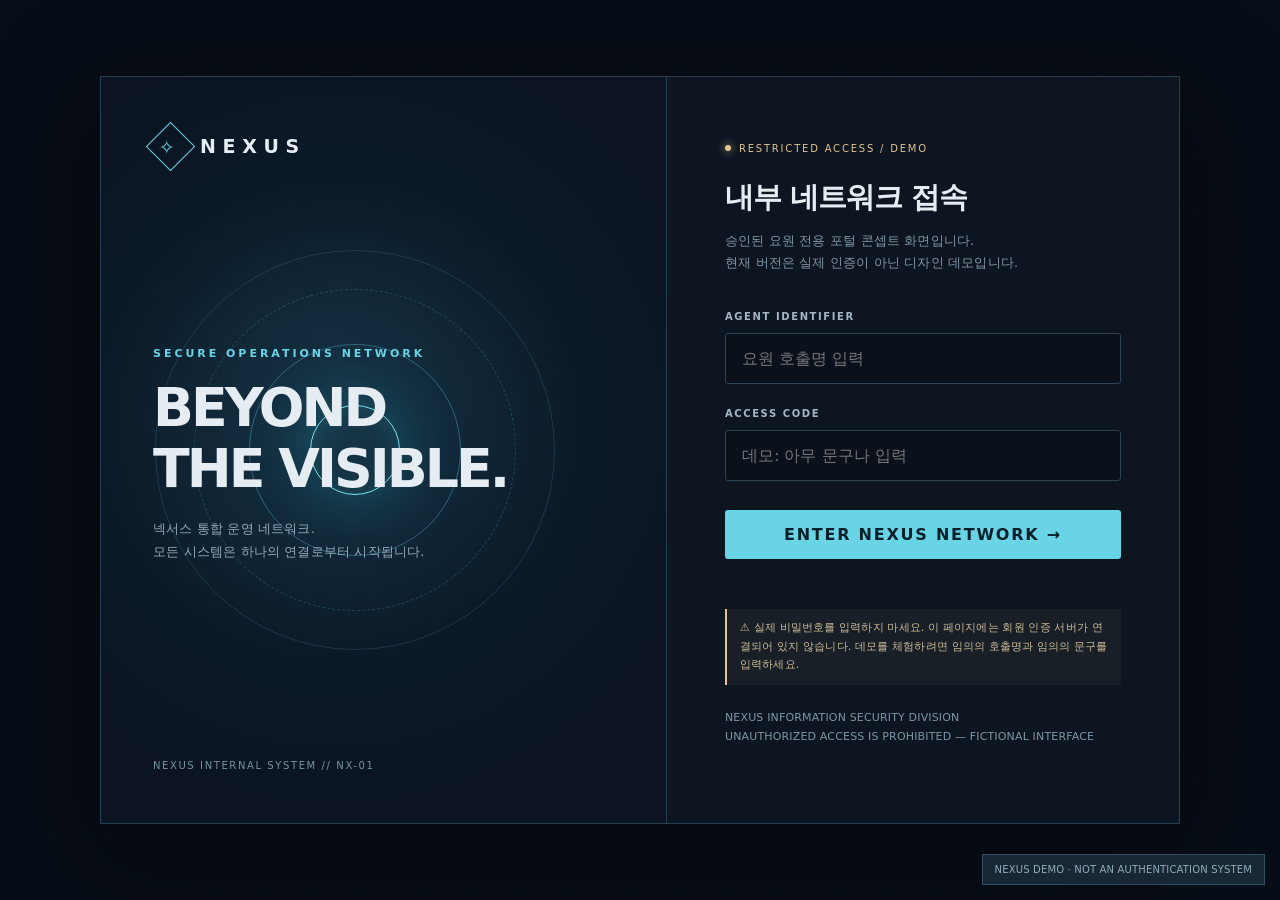
<file: index.html.html>
<!DOCTYPE html>
<html lang="ko">
<head>
<meta charset="UTF-8">
<meta name="viewport" content="width=device-width,initial-scale=1">
<meta name="theme-color" content="#080e17">
<title>NEXUS | Internal Network</title>
<style>
:root{--bg:#080e17;--panel:#101a26;--panel2:#142131;--line:#294054;--text:#e5edf3;--muted:#8095a5;--cyan:#69d4e5;--green:#81cba9;--red:#e48c8c;--gold:#e3c38d}
*{box-sizing:border-box}html{scroll-behavior:smooth}body{margin:0;background:var(--bg);color:var(--text);font-family:Inter,'Pretendard','Noto Sans KR',system-ui,sans-serif;letter-spacing:.01em}button,input{font:inherit}button{cursor:pointer}button:focus-visible,input:focus-visible{outline:2px solid var(--cyan);outline-offset:3px}
body:before{content:"";position:fixed;inset:0;pointer-events:none;opacity:.22;background-image:linear-gradient(rgba(68,125,149,.1) 1px,transparent 1px),linear-gradient(90deg,rgba(68,125,149,.1) 1px,transparent 1px);background-size:52px 52px}
.login-page{min-height:100vh;display:grid;place-items:center;padding:24px;position:relative}.login-layout{width:min(1080px,100%);min-height:590px;display:grid;grid-template-columns:1.05fr .95fr;border:1px solid var(--line);background:#0c1520;box-shadow:0 30px 100px #0008;position:relative}.login-art{padding:52px;background:radial-gradient(circle at 42% 46%,#173749 0%,#0b1927 47%,#0b1420 75%);display:flex;flex-direction:column;justify-content:space-between;overflow:hidden;position:relative;border-right:1px solid var(--line)}.brand{display:flex;align-items:center;gap:12px;font-size:19px;font-weight:750;letter-spacing:.35em}.logo{width:35px;height:35px;display:grid;place-items:center;border:1px solid var(--cyan);color:var(--cyan);transform:rotate(45deg)}.logo span{transform:rotate(-45deg);font-size:19px}.eyebrow{color:var(--cyan);font-size:11px;letter-spacing:.27em;font-weight:750}.hero-title{font-size:clamp(34px,4.2vw,62px);font-weight:650;line-height:1.12;letter-spacing:-.055em;margin:18px 0}.hero-copy{color:#92a9b7;line-height:1.8;font-size:13px;max-width:340px}.rings{position:absolute;width:400px;height:400px;border:1px solid #35627966;border-radius:50%;top:50%;left:45%;transform:translate(-50%,-50%);pointer-events:none}.rings:after,.rings:before{content:"";position:absolute;border:1px dashed #4c99ad55;border-radius:50%;inset:38px}.rings:after{inset:93px;border-style:solid;border-color:#5fbcd966}.orb{position:absolute;top:50%;left:45%;transform:translate(-50%,-50%);width:90px;height:90px;border:1px solid #7de6f4;border-radius:50%;box-shadow:0 0 65px #1a839b88,inset 0 0 30px #268a9a55}.art-content{position:relative;z-index:1}.footerline{position:relative;z-index:1;color:#7794a4;font-size:10px;letter-spacing:.16em}.login-form-wrap{padding:66px 58px;display:flex;flex-direction:column;justify-content:center}.tag{display:inline-flex;gap:8px;align-items:center;font-size:10px;color:var(--gold);letter-spacing:.18em}.dot{width:6px;height:6px;border-radius:50%;background:var(--gold);box-shadow:0 0 10px var(--gold)}h1,h2,h3,p{margin-top:0}.login-form-wrap h2{font-size:29px;letter-spacing:-.035em;margin:24px 0 12px}.sub{color:var(--muted);font-size:13px;line-height:1.7}.field{margin-top:24px}.field label{display:block;font-size:10px;letter-spacing:.16em;color:#a4b6c2;font-weight:700;margin-bottom:11px}.field input{width:100%;background:#0a111b;color:var(--text);border:1px solid #2d4355;padding:15px 16px;border-radius:3px;outline:none}.field input:focus{border-color:var(--cyan)}.cta{background:var(--cyan);color:#07202a;border:0;padding:15px 18px;font-weight:780;letter-spacing:.11em;border-radius:3px}.cta:hover{background:#9ae8ef}.login-form-wrap .cta{width:100%;margin-top:29px}.hint{font-size:11px;color:#7d95a5;line-height:1.7;margin-top:24px}.notice{border-left:2px solid var(--gold);padding:10px 13px;background:#e3c38d0e;color:#cdbb9a;font-size:11px;line-height:1.7;margin-top:19px}.msg{min-height:19px;color:var(--red);font-size:12px;margin-top:12px}.hidden{display:none!important}
.app{min-height:100vh;display:grid;grid-template-columns:235px minmax(0,1fr);position:relative}.sidebar{background:#0c1621;border-right:1px solid var(--line);padding:30px 18px;display:flex;flex-direction:column;gap:24px}.sidebar .brand{padding:0 12px;font-size:16px}.side-caption{font-size:10px;letter-spacing:.18em;color:#647f91;margin:12px}.side-nav{display:flex;flex-direction:column;gap:5px}.nav-item{background:none;color:#9eb0bc;border:1px solid transparent;text-align:left;padding:12px 15px;border-radius:3px;font-size:12px;display:flex;align-items:center;gap:13px}.nav-item:hover{background:#152434}.nav-item.active{background:#162a37;border-color:#315567;color:#9de6eb}.nav-icon{font-size:16px;width:18px;text-align:center}.side-bottom{margin-top:auto;border-top:1px solid var(--line);padding:22px 12px 0;font-size:11px;color:#8197a6;line-height:2}.main{min-width:0;padding:27px clamp(20px,4vw,60px) 55px}.topbar{display:flex;align-items:center;justify-content:space-between;gap:12px;padding-bottom:26px;border-bottom:1px solid var(--line)}.breadcrumb{color:#8da5b3;font-size:11px;letter-spacing:.13em}.top-right{display:flex;align-items:center;gap:13px}.online{color:var(--green);font-size:10px;letter-spacing:.12em}.avatar{background:#223b49;color:#b3e7ed;border:1px solid #4b7786;width:34px;height:34px;display:grid;place-items:center;font-weight:800;font-size:12px}.logout{color:#aec6d3;border:1px solid #385163;background:none;padding:9px 12px;font-size:11px}.logout:hover{background:#162838}.dashboard-header{padding:35px 0 26px;display:flex;justify-content:space-between;align-items:end;gap:20px}.dashboard-header h1{font-size:29px;letter-spacing:-.04em;margin:7px 0 9px}.date{color:#91a6b5;font-size:12px}.status{border:1px solid #426657;background:#0f2e29;padding:9px 13px;color:#a1ddc1;font-size:11px;letter-spacing:.09em}.stats{display:grid;grid-template-columns:repeat(4,1fr);gap:12px}.stat,.panel{background:linear-gradient(135deg,#121f2c,#101a26);border:1px solid var(--line)}.stat{padding:19px 19px 17px;min-height:122px}.stat-label{color:#849eaf;letter-spacing:.12em;font-size:10px}.stat-value{font-size:27px;font-weight:650;margin:16px 0 3px}.stat-desc{color:#708f9c;font-size:10px}.content-grid{display:grid;grid-template-columns:minmax(0,1.55fr) minmax(250px,1fr);gap:14px;margin-top:14px}.panel{padding:25px}.panel-header{display:flex;justify-content:space-between;gap:10px;align-items:center;margin-bottom:25px}.panel-title{font-size:13px;font-weight:700;letter-spacing:.06em}.panel-tag{font-size:10px;color:var(--cyan)}.system-list{display:grid;gap:15px}.sys-row{display:grid;grid-template-columns:130px 1fr 54px;gap:14px;align-items:center;font-size:11px;color:#afc0cb}.bar{height:5px;background:#203241;overflow:hidden}.bar>i{height:100%;display:block;background:linear-gradient(90deg,#327e8d,#82e0e5)}.sys-row strong{text-align:right;color:#98d4dd;font-size:11px}.activity{display:grid;gap:0}.activity-item{padding:14px 0;border-bottom:1px solid #243748;display:flex;gap:12px;align-items:flex-start}.activity-item:last-child{border:0}.act-dot{width:7px;height:7px;border-radius:50%;background:var(--cyan);margin-top:5px;flex-shrink:0}.act-dot.warn{background:var(--gold)}.activity-item strong{font-size:11px;font-weight:600}.activity-item p{margin:5px 0 0;font-size:10px;color:#7895a4}.small-time{font-size:10px;color:#688899;margin-left:auto;white-space:nowrap}.announcement{margin-top:14px;border:1px solid #526046;background:#18251e;padding:23px 25px;display:flex;gap:20px;align-items:center}.announce-icon{font-size:27px;color:#9abf89}.announcement h3{margin:0 0 7px;font-size:13px}.announcement p{margin:0;color:#9eae9d;font-size:11px;line-height:1.6}.section-view{display:none}.section-view.active{display:block}.view-note{font-size:12px;color:#9aafbd;line-height:1.8;max-width:740px}.data-table{width:100%;border-collapse:collapse;font-size:12px}.data-table th{text-align:left;font-size:10px;color:#7898a8;letter-spacing:.1em;padding:15px;border-bottom:1px solid var(--line)}.data-table td{padding:16px 15px;border-bottom:1px solid #233747}.pill{display:inline-block;color:#9ed8bb;border:1px solid #3c6b57;padding:4px 8px;font-size:10px}.mono{font-family:ui-monospace,monospace;color:#9ecad7}.search{background:#0b1520;color:#dcebf2;border:1px solid #325066;padding:12px;width:min(400px,100%);margin:18px 0}.empty{color:#7c98a9;font-size:12px;padding:24px;text-align:center}.mobile-menu{display:none}.screen-notice{position:fixed;bottom:15px;right:15px;font-size:10px;background:#172734;color:#90abba;padding:9px 12px;border:1px solid #315064;z-index:4}
@media(max-width:850px){.login-layout{grid-template-columns:1fr;max-width:500px}.login-art{min-height:220px;padding:30px;border-right:0;border-bottom:1px solid var(--line)}.rings{left:75%}.orb{left:75%}.hero-title{font-size:32px}.hero-copy{display:none}.login-form-wrap{padding:35px}.app{grid-template-columns:1fr}.sidebar{display:none;position:fixed;z-index:9;top:0;bottom:0;left:0;width:235px;box-shadow:15px 0 45px #000a}.sidebar.open{display:flex}.mobile-menu{display:inline-flex;background:none;border:1px solid var(--line);color:var(--text);padding:7px 9px}.stats{grid-template-columns:repeat(2,1fr)}.content-grid{grid-template-columns:1fr}.dashboard-header{align-items:start}.topbar{gap:8px}.breadcrumb{font-size:9px}}@media(max-width:440px){.main{padding:18px}.stats{gap:8px}.stat{padding:14px}.stat-value{font-size:22px}.panel{padding:18px}.sys-row{grid-template-columns:95px 1fr 40px;gap:8px}.status{display:none}.screen-notice{position:static;text-align:center}.login-form-wrap{padding:28px}.top-right{gap:7px}.online{display:none}}

/* FACILITY DIRECTORY */
.facility-toolbar{display:flex;gap:10px;flex-wrap:wrap;align-items:center;margin:0 0 20px}.facility-toolbar .search{margin:0;flex:1;min-width:200px}.filter-button{border:1px solid var(--line);background:#0d1a26;color:#a9c2cc;padding:11px 14px;font-size:11px;border-radius:3px}.filter-button.active,.filter-button:hover{border-color:#5ba9b8;color:#b5eef0;background:#162d38}.facility-grid{display:grid;grid-template-columns:repeat(2,minmax(0,1fr));gap:15px}.facility-card{border:1px solid #2b465a;background:linear-gradient(155deg,#142535,#0c1722);padding:0;overflow:hidden;min-width:0}.facility-art{height:124px;display:flex;align-items:center;justify-content:center;position:relative;overflow:hidden;background:radial-gradient(circle at 65% 30%,#245062,#102433 55%,#0a1722 100%);border-bottom:1px solid #365367}.facility-art:before{content:'';position:absolute;inset:-40px;opacity:.25;background:repeating-linear-gradient(90deg,transparent 0 26px,#4d9bad 27px 28px),repeating-linear-gradient(0deg,transparent 0 26px,#4d9bad 27px 28px);transform:perspective(180px) rotateX(38deg)}.facility-art .building-symbol{font-size:46px;position:relative;color:#a3e5eb;text-shadow:0 0 28px #4bb9cb66}.facility-art .facility-code{position:absolute;top:13px;left:16px;font-size:10px;color:#a7cbd5;letter-spacing:.15em}.facility-art .facility-zone{position:absolute;bottom:12px;right:15px;font-size:10px;color:#88bcc8}.facility-content{padding:22px}.facility-content h3{font-size:17px;letter-spacing:-.02em;margin:6px 0}.facility-content .en{font-size:9px;letter-spacing:.18em;color:var(--cyan)}.facility-desc{min-height:48px;color:#9ab0bc;line-height:1.7;font-size:12px;margin:11px 0 16px}.facility-meta{display:flex;flex-wrap:wrap;gap:7px;margin-bottom:16px}.facility-chip{border:1px solid #355268;color:#a7c2cf;font-size:10px;padding:5px 8px}.facility-open{background:transparent;color:var(--cyan);border:1px solid #477889;width:100%;padding:10px 12px;text-align:left;font-size:11px;display:flex;justify-content:space-between}.facility-open:hover{background:#163341}.facility-detail{margin-top:19px;border:1px solid #38556a;background:linear-gradient(140deg,#142637,#0b1722);padding:26px}.facility-detail[hidden]{display:none}.facility-detail h2{font-size:22px;margin:9px 0 6px}.facility-detail p{font-size:12px;line-height:1.85;color:#a8bfca}.facility-rooms{display:grid;grid-template-columns:repeat(2,minmax(0,1fr));gap:10px;margin-top:18px}.facility-room{border:1px solid #2e4a5d;background:#0d1b27;padding:13px 15px;color:#d4e6ed;font-size:12px}.facility-room span{display:block;font-size:10px;color:#739eac;letter-spacing:.08em;margin-bottom:6px}.facility-smallprint{color:#7894a4;font-size:10px;line-height:1.7;margin-top:17px}.close-detail{color:#9cdde6;border:1px solid #3d6b7c;background:transparent;padding:9px 13px;font-size:11px;float:right}.facility-count{font-size:11px;color:#819fad;margin-bottom:15px}.facility-empty{grid-column:1/-1;padding:32px;text-align:center;color:#8ca5b3;border:1px dashed #344e60}.facility-feature{display:flex;gap:18px;align-items:center;margin-bottom:17px;padding:15px 18px;border-left:2px solid var(--cyan);background:#112432}.facility-feature strong{font-size:12px;display:block}.facility-feature span{font-size:11px;color:#8aabb9;line-height:1.8}@media(max-width:700px){.facility-grid,.facility-rooms{grid-template-columns:1fr}.facility-detail{padding:18px}}

/* Gallery addition: facility detail view (original portal preserved) */
.nx-gallery{margin:22px 0 4px;border:1px solid #35566c;background:#08131f;overflow:hidden}
.nx-gallery-top{display:flex;justify-content:space-between;align-items:center;gap:12px;padding:12px 15px;background:#112331;color:#a4c5d1;font-size:11px}
.nx-gallery-stage{position:relative;background:#050d16;display:flex;align-items:center;justify-content:center;min-height:220px}
.nx-gallery-stage img{display:block;width:100%;max-height:530px;object-fit:contain;cursor:zoom-in}
.nx-gallery-arrow{position:absolute;top:50%;transform:translateY(-50%);border:1px solid #7096a2aa;background:#081723e8;color:#e4f5f9;padding:13px;font-size:21px;cursor:pointer;z-index:1}
.nx-gallery-arrow.prev{left:9px}.nx-gallery-arrow.next{right:9px}.nx-gallery-arrow:disabled{opacity:.25;cursor:default}
.nx-gallery-caption{padding:14px 17px 17px;border-top:1px solid #203b4b}.nx-gallery-caption strong{font-size:15px;color:#edfaff}.nx-gallery-caption small{margin-left:10px;color:#6eacba;font-size:10px}.nx-gallery-caption p{margin:8px 0 0!important}
.nx-gallery-thumbs{display:flex;gap:8px;padding:12px;overflow-x:auto;border-top:1px solid #29495b}.nx-thumb{flex:0 0 100px;cursor:pointer;border:2px solid transparent;padding:0;background:#162734;text-align:left;color:#bfd1d9}.nx-thumb.active{border-color:#63bacc}.nx-thumb img{display:block;width:100%;height:55px;object-fit:cover}.nx-thumb span{display:block;overflow:hidden;text-overflow:ellipsis;white-space:nowrap;padding:5px;font-size:10px}
.nx-lightbox{position:fixed;inset:0;background:#000e;z-index:9999;display:none;align-items:center;justify-content:center;flex-direction:column;padding:18px}.nx-lightbox.open{display:flex}.nx-lightbox img{max-width:96vw;max-height:83vh;object-fit:contain}.nx-lightbox button{align-self:flex-end;margin-bottom:8px;background:#142c3b;color:white;border:1px solid #5f8b9b;padding:10px 15px;cursor:pointer}.nx-lightbox span{color:#b3cbd2;margin-top:12px;font-size:13px}
@media(max-width:600px){.nx-gallery-stage{min-height:145px}.nx-gallery-arrow{padding:8px}.nx-thumb{flex-basis:76px}.nx-thumb img{height:43px}}
</style>
</head>
<body>
<section class="login-page" id="loginPage">
  <div class="login-layout">
    <div class="login-art">
      <div class="brand"><div class="logo"><span>✧</span></div>NEXUS</div>
      <div class="rings"></div><div class="orb"></div>
      <div class="art-content"><div class="eyebrow">SECURE OPERATIONS NETWORK</div><div class="hero-title">BEYOND<br>THE VISIBLE.</div><p class="hero-copy">넥서스 통합 운영 네트워크.<br>모든 시스템은 하나의 연결로부터 시작됩니다.</p></div>
      <div class="footerline">NEXUS INTERNAL SYSTEM // NX-01</div>
    </div>
    <div class="login-form-wrap">
      <div class="tag"><span class="dot"></span> RESTRICTED ACCESS / DEMO</div>
      <h2>내부 네트워크 접속</h2>
      <p class="sub">승인된 요원 전용 포털 콘셉트 화면입니다.<br>현재 버전은 실제 인증이 아닌 디자인 데모입니다.</p>
      <form id="loginForm">
        <div class="field"><label for="agentId">AGENT IDENTIFIER</label><input id="agentId" maxlength="28" autocomplete="off" placeholder="요원 호출명 입력" required></div>
        <div class="field"><label for="accessCode">ACCESS CODE</label><input id="accessCode" type="password" autocomplete="off" placeholder="데모: 아무 문구나 입력" required></div>
        <button type="submit" class="cta">ENTER NEXUS NETWORK →</button>
        <div class="msg" id="loginMsg" role="status" aria-live="polite"></div>
      </form>
      <div class="notice">⚠ 실제 비밀번호를 입력하지 마세요. 이 페이지에는 회원 인증 서버가 연결되어 있지 않습니다. 데모를 체험하려면 임의의 호출명과 임의의 문구를 입력하세요.</div>
      <p class="hint">NEXUS INFORMATION SECURITY DIVISION<br>UNAUTHORIZED ACCESS IS PROHIBITED — FICTIONAL INTERFACE</p>
    </div>
  </div>
</section>
<div class="app hidden" id="app">
  <aside class="sidebar" id="sidebar">
    <div class="brand"><div class="logo"><span>✧</span></div>NEXUS</div>
    <div class="side-caption">OPERATIONS MENU</div>
    <nav class="side-nav" aria-label="내부 메뉴">
      <button class="nav-item active" data-view="overview"><span class="nav-icon">◫</span>종합 대시보드</button>
      <button class="nav-item" data-view="personnel"><span class="nav-icon">♙</span>요원 명부</button>
      <button class="nav-item" data-view="operations"><span class="nav-icon">⌖</span>작전 현황</button>
      <button class="nav-item" data-view="facilities"><span class="nav-icon">▦</span>시설 안내</button>
      <button class="nav-item" data-view="archives"><span class="nav-icon">▤</span>기밀 기록 보관소</button>
    </nav>
    <div class="side-bottom">NETWORK STATUS: <span style="color:var(--green)">ONLINE</span><br>SECURITY LEVEL: <span style="color:var(--gold)">DEMO</span><br>© NEXUS SYSTEM</div>
  </aside>
  <main class="main">
    <header class="topbar">
      <div style="display:flex;align-items:center;gap:12px"><button class="mobile-menu" id="menuToggle" aria-label="메뉴 열기">☰</button><div class="breadcrumb">NEXUS / <span id="breadView">OVERVIEW</span></div></div>
      <div class="top-right"><span class="online">● SYSTEM ONLINE</span><div class="avatar" id="avatar">NX</div><button class="logout" id="logout">LOG OUT</button></div>
    </header>
    <section class="section-view active" id="view-overview">
      <div class="dashboard-header"><div><div class="eyebrow">NEXUS CONTROL CENTER</div><h1>통합 운영 대시보드</h1><div class="date"><span id="welcomeAgent">요원</span> 님, 넥서스 네트워크에 접속했습니다. <span id="currentDate"></span></div></div><div class="status">● NETWORK STABLE</div></div>
      <div class="stats">
        <div class="stat"><div class="stat-label">ACTIVE PERSONNEL</div><div class="stat-value">128</div><div class="stat-desc">등록 요원 수 · 데모 데이터</div></div>
        <div class="stat"><div class="stat-label">OPERATIONS</div><div class="stat-value">07</div><div class="stat-desc">진행 중인 작전 · 데모 데이터</div></div>
        <div class="stat"><div class="stat-label">SYSTEM INTEGRITY</div><div class="stat-value">99.8<span style="font-size:14px">%</span></div><div class="stat-desc">시스템 무결성 · 데모 데이터</div></div>
        <div class="stat"><div class="stat-label">SECURITY ALERTS</div><div class="stat-value" style="color:var(--gold)">02</div><div class="stat-desc">검토 요청 · 데모 데이터</div></div>
      </div>
      <div class="content-grid">
        <section class="panel"><div class="panel-header"><div class="panel-title">◈ 주요 시스템 상태</div><div class="panel-tag">ALL SYSTEMS</div></div><div class="system-list">
          <div class="sys-row"><span>중앙 데이터 코어</span><span class="bar"><i style="width:96%"></i></span><strong>96%</strong></div>
          <div class="sys-row"><span>전술 통신망</span><span class="bar"><i style="width:89%"></i></span><strong>89%</strong></div>
          <div class="sys-row"><span>내부 보안망</span><span class="bar"><i style="width:99%"></i></span><strong>99%</strong></div>
          <div class="sys-row"><span>작전 정보 시스템</span><span class="bar"><i style="width:78%"></i></span><strong>78%</strong></div>
          <div class="sys-row"><span>연구 시설 네트워크</span><span class="bar"><i style="width:92%"></i></span><strong>92%</strong></div>
        </div></section>
        <section class="panel"><div class="panel-header"><div class="panel-title">◈ 최신 활동 기록</div><div class="panel-tag">LIVE FEED / MOCK</div></div><div class="activity">
          <div class="activity-item"><span class="act-dot"></span><div><strong>중앙 통신망 동기화 완료</strong><p>NETWORK / 자동 점검</p></div><span class="small-time">09:42</span></div>
          <div class="activity-item"><span class="act-dot warn"></span><div><strong>보안 로그 추가 검토 요청</strong><p>SECURITY / 내부 경보</p></div><span class="small-time">08:15</span></div>
          <div class="activity-item"><span class="act-dot"></span><div><strong>작전 보고서 갱신</strong><p>OPERATIONS / 기록 업데이트</p></div><span class="small-time">07:36</span></div>
          <div class="activity-item"><span class="act-dot"></span><div><strong>연구 부서 점검 완료</strong><p>RESEARCH / 정기 점검</p></div><span class="small-time">06:50</span></div>
        </div></section>
      </div>
      <div class="announcement"><span class="announce-icon">◇</span><div><h3>내부 공지 // 작전 보안 규정 안내</h3><p>본 화면은 넥서스 세계관을 위한 프론트엔드 시연입니다. 표시된 수치와 기록은 모두 예시이며 실제 내부 정보가 아닙니다.</p></div></div>
    </section>
    <section class="section-view" id="view-personnel"><div class="dashboard-header"><div><div class="eyebrow">PERSONNEL DIRECTORY</div><h1>요원 명부</h1><div class="view-note">넥서스 소속 요원 목록의 디자인 예시입니다. 실데이터가 아닙니다.</div></div></div><div class="panel"><input class="search" id="personSearch" placeholder="호출명 또는 부서 검색" aria-label="요원 검색"><table class="data-table"><thead><tr><th>호출명</th><th>부서</th><th>등급</th><th>상태</th></tr></thead><tbody id="personBody"></tbody></table><div class="empty hidden" id="personEmpty">검색 결과가 없습니다.</div></div></section>
    <section class="section-view" id="view-operations"><div class="dashboard-header"><div><div class="eyebrow">FIELD OPERATIONS</div><h1>작전 현황</h1><div class="view-note">진행 중인 작전 보드의 레이아웃 예시입니다.</div></div></div><div class="panel"><table class="data-table"><thead><tr><th>작전 코드</th><th>담당 부서</th><th>우선순위</th><th>상태</th></tr></thead><tbody><tr><td class="mono">NX-OP-042</td><td>전술 작전부</td><td>높음</td><td><span class="pill">진행 중</span></td></tr><tr><td class="mono">NX-OP-037</td><td>정보 분석부</td><td>보통</td><td><span class="pill">진행 중</span></td></tr><tr><td class="mono">NX-OP-029</td><td>연구 지원부</td><td>낮음</td><td><span class="pill">검토 중</span></td></tr></tbody></table></div></section>

    <section class="section-view" id="view-facilities">
      <div class="dashboard-header"><div><div class="eyebrow">NEXUS CAMPUS / FACILITY DIRECTORY</div><h1>시설 안내</h1><p class="view-note">넥서스 캠퍼스의 주요 시설과 운영 구역을 확인한다. 시설을 선택하면 내부 공간 및 이용 목적을 열람할 수 있다.</p></div><div class="status">● 07 FACILITIES</div></div>
      <div class="facility-feature"><span style="font-size:25px;color:var(--cyan)">⌑</span><div><strong>NEXUS / CAMPUS INDEX</strong><span>시설 정보는 세계관 설정용 안내 자료다. 위치 도면과 층별 상세 배치는 향후 공식 등록 예정이다.</span></div></div>
      <div class="facility-toolbar"><input class="search" id="facilitySearch" type="search" placeholder="시설명 또는 공간 검색" aria-label="시설 검색"><button type="button" class="filter-button active" data-facility-filter="all">전체</button><button type="button" class="filter-button" data-facility-filter="core">교육 · 행정</button><button type="button" class="filter-button" data-facility-filter="living">생활 · 의료</button><button type="button" class="filter-button" data-facility-filter="restricted">평가 · 보호</button></div>
      <div class="facility-count" id="facilityCount" aria-live="polite"></div>
      <div class="facility-grid" id="facilityGrid"></div>
      <div class="facility-detail" id="facilityDetail" hidden aria-live="polite"></div>
      <p class="facility-smallprint">※ 구역 이름과 시설 구성은 NEXUS 세계관 설정에 따른 것이다. 실제 회원 권한 관리나 출입 통제는 적용되어 있지 않다.</p>
    </section>
    <section class="section-view" id="view-archives"><div class="dashboard-header"><div><div class="eyebrow">CLASSIFIED ARCHIVES</div><h1>기밀 기록 보관소</h1><div class="view-note">실제 기밀 파일이나 개인정보를 이 HTML 파일에 직접 넣지 마세요. GitHub Pages에서는 HTML과 JavaScript 원본을 누구나 볼 수 있습니다.</div></div></div><div class="panel"><div class="panel-title">◇ RECORD ACCESS</div><p class="sub" style="margin:18px 0 0">서버 기반 회원 인증 및 접근 권한 검증이 구성되면 이곳에 승인된 회원만 조회할 수 있는 문서를 연동할 수 있습니다.</p><div class="notice">현재 버전: 데모 화면만 제공 · 비공개 데이터 조회 기능 없음</div></div></section>
  </main>
</div>
<div class="screen-notice">NEXUS DEMO · NOT AN AUTHENTICATION SYSTEM</div>
<script>
(()=>{
'use strict';
const loginPage=document.getElementById('loginPage'),app=document.getElementById('app');
const views={overview:'OVERVIEW',personnel:'PERSONNEL',operations:'OPERATIONS',facilities:'FACILITIES',archives:'ARCHIVES'};
const personnel=[['RAVEN','전술 작전부','A-1','활동 중'],['ECHO','정보 분석부','A-2','활동 중'],['NOVA','연구 개발부','B-1','활동 중'],['VEX','보안 통제부','A-2','대기 중'],['LYNX','의료 지원부','B-2','활동 중']];
const tbody=document.getElementById('personBody');
function renderPersonnel(q=''){
const rows=personnel.filter(r=>r.some(v=>v.toLowerCase().includes(q.toLowerCase())));
tbody.replaceChildren();rows.forEach(r=>{const tr=document.createElement('tr');r.forEach((v,i)=>{const td=document.createElement('td');if(i===0)td.className='mono';if(i===3){const span=document.createElement('span');span.className='pill';span.textContent=v;td.append(span)}else td.textContent=v;tr.append(td)});tbody.append(tr)});
document.getElementById('personEmpty').classList.toggle('hidden',rows.length>0)}
function showView(name){if(!views[name])return;document.querySelectorAll('.section-view').forEach(e=>e.classList.toggle('active',e.id==='view-'+name));document.querySelectorAll('.nav-item').forEach(e=>e.classList.toggle('active',e.dataset.view===name));document.getElementById('breadView').textContent=views[name];document.getElementById('sidebar').classList.remove('open')}
function enter(){let name=document.getElementById('agentId').value.trim();let code=document.getElementById('accessCode').value;if(!name||!code){document.getElementById('loginMsg').textContent='호출명과 임의의 데모 문구를 입력해 주세요.';return}loginPage.classList.add('hidden');app.classList.remove('hidden');document.getElementById('welcomeAgent').textContent=name;document.getElementById('avatar').textContent=name.slice(0,2).toUpperCase();document.getElementById('accessCode').value='';window.scrollTo(0,0);showView('overview')}
document.getElementById('loginForm').addEventListener('submit',e=>{e.preventDefault();enter()});
document.getElementById('logout').addEventListener('click',()=>{app.classList.add('hidden');loginPage.classList.remove('hidden');document.getElementById('agentId').value='';document.getElementById('accessCode').value='';document.getElementById('loginMsg').textContent='';window.scrollTo(0,0)});
document.querySelectorAll('.nav-item').forEach(b=>b.addEventListener('click',()=>showView(b.dataset.view)));
document.getElementById('personSearch').addEventListener('input',e=>renderPersonnel(e.target.value));
document.getElementById('menuToggle').addEventListener('click',()=>document.getElementById('sidebar').classList.toggle('open'));

const facilities=[
 {code:'NX-01',name:'본관',en:'HEADQUARTERS',cat:'core',icon:'▥',zone:'COMMAND & ADMIN',desc:'기관 행정과 교육 운영, 중앙 통제를 담당하는 핵심 시설.',rooms:["본관 로비","본관 복도","강의실","행정실","교관사무실","중앙 통제실","회의실","브리핑룸","식당","카페"]},
 {code:'NX-02',name:'기숙사',en:'CADET RESIDENCE',cat:'living',icon:'▤',zone:'LIVING QUARTERS',desc:'교육생 전용 거주 구역. 남녀 구분 없는 1인실과 2인실을 혼합 운영한다.',rooms:["2인 기숙사 (1·2·3 CADET)","1인 기숙사 (4 CADET)","1인 기숙사 (5 CADET)","공용 주방","공용 라운지"],note:'학년과 평가 등급에 따라 연 1회 숙소를 재배정한다.'},
 {code:'NX-03',name:'의료센터',en:'MEDICAL CENTER',cat:'living',icon:'✚',zone:'HEALTH & RECOVERY',desc:'일반 진료부터 심리 상담, 재활 및 정밀 검진까지 지원하는 의료 시설.',rooms:["로비","진료실","회복실","재활치료실","정밀검사실","심리상담실"]},
 {code:'NX-04',name:'종합 훈련관',en:'TRAINING COMPLEX',cat:'core',icon:'⌖',zone:'FIELD READINESS',desc:'체력·전투·상황 대응·협동 훈련을 수행하는 종합 교육 공간.',rooms:["로비","피트니스룸","전투훈련실","사격훈련장","훈련장 관제실"]},
 {code:'NX-05',name:'정보 연구동',en:'INTELLIGENCE & RESEARCH',cat:'core',icon:'◇',zone:'ANALYSIS & TECH',desc:'정보 분석, 외국어, 심리학 및 기술 교육을 위한 전문 연구 시설.',rooms:["로비 겸 중앙 연구 구역","정보 분석실","기술 연구소","언어 훈련실","심리 분석실","자료 보관실"]},
 {code:'NX-06',name:'평가 구역',en:'ASSESSMENT SECTOR',cat:'restricted',icon:'▣',zone:'EXAMINATION',desc:'학기별 종합시험과 모의 상황 평가를 진행하는 독립 시설.',rooms:["종합평가센터 로비","개별 평가실","종합 상황 평가실","실전 상황 평가장","최종 평가 심의실"]},
 {code:'NX-07',name:'격리 관찰실',en:'PROTECTIVE OBSERVATION',cat:'restricted',icon:'◎',zone:'CARE & ASSESSMENT',desc:'중대한 규정 위반 또는 심리적 위기 상황에 놓인 교육생을 보호하고 평가하는 공간.',rooms:["격리 관찰실"],note:'보호와 평가를 목적으로 하는 설정이며 징벌 시설로 묘사하지 않는다.'}
];

const facilityPhotoData={"NX-01":[{"name":"본관 로비","en":"Main Lobby","description":"넥서스 방문자와 교육생이 처음 진입하는 중앙 로비다.","src":"images/headquarters/lobby.webp"},{"name":"본관 복도","en":"Main Corridor","description":"본관의 강의실과 행정 구역을 연결하는 주요 통로다.","src":"images/headquarters/corridor.webp"},{"name":"강의실","en":"Lecture Room","description":"전문 이론 교육과 정기 강의를 진행하는 교육 공간이다.","src":"images/headquarters/classroom.webp"},{"name":"행정실","en":"Administrative Office","description":"교육생 기록과 기관 운영 행정을 담당한다.","src":"images/headquarters/administration.webp"},{"name":"교관사무실","en":"Instructors’ Office","description":"교관들이 교육 계획과 훈련 기록을 관리하는 업무 공간이다.","src":"images/headquarters/instructors.webp"},{"name":"중앙 통제실","en":"Central Control Room","description":"기관 내 주요 시스템과 운영 현황을 통합 감시한다.","src":"images/headquarters/control.webp"},{"name":"회의실","en":"Conference Room","description":"평가 및 운영 관련 내부 회의를 진행한다.","src":"images/headquarters/meeting.webp"},{"name":"브리핑룸","en":"Briefing Room","description":"작전·훈련 진행 전 상황을 공유하고 계획을 검토한다.","src":"images/headquarters/briefing.webp"},{"name":"식당","en":"Main Dining Hall","description":"교육생과 교직원의 정규 식사를 제공하는 공용 식당이다.","src":"images/headquarters/dining.webp"},{"name":"카페","en":"Cafeteria","description":"음료와 간단한 간식을 제공하는 휴게 공간이다.","src":"images/headquarters/cafe.webp"}],"NX-02":[{"name":"2인 기숙사 (1·2·3 CADET)","en":"Junior Cadet Double Room","description":"1~3학년 교육생을 위한 2인실이다.","src":"images/dormitory/double.webp"},{"name":"1인 기숙사 (4 CADET)","en":"Fourth-Year Single Room","description":"4학년 교육생을 위한 독립 생활 공간이다.","src":"images/dormitory/year4.webp"},{"name":"1인 기숙사 (5 CADET)","en":"Senior Cadet Suite","description":"5학년 상급 교육생을 위한 독립 생활 공간이다.","src":"images/dormitory/year5.webp"},{"name":"공용 주방","en":"Communal Kitchen","description":"교육생들이 공동으로 이용하는 조리 공간이다.","src":"images/dormitory/kitchen.webp"},{"name":"공용 라운지","en":"Communal Lounge","description":"휴식과 교류 및 여가 활동을 위한 공용 공간이다.","src":"images/dormitory/lounge.webp"}],"NX-03":[{"name":"로비","en":"Medical Lobby","description":"의료센터의 접수와 안내가 이루어지는 공간이다.","src":"images/medical/lobby.webp"},{"name":"진료실","en":"Examination Room","description":"기본 진료와 신체 상태 확인을 진행한다.","src":"images/medical/exam.webp"},{"name":"회복실","en":"Recovery Room","description":"치료 이후 안정과 경과 관찰을 지원한다.","src":"images/medical/recovery.webp"},{"name":"재활치료실","en":"Rehabilitation Room","description":"회복 훈련과 재활 치료를 진행하는 공간이다.","src":"images/medical/rehab.webp"},{"name":"정밀검사실","en":"Diagnostic Laboratory","description":"정밀 영상 검사와 심화 신체 검진을 지원한다.","src":"images/medical/diagnostics.webp"},{"name":"심리상담실","en":"Psychological Counseling Room","description":"심리 상담과 안정 회복을 위한 독립 상담 공간이다.","src":"images/medical/counseling.webp"}],"NX-04":[{"name":"로비","en":"Training Center Lobby","description":"훈련관의 주요 구역을 연결하는 안내 및 집결 공간이다.","src":"images/training/lobby.webp"},{"name":"피트니스룸","en":"Physical Training Room","description":"체력과 근력·지구력 강화를 위한 전문 공간이다.","src":"images/training/fitness.webp"},{"name":"전투훈련실","en":"Combat Training Room","description":"근접 전투 및 방어 기술을 훈련하는 공간이다.","src":"images/training/combat.webp"},{"name":"사격훈련장","en":"Indoor Shooting Range","description":"실내 사격 훈련과 정밀도 평가를 진행한다.","src":"images/training/shooting.webp"},{"name":"훈련장 관제실","en":"Training Control Room","description":"훈련 진행과 기록, 안전 상태를 관찰·관리한다.","src":"images/training/control.webp"}],"NX-05":[{"name":"로비 겸 중앙 연구 구역","en":"Central Research Area","description":"정보 연구동의 공용 연구·교류 공간이다.","src":"images/research/central.webp"},{"name":"정보 분석실","en":"Intelligence Analysis Room","description":"수집한 정보를 종합 분석하는 공간이다.","src":"images/research/intelligence.webp"},{"name":"기술 연구소","en":"Technology Laboratory","description":"첨단 장비와 전술 기술을 연구·개발한다.","src":"images/research/technology.webp"},{"name":"언어 훈련실","en":"Language Training Room","description":"외국어 및 상황별 의사소통을 훈련한다.","src":"images/research/language.webp"},{"name":"심리 분석실","en":"Behavioral Analysis Room","description":"행동 패턴과 심리 상태를 분석한다.","src":"images/research/behavior.webp"},{"name":"자료 보관실","en":"Classified Archives","description":"중요 기록과 연구 자료를 보관하는 제한 접근 구역이다.","src":"images/research/archive.webp"}],"NX-06":[{"name":"종합평가센터 로비","en":"Evaluation Center Lobby","description":"평가 대상자 접수와 안내를 위한 공용 구역이다.","src":"images/evaluation/lobby.webp"},{"name":"개별 평가실","en":"Individual Assessment Room","description":"개인 면담과 판단 능력을 점검한다.","src":"images/evaluation/individual.webp"},{"name":"종합 상황 평가실","en":"Scenario Assessment Room","description":"가상 시나리오를 이용한 판단·협업 평가를 진행한다.","src":"images/evaluation/scenario.webp"},{"name":"실전 상황 평가장","en":"Practical Assessment Arena","description":"실전형 종합 대응 능력을 평가하는 공간이다.","src":"images/evaluation/practical.webp"},{"name":"최종 평가 심의실","en":"Final Evaluation Committee Room","description":"최종 등급 및 진급에 관한 평가 결과를 심의한다.","src":"images/evaluation/final.webp"}],"NX-07":[{"name":"격리 관찰실","en":"Isolation & Observation Room","description":"교육생의 상태를 보호 관찰하고 안전과 심리 안정을 평가하는 공간이다.","src":"images/observation/unit.webp"}]};
function addFacilityGallery(panel,facilityCode){
 const photos=facilityPhotoData[facilityCode]||[]; if(!photos.length)return;
 let active=0;
 const box=document.createElement('section');box.className='nx-gallery';box.setAttribute('aria-label','시설 사진 갤러리');
 const bar=document.createElement('div');bar.className='nx-gallery-top';
 const title=document.createElement('strong');title.textContent='SPACE PHOTO ARCHIVE / 공간 사진';
 const counter=document.createElement('span');bar.append(title,counter);box.append(bar);
 const stage=document.createElement('div');stage.className='nx-gallery-stage';
 const photo=document.createElement('img');photo.alt='';photo.loading='lazy';
 const prev=document.createElement('button');prev.className='nx-gallery-arrow prev';prev.textContent='❮';prev.type='button';prev.setAttribute('aria-label','이전 사진');
 const next=document.createElement('button');next.className='nx-gallery-arrow next';next.textContent='❯';next.type='button';next.setAttribute('aria-label','다음 사진');
 stage.append(photo,prev,next);box.append(stage);
 const caption=document.createElement('div');caption.className='nx-gallery-caption';
 const name=document.createElement('strong'),en=document.createElement('small'),description=document.createElement('p');caption.append(name,en,description);box.append(caption);
 const thumbs=document.createElement('div');thumbs.className='nx-gallery-thumbs';box.append(thumbs);
 const thumbButtons=photos.map((p,i)=>{const b=document.createElement('button');b.type='button';b.className='nx-thumb';b.setAttribute('aria-label',p.name+' 사진 선택');const im=document.createElement('img');im.src=p.src;im.alt='';im.loading='lazy';const s=document.createElement('span');s.textContent=p.name;b.append(im,s);b.addEventListener('click',()=>setPhoto(i));thumbs.append(b);return b});
 function setPhoto(i){active=(i+photos.length)%photos.length;const p=photos[active];photo.src=p.src;photo.alt=p.name;name.textContent=p.name;en.textContent=p.en;description.textContent=p.description;counter.textContent=String(active+1).padStart(2,'0')+' / '+String(photos.length).padStart(2,'0');thumbButtons.forEach((b,j)=>b.classList.toggle('active',j===active));thumbButtons[active].scrollIntoView({block:'nearest',inline:'nearest'});}
 prev.addEventListener('click',()=>setPhoto(active-1));next.addEventListener('click',()=>setPhoto(active+1));
 const lightbox=document.getElementById('nxLightbox');const full=lightbox.querySelector('img');const info=lightbox.querySelector('span');
 photo.addEventListener('click',()=>{full.src=photos[active].src;full.alt=photos[active].name;info.textContent=photos[active].name;lightbox.classList.add('open');lightbox.setAttribute('aria-hidden','false')});
 panel.append(box);setPhoto(0);
}

let facilityFilter='all';
function renderFacilities(){
 const term=document.getElementById('facilitySearch').value.trim().toLocaleLowerCase();
 const items=facilities.filter(f=>(facilityFilter==='all'||f.cat===facilityFilter)&&[f.name,f.en,f.desc,...f.rooms].join(' ').toLocaleLowerCase().includes(term));
 const grid=document.getElementById('facilityGrid');grid.replaceChildren();
 document.getElementById('facilityCount').textContent='DISPLAYING '+items.length+' / '+facilities.length+' FACILITIES';
 if(!items.length){const empty=document.createElement('div');empty.className='facility-empty';empty.textContent='검색 조건에 해당하는 시설이 없습니다.';grid.append(empty);return}
 items.forEach(f=>{
  const card=document.createElement('article');card.className='facility-card';
  card.innerHTML=`<div class="facility-art"><span class="facility-code"></span><span class="building-symbol" aria-hidden="true"></span><span class="facility-zone"></span></div><div class="facility-content"><div class="en"></div><h3></h3><p class="facility-desc"></p><div class="facility-meta"></div><button class="facility-open" type="button">시설 상세 보기 <span aria-hidden="true">↗</span></button></div>`;
  card.querySelector('.facility-code').textContent=f.code;card.querySelector('.building-symbol').textContent=f.icon;card.querySelector('.facility-zone').textContent=f.zone;
  card.querySelector('.en').textContent=f.en;card.querySelector('h3').textContent=f.name;card.querySelector('.facility-desc').textContent=f.desc;
  f.rooms.slice(0,3).forEach(r=>{const chip=document.createElement('span');chip.className='facility-chip';chip.textContent=r;card.querySelector('.facility-meta').append(chip)});
  card.querySelector('.facility-open').addEventListener('click',()=>openFacility(f.code));grid.append(card)
 });
}
function openFacility(code){
 const f=facilities.find(x=>x.code===code);if(!f)return;
 const panel=document.getElementById('facilityDetail');panel.replaceChildren();
 const close=document.createElement('button');close.type='button';close.className='close-detail';close.textContent='✕ 닫기';close.addEventListener('click',()=>{panel.hidden=true});panel.append(close);
 const eye=document.createElement('div');eye.className='eyebrow';eye.textContent=f.code+' / '+f.en;panel.append(eye);
 const heading=document.createElement('h2');heading.textContent=f.name;panel.append(heading);
 const desc=document.createElement('p');desc.textContent=f.desc;panel.append(desc);
 addFacilityGallery(panel,code);
 const roomTitle=document.createElement('div');roomTitle.className='panel-title';roomTitle.style.marginTop='23px';roomTitle.textContent='내부 구역 / AREA DIRECTORY';panel.append(roomTitle);
 const rooms=document.createElement('div');rooms.className='facility-rooms';f.rooms.forEach((r,i)=>{const cell=document.createElement('div');cell.className='facility-room';const code=document.createElement('span');code.textContent='AREA '+String(i+1).padStart(2,'0');cell.append(code,document.createTextNode(r));rooms.append(cell)});panel.append(rooms);
 if(f.note){const note=document.createElement('p');note.textContent='운영 안내 · '+f.note;note.style.marginTop='16px';panel.append(note)}
 const disclaimer=document.createElement('div');disclaimer.className='facility-smallprint';disclaimer.textContent='세부 층수 및 실제 동선은 아직 지정되지 않았습니다. 목록의 AREA 번호는 층수가 아닌 화면 표시 순서입니다.';panel.append(disclaimer);
 panel.hidden=false;panel.scrollIntoView({behavior:'smooth',block:'start'});
}
document.getElementById('facilitySearch').addEventListener('input',renderFacilities);
document.querySelectorAll('[data-facility-filter]').forEach(button=>button.addEventListener('click',()=>{facilityFilter=button.dataset.facilityFilter;document.querySelectorAll('[data-facility-filter]').forEach(b=>b.classList.toggle('active',b===button));document.getElementById('facilityDetail').hidden=true;renderFacilities()}));
renderFacilities();

document.getElementById('currentDate').textContent='· '+new Intl.DateTimeFormat('ko-KR',{year:'numeric',month:'long',day:'numeric'}).format(new Date());renderPersonnel();
})();
</script>
<div id="nxLightbox" class="nx-lightbox" aria-hidden="true" role="dialog" aria-label="확대된 시설 사진"><button type="button" id="nxLightboxClose">✕ 닫기 / ESC</button><img alt=""><span></span></div>
<script>document.getElementById('nxLightboxClose').addEventListener('click',()=>{const el=document.getElementById('nxLightbox');el.classList.remove('open');el.setAttribute('aria-hidden','true')});document.getElementById('nxLightbox').addEventListener('click',e=>{if(e.target.id==='nxLightbox')document.getElementById('nxLightboxClose').click()});document.addEventListener('keydown',e=>{if(e.key==='Escape')document.getElementById('nxLightboxClose').click()});</script>
</body>
</html>
</file>
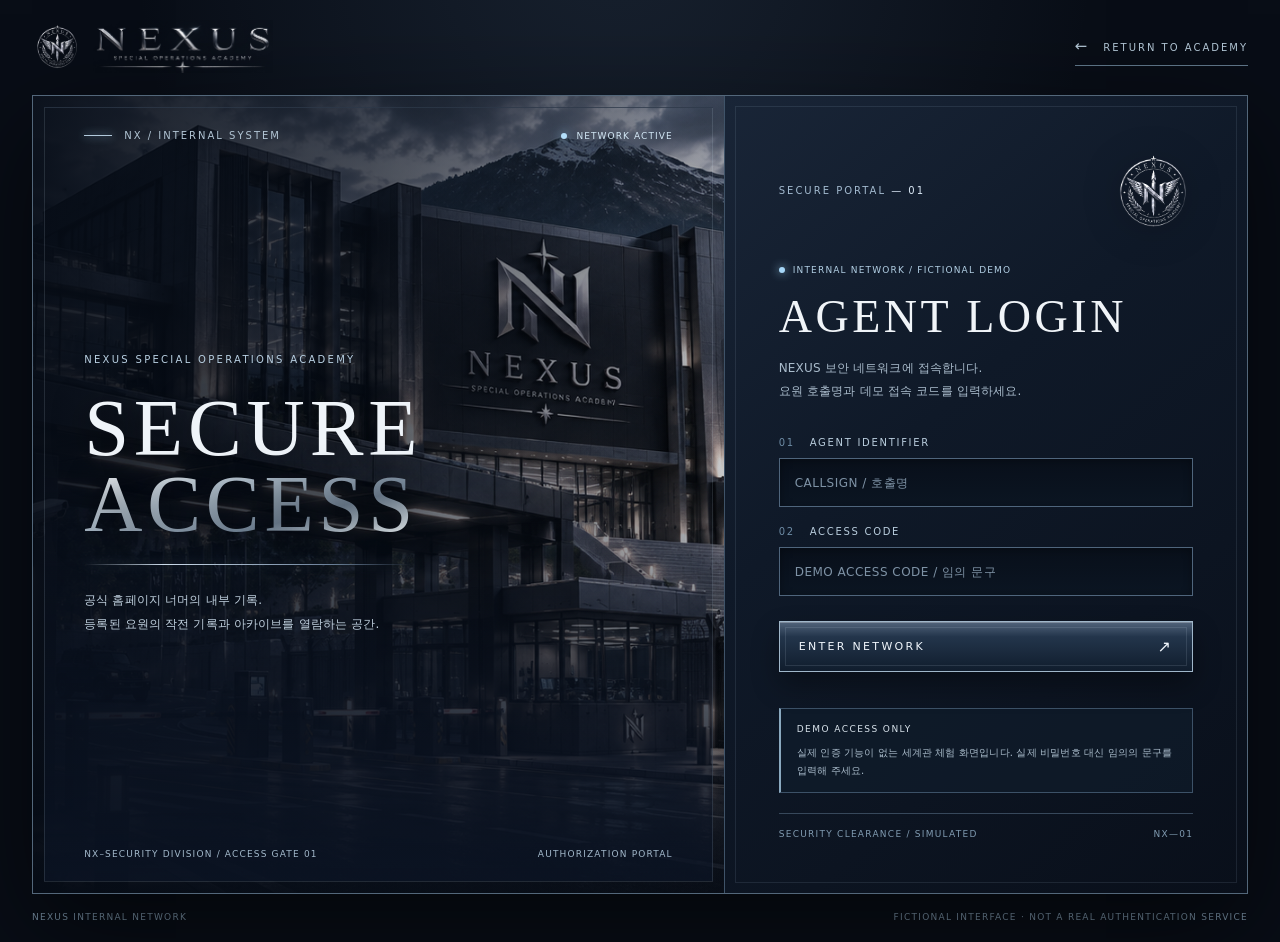
<file: internal.html>
<!DOCTYPE html>
<html lang="ko">
<head><meta name="robots" content="noindex, nofollow, noarchive">
<meta charset="UTF-8">
<meta name="viewport" content="width=device-width,initial-scale=1">
<meta name="theme-color" content="#080e17">
<title>NEXUS | Internal Network</title>
<style>
:root{--bg:#080e17;--panel:#101a26;--panel2:#142131;--line:#294054;--text:#e5edf3;--muted:#8095a5;--cyan:#69d4e5;--green:#81cba9;--red:#e48c8c;--gold:#e3c38d}
*{box-sizing:border-box}html{scroll-behavior:smooth}body{margin:0;background:var(--bg);color:var(--text);font-family:Inter,'Pretendard','Noto Sans KR',system-ui,sans-serif;letter-spacing:.01em}button,input{font:inherit}button{cursor:pointer}button:focus-visible,input:focus-visible{outline:2px solid var(--cyan);outline-offset:3px}
body:before{content:"";position:fixed;inset:0;pointer-events:none;opacity:.22;background-image:linear-gradient(rgba(68,125,149,.1) 1px,transparent 1px),linear-gradient(90deg,rgba(68,125,149,.1) 1px,transparent 1px);background-size:52px 52px}
.login-page{min-height:100vh;display:grid;place-items:center;padding:24px;position:relative}.login-layout{width:min(1080px,100%);min-height:590px;display:grid;grid-template-columns:1.05fr .95fr;border:1px solid var(--line);background:#0c1520;box-shadow:0 30px 100px #0008;position:relative}.login-art{padding:52px;background:radial-gradient(circle at 42% 46%,#173749 0%,#0b1927 47%,#0b1420 75%);display:flex;flex-direction:column;justify-content:space-between;overflow:hidden;position:relative;border-right:1px solid var(--line)}.brand{display:flex;align-items:center;gap:12px;font-size:19px;font-weight:750;letter-spacing:.35em}.logo{width:35px;height:35px;display:grid;place-items:center;border:1px solid var(--cyan);color:var(--cyan);transform:rotate(45deg)}.logo span{transform:rotate(-45deg);font-size:19px}.eyebrow{color:var(--cyan);font-size:11px;letter-spacing:.27em;font-weight:750}.hero-title{font-size:clamp(34px,4.2vw,62px);font-weight:650;line-height:1.12;letter-spacing:-.055em;margin:18px 0}.hero-copy{color:#92a9b7;line-height:1.8;font-size:13px;max-width:340px}.rings{position:absolute;width:400px;height:400px;border:1px solid #35627966;border-radius:50%;top:50%;left:45%;transform:translate(-50%,-50%);pointer-events:none}.rings:after,.rings:before{content:"";position:absolute;border:1px dashed #4c99ad55;border-radius:50%;inset:38px}.rings:after{inset:93px;border-style:solid;border-color:#5fbcd966}.orb{position:absolute;top:50%;left:45%;transform:translate(-50%,-50%);width:90px;height:90px;border:1px solid #7de6f4;border-radius:50%;box-shadow:0 0 65px #1a839b88,inset 0 0 30px #268a9a55}.art-content{position:relative;z-index:1}.footerline{position:relative;z-index:1;color:#7794a4;font-size:10px;letter-spacing:.16em}.login-form-wrap{padding:66px 58px;display:flex;flex-direction:column;justify-content:center}.tag{display:inline-flex;gap:8px;align-items:center;font-size:10px;color:var(--gold);letter-spacing:.18em}.dot{width:6px;height:6px;border-radius:50%;background:var(--gold);box-shadow:0 0 10px var(--gold)}h1,h2,h3,p{margin-top:0}.login-form-wrap h2{font-size:29px;letter-spacing:-.035em;margin:24px 0 12px}.sub{color:var(--muted);font-size:13px;line-height:1.7}.field{margin-top:24px}.field label{display:block;font-size:10px;letter-spacing:.16em;color:#a4b6c2;font-weight:700;margin-bottom:11px}.field input{width:100%;background:#0a111b;color:var(--text);border:1px solid #2d4355;padding:15px 16px;border-radius:3px;outline:none}.field input:focus{border-color:var(--cyan)}.cta{background:var(--cyan);color:#07202a;border:0;padding:15px 18px;font-weight:780;letter-spacing:.11em;border-radius:3px}.cta:hover{background:#9ae8ef}.login-form-wrap .cta{width:100%;margin-top:29px}.hint{font-size:11px;color:#7d95a5;line-height:1.7;margin-top:24px}.notice{border-left:2px solid var(--gold);padding:10px 13px;background:#e3c38d0e;color:#cdbb9a;font-size:11px;line-height:1.7;margin-top:19px}.msg{min-height:19px;color:var(--red);font-size:12px;margin-top:12px}.hidden{display:none!important}
.app{min-height:100vh;display:grid;grid-template-columns:235px minmax(0,1fr);position:relative}.sidebar{background:#0c1621;border-right:1px solid var(--line);padding:30px 18px;display:flex;flex-direction:column;gap:24px}.sidebar .brand{padding:0 12px;font-size:16px}.side-caption{font-size:10px;letter-spacing:.18em;color:#647f91;margin:12px}.side-nav{display:flex;flex-direction:column;gap:5px}.nav-item{background:none;color:#9eb0bc;border:1px solid transparent;text-align:left;padding:12px 15px;border-radius:3px;font-size:12px;display:flex;align-items:center;gap:13px}.nav-item:hover{background:#152434}.nav-item.active{background:#162a37;border-color:#315567;color:#9de6eb}.nav-icon{font-size:16px;width:18px;text-align:center}.side-bottom{margin-top:auto;border-top:1px solid var(--line);padding:22px 12px 0;font-size:11px;color:#8197a6;line-height:2}.main{min-width:0;padding:27px clamp(20px,4vw,60px) 55px}.topbar{display:flex;align-items:center;justify-content:space-between;gap:12px;padding-bottom:26px;border-bottom:1px solid var(--line)}.breadcrumb{color:#8da5b3;font-size:11px;letter-spacing:.13em}.top-right{display:flex;align-items:center;gap:13px}.online{color:var(--green);font-size:10px;letter-spacing:.12em}.avatar{background:#223b49;color:#b3e7ed;border:1px solid #4b7786;width:34px;height:34px;display:grid;place-items:center;font-weight:800;font-size:12px}.logout{color:#aec6d3;border:1px solid #385163;background:none;padding:9px 12px;font-size:11px}.logout:hover{background:#162838}.dashboard-header{padding:35px 0 26px;display:flex;justify-content:space-between;align-items:end;gap:20px}.dashboard-header h1{font-size:29px;letter-spacing:-.04em;margin:7px 0 9px}.date{color:#91a6b5;font-size:12px}.status{border:1px solid #426657;background:#0f2e29;padding:9px 13px;color:#a1ddc1;font-size:11px;letter-spacing:.09em}.stats{display:grid;grid-template-columns:repeat(4,1fr);gap:12px}.stat,.panel{background:linear-gradient(135deg,#121f2c,#101a26);border:1px solid var(--line)}.stat{padding:19px 19px 17px;min-height:122px}.stat-label{color:#849eaf;letter-spacing:.12em;font-size:10px}.stat-value{font-size:27px;font-weight:650;margin:16px 0 3px}.stat-desc{color:#708f9c;font-size:10px}.content-grid{display:grid;grid-template-columns:minmax(0,1.55fr) minmax(250px,1fr);gap:14px;margin-top:14px}.panel{padding:25px}.panel-header{display:flex;justify-content:space-between;gap:10px;align-items:center;margin-bottom:25px}.panel-title{font-size:13px;font-weight:700;letter-spacing:.06em}.panel-tag{font-size:10px;color:var(--cyan)}.system-list{display:grid;gap:15px}.sys-row{display:grid;grid-template-columns:130px 1fr 54px;gap:14px;align-items:center;font-size:11px;color:#afc0cb}.bar{height:5px;background:#203241;overflow:hidden}.bar>i{height:100%;display:block;background:linear-gradient(90deg,#327e8d,#82e0e5)}.sys-row strong{text-align:right;color:#98d4dd;font-size:11px}.activity{display:grid;gap:0}.activity-item{padding:14px 0;border-bottom:1px solid #243748;display:flex;gap:12px;align-items:flex-start}.activity-item:last-child{border:0}.act-dot{width:7px;height:7px;border-radius:50%;background:var(--cyan);margin-top:5px;flex-shrink:0}.act-dot.warn{background:var(--gold)}.activity-item strong{font-size:11px;font-weight:600}.activity-item p{margin:5px 0 0;font-size:10px;color:#7895a4}.small-time{font-size:10px;color:#688899;margin-left:auto;white-space:nowrap}.announcement{margin-top:14px;border:1px solid #526046;background:#18251e;padding:23px 25px;display:flex;gap:20px;align-items:center}.announce-icon{font-size:27px;color:#9abf89}.announcement h3{margin:0 0 7px;font-size:13px}.announcement p{margin:0;color:#9eae9d;font-size:11px;line-height:1.6}.section-view{display:none}.section-view.active{display:block}.view-note{font-size:12px;color:#9aafbd;line-height:1.8;max-width:740px}.data-table{width:100%;border-collapse:collapse;font-size:12px}.data-table th{text-align:left;font-size:10px;color:#7898a8;letter-spacing:.1em;padding:15px;border-bottom:1px solid var(--line)}.data-table td{padding:16px 15px;border-bottom:1px solid #233747}.pill{display:inline-block;color:#9ed8bb;border:1px solid #3c6b57;padding:4px 8px;font-size:10px}.mono{font-family:ui-monospace,monospace;color:#9ecad7}.search{background:#0b1520;color:#dcebf2;border:1px solid #325066;padding:12px;width:min(400px,100%);margin:18px 0}.empty{color:#7c98a9;font-size:12px;padding:24px;text-align:center}.mobile-menu{display:none}.screen-notice{position:fixed;bottom:15px;right:15px;font-size:10px;background:#172734;color:#90abba;padding:9px 12px;border:1px solid #315064;z-index:4}
@media(max-width:850px){.login-layout{grid-template-columns:1fr;max-width:500px}.login-art{min-height:220px;padding:30px;border-right:0;border-bottom:1px solid var(--line)}.rings{left:75%}.orb{left:75%}.hero-title{font-size:32px}.hero-copy{display:none}.login-form-wrap{padding:35px}.app{grid-template-columns:1fr}.sidebar{display:none;position:fixed;z-index:9;top:0;bottom:0;left:0;width:235px;box-shadow:15px 0 45px #000a}.sidebar.open{display:flex}.mobile-menu{display:inline-flex;background:none;border:1px solid var(--line);color:var(--text);padding:7px 9px}.stats{grid-template-columns:repeat(2,1fr)}.content-grid{grid-template-columns:1fr}.dashboard-header{align-items:start}.topbar{gap:8px}.breadcrumb{font-size:9px}}@media(max-width:440px){.main{padding:18px}.stats{gap:8px}.stat{padding:14px}.stat-value{font-size:22px}.panel{padding:18px}.sys-row{grid-template-columns:95px 1fr 40px;gap:8px}.status{display:none}.screen-notice{position:static;text-align:center}.login-form-wrap{padding:28px}.top-right{gap:7px}.online{display:none}}

/* FACILITY DIRECTORY */
.facility-toolbar{display:flex;gap:10px;flex-wrap:wrap;align-items:center;margin:0 0 20px}.facility-toolbar .search{margin:0;flex:1;min-width:200px}.filter-button{border:1px solid var(--line);background:#0d1a26;color:#a9c2cc;padding:11px 14px;font-size:11px;border-radius:3px}.filter-button.active,.filter-button:hover{border-color:#5ba9b8;color:#b5eef0;background:#162d38}.facility-grid{display:grid;grid-template-columns:repeat(2,minmax(0,1fr));gap:15px}.facility-card{border:1px solid #2b465a;background:linear-gradient(155deg,#142535,#0c1722);padding:0;overflow:hidden;min-width:0}.facility-art{height:124px;display:flex;align-items:center;justify-content:center;position:relative;overflow:hidden;background:radial-gradient(circle at 65% 30%,#245062,#102433 55%,#0a1722 100%);border-bottom:1px solid #365367}.facility-art:before{content:'';position:absolute;inset:-40px;opacity:.25;background:repeating-linear-gradient(90deg,transparent 0 26px,#4d9bad 27px 28px),repeating-linear-gradient(0deg,transparent 0 26px,#4d9bad 27px 28px);transform:perspective(180px) rotateX(38deg)}.facility-art .building-symbol{font-size:46px;position:relative;color:#a3e5eb;text-shadow:0 0 28px #4bb9cb66}.facility-art .facility-code{position:absolute;top:13px;left:16px;font-size:10px;color:#a7cbd5;letter-spacing:.15em}.facility-art .facility-zone{position:absolute;bottom:12px;right:15px;font-size:10px;color:#88bcc8}.facility-content{padding:22px}.facility-content h3{font-size:17px;letter-spacing:-.02em;margin:6px 0}.facility-content .en{font-size:9px;letter-spacing:.18em;color:var(--cyan)}.facility-desc{min-height:48px;color:#9ab0bc;line-height:1.7;font-size:12px;margin:11px 0 16px}.facility-meta{display:flex;flex-wrap:wrap;gap:7px;margin-bottom:16px}.facility-chip{border:1px solid #355268;color:#a7c2cf;font-size:10px;padding:5px 8px}.facility-open{background:transparent;color:var(--cyan);border:1px solid #477889;width:100%;padding:10px 12px;text-align:left;font-size:11px;display:flex;justify-content:space-between}.facility-open:hover{background:#163341}.facility-detail{margin-top:19px;border:1px solid #38556a;background:linear-gradient(140deg,#142637,#0b1722);padding:26px}.facility-detail[hidden]{display:none}.facility-detail h2{font-size:22px;margin:9px 0 6px}.facility-detail p{font-size:12px;line-height:1.85;color:#a8bfca}.facility-rooms{display:grid;grid-template-columns:repeat(2,minmax(0,1fr));gap:10px;margin-top:18px}.facility-room{border:1px solid #2e4a5d;background:#0d1b27;padding:13px 15px;color:#d4e6ed;font-size:12px}.facility-room span{display:block;font-size:10px;color:#739eac;letter-spacing:.08em;margin-bottom:6px}.facility-smallprint{color:#7894a4;font-size:10px;line-height:1.7;margin-top:17px}.close-detail{color:#9cdde6;border:1px solid #3d6b7c;background:transparent;padding:9px 13px;font-size:11px;float:right}.facility-count{font-size:11px;color:#819fad;margin-bottom:15px}.facility-empty{grid-column:1/-1;padding:32px;text-align:center;color:#8ca5b3;border:1px dashed #344e60}.facility-feature{display:flex;gap:18px;align-items:center;margin-bottom:17px;padding:15px 18px;border-left:2px solid var(--cyan);background:#112432}.facility-feature strong{font-size:12px;display:block}.facility-feature span{font-size:11px;color:#8aabb9;line-height:1.8}@media(max-width:700px){.facility-grid,.facility-rooms{grid-template-columns:1fr}.facility-detail{padding:18px}}

/* Gallery addition: facility detail view (original portal preserved) */
.nx-gallery{margin:22px 0 4px;border:1px solid #35566c;background:#08131f;overflow:hidden}
.nx-gallery-top{display:flex;justify-content:space-between;align-items:center;gap:12px;padding:12px 15px;background:#112331;color:#a4c5d1;font-size:11px}
.nx-gallery-stage{position:relative;background:#050d16;display:flex;align-items:center;justify-content:center;min-height:220px}
.nx-gallery-stage img{display:block;width:100%;max-height:530px;object-fit:contain;cursor:zoom-in}
.nx-gallery-arrow{position:absolute;top:50%;transform:translateY(-50%);border:1px solid #7096a2aa;background:#081723e8;color:#e4f5f9;padding:13px;font-size:21px;cursor:pointer;z-index:1}
.nx-gallery-arrow.prev{left:9px}.nx-gallery-arrow.next{right:9px}.nx-gallery-arrow:disabled{opacity:.25;cursor:default}
.nx-gallery-caption{padding:14px 17px 17px;border-top:1px solid #203b4b}.nx-gallery-caption strong{font-size:15px;color:#edfaff}.nx-gallery-caption small{margin-left:10px;color:#6eacba;font-size:10px}.nx-gallery-caption p{margin:8px 0 0!important}
.nx-gallery-thumbs{display:flex;gap:8px;padding:12px;overflow-x:auto;border-top:1px solid #29495b}.nx-thumb{flex:0 0 100px;cursor:pointer;border:2px solid transparent;padding:0;background:#162734;text-align:left;color:#bfd1d9}.nx-thumb.active{border-color:#63bacc}.nx-thumb img{display:block;width:100%;height:55px;object-fit:cover}.nx-thumb span{display:block;overflow:hidden;text-overflow:ellipsis;white-space:nowrap;padding:5px;font-size:10px}
.nx-lightbox{position:fixed;inset:0;background:#000e;z-index:9999;display:none;align-items:center;justify-content:center;flex-direction:column;padding:18px}.nx-lightbox.open{display:flex}.nx-lightbox img{max-width:96vw;max-height:83vh;object-fit:contain}.nx-lightbox button{align-self:flex-end;margin-bottom:8px;background:#142c3b;color:white;border:1px solid #5f8b9b;padding:10px 15px;cursor:pointer}.nx-lightbox span{color:#b3cbd2;margin-top:12px;font-size:13px}
@media(max-width:600px){.nx-gallery-stage{min-height:145px}.nx-gallery-arrow{padding:8px}.nx-thumb{flex-basis:76px}.nx-thumb img{height:43px}}

/* NEXUS BRAND DESIGN v3 — logo assets cropped from the supplied 1/3/7 collage */
:root{--bg:#080e17;--panel:#111c2a;--panel2:#162435;--line:#304356;--text:#e3e9ef;--muted:#97aabd;--cyan:#7bb9e0;--green:#8ecdb6;--red:#c96c72;--gold:#c5b191}
body{background:radial-gradient(ellipse at 80% 0%,#122338 0%,transparent 38%),#080e17}
body:before{opacity:.12;background-size:64px 64px}
.login-layout{border:1px solid #405467;box-shadow:0 25px 110px #000b,0 0 0 1px #85a7bb13;min-height:630px}
.login-art{background:radial-gradient(ellipse at 48% 52%,#263b50 0%,#0b1523 68%);isolation:isolate;overflow:hidden}
.login-art:after{content:"";position:absolute;inset:0;background:linear-gradient(0deg,#0b1425b8,transparent 55%);pointer-events:none;z-index:-1}
.crest-backdrop{position:absolute;right:-11%;top:11%;width:95%;max-width:490px;object-fit:contain;opacity:.5;filter:drop-shadow(0 8px 35px #000);z-index:-1;pointer-events:none;mix-blend-mode:screen}
.brand-image{display:flex;align-items:center;line-height:1;min-height:54px;overflow:hidden}
.brand-image img{display:block;width:240px;max-width:100%;height:auto;mix-blend-mode:screen;filter:brightness(1.28) contrast(1.08)}
.sidebar .brand-image{padding:0;min-height:75px}.sidebar .brand-image img{width:195px}
.login-art .brand-image img{width:255px}
.login-form-wrap{position:relative;background:linear-gradient(155deg,#101b2a,#090e17)}
.login-seal{display:block;width:108px;height:108px;margin:6px auto 14px;object-fit:contain;mix-blend-mode:screen;filter:brightness(1.2)}
.login-form-wrap h2{letter-spacing:.025em}
.cta{background:linear-gradient(100deg,#285c77,#3b7190)!important;color:#f3f9ff!important;border:1px solid #679cb6!important;box-shadow:0 6px 30px #0b314e6e}
.cta:hover{filter:brightness(1.18)}
.nav-item.active{background:linear-gradient(90deg,#1c3548,#132538)!important;border-color:#5489ab!important}
.panel,.stat{background:linear-gradient(155deg,#142132,#0d1724)}
.main .topbar{background:#0a1420e8;backdrop-filter:blur(10px)}
.nx-gallery{border-color:#496a80;box-shadow:0 12px 35px #0005}
.nx-gallery-top{background:linear-gradient(90deg,#173046,#0e1c2b)}
.nx-gallery-caption strong{color:#e6f0f7}
.nx-thumb.active{border-color:#7bb9e0}
@media(max-width:850px){.crest-backdrop{width:68%;right:0;top:-28%;opacity:.3}.login-seal{width:82px;height:82px}}

/* NEXUS v4.29 / internal access gate design */
body{background:#080d16}
body:before{opacity:.10;background-size:68px 68px}
.login-page{padding:20px clamp(12px,2.5vw,36px);min-height:100svh;display:flex;align-items:center;justify-content:center;background:radial-gradient(ellipse at 48% -20%,rgba(78,104,135,.24),transparent 52%),#080d16}
.login-stage{width:min(1370px,100%);position:relative}
.login-topbar{display:flex;justify-content:space-between;align-items:center;gap:18px;margin-bottom:22px}
.login-topbrand{display:flex;align-items:center;gap:12px;min-width:0;text-decoration:none}
.login-topbrand img:first-child{width:49px;height:49px;object-fit:contain;flex:none}
.login-topbrand img:nth-child(2){width:205px;max-width:49vw;max-height:53px;object-fit:contain;object-position:left}
.login-back{text-decoration:none;color:#b3c7d6;font-size:10px;letter-spacing:.2em;white-space:nowrap;border-bottom:1px solid #5f7689;padding:10px 0;transition:color .2s,border-color .2s}
.login-back:hover{color:#f1f8ff;border-color:#d5e6f2}
.login-back span{font-size:15px;margin-right:9px}
.login-layout{width:100%;min-height:min(660px,calc(100svh - 130px));display:grid;grid-template-columns:minmax(0,1.14fr) minmax(385px,.86fr);border:1px solid #53677a;background:#0b1420;box-shadow:0 34px 95px rgba(0,0,0,.55),inset 0 1px 0 rgba(237,248,255,.12)}
.login-art{position:relative;overflow:hidden;min-height:590px;padding:34px clamp(26px,4vw,56px);display:flex;flex-direction:column;justify-content:space-between;border-right:1px solid #3f5368;background:#090f18 url('images/site/academy-entrance-hq.png') center center / cover no-repeat;isolation:isolate}
.login-art:before{content:'';position:absolute;inset:0;background:linear-gradient(90deg,rgba(6,12,22,.93) 0%,rgba(8,15,26,.62) 49%,rgba(8,15,25,.18) 100%),linear-gradient(0deg,rgba(5,10,19,.88),transparent 42%,rgba(5,10,19,.25));z-index:-1}
.login-art:after{content:'';position:absolute;inset:11px;border:1px solid rgba(207,231,248,.13);pointer-events:none}
.art-header{position:relative;display:flex;align-items:center;gap:12px;z-index:1;color:#b2c5d4;font-size:10px;letter-spacing:.20em;flex-wrap:wrap}
.art-line{width:28px;height:1px;background:#b3cadc;box-shadow:0 0 8px #a6d9ff}
.art-status{margin-left:auto;font-size:9px;letter-spacing:.12em;color:#d3e8f6}
.art-status i{display:inline-block;width:6px;height:6px;border-radius:50%;margin-right:6px;background:#b4dffa;box-shadow:0 0 11px #98cbe8}
.login-art .art-content{position:relative;z-index:1;max-width:490px}
.login-art .eyebrow{color:#b9d0e2;font-size:10px;font-weight:450;letter-spacing:.23em}
.login-art-title{font:normal clamp(54px,6.3vw,105px)/.94 Georgia,'Times New Roman',serif;letter-spacing:.06em;color:#eff4f9;text-shadow:0 4px 35px rgba(0,0,0,.7);margin:25px 0 22px}
.login-art-title em{font-style:normal;color:#c8d4df;background:linear-gradient(165deg,#fff 3%,#b3c2cf 36%,#748699 65%,#eaf2f6 90%);-webkit-background-clip:text;background-clip:text;-webkit-text-fill-color:transparent}
.art-rule{width:min(330px,80%);height:1px;background:linear-gradient(90deg,transparent,#cfdeed 24%,#6c829b 75%,transparent);box-shadow:0 0 12px #bbd7f666}
.login-art .hero-copy{margin:23px 0 0;color:#c0d0de;font-size:12px;line-height:2;max-width:450px}
.art-bottom{display:flex;justify-content:space-between;gap:10px;flex-wrap:wrap;position:relative;z-index:1;color:#a2b8ca;font-size:9px;letter-spacing:.13em}
.login-form-wrap{position:relative;display:flex;flex-direction:column;justify-content:center;padding:clamp(30px,4.2vw,62px);background:linear-gradient(140deg,#192537 0%,#0f1928 40%,#090f1a 100%)}
.login-form-wrap:before{content:'';position:absolute;top:10px;right:10px;bottom:10px;left:10px;border:1px solid rgba(163,191,212,.12);pointer-events:none}
.login-form-head{position:relative;display:flex;justify-content:space-between;align-items:center;gap:15px;margin-bottom:33px}
.login-form-head img{width:82px;height:82px;object-fit:contain;filter:drop-shadow(0 5px 18px #0009)}
.login-sequence{font-size:10px;color:#a3bacf;letter-spacing:.2em}
.login-sequence b{font-weight:400;color:#dbe9f6}
.login-form-wrap .tag{color:#b3d0e5;font-size:9px;letter-spacing:.13em}
.login-form-wrap .dot{background:#a6d7f8;box-shadow:0 0 10px #9bd1ed}
.login-form-wrap h2{font:normal clamp(32px,3.6vw,48px) Georgia,'Times New Roman',serif;letter-spacing:.075em;margin:15px 0 14px;color:#f0f4f8}
.login-form-wrap .sub{font-size:12px;line-height:1.9;color:#aabccc;margin:0 0 16px}
.login-form-wrap .field{margin-top:19px}
.login-form-wrap .field label{font-size:10px;font-weight:500;letter-spacing:.17em;color:#b9cddd;margin-bottom:10px}
.login-form-wrap .field label span{color:#6d8ba4;margin-right:10px}
.login-form-wrap .field input{border:1px solid #4f657c;border-radius:0;background:linear-gradient(180deg,#080f1a,#0b1522);font-size:12px;color:#f1f7fb;letter-spacing:.04em;min-height:49px;box-shadow:inset 0 1px 8px #0005;padding:14px 15px}
.login-form-wrap .field input::placeholder{color:#7e92a5}
.login-form-wrap .field input:focus{border-color:#c0d8e9;box-shadow:0 0 0 1px rgba(147,200,239,.22),0 0 20px rgba(98,162,205,.10)}
.login-form-wrap .cta{position:relative;min-height:51px;display:flex;align-items:center;justify-content:space-between;gap:14px;padding:12px 19px;margin-top:25px;background:linear-gradient(180deg,#52647b 0%,#23354b 30%,#101d2d 100%)!important;color:#f0f6fc!important;border:1px solid #a0b7ca!important;border-radius:0;font-weight:500;letter-spacing:.21em;font-size:11px;box-shadow:inset 0 1px 0 rgba(255,255,255,.26),0 13px 28px #0005;transition:filter .2s,transform .2s,box-shadow .2s}
.login-form-wrap .cta:before{content:'';position:absolute;inset:5px;border:1px solid rgba(211,230,244,.12);pointer-events:none}
.login-form-wrap .cta:hover{filter:brightness(1.14);transform:translateY(-1px);box-shadow:inset 0 1px 0 rgba(255,255,255,.32),0 15px 28px #0006,0 0 17px #89b9dd2e}
.cta-arrow{font-size:16px;line-height:1;font-weight:400}
.login-form-wrap .msg{min-height:18px;margin-top:10px;font-size:11px}
.login-form-wrap .notice{margin-top:8px;padding:13px 15px 13px 16px;border:1px solid #3c5167;border-left:2px solid #8aa9bf;background:rgba(16,28,43,.68);display:flex;flex-direction:column;gap:6px;color:#a9bbca;font-size:10px;line-height:1.75}
.login-form-wrap .notice strong{color:#dae4ec;letter-spacing:.16em;font-size:9px;font-weight:500}
.login-bottomline{display:flex;justify-content:space-between;gap:10px;padding-top:15px;margin-top:20px;border-top:1px solid #37485b;color:#809bb1;font-size:9px;letter-spacing:.14em}
.login-foot{display:flex;justify-content:space-between;gap:14px;flex-wrap:wrap;margin-top:18px;color:#7890a4;font-size:9px;letter-spacing:.14em}
@media(max-width:900px){.login-layout{grid-template-columns:minmax(0,1fr) minmax(0,1fr)}.login-art{min-height:575px;padding:30px}.login-form-wrap{padding:30px}.login-art-title{font-size:clamp(48px,7vw,76px)}}
@media(max-width:720px){.login-page{padding:16px}.login-topbar{margin-bottom:15px}.login-topbrand img:first-child{width:40px;height:40px}.login-topbrand img:nth-child(2){width:160px}.login-back{font-size:9px}.login-layout{grid-template-columns:1fr;min-height:0}.login-art{min-height:240px;padding:24px 25px;background-position:center 44%;border-right:0;border-bottom:1px solid #405567}.login-art:before{background:linear-gradient(90deg,rgba(6,12,22,.92),rgba(6,12,22,.32)),linear-gradient(0deg,rgba(5,10,18,.88),transparent)}.login-art .art-content{margin-top:28px}.login-art-title{font-size:clamp(47px,10vw,67px);margin:11px 0}.login-art .hero-copy{font-size:10px;line-height:1.7;margin-top:12px}.art-bottom{display:none}.art-header{font-size:9px}.art-status{font-size:8px}.login-form-wrap{padding:32px 27px}.login-form-head{margin-bottom:13px}.login-form-head img{width:63px;height:63px}.login-form-wrap h2{font-size:36px;margin-top:13px}.login-foot{font-size:8px}}
@media(max-width:420px){.login-topbrand img:nth-child(2){width:125px}.login-topbrand img:first-child{width:33px;height:33px}.login-back{font-size:8px;letter-spacing:.07em}.login-art{min-height:225px;padding:21px}.art-status{width:100%;margin:2px 0 0 40px}.login-art-title{font-size:46px}.login-form-wrap{padding:27px 20px}.login-form-wrap .sub{font-size:11px}.login-bottomline{font-size:8px;letter-spacing:.07em}}
@media(prefers-reduced-motion:reduce){.login-form-wrap .cta,.login-back{transition:none}}

/* v4.32 internal command center — metallic visual system */
.app{grid-template-columns:258px minmax(0,1fr);background:radial-gradient(circle at 90% -10%,#1d2c40 0%,transparent 33%),#070d17}
.sidebar{background:linear-gradient(180deg,#111c2b 0%,#09111d 60%,#070d17 100%);border-right:1px solid #4b5b6c;padding:25px 17px 20px;gap:17px}
.dashboard-brand{display:flex!important;align-items:center;gap:8px!important;padding:4px 4px 17px!important;border-bottom:1px solid #34475c;white-space:normal;min-width:0}
.dashboard-brand img:first-child{width:60px;height:60px;object-fit:contain;flex:none}
.dashboard-brand img:nth-child(2){width:142px;height:auto;max-height:53px;object-fit:contain;object-position:left center;min-width:0}
.side-caption{letter-spacing:.20em;color:#9db4c6;font-size:10px;margin:10px 6px 5px;line-height:1.8}
.side-nav{gap:7px}
.nav-item{position:relative;border:1px solid transparent;border-radius:0;min-height:53px;padding:13px 12px;color:#aabbc9;font-size:10px;letter-spacing:.10em;font-weight:500;transition:background .2s,color .2s,border-color .2s;line-height:1.4}
.nav-item:hover{background:linear-gradient(90deg,#1e3044,#101a28);color:#f3f7fa;border-color:#425a70}
.nav-item.active{background:linear-gradient(180deg,#3b4d60 0%,#1b2b3f 24%,#0e1929 100%)!important;color:#eff7ff!important;border-color:#8da9be!important;box-shadow:inset 0 1px 0 #daeaff31,0 0 15px #9dcced11}
.nav-item.active:before{content:'';position:absolute;left:0;top:20%;height:60%;width:2px;background:#bedbf1;box-shadow:0 0 10px #9cc7e9}
.nav-icon{width:23px;font-size:16px;color:#b5cde1}
.side-bottom{border-top:1px solid #384a5c;color:#9fb1c1;line-height:2.1;font-size:10px;letter-spacing:.08em;padding:18px 6px 0}
.main{padding:28px clamp(18px,3vw,56px) 55px;max-width:100%;background:transparent}
.main .topbar{position:relative;min-height:59px;padding:0 0 19px;background:transparent;border-bottom:1px solid #455569}
.breadcrumb{font-size:10px;letter-spacing:.22em;color:#9db4c9}
.top-right{flex-wrap:wrap;justify-content:flex-end;gap:9px}
.online{font-size:9px;color:#a7d3c5}
.agent-tag{display:inline-flex;align-items:center;justify-content:center;max-width:min(42vw,360px);min-height:38px;min-width:65px;padding:8px 12px;color:#edf6fe;font-size:11px;font-weight:500;letter-spacing:.05em;overflow-wrap:anywhere;white-space:normal;text-align:center;border:1px solid #8199ad;background:linear-gradient(180deg,#35495c,#142335 48%,#0d1928);box-shadow:inset 0 1px 0 #ffffff33}
.logout{border:1px solid #8398ac;color:#f0f5fb;padding:10px 15px;min-height:38px;font-size:10px;letter-spacing:.13em;background:linear-gradient(180deg,#34475b 0%,#152438 45%,#0b1626 100%);box-shadow:inset 0 1px 0 #ffffff2e;transition:.2s}
.logout:hover{background:linear-gradient(180deg,#4d647c,#1c3046);color:white;border-color:#c7d8e7}
.dashboard-header{padding:37px 0 26px;gap:16px}
.dashboard-header h1{font:400 clamp(30px,3.2vw,47px)/1.13 Georgia,'Times New Roman',serif;letter-spacing:.075em;color:#edf3f9;margin:13px 0 9px}
.dashboard-header .eyebrow{font-size:10px;letter-spacing:.23em;color:#a9d2ee;font-weight:500}
.overview-korean{font-size:12px;color:#afc4d6;letter-spacing:.05em;margin:0 0 11px}
.date{line-height:1.7;color:#98b1c5;font-size:11px}
.status{background:linear-gradient(180deg,#152d36,#0d1e29);border:1px solid #557b83;color:#b7ded6;font-size:10px;white-space:nowrap;letter-spacing:.14em}
.stats{gap:14px}
.stat,.panel{background:linear-gradient(150deg,#182435 0%,#111b2a 49%,#0b1421 100%);border:1px solid #45576c;box-shadow:inset 0 1px 0 #e7f4ff12,0 16px 27px #00000020}
.stat{padding:21px 19px;min-height:147px;position:relative;overflow:hidden}
.stat:after{content:'';position:absolute;width:48px;height:1px;top:0;left:18px;background:#bacbd9}
.stat-label{font-size:9px;letter-spacing:.17em;color:#a7c6df}
.stat-value{font:400 39px Georgia,serif;letter-spacing:.06em;color:#edf2f8;margin:18px 0 8px}
.stat-desc{font-size:11px;color:#9daebf;line-height:1.5}
.content-grid{gap:16px;margin-top:16px}
.panel{padding:25px 24px}
.panel-title{font-size:12px;font-weight:500;letter-spacing:.15em;color:#eaf2f9}
.panel-tag{font-size:9px;letter-spacing:.1em;color:#a8cbe3}
.sys-row{grid-template-columns:130px minmax(0,1fr) 48px}
.sys-row strong{font-size:9px;color:#9fc9e4;letter-spacing:.08em}
.bar{height:4px;background:#27394a}
.bar>i{background:linear-gradient(90deg,#5a7c99,#aecfe8)}
.act-dot{background:#a5c8e5}.act-dot.warn{background:#c4bb9f}
.announcement{background:linear-gradient(110deg,#1e2d3e,#121f2d);border:1px solid #5a6a7b}
.announce-icon{color:#bad3e5}
.screen-notice{display:none!important}
@media(max-width:980px){.stats{grid-template-columns:repeat(2,minmax(0,1fr))}}
@media(max-width:850px){.app{grid-template-columns:1fr}.sidebar{width:min(280px,85vw)}.dashboard-brand img:nth-child(2){width:135px}.main{padding:20px}.status{display:none}.dashboard-header{padding:28px 0 19px}}
@media(max-width:500px){.main{padding:15px}.dashboard-header h1{font-size:29px}.stat{padding:17px 13px;min-height:140px}.stat-value{font-size:32px}.top-right{gap:6px}.agent-tag{max-width:42vw;padding:8px 9px;font-size:10px}.logout{font-size:9px;padding:8px 10px}.online{display:none}.stat-label{font-size:8px}.stat-desc{font-size:10px}.panel{padding:18px}.sys-row{grid-template-columns:93px 1fr 39px;gap:8px}}


/* v4.39 — agent login second-stage simulated thumb authorization */
.nx-thumb-gate{position:fixed;inset:0;z-index:3000;display:grid;place-items:center;overflow:hidden;padding:24px;background:radial-gradient(ellipse at 50% 42%,#172738 0%,#070e18 44%,#02060c 100%);isolation:isolate;color:#eef5fc}
.nx-thumb-gate[hidden]{display:none!important}
.nx-thumb-gate:before{content:"";position:absolute;inset:0;pointer-events:none;background-image:linear-gradient(#a3cfe409 1px,transparent 1px),linear-gradient(90deg,#a3cfe409 1px,transparent 1px);background-size:58px 58px;mask-image:radial-gradient(ellipse at 50% 50%,#000 10%,transparent 70%)}
.nx-thumb-gate:after{content:"";position:absolute;inset:-40%;pointer-events:none;background:conic-gradient(from 0deg,transparent 0 80deg,#a1d9f00b 96deg,transparent 118deg 360deg);animation:nx-thumb-orbit 9s linear infinite}
@keyframes nx-thumb-orbit{to{transform:rotate(360deg)}}
.nx-thumb-core{width:min(580px,100%);display:flex;flex-direction:column;align-items:center;text-align:center;position:relative;z-index:1}
.nx-thumb-kicker{font-size:10px;letter-spacing:.32em;color:#a2b9cd;margin-bottom:22px}
.nx-thumb-mark{font:400 clamp(22px,4vw,32px) Georgia,serif;letter-spacing:.31em;color:#e2eaf3;margin-bottom:9px}
.nx-thumb-strap{font-size:9px;letter-spacing:.23em;color:#90a8ba;margin-bottom:28px}
.nx-thumb-sensor{position:relative;width:clamp(208px,36vmin,308px);aspect-ratio:1;border:0;padding:0;display:grid;place-items:center;border-radius:50%;background:radial-gradient(circle,#243c4a3d 0%,#0a172419 68%,transparent 80%);cursor:pointer;touch-action:none;-webkit-tap-highlight-color:transparent;user-select:none;-webkit-user-select:none;-webkit-touch-callout:none;outline-offset:8px;color:#e2ecf6;box-shadow:0 0 0 1px #93bfd52b,0 0 0 16px #98bbcf0b,0 0 0 39px #83b6d207}
.nx-thumb-sensor:focus-visible{outline:2px solid #c5efff}
.nx-thumb-sensor:before,.nx-thumb-sensor:after{content:"";position:absolute;inset:14px;border:1px dashed #a4cee75c;border-radius:50%;pointer-events:none}
.nx-thumb-sensor:after{inset:31px;border-style:solid;opacity:.31}
.nx-thumb-ring{position:absolute;inset:-6px;border-radius:50%;background:conic-gradient(from 0deg,#b0ecff var(--thumb-progress,0%),transparent 0);-webkit-mask:radial-gradient(farthest-side,transparent calc(100% - 5px),#000 calc(100% - 4px));mask:radial-gradient(farthest-side,transparent calc(100% - 5px),#000 calc(100% - 4px));filter:drop-shadow(0 0 8px #7edaff77);opacity:.76;pointer-events:none}
.nx-thumb-seal{display:block;width:72%;height:72%;object-fit:contain;filter:drop-shadow(0 0 15px #b4d9ee2b);pointer-events:none;transition:transform .45s,filter .45s,opacity .3s}
.nx-thumb-sensor:hover .nx-thumb-seal{filter:drop-shadow(0 0 20px #a6d9f34c)}
.nx-thumb-status{margin:38px 0 7px;font-size:14px;font-weight:500;letter-spacing:.25em;color:#ecf7fe;min-height:21px}
.nx-thumb-instruction{font-size:12px;line-height:1.6;color:#a9bfcd;min-height:20px;margin:0}
.nx-thumb-progress-label{font:11px ui-monospace,SFMono-Regular,Consolas,monospace;color:#99bbd0;letter-spacing:.12em;margin-top:18px;min-height:16px}
.nx-thumb-success-icon{position:absolute;inset:20%;display:grid;place-items:center;border:2px solid #a3ffdf;border-radius:50%;background:#0c2825ee;color:#ddfff1;font-size:clamp(60px,9vmin,100px);line-height:1;opacity:0;transform:scale(.62);box-shadow:0 0 60px #5bffc24d;pointer-events:none}
.nx-thumb-gate[data-state="holding"] .nx-thumb-sensor{box-shadow:0 0 0 1px #aeebff77,0 0 0 16px #98bbcf15,0 0 40px #a3ddf52b}
.nx-thumb-gate[data-state="success"] .nx-thumb-sensor{box-shadow:0 0 0 1px #a6ffdc,0 0 0 20px #94ffd21d,0 0 0 52px #83ffd20d,0 0 90px #5bffbd4d;animation:nx-thumb-bloom .8s ease-out both}
.nx-thumb-gate[data-state="success"] .nx-thumb-seal{opacity:.12;transform:scale(.9)}
.nx-thumb-gate[data-state="success"] .nx-thumb-success-icon{opacity:1;transform:scale(1);transition:opacity .25s,transform .5s cubic-bezier(.18,1.5,.38,1)}
.nx-thumb-gate[data-state="success"] .nx-thumb-status{color:#bdffdd}
.nx-thumb-gate[data-state="success"] .nx-thumb-ring{background:conic-gradient(#9effd5 100%,transparent 0)}
@keyframes nx-thumb-bloom{45%{transform:scale(1.06)}100%{transform:scale(1)}}
.nx-thumb-gate.nx-thumb-exit{animation:nx-thumb-out .5s ease forwards;pointer-events:none}
@keyframes nx-thumb-out{to{opacity:0;visibility:hidden}}
body.nx-thumb-locked{overflow:hidden}
@media(max-width:600px){.nx-thumb-gate{padding:16px}.nx-thumb-kicker{font-size:8px;letter-spacing:.22em;margin-bottom:17px}.nx-thumb-mark{font-size:24px}.nx-thumb-strap{font-size:8px;margin-bottom:24px}.nx-thumb-sensor{width:min(62vw,260px)}.nx-thumb-status{margin-top:32px;font-size:12px}.nx-thumb-instruction{font-size:11px}}
@media(max-height:640px){.nx-thumb-kicker{margin-bottom:8px}.nx-thumb-strap{margin-bottom:12px}.nx-thumb-sensor{width:min(38vh,220px)}.nx-thumb-status{margin-top:20px}.nx-thumb-progress-label{margin-top:8px}}
@media(prefers-reduced-motion:reduce){.nx-thumb-gate:after{animation:none}.nx-thumb-gate[data-state="success"] .nx-thumb-sensor{animation:none}.nx-thumb-gate.nx-thumb-exit{animation:none}}


/* v4.40 — Emblem display and independent thumb-sized sensor */
.nx-thumb-core{gap:0}
.nx-thumb-strap{margin-bottom:18px}
.nx-thumb-emblem{
  display:grid;place-items:center;
  width:clamp(245px,37vmin,355px);
  height:clamp(245px,37vmin,355px);
  flex:none;
  border-radius:50%;
  background:radial-gradient(circle,rgba(113,167,199,.09) 0%,rgba(82,135,173,.03) 57%,transparent 75%);
  box-shadow:0 0 0 1px rgba(132,178,207,.11),0 0 0 18px rgba(132,178,207,.025),0 0 40px rgba(112,177,212,.05);
}
.nx-thumb-emblem .nx-thumb-seal{
  display:block;width:94%;height:94%;max-width:none;object-fit:contain;
  opacity:1;filter:drop-shadow(0 0 20px rgba(160,205,231,.25));
  pointer-events:none;
}
.nx-thumb-sensor{
  display:grid;place-items:center;
  width:76px;height:76px;aspect-ratio:1;flex:none;
  margin-top:22px;
  padding:0;border:1px solid rgba(151,202,232,.60);
  border-radius:50%;
  background:radial-gradient(circle at 48% 39%,#294558 0%,#122433 62%,#08131e 100%);
  box-shadow:inset 0 1px 1px rgba(255,255,255,.17),0 0 0 8px rgba(142,196,223,.075),0 0 23px rgba(126,189,226,.15);
  cursor:pointer;touch-action:none;
}
.nx-thumb-sensor:before,.nx-thumb-sensor:after{display:none}
.nx-thumb-sensor .nx-thumb-ring{inset:-6px;opacity:.94}
.nx-thumb-icon{width:40px;height:40px;display:block;color:#b9e3f7;pointer-events:none;filter:drop-shadow(0 0 9px rgba(142,215,255,.25));transition:transform .2s,opacity .25s}
.nx-thumb-sensor:hover .nx-thumb-icon{transform:scale(1.06)}
.nx-thumb-sensor:hover .nx-thumb-seal{filter:none}
.nx-thumb-success-icon{inset:9px;font-size:35px;border-width:1px}
.nx-thumb-status{margin:23px 0 7px}
.nx-thumb-gate[data-state="holding"] .nx-thumb-sensor{box-shadow:inset 0 1px 1px rgba(255,255,255,.16),0 0 0 8px rgba(148,218,248,.10),0 0 30px rgba(141,220,252,.25)}
.nx-thumb-gate[data-state="success"] .nx-thumb-sensor{box-shadow:0 0 0 1px #a6ffdc,0 0 0 12px rgba(148,255,210,.12),0 0 0 30px rgba(131,255,210,.06),0 0 56px rgba(91,255,189,.38)}
.nx-thumb-gate[data-state="success"] .nx-thumb-emblem .nx-thumb-seal{opacity:1;transform:none;filter:drop-shadow(0 0 25px rgba(148,255,210,.35))}
.nx-thumb-gate[data-state="success"] .nx-thumb-icon{opacity:0}
@media(max-width:600px){
  .nx-thumb-gate{padding:12px}
  .nx-thumb-strap{margin-bottom:12px}
  .nx-thumb-emblem{width:min(62vw,280px);height:min(62vw,280px)}
  .nx-thumb-sensor{width:72px;height:72px;margin-top:20px}
  .nx-thumb-status{margin-top:23px}
}
@media(max-height:650px){
  .nx-thumb-kicker{margin-bottom:7px}
  .nx-thumb-strap{margin-bottom:8px}
  .nx-thumb-emblem{width:min(37vh,250px);height:min(37vh,250px)}
  .nx-thumb-sensor{width:64px;height:64px;margin-top:13px}
  .nx-thumb-icon{width:33px;height:33px}
  .nx-thumb-status{margin-top:12px}
  .nx-thumb-progress-label{margin-top:7px}
}


/* v4.41 — Optical alignment of the circular seal and halo. */
.nx-thumb-emblem{
  position:relative;
  border-radius:0;
  background:none;
  box-shadow:none;
  isolation:isolate;
}
.nx-thumb-emblem::before{
  content:"";
  position:absolute;
  width:74%;height:74%;
  left:51%;top:51%;
  transform:translate(-50%,-50%);
  border:1px solid rgba(148,195,221,.25);
  border-radius:50%;
  background:radial-gradient(circle,rgba(113,167,199,.065) 0%,rgba(82,135,173,.015) 70%,transparent 80%);
  box-shadow:0 0 0 13px rgba(132,178,207,.022),0 0 38px rgba(112,177,212,.055);
  pointer-events:none;
}
.nx-thumb-emblem .nx-thumb-seal{
  position:relative;
  z-index:1;
  width:100%;height:100%;
  transform:translate(0,0);
  object-fit:contain;
}
.nx-thumb-gate[data-state="success"] .nx-thumb-emblem .nx-thumb-seal{transform:translate(0,0)}


/* v4.42 — orbital beam is local to emblem, not clipped by viewport */
.nx-thumb-gate::after{display:none!important}
.nx-thumb-emblem{position:relative;isolation:isolate;overflow:visible!important}
.nx-thumb-emblem::before{
  width:84%;height:84%;left:50%;top:50%;transform:translate(-50%,-50%);
  border:1px solid rgba(147,202,230,.23);
  box-shadow:0 0 0 14px rgba(132,178,207,.014),0 0 30px rgba(112,177,212,.07);
}
.nx-thumb-emblem::after{
  content:"";position:absolute;z-index:2;
  width:92%;height:92%;left:50%;top:50%;border-radius:50%;
  pointer-events:none;
  background:conic-gradient(from 0deg,
    transparent 0deg 220deg,
    rgba(132,207,247,.03) 236deg,
    rgba(160,219,247,.20) 273deg,
    rgba(220,244,255,.79) 308deg,
    rgba(183,234,255,.96) 326deg,
    rgba(143,215,251,.50) 342deg,
    transparent 359deg 360deg);
  -webkit-mask:radial-gradient(farthest-side,transparent calc(100% - 4px),#000 calc(100% - 2.2px),transparent 100%);
  mask:radial-gradient(farthest-side,transparent calc(100% - 4px),#000 calc(100% - 2.2px),transparent 100%);
  filter:drop-shadow(0 0 5px rgba(159,218,255,.45));
  animation:nx-thumb-emblem-orbit 8s linear infinite;
}
@keyframes nx-thumb-emblem-orbit{
  from{transform:translate(-50%,-50%) rotate(0deg)}
  to{transform:translate(-50%,-50%) rotate(360deg)}
}
.nx-thumb-emblem .nx-thumb-seal{
  position:relative;z-index:1;display:block;
  width:100%;height:100%;max-width:none;
  transform:none!important;object-fit:contain;object-position:center center;
  image-rendering:auto;
  filter:drop-shadow(0 0 13px rgba(173,212,235,.16));
}
.nx-thumb-gate[data-state="success"] .nx-thumb-emblem .nx-thumb-seal{
  filter:drop-shadow(0 0 25px rgba(148,255,210,.30));
}
.nx-thumb-gate[data-state="success"] .nx-thumb-emblem::after{animation-duration:2.5s;opacity:.85}
@media(prefers-reduced-motion:reduce){.nx-thumb-emblem::after{animation:none}}

</style>
<link rel="stylesheet" href="image-protection.css">
</head>
<body>

<!-- NEXUS v4.42: centered HD emblem and complete orbit beam -->
<div class="nx-thumb-gate" id="nxThumbGate" data-state="idle" role="dialog" aria-modal="true" aria-label="NEXUS 모의 엄지 인증" hidden>
  <div class="nx-thumb-core">
    <div class="nx-thumb-kicker">NEXUS / INTERNAL AUTHORIZATION</div>
    <div class="nx-thumb-mark">NEXUS</div>
    <div class="nx-thumb-strap">AGENT ACCESS · VERIFICATION 02</div>
    <div class="nx-thumb-emblem" aria-label="NEXUS 원형 엠블럼">
      <img class="nx-thumb-seal" src="images/branding/nexus-agent-seal-hd.png" draggable="false" alt="NEXUS 원형 엠블럼">
    </div>
    <button class="nx-thumb-sensor" type="button" id="nxThumbSensor" aria-label="엄지손가락으로 아래 지문 센서를 약 2.2초 동안 길게 눌러 모의 인증 완료">
      <span class="nx-thumb-ring" aria-hidden="true"></span>
      <svg class="nx-thumb-icon" viewBox="0 0 64 64" aria-hidden="true" fill="none" stroke="currentColor" stroke-width="2" stroke-linecap="round">
        <path d="M14 30v-4a18 18 0 0 1 36 0v9M20 41c-3-11-1-19 0-23M27 48c-4-12-5-23-2-29 2-5 7-7 11-7 8 0 14 6 14 15v12M33 52c-4-10-6-21-6-27 0-6 4-10 9-10s9 4 9 11v20M39 53c-4-12-5-21-5-27 0-2 1-3 3-3s3 1 3 4v22M20 30c0-11 6-19 16-19"/>
      </svg>
      <span class="nx-thumb-success-icon" aria-hidden="true">✓</span>
    </button>
    <div class="nx-thumb-status" id="nxThumbStatus" role="status" aria-live="polite">THUMB VERIFICATION</div>
    <p class="nx-thumb-instruction" id="nxThumbInstruction">아래 지문 센서를 엄지손가락으로 길게 누르세요</p>
    <div class="nx-thumb-progress-label" id="nxThumbPct">AWAITING INPUT</div>
  </div>
</div>

<section class="login-page" id="loginPage">
  <div class="login-stage">
    <div class="login-topbar">
      <a class="login-topbrand" href="index.html" aria-label="넥서스 공식 홈페이지로 이동"><img src="images/branding/seal-complete.png" alt=""><img src="images/branding/nexus-metal-wordmark-cropped.png" alt="NEXUS Special Operations Academy"></a>
      <a href="index.html" class="login-back"><span aria-hidden="true">←</span> RETURN TO ACADEMY</a>
    </div>
    <div class="login-layout">
      <div class="login-art">
        <div class="art-header"><span class="art-line"></span><span>NX / INTERNAL SYSTEM</span><span class="art-status"><i></i> NETWORK ACTIVE</span></div>
        <div class="art-content">
          <div class="eyebrow">NEXUS SPECIAL OPERATIONS ACADEMY</div>
          <h1 class="login-art-title">SECURE<br><em>ACCESS</em></h1>
          <div class="art-rule"></div>
          <p class="hero-copy">공식 홈페이지 너머의 내부 기록.<br>등록된 요원의 작전 기록과 아카이브를 열람하는 공간.</p>
        </div>
        <div class="art-bottom"><span>NX–SECURITY DIVISION / ACCESS GATE 01</span><span>AUTHORIZATION PORTAL</span></div>
      </div>
      <div class="login-form-wrap">
        <div class="login-form-head"><span class="login-sequence">SECURE PORTAL <b>— 01</b></span><img src="images/branding/seal-complete.png" alt="NEXUS 엠블럼"></div>
        <div class="tag"><span class="dot"></span> INTERNAL NETWORK / FICTIONAL DEMO</div>
        <h2>AGENT LOGIN</h2>
        <p class="sub">NEXUS 보안 네트워크에 접속합니다.<br>요원 호출명과 데모 접속 코드를 입력하세요.</p>
        <form id="loginForm">
          <div class="field"><label for="agentId"><span>01</span> AGENT IDENTIFIER</label><input id="agentId" maxlength="28" autocomplete="off" placeholder="CALLSIGN / 호출명" required></div>
          <div class="field"><label for="accessCode"><span>02</span> ACCESS CODE</label><input id="accessCode" type="password" autocomplete="off" placeholder="DEMO ACCESS CODE / 임의 문구" required></div>
          <button type="submit" class="cta"><span>ENTER NETWORK</span><span class="cta-arrow" aria-hidden="true">↗</span></button>
          <div class="msg" id="loginMsg" role="status" aria-live="polite"></div>
        </form>
        <div class="notice"><strong>DEMO ACCESS ONLY</strong><span>실제 인증 기능이 없는 세계관 체험 화면입니다. 실제 비밀번호 대신 임의의 문구를 입력해 주세요.</span></div>
        <div class="login-bottomline"><span>SECURITY CLEARANCE / SIMULATED</span><span>NX—01</span></div>
      </div>
    </div>
    <div class="login-foot"><span>NEXUS INTERNAL NETWORK</span><span>FICTIONAL INTERFACE · NOT A REAL AUTHENTICATION SERVICE</span></div>
  </div>
</section>
<div class="app hidden" id="app">
  <aside class="sidebar" id="sidebar">
    <a class="brand brand-image dashboard-brand" href="index.html" aria-label="NEXUS 홈페이지"><img src="images/branding/seal-complete.png" alt="NEXUS 엠블럼"><img src="images/branding/nexus-metal-wordmark-cropped.png" alt="NEXUS Special Operations Academy"></a>
    <div class="side-caption">NEXUS / INTERNAL SYSTEM</div>
    <nav class="side-nav" aria-label="내부 메뉴">
      <button class="nav-item active" data-view="overview"><span class="nav-icon">▦</span>COMMAND CENTER</button>
      <button class="nav-item" data-view="personnel"><span class="nav-icon">♙</span>PERSONNEL DATABASE</button>
      <button class="nav-item" data-view="operations"><span class="nav-icon">⌖</span>OPERATIONS</button>
      <button class="nav-item" data-view="facilities"><span class="nav-icon">▤</span>FACILITY DATABASE</button>
      <button class="nav-item" data-view="archives"><span class="nav-icon">◇</span>CLASSIFIED ARCHIVE</button>
    </nav>
    <div class="side-bottom">NETWORK STATUS: <span style="color:var(--green)">ONLINE</span><br>SECURITY LEVEL: <span style="color:var(--gold)">DEMO</span><br>© NEXUS SYSTEM</div>
  </aside>
  <main class="main">
    <header class="topbar">
      <div style="display:flex;align-items:center;gap:12px"><button class="mobile-menu" id="menuToggle" aria-label="메뉴 열기">☰</button><div class="breadcrumb">NEXUS / <span id="breadView">OVERVIEW</span></div></div>
      <div class="top-right"><span class="online">● SYSTEM ONLINE</span><div class="agent-tag" id="avatar" aria-label="접속 요원 호출명">AGENT</div><button class="logout" id="logout">LOG OUT</button></div>
    </header>
    <section class="section-view active" id="view-overview">
      <div class="dashboard-header"><div><div class="eyebrow">NEXUS // INTERNAL COMMAND SYSTEM</div><h1>COMMAND OVERVIEW</h1><div class="overview-korean">넥서스 통합 운영 시스템 · 승인된 요원 전용</div><div class="date"><span id="welcomeAgent">요원</span> 님, 넥서스 네트워크에 접속했습니다. <span id="currentDate"></span></div></div><div class="status">● NETWORK ACTIVE</div></div>
      <div class="stats">
        <div class="stat"><div class="stat-label">ACADEMIC PROGRAM</div><div class="stat-value">05</div><div class="stat-desc">5년제 특수작전 교육과정</div></div>
        <div class="stat"><div class="stat-label">SPECIALIZED DIVISIONS</div><div class="stat-value">06</div><div class="stat-desc">전투 · 정보 · 기술 · 심리 · 전략 · 지원</div></div>
        <div class="stat"><div class="stat-label">FACILITY ZONES</div><div class="stat-value">07</div><div class="stat-desc">기관 시설 및 보호 관찰 구역</div></div>
        <div class="stat"><div class="stat-label">ACCESS CLEARANCE</div><div class="stat-value" style="font-size:24px">LV.03</div><div class="stat-desc">세계관 연출용 가상 접근 등급</div></div>
      </div>
      <div class="content-grid">
        <section class="panel"><div class="panel-header"><div class="panel-title">ACADEMY SYSTEMS</div><div class="panel-tag">SIMULATED STATUS</div></div><div class="system-list">
          <div class="sys-row"><span>교육 운영 시스템</span><span class="bar"><i style="width:96%"></i></span><strong>SYNC</strong></div>
          <div class="sys-row"><span>전술 훈련 기록</span><span class="bar"><i style="width:89%"></i></span><strong>SYNC</strong></div>
          <div class="sys-row"><span>평가 기록 관리</span><span class="bar"><i style="width:99%"></i></span><strong>SYNC</strong></div>
          <div class="sys-row"><span>정보 연구 시스템</span><span class="bar"><i style="width:78%"></i></span><strong>SYNC</strong></div>
          <div class="sys-row"><span>시설 관제 네트워크</span><span class="bar"><i style="width:92%"></i></span><strong>SYNC</strong></div>
        </div></section>
        <section class="panel"><div class="panel-header"><div class="panel-title">NETWORK ACTIVITY</div><div class="panel-tag">DEMO LOG</div></div><div class="activity">
          <div class="activity-item"><span class="act-dot"></span><div><strong>교육 기록 동기화 완료</strong><p>NETWORK / 자동 점검</p></div><span class="small-time">09:42</span></div>
          <div class="activity-item"><span class="act-dot warn"></span><div><strong>접근 로그 검토 요청</strong><p>SECURITY / 내부 경보</p></div><span class="small-time">08:15</span></div>
          <div class="activity-item"><span class="act-dot"></span><div><strong>훈련 시뮬레이션 기록 갱신</strong><p>OPERATIONS / 기록 업데이트</p></div><span class="small-time">07:36</span></div>
          <div class="activity-item"><span class="act-dot"></span><div><strong>연구 부서 점검 완료</strong><p>RESEARCH / 정기 점검</p></div><span class="small-time">06:50</span></div>
        </div></section>
      </div>
      <div class="announcement"><span class="announce-icon">◇</span><div><h3>ACADEMY NOTICE // 내부 기록 이용 안내</h3><p>NEXUS는 5년 과정의 비공개 특수작전 교육기관으로, 전투·정보·기술·심리·전략·지원의 여섯 전문 분야를 운영한다. 이 네트워크의 운영 로그와 보안 등급은 세계관 시연용 가상 정보다.</p></div></div>
    </section>
    <section class="section-view" id="view-personnel"><div class="dashboard-header"><div><div class="eyebrow">PERSONNEL DIRECTORY</div><h1>요원 명부</h1><div class="view-note">넥서스 소속 요원 목록의 디자인 예시입니다. 실데이터가 아닙니다.</div></div></div><div class="panel"><input class="search" id="personSearch" placeholder="호출명 또는 부서 검색" aria-label="요원 검색"><table class="data-table"><thead><tr><th>호출명</th><th>부서</th><th>등급</th><th>상태</th></tr></thead><tbody id="personBody"></tbody></table><div class="empty hidden" id="personEmpty">검색 결과가 없습니다.</div></div></section>
    <section class="section-view" id="view-operations"><div class="dashboard-header"><div><div class="eyebrow">FIELD OPERATIONS</div><h1>작전 현황</h1><div class="view-note">진행 중인 작전 보드의 레이아웃 예시입니다.</div></div></div><div class="panel"><table class="data-table"><thead><tr><th>작전 코드</th><th>담당 부서</th><th>우선순위</th><th>상태</th></tr></thead><tbody><tr><td class="mono">NX-OP-042</td><td>전술 작전부</td><td>높음</td><td><span class="pill">진행 중</span></td></tr><tr><td class="mono">NX-OP-037</td><td>정보 분석부</td><td>보통</td><td><span class="pill">진행 중</span></td></tr><tr><td class="mono">NX-OP-029</td><td>연구 지원부</td><td>낮음</td><td><span class="pill">검토 중</span></td></tr></tbody></table></div></section>

    <section class="section-view" id="view-facilities">
      <div class="dashboard-header"><div><div class="eyebrow">NEXUS CAMPUS / FACILITY DIRECTORY</div><h1>시설 안내</h1><p class="view-note">넥서스 캠퍼스의 주요 시설과 운영 구역을 확인한다. 시설을 선택하면 내부 공간 및 이용 목적을 열람할 수 있다.</p></div><div class="status">● 07 FACILITIES</div></div>
      <div class="facility-feature"><span style="font-size:25px;color:var(--cyan)">⌑</span><div><strong>NEXUS / CAMPUS INDEX</strong><span>시설 정보는 세계관 설정용 안내 자료다. 위치 도면과 층별 상세 배치는 향후 공식 등록 예정이다.</span></div></div>
      <div class="facility-toolbar"><input class="search" id="facilitySearch" type="search" placeholder="시설명 또는 공간 검색" aria-label="시설 검색"><button type="button" class="filter-button active" data-facility-filter="all">전체</button><button type="button" class="filter-button" data-facility-filter="core">교육 · 행정</button><button type="button" class="filter-button" data-facility-filter="living">생활 · 의료</button><button type="button" class="filter-button" data-facility-filter="restricted">평가 · 보호</button></div>
      <div class="facility-count" id="facilityCount" aria-live="polite"></div>
      <div class="facility-grid" id="facilityGrid"></div>
      <div class="facility-detail" id="facilityDetail" hidden aria-live="polite"></div>
      <p class="facility-smallprint">※ 구역 이름과 시설 구성은 NEXUS 세계관 설정에 따른 것이다. 실제 회원 권한 관리나 출입 통제는 적용되어 있지 않다.</p>
    </section>
    <section class="section-view" id="view-archives"><div class="dashboard-header"><div><div class="eyebrow">CLASSIFIED ARCHIVES</div><h1>기밀 기록 보관소</h1><div class="view-note">실제 기밀 파일이나 개인정보를 이 HTML 파일에 직접 넣지 마세요. GitHub Pages에서는 HTML과 JavaScript 원본을 누구나 볼 수 있습니다.</div></div></div><div class="panel"><div class="panel-title">◇ RECORD ACCESS</div><p class="sub" style="margin:18px 0 0">서버 기반 회원 인증 및 접근 권한 검증이 구성되면 이곳에 승인된 회원만 조회할 수 있는 문서를 연동할 수 있습니다.</p><div class="notice">현재 버전: 데모 화면만 제공 · 비공개 데이터 조회 기능 없음</div></div></section>
  </main>
</div>

<script>
(()=>{
'use strict';
const loginPage=document.getElementById('loginPage'),app=document.getElementById('app');
const views={overview:'OVERVIEW',personnel:'PERSONNEL',operations:'OPERATIONS',facilities:'FACILITIES',archives:'ARCHIVES'};
const personnel=[['RAVEN','전술 작전부','A-1','활동 중'],['ECHO','정보 분석부','A-2','활동 중'],['NOVA','연구 개발부','B-1','활동 중'],['VEX','보안 통제부','A-2','대기 중'],['LYNX','의료 지원부','B-2','활동 중']];
const tbody=document.getElementById('personBody');
function renderPersonnel(q=''){
const rows=personnel.filter(r=>r.some(v=>v.toLowerCase().includes(q.toLowerCase())));
tbody.replaceChildren();rows.forEach(r=>{const tr=document.createElement('tr');r.forEach((v,i)=>{const td=document.createElement('td');if(i===0)td.className='mono';if(i===3){const span=document.createElement('span');span.className='pill';span.textContent=v;td.append(span)}else td.textContent=v;tr.append(td)});tbody.append(tr)});
document.getElementById('personEmpty').classList.toggle('hidden',rows.length>0)}
function showView(name){if(!views[name])return;document.querySelectorAll('.section-view').forEach(e=>e.classList.toggle('active',e.id==='view-'+name));document.querySelectorAll('.nav-item').forEach(e=>e.classList.toggle('active',e.dataset.view===name));document.getElementById('breadView').textContent=views[name];document.getElementById('sidebar').classList.remove('open')}

// The second verification stage is a visual interaction only; no biometric data is collected.
const thumbGate=document.getElementById('nxThumbGate');
const thumbSensor=document.getElementById('nxThumbSensor');
const thumbStatus=document.getElementById('nxThumbStatus');
const thumbInstruction=document.getElementById('nxThumbInstruction');
const thumbPct=document.getElementById('nxThumbPct');
let thumbState='idle',thumbHolding=false,thumbPointer=null,thumbKeyboard=false,thumbRaf=0,thumbStart=0,thumbTimer=0;
const thumbReduce=window.matchMedia&&window.matchMedia('(prefers-reduced-motion: reduce)').matches;
const THUMB_HOLD_MS=2200;
let thumbPendingName='';
function thumbVibrate(pattern){if(!navigator.vibrate)return;try{navigator.vibrate(pattern)}catch(_){}}
function thumbReset(){
  if(thumbRaf)cancelAnimationFrame(thumbRaf);
  thumbRaf=0;thumbHolding=false;thumbPointer=null;thumbKeyboard=false;
  if(thumbState==='success')return;
  thumbState='idle';thumbGate.dataset.state='idle';thumbSensor.style.setProperty('--thumb-progress','0%');
  thumbStatus.textContent='THUMB VERIFICATION';
  thumbInstruction.textContent='아래 지문 센서를 엄지손가락으로 길게 누르세요';
  thumbPct.textContent='AWAITING INPUT';
}
function thumbOpen(name){
  thumbPendingName=name;
  clearTimeout(thumbTimer);
  thumbState='idle';thumbGate.hidden=false;thumbGate.classList.remove('nx-thumb-exit');
  document.body.classList.add('nx-thumb-locked');thumbReset();
  // Keep focus in the overlay so holding Enter/Space works on desktop.
  thumbSensor.focus({preventScroll:true});
}
function thumbComplete(){
  if(thumbState==='success')return;
  thumbHolding=false;if(thumbRaf)cancelAnimationFrame(thumbRaf);thumbRaf=0;
  thumbState='success';thumbGate.dataset.state='success';thumbSensor.style.setProperty('--thumb-progress','100%');
  thumbStatus.textContent='ACCESS GRANTED';
  thumbInstruction.textContent='AGENT IDENTITY VERIFIED';
  thumbPct.textContent='AUTHORIZATION // 100%';
  thumbVibrate([65,55,110]);
  thumbTimer=setTimeout(()=>{
    enter(thumbPendingName);
    thumbGate.classList.add('nx-thumb-exit');
    thumbTimer=setTimeout(()=>{thumbGate.hidden=true;thumbGate.classList.remove('nx-thumb-exit');document.body.classList.remove('nx-thumb-locked');thumbReset();},thumbReduce?0:480);
  },thumbReduce?460:960);
}
function thumbFrame(t){
  if(!thumbHolding||thumbState!=='holding')return;
  const percent=Math.min(100,Math.max(0,(t-thumbStart)/THUMB_HOLD_MS*100));
  thumbSensor.style.setProperty('--thumb-progress',percent.toFixed(1)+'%');
  thumbPct.textContent='VERIFYING // '+String(Math.floor(percent)).padStart(3,'0')+'%';
  if(percent>=100){thumbComplete();return;}
  thumbRaf=requestAnimationFrame(thumbFrame);
}
function thumbBegin(){
  if(thumbState!=='idle'||thumbHolding)return;
  thumbHolding=true;thumbState='holding';thumbGate.dataset.state='holding';
  thumbStatus.textContent='SCANNING THUMBPRINT';
  thumbInstruction.textContent='인증이 완료될 때까지 계속 누르세요';
  thumbStart=performance.now();thumbRaf=requestAnimationFrame(thumbFrame);
}
thumbSensor.addEventListener('pointerdown',e=>{if(e.button!==0||!e.isPrimary||thumbState!=='idle')return;e.preventDefault();thumbPointer=e.pointerId;try{thumbSensor.setPointerCapture(e.pointerId)}catch(_){}thumbBegin()});
for(const event of ['pointerup','pointercancel','lostpointercapture']){
  thumbSensor.addEventListener(event,e=>{if(thumbPointer===e.pointerId&&thumbState!=='success')thumbReset()});
}
thumbSensor.addEventListener('keydown',e=>{if(e.code!=='Space'&&e.code!=='Enter')return;e.preventDefault();if(e.repeat||thumbKeyboard)return;thumbKeyboard=true;thumbBegin()});
thumbSensor.addEventListener('keyup',e=>{if(e.code!=='Space'&&e.code!=='Enter')return;e.preventDefault();if(thumbKeyboard&&thumbState!=='success')thumbReset()});
thumbSensor.addEventListener('blur',()=>{if(thumbState==='holding'&&thumbPointer===null)thumbReset()});
thumbSensor.addEventListener('contextmenu',e=>e.preventDefault());

function enter(name){loginPage.classList.add('hidden');app.classList.remove('hidden');document.getElementById('welcomeAgent').textContent=name;document.getElementById('avatar').textContent=name;document.getElementById('accessCode').value='';window.scrollTo(0,0);showView('overview')}
document.getElementById('loginForm').addEventListener('submit',e=>{e.preventDefault();const name=document.getElementById('agentId').value.trim();const code=document.getElementById('accessCode').value;if(!name||!code){document.getElementById('loginMsg').textContent='호출명과 임의의 데모 문구를 입력해 주세요.';return;}document.getElementById('loginMsg').textContent='';thumbOpen(name)});
document.getElementById('logout').addEventListener('click',()=>{app.classList.add('hidden');loginPage.classList.remove('hidden');document.getElementById('agentId').value='';document.getElementById('accessCode').value='';document.getElementById('loginMsg').textContent='';window.scrollTo(0,0)});
document.querySelectorAll('.nav-item').forEach(b=>b.addEventListener('click',()=>showView(b.dataset.view)));
document.getElementById('personSearch').addEventListener('input',e=>renderPersonnel(e.target.value));
document.getElementById('menuToggle').addEventListener('click',()=>document.getElementById('sidebar').classList.toggle('open'));

const facilities=[
 {code:'NX-01',name:'본관',en:'HEADQUARTERS',cat:'core',icon:'▥',zone:'COMMAND & ADMIN',desc:'기관 행정과 교육 운영, 중앙 통제를 담당하는 핵심 시설.',rooms:["본관 로비","본관 복도","강의실","행정실","교관사무실","중앙 통제실","회의실","브리핑룸","식당","카페"]},
 {code:'NX-02',name:'기숙사',en:'CADET RESIDENCE',cat:'living',icon:'▤',zone:'LIVING QUARTERS',desc:'교육생 전용 거주 구역. 남녀 구분 없는 1인실과 2인실을 혼합 운영한다.',rooms:["2인 기숙사 (1·2·3 CADET)","1인 기숙사 (4 CADET)","1인 기숙사 (5 CADET)","공용 주방","공용 라운지"],note:'학년과 평가 등급에 따라 연 1회 숙소를 재배정한다.'},
 {code:'NX-03',name:'의료센터',en:'MEDICAL CENTER',cat:'living',icon:'✚',zone:'HEALTH & RECOVERY',desc:'일반 진료부터 심리 상담, 재활 및 정밀 검진까지 지원하는 의료 시설.',rooms:["로비","진료실","회복실","재활치료실","정밀검사실","심리상담실"]},
 {code:'NX-04',name:'종합 훈련관',en:'TRAINING COMPLEX',cat:'core',icon:'⌖',zone:'FIELD READINESS',desc:'체력·전투·상황 대응·협동 훈련을 수행하는 종합 교육 공간.',rooms:["로비","피트니스룸","전투훈련실","사격훈련장","훈련장 관제실"]},
 {code:'NX-05',name:'정보 연구동',en:'INTELLIGENCE & RESEARCH',cat:'core',icon:'◇',zone:'ANALYSIS & TECH',desc:'정보 분석, 외국어, 심리학 및 기술 교육을 위한 전문 연구 시설.',rooms:["로비 겸 중앙 연구 구역","정보 분석실","기술 연구소","언어 훈련실","심리 분석실","자료 보관실"]},
 {code:'NX-06',name:'평가 구역',en:'ASSESSMENT SECTOR',cat:'restricted',icon:'▣',zone:'EXAMINATION',desc:'학기별 종합시험과 모의 상황 평가를 진행하는 독립 시설.',rooms:["종합평가센터 로비","개별 평가실","종합 상황 평가실","실전 상황 평가장","최종 평가 심의실"]},
 {code:'NX-07',name:'격리 관찰실',en:'PROTECTIVE OBSERVATION',cat:'restricted',icon:'◎',zone:'CARE & ASSESSMENT',desc:'중대한 규정 위반 또는 심리적 위기 상황에 놓인 교육생을 보호하고 평가하는 공간.',rooms:["격리 관찰실"],note:'보호와 평가를 목적으로 하는 설정이며 징벌 시설로 묘사하지 않는다.'}
];

const facilityPhotoData={"NX-01":[{"name":"본관 로비","en":"Main Lobby","description":"넥서스 방문자와 교육생이 처음 진입하는 중앙 로비다.","src":"images/headquarters/lobby.webp"},{"name":"본관 복도","en":"Main Corridor","description":"본관의 강의실과 행정 구역을 연결하는 주요 통로다.","src":"images/headquarters/corridor.webp"},{"name":"강의실","en":"Lecture Room","description":"전문 이론 교육과 정기 강의를 진행하는 교육 공간이다.","src":"images/headquarters/classroom.webp"},{"name":"행정실","en":"Administrative Office","description":"교육생 기록과 기관 운영 행정을 담당한다.","src":"images/headquarters/administration.webp"},{"name":"교관사무실","en":"Instructors’ Office","description":"교관들이 교육 계획과 훈련 기록을 관리하는 업무 공간이다.","src":"images/headquarters/instructors.webp"},{"name":"중앙 통제실","en":"Central Control Room","description":"기관 내 주요 시스템과 운영 현황을 통합 감시한다.","src":"images/headquarters/control.webp"},{"name":"회의실","en":"Conference Room","description":"평가 및 운영 관련 내부 회의를 진행한다.","src":"images/headquarters/meeting.webp"},{"name":"브리핑룸","en":"Briefing Room","description":"작전·훈련 진행 전 상황을 공유하고 계획을 검토한다.","src":"images/headquarters/briefing.webp"},{"name":"식당","en":"Main Dining Hall","description":"교육생과 교직원의 정규 식사를 제공하는 공용 식당이다.","src":"images/headquarters/dining.webp"},{"name":"카페","en":"Cafeteria","description":"음료와 간단한 간식을 제공하는 휴게 공간이다.","src":"images/headquarters/cafe.webp"}],"NX-02":[{"name":"2인 기숙사 (1·2·3 CADET)","en":"Junior Cadet Double Room","description":"1~3학년 교육생을 위한 2인실이다.","src":"images/dormitory/double.webp"},{"name":"1인 기숙사 (4 CADET)","en":"Fourth-Year Single Room","description":"4학년 교육생을 위한 독립 생활 공간이다.","src":"images/dormitory/year4.webp"},{"name":"1인 기숙사 (5 CADET)","en":"Senior Cadet Suite","description":"5학년 상급 교육생을 위한 독립 생활 공간이다.","src":"images/dormitory/year5.webp"},{"name":"공용 주방","en":"Communal Kitchen","description":"교육생들이 공동으로 이용하는 조리 공간이다.","src":"images/dormitory/kitchen.webp"},{"name":"공용 라운지","en":"Communal Lounge","description":"휴식과 교류 및 여가 활동을 위한 공용 공간이다.","src":"images/dormitory/lounge.webp"}],"NX-03":[{"name":"로비","en":"Medical Lobby","description":"의료센터의 접수와 안내가 이루어지는 공간이다.","src":"images/medical/lobby.webp"},{"name":"진료실","en":"Examination Room","description":"기본 진료와 신체 상태 확인을 진행한다.","src":"images/medical/exam.webp"},{"name":"회복실","en":"Recovery Room","description":"치료 이후 안정과 경과 관찰을 지원한다.","src":"images/medical/recovery.webp"},{"name":"재활치료실","en":"Rehabilitation Room","description":"회복 훈련과 재활 치료를 진행하는 공간이다.","src":"images/medical/rehab.webp"},{"name":"정밀검사실","en":"Diagnostic Laboratory","description":"정밀 영상 검사와 심화 신체 검진을 지원한다.","src":"images/medical/diagnostics.webp"},{"name":"심리상담실","en":"Psychological Counseling Room","description":"심리 상담과 안정 회복을 위한 독립 상담 공간이다.","src":"images/medical/counseling.webp"}],"NX-04":[{"name":"로비","en":"Training Center Lobby","description":"훈련관의 주요 구역을 연결하는 안내 및 집결 공간이다.","src":"images/training/lobby.webp"},{"name":"피트니스룸","en":"Physical Training Room","description":"체력과 근력·지구력 강화를 위한 전문 공간이다.","src":"images/training/fitness.webp"},{"name":"전투훈련실","en":"Combat Training Room","description":"근접 전투 및 방어 기술을 훈련하는 공간이다.","src":"images/training/combat.webp"},{"name":"사격훈련장","en":"Indoor Shooting Range","description":"실내 사격 훈련과 정밀도 평가를 진행한다.","src":"images/training/shooting.webp"},{"name":"훈련장 관제실","en":"Training Control Room","description":"훈련 진행과 기록, 안전 상태를 관찰·관리한다.","src":"images/training/control.webp"}],"NX-05":[{"name":"로비 겸 중앙 연구 구역","en":"Central Research Area","description":"정보 연구동의 공용 연구·교류 공간이다.","src":"images/research/central.webp"},{"name":"정보 분석실","en":"Intelligence Analysis Room","description":"수집한 정보를 종합 분석하는 공간이다.","src":"images/research/intelligence.webp"},{"name":"기술 연구소","en":"Technology Laboratory","description":"첨단 장비와 전술 기술을 연구·개발한다.","src":"images/research/technology.webp"},{"name":"언어 훈련실","en":"Language Training Room","description":"외국어 및 상황별 의사소통을 훈련한다.","src":"images/research/language.webp"},{"name":"심리 분석실","en":"Behavioral Analysis Room","description":"행동 패턴과 심리 상태를 분석한다.","src":"images/research/behavior.webp"},{"name":"자료 보관실","en":"Classified Archives","description":"중요 기록과 연구 자료를 보관하는 제한 접근 구역이다.","src":"images/research/archive.webp"}],"NX-06":[{"name":"종합평가센터 로비","en":"Evaluation Center Lobby","description":"평가 대상자 접수와 안내를 위한 공용 구역이다.","src":"images/evaluation/lobby.webp"},{"name":"개별 평가실","en":"Individual Assessment Room","description":"개인 면담과 판단 능력을 점검한다.","src":"images/evaluation/individual.webp"},{"name":"종합 상황 평가실","en":"Scenario Assessment Room","description":"가상 시나리오를 이용한 판단·협업 평가를 진행한다.","src":"images/evaluation/scenario.webp"},{"name":"실전 상황 평가장","en":"Practical Assessment Arena","description":"실전형 종합 대응 능력을 평가하는 공간이다.","src":"images/evaluation/practical.webp"},{"name":"최종 평가 심의실","en":"Final Evaluation Committee Room","description":"최종 등급 및 진급에 관한 평가 결과를 심의한다.","src":"images/evaluation/final.webp"}],"NX-07":[{"name":"격리 관찰실","en":"Isolation & Observation Room","description":"교육생의 상태를 보호 관찰하고 안전과 심리 안정을 평가하는 공간이다.","src":"images/observation/unit.webp"}]};
function addFacilityGallery(panel,facilityCode){
 const photos=facilityPhotoData[facilityCode]||[]; if(!photos.length)return;
 let active=0;
 const box=document.createElement('section');box.className='nx-gallery';box.setAttribute('aria-label','시설 사진 갤러리');
 const bar=document.createElement('div');bar.className='nx-gallery-top';
 const title=document.createElement('strong');title.textContent='SPACE PHOTO ARCHIVE / 공간 사진';
 const counter=document.createElement('span');bar.append(title,counter);box.append(bar);
 const stage=document.createElement('div');stage.className='nx-gallery-stage';
 const photo=document.createElement('img');photo.alt='';photo.loading='lazy';
 const prev=document.createElement('button');prev.className='nx-gallery-arrow prev';prev.textContent='❮';prev.type='button';prev.setAttribute('aria-label','이전 사진');
 const next=document.createElement('button');next.className='nx-gallery-arrow next';next.textContent='❯';next.type='button';next.setAttribute('aria-label','다음 사진');
 stage.append(photo,prev,next);box.append(stage);
 const caption=document.createElement('div');caption.className='nx-gallery-caption';
 const name=document.createElement('strong'),en=document.createElement('small'),description=document.createElement('p');caption.append(name,en,description);box.append(caption);
 const thumbs=document.createElement('div');thumbs.className='nx-gallery-thumbs';box.append(thumbs);
 const thumbButtons=photos.map((p,i)=>{const b=document.createElement('button');b.type='button';b.className='nx-thumb';b.setAttribute('aria-label',p.name+' 사진 선택');const im=document.createElement('img');im.src=p.src;im.alt='';im.loading='lazy';const s=document.createElement('span');s.textContent=p.name;b.append(im,s);b.addEventListener('click',()=>setPhoto(i));thumbs.append(b);return b});
 function setPhoto(i){active=(i+photos.length)%photos.length;const p=photos[active];photo.src=p.src;photo.alt=p.name;name.textContent=p.name;en.textContent=p.en;description.textContent=p.description;counter.textContent=String(active+1).padStart(2,'0')+' / '+String(photos.length).padStart(2,'0');thumbButtons.forEach((b,j)=>b.classList.toggle('active',j===active));thumbButtons[active].scrollIntoView({block:'nearest',inline:'nearest'});}
 prev.addEventListener('click',()=>setPhoto(active-1));next.addEventListener('click',()=>setPhoto(active+1));
 const lightbox=document.getElementById('nxLightbox');const full=lightbox.querySelector('img');const info=lightbox.querySelector('span');
 photo.addEventListener('click',()=>{full.src=photos[active].src;full.alt=photos[active].name;info.textContent=photos[active].name;lightbox.classList.add('open');lightbox.setAttribute('aria-hidden','false')});
 panel.append(box);setPhoto(0);
}

let facilityFilter='all';
function renderFacilities(){
 const term=document.getElementById('facilitySearch').value.trim().toLocaleLowerCase();
 const items=facilities.filter(f=>(facilityFilter==='all'||f.cat===facilityFilter)&&[f.name,f.en,f.desc,...f.rooms].join(' ').toLocaleLowerCase().includes(term));
 const grid=document.getElementById('facilityGrid');grid.replaceChildren();
 document.getElementById('facilityCount').textContent='DISPLAYING '+items.length+' / '+facilities.length+' FACILITIES';
 if(!items.length){const empty=document.createElement('div');empty.className='facility-empty';empty.textContent='검색 조건에 해당하는 시설이 없습니다.';grid.append(empty);return}
 items.forEach(f=>{
  const card=document.createElement('article');card.className='facility-card';
  card.innerHTML=`<div class="facility-art"><span class="facility-code"></span><span class="building-symbol" aria-hidden="true"></span><span class="facility-zone"></span></div><div class="facility-content"><div class="en"></div><h3></h3><p class="facility-desc"></p><div class="facility-meta"></div><button class="facility-open" type="button">시설 상세 보기 <span aria-hidden="true">↗</span></button></div>`;
  card.querySelector('.facility-code').textContent=f.code;card.querySelector('.building-symbol').textContent=f.icon;card.querySelector('.facility-zone').textContent=f.zone;
  card.querySelector('.en').textContent=f.en;card.querySelector('h3').textContent=f.name;card.querySelector('.facility-desc').textContent=f.desc;
  f.rooms.slice(0,3).forEach(r=>{const chip=document.createElement('span');chip.className='facility-chip';chip.textContent=r;card.querySelector('.facility-meta').append(chip)});
  card.querySelector('.facility-open').addEventListener('click',()=>openFacility(f.code));grid.append(card)
 });
}
function openFacility(code){
 const f=facilities.find(x=>x.code===code);if(!f)return;
 const panel=document.getElementById('facilityDetail');panel.replaceChildren();
 const close=document.createElement('button');close.type='button';close.className='close-detail';close.textContent='✕ 닫기';close.addEventListener('click',()=>{panel.hidden=true});panel.append(close);
 const eye=document.createElement('div');eye.className='eyebrow';eye.textContent=f.code+' / '+f.en;panel.append(eye);
 const heading=document.createElement('h2');heading.textContent=f.name;panel.append(heading);
 const desc=document.createElement('p');desc.textContent=f.desc;panel.append(desc);
 addFacilityGallery(panel,code);
 const roomTitle=document.createElement('div');roomTitle.className='panel-title';roomTitle.style.marginTop='23px';roomTitle.textContent='내부 구역 / AREA DIRECTORY';panel.append(roomTitle);
 const rooms=document.createElement('div');rooms.className='facility-rooms';f.rooms.forEach((r,i)=>{const cell=document.createElement('div');cell.className='facility-room';const code=document.createElement('span');code.textContent='AREA '+String(i+1).padStart(2,'0');cell.append(code,document.createTextNode(r));rooms.append(cell)});panel.append(rooms);
 if(f.note){const note=document.createElement('p');note.textContent='운영 안내 · '+f.note;note.style.marginTop='16px';panel.append(note)}
 const disclaimer=document.createElement('div');disclaimer.className='facility-smallprint';disclaimer.textContent='세부 층수 및 실제 동선은 아직 지정되지 않았습니다. 목록의 AREA 번호는 층수가 아닌 화면 표시 순서입니다.';panel.append(disclaimer);
 panel.hidden=false;panel.scrollIntoView({behavior:'smooth',block:'start'});
}
document.getElementById('facilitySearch').addEventListener('input',renderFacilities);
document.querySelectorAll('[data-facility-filter]').forEach(button=>button.addEventListener('click',()=>{facilityFilter=button.dataset.facilityFilter;document.querySelectorAll('[data-facility-filter]').forEach(b=>b.classList.toggle('active',b===button));document.getElementById('facilityDetail').hidden=true;renderFacilities()}));
renderFacilities();

document.getElementById('currentDate').textContent='· '+new Intl.DateTimeFormat('ko-KR',{year:'numeric',month:'long',day:'numeric'}).format(new Date());renderPersonnel();
})();
</script>
<div id="nxLightbox" class="nx-lightbox" aria-hidden="true" role="dialog" aria-label="확대된 시설 사진"><button type="button" id="nxLightboxClose">✕ 닫기 / ESC</button><img alt=""><span></span></div>
<script>document.getElementById('nxLightboxClose').addEventListener('click',()=>{const el=document.getElementById('nxLightbox');el.classList.remove('open');el.setAttribute('aria-hidden','true')});document.getElementById('nxLightbox').addEventListener('click',e=>{if(e.target.id==='nxLightbox')document.getElementById('nxLightboxClose').click()});document.addEventListener('keydown',e=>{if(e.key==='Escape')document.getElementById('nxLightboxClose').click()});</script>
<script src="image-protection.js" defer></script>
</body>
</html>
</file>
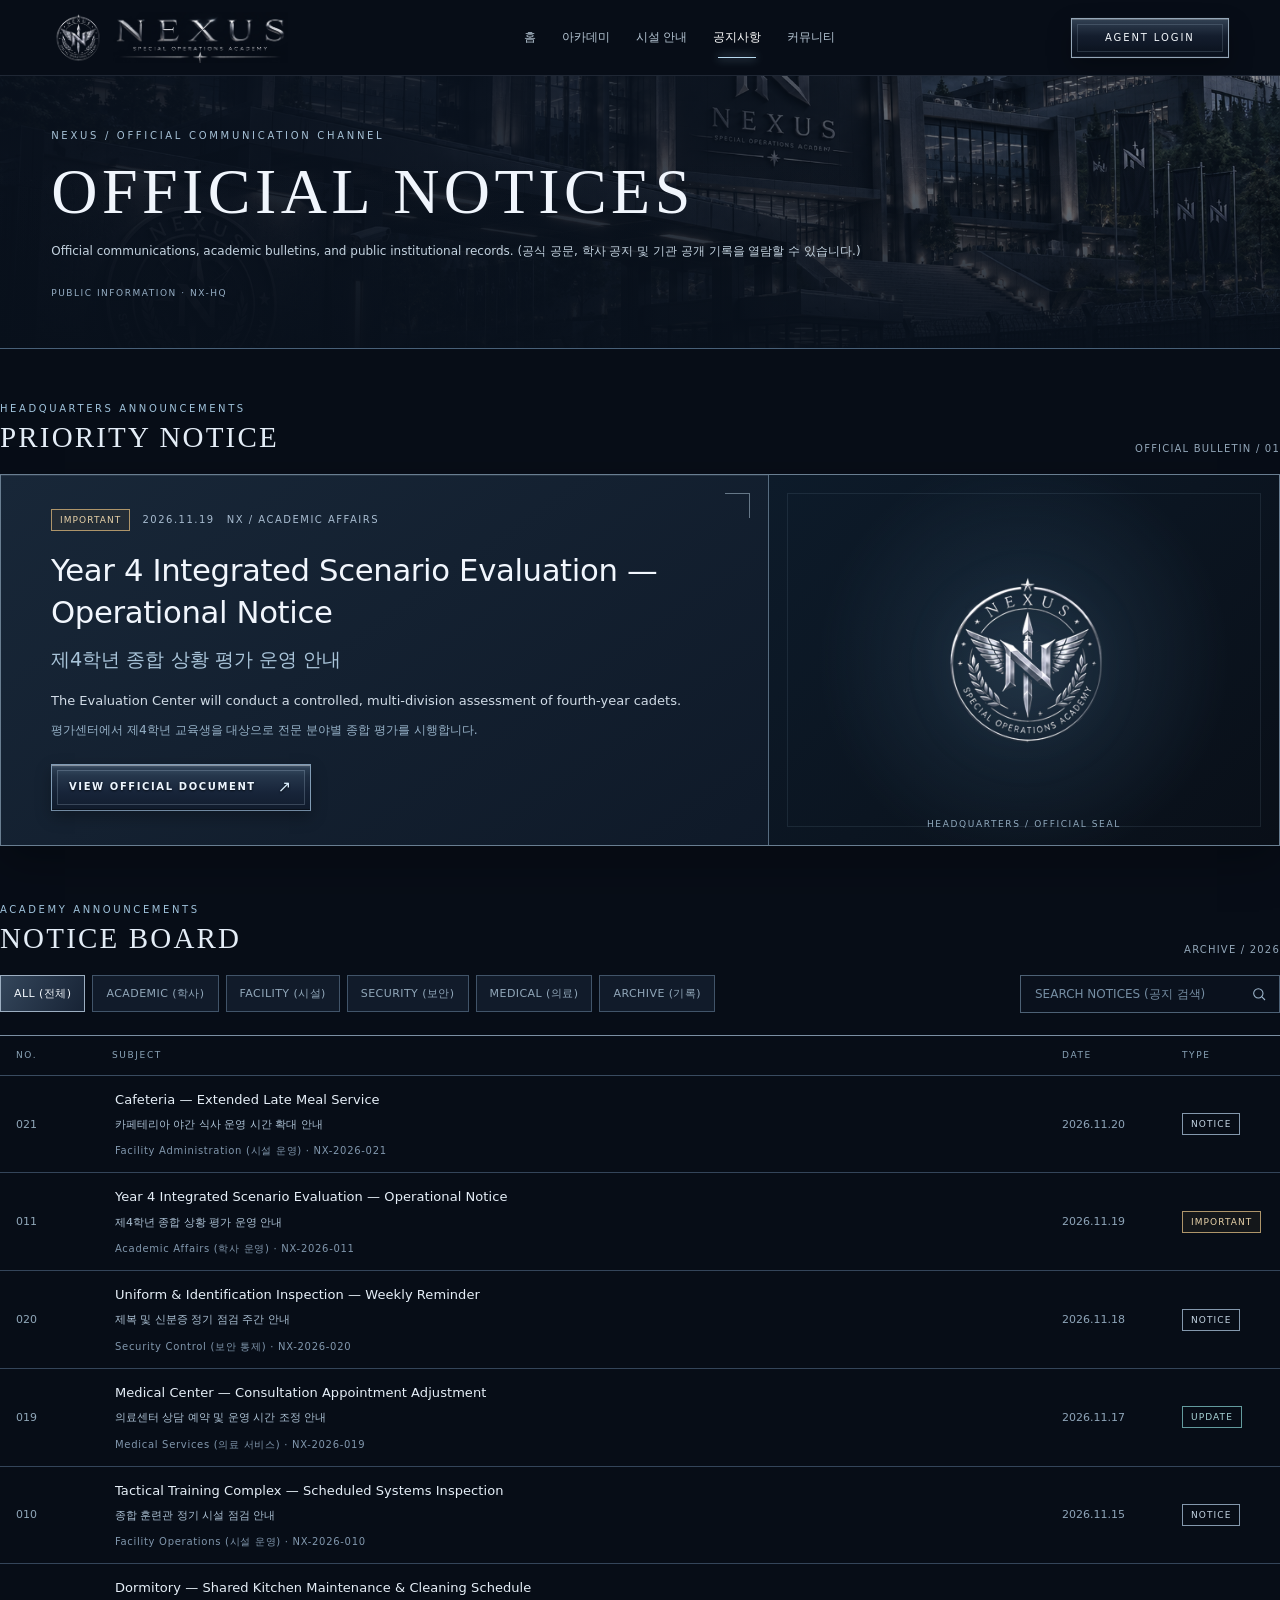
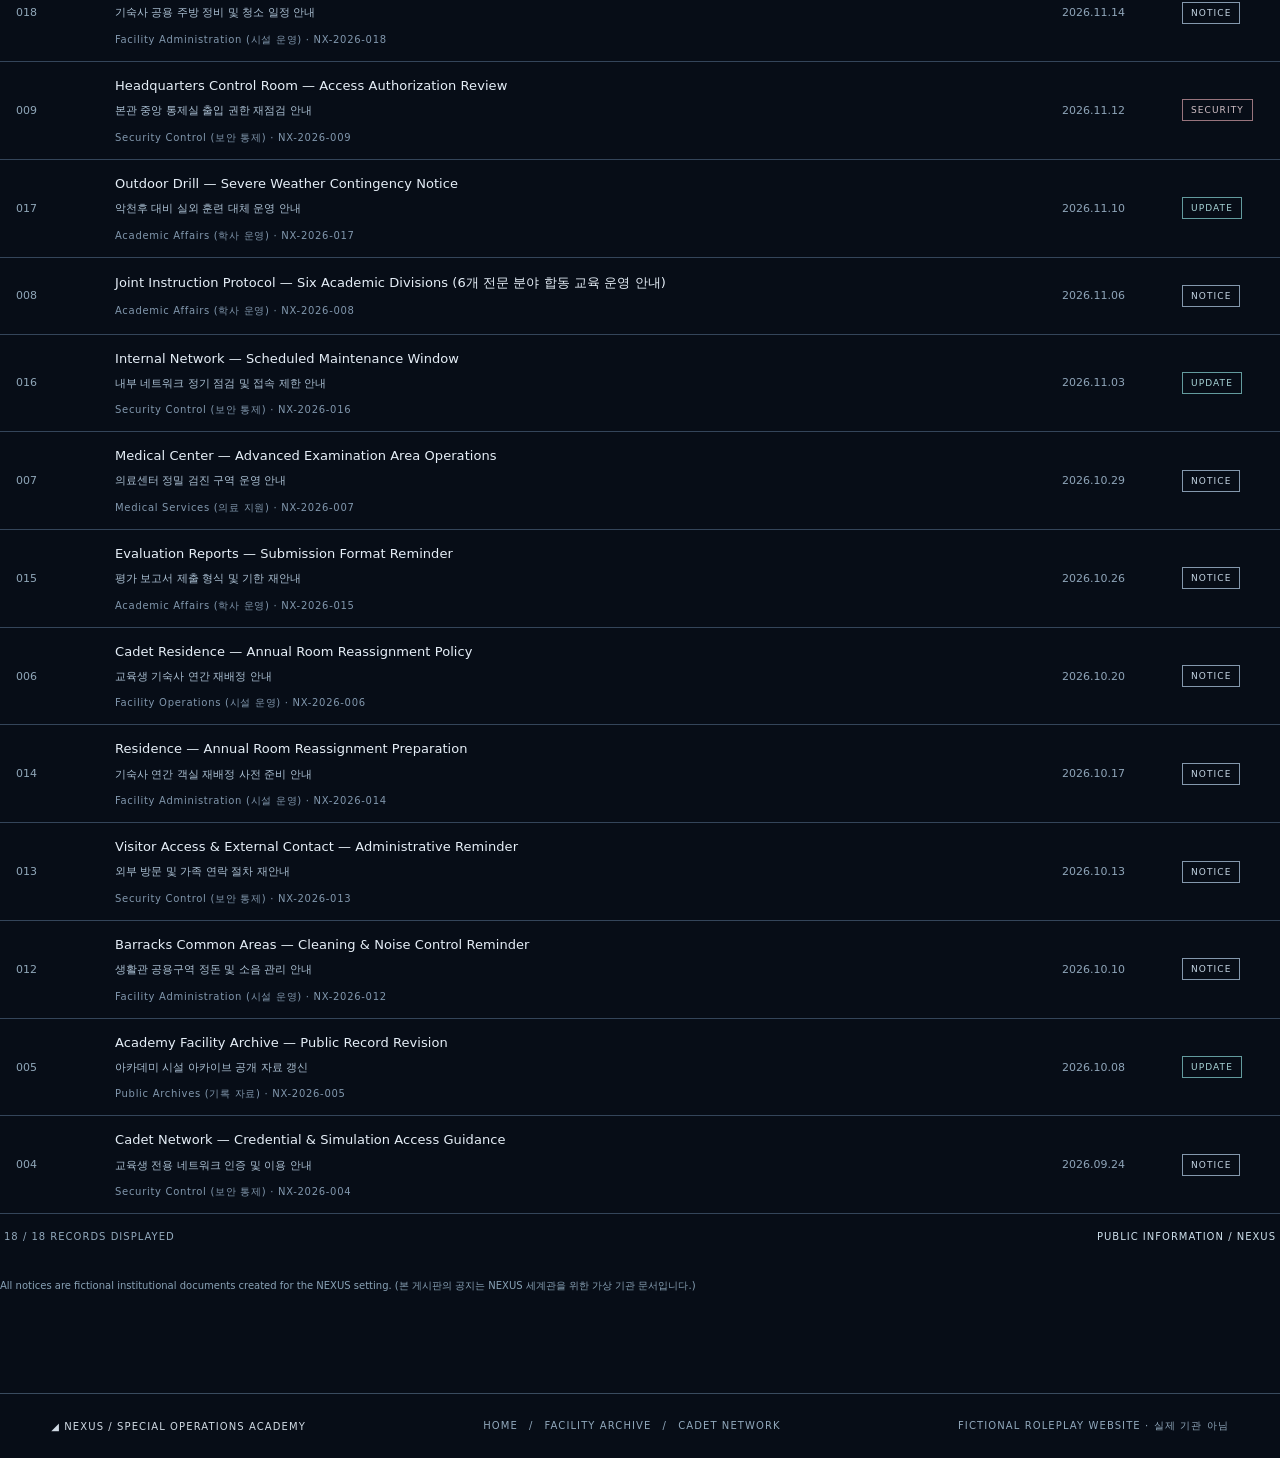
<file: notices.html>
<!doctype html>
<html lang="ko"><head><meta name="robots" content="noindex, nofollow, noarchive"><meta charset="utf-8"><meta name="viewport" content="width=device-width, initial-scale=1"><meta name="description" content="NEXUS Special Operations Academy 공식 공지사항 · 세계관 체험용"><title>Official Notices | NEXUS Special Operations Academy</title><style>*{box-sizing:border-box}html{scroll-behavior:smooth}body{margin:0;color:#e4edf7;background:#070d17;font-family:system-ui,-apple-system,'Pretendard','Noto Sans KR',sans-serif}body.modal-open{overflow:hidden}a{color:inherit;text-decoration:none}button,input{font:inherit}button{cursor:pointer}button:focus-visible,a:focus-visible,input:focus-visible{outline:2px solid #b9e2ff;outline-offset:3px}button:disabled{opacity:.5;cursor:default}.wrap{max-width:1380px;margin:auto;padding:0 clamp(19px,5vw,72px)}.header{position:sticky;top:0;z-index:30;min-height:72px;display:flex;align-items:center;justify-content:space-between;gap:20px;padding:8px clamp(19px,4vw,66px);border-bottom:1px solid #798ea535;background:#080e18f6;backdrop-filter:blur(14px)}.identity{display:flex;align-items:center;gap:9px;flex-shrink:0;min-width:0}.identity img.seal{width:53px;height:53px;object-fit:contain}.identity img.wordmark{width:175px;max-width:27vw;height:auto;object-fit:contain}.navigation{display:flex;gap:clamp(16px,2vw,32px);align-items:center;color:#b6c6d4;font-size:12px}.navigation a{position:relative;padding:21px 0;white-space:nowrap}.navigation a:hover,.navigation a[aria-current=page]{color:#fff}.navigation a[aria-current=page]:after{content:'';position:absolute;bottom:9px;left:10%;right:10%;height:1px;background:#b7d9ef;box-shadow:0 0 10px #b8e0fc}.access{flex-shrink:0;padding:11px 17px;font-size:11px;letter-spacing:.13em;border:1px solid #7a90a5;background:linear-gradient(125deg,#334257,#111a29);box-shadow:inset 0 1px #ffffff20}.access:hover{background:#2e435a}.menu{display:none;background:none;border:1px solid #75869b;color:#dcebf7;padding:8px 11px}.hero{position:relative;isolation:isolate;min-height:348px;border-bottom:1px solid #7c8e9c40;display:flex;align-items:center;overflow:hidden}.hero:before{content:'';position:absolute;inset:0;background:url('images/site/academy-entrance-hq.png') center 40% / cover no-repeat;opacity:.56;z-index:-2}.hero:after{content:'';position:absolute;inset:0;background:linear-gradient(90deg,#07101bed 0%,#091320ed 40%,#0a1420aa 71%,#0a15215c),linear-gradient(0deg,#080e18bb,transparent 45%);z-index:-1}.hero-inner{padding-top:72px;padding-bottom:65px}.eyebrow{font-size:10px;letter-spacing:.32em;color:#a8c8e1}.hero h1{font:400 clamp(45px,6.5vw,86px)/1.05 Georgia,'Times New Roman',serif;letter-spacing:.09em;margin:18px 0 12px;background:linear-gradient(175deg,#fff,#c3cfdd 54%,#8e9eaf 80%,#e9edf4);background-clip:text;-webkit-background-clip:text;color:transparent}.hero p{font-size:12px;line-height:1.85;color:#c1d0dc;margin:0;max-width:560px}.hero-rail{margin-top:31px;display:flex;align-items:center;gap:12px;color:#98afc2;font-size:9px;letter-spacing:.21em}.hero-rail:before{content:'';width:46px;height:1px;background:#a8c7de}.content{padding:54px 0 90px}.section-label{font-size:10px;letter-spacing:.26em;color:#9fc2db}.section-head{display:flex;justify-content:space-between;align-items:end;gap:20px;margin-bottom:20px}.section-head h2{font:400 29px Georgia,serif;letter-spacing:.075em;margin:7px 0 0}.section-head span:last-child{font-size:10px;letter-spacing:.12em;color:#92a6b8}.featured{display:grid;grid-template-columns:1.2fr .8fr;min-height:255px;border:1px solid #697e91;background:linear-gradient(145deg,#182738,#0b1422);box-shadow:inset 0 1px #d4e6f518,0 18px 42px #0004;margin-bottom:58px}.feature-main{padding:34px clamp(22px,4vw,50px);position:relative;display:flex;flex-direction:column;align-items:flex-start}.feature-main:after{content:'';position:absolute;right:18px;top:18px;width:24px;height:24px;border-right:1px solid #adc4d58a;border-top:1px solid #adc4d58a}.feature-top{display:flex;align-items:center;gap:12px;flex-wrap:wrap;color:#a8bcd0;letter-spacing:.15em;font-size:10px}.tag{font-size:9px;letter-spacing:.12em;padding:5px 8px;border:1px solid #8498ad;color:#c5d5e4}.tag.important{color:#e7d1a8;border-color:#ae956a;background:#866a311a}.tag.security{color:#d0bfc5;border-color:#98747d}.tag.update{color:#a9d6d8;border-color:#639b9e}.feature-main h3{font-size:clamp(20px,2.3vw,30px);font-weight:450;margin:22px 0 10px;line-height:1.4;letter-spacing:-.015em}.feature-main p{font-size:12px;line-height:1.8;color:#a9bac9;margin:0 0 25px}.read-link{display:inline-flex;align-items:center;gap:30px;color:#e7f1fb;font-size:11px;letter-spacing:.2em;border-bottom:1px solid #a0c0d6;padding-bottom:9px}.read-link:hover{color:#b6dfff}.feature-side{display:flex;align-items:center;justify-content:center;position:relative;background:radial-gradient(circle at center,#2b465d80,transparent 65%),linear-gradient(135deg,#0d1b2a,#090f18);border-left:1px solid #576c80;overflow:hidden}.feature-side:before{content:'';position:absolute;inset:18px;border:1px solid #7893aa26}.feature-side img{height:190px;width:190px;object-fit:contain;filter:drop-shadow(0 8px 30px #b6d1e522)}.feature-side small{position:absolute;bottom:16px;letter-spacing:.18em;font-size:9px;color:#91aabe}.toolbar{display:flex;gap:12px;align-items:center;justify-content:space-between;margin-bottom:22px;flex-wrap:wrap}.tabs{display:flex;gap:7px;flex-wrap:wrap}.tab{border:1px solid #415469;background:#111b2a;color:#91a7b9;padding:10px 13px;font-size:11px;letter-spacing:.04em;transition:.2s}.tab.active,.tab:hover{border-color:#9caec1;color:#f1f6fb;background:linear-gradient(120deg,#34465b,#172335)}.search{position:relative;display:flex;align-items:center;min-width:min(260px,100%);border:1px solid #4d6175;background:#0a111d}.search input{min-width:0;width:100%;padding:11px 36px 11px 14px;border:0;background:transparent;color:#f2f6fb;font-size:12px;outline:none}.search input::placeholder{color:#758da2}.search svg{position:absolute;right:12px;color:#9eb7cd;width:16px;height:16px;pointer-events:none}.board{border-top:1px solid #7b8fa3}.board-head{height:40px;display:grid;grid-template-columns:112px 1fr 120px 98px;align-items:center;color:#8ba4b8;font-size:9px;letter-spacing:.18em;border-bottom:1px solid #394b60}.board-head span:first-child{padding-left:16px}.notice-row{width:100%;display:grid;grid-template-columns:112px 1fr 120px 98px;align-items:center;gap:0;text-align:left;padding:0;color:#e7eef5;border:0;border-bottom:1px solid #34455a;background:transparent;min-height:77px;transition:background .2s}.notice-row:hover,.notice-row:focus-visible{background:#172538}.notice-num{font-size:11px;color:#90a7b9;padding-left:16px;font-variant-numeric:tabular-nums}.notice-title{min-width:0;padding:14px 16px 14px 3px;display:flex;flex-direction:column;gap:7px}.notice-title strong{font-weight:500;font-size:13px;line-height:1.5;white-space:normal}.notice-title small{font-size:10px;color:#8197ad;letter-spacing:.07em}.notice-date{font-size:11px;color:#8fa5b9;font-variant-numeric:tabular-nums}.notice-type{justify-self:start}.empty{padding:65px 10px;text-align:center;color:#a4b5c5;font-size:13px;border-bottom:1px solid #33465a}.board-bottom{display:flex;justify-content:space-between;align-items:center;gap:15px;padding:17px 4px;font-size:10px;color:#92a9bc;letter-spacing:.10em}.board-bottom strong{font-weight:500;color:#cddfeb}.site-foot{border-top:1px solid #394b5f;padding:25px clamp(19px,4vw,66px);display:flex;align-items:center;justify-content:space-between;gap:15px;flex-wrap:wrap;color:#91a8bc;font-size:10px;letter-spacing:.11em}.site-foot strong{font-weight:450;color:#d0dae4}.site-foot a:hover{color:#fff}.modal-backdrop{position:fixed;inset:0;background:#02060cdd;backdrop-filter:blur(9px);z-index:100;display:grid;place-items:center;padding:17px}.modal-backdrop[hidden]{display:none!important}.document{position:relative;width:min(770px,100%);max-height:min(780px,calc(100dvh - 35px));overflow:auto;border:1px solid #7990a5;background:linear-gradient(145deg,#162334,#080e17);box-shadow:0 30px 90px #000b,inset 0 1px #ffffff1c;padding:clamp(22px,4vw,48px)}.doc-top{display:flex;justify-content:space-between;align-items:start;gap:16px;padding-bottom:23px;border-bottom:1px solid #53677d}.doc-masthead{display:flex;gap:13px;align-items:center}.doc-masthead img{height:55px;width:55px;object-fit:contain}.doc-masthead strong{font:400 25px Georgia,serif;letter-spacing:.28em}.doc-masthead small{display:block;font-size:8px;letter-spacing:.19em;color:#93aec4;margin-top:6px}.close{background:#1a2939;border:1px solid #678096;color:#d7e7f3;padding:8px 12px;font-size:12px}.close:hover{background:#30465b}.doc-kicker{display:flex;align-items:center;gap:11px;flex-wrap:wrap;margin-top:29px;color:#9eb6c9;font-size:10px;letter-spacing:.13em}.doc-title{font-size:clamp(22px,3.5vw,32px);font-weight:480;line-height:1.5;margin:17px 0 19px}.doc-info{display:grid;grid-template-columns:repeat(2,minmax(0,1fr));gap:10px;border-top:1px solid #354a5e;border-bottom:1px solid #354a5e;padding:17px 0;margin-bottom:28px}.doc-info div{display:flex;flex-direction:column;gap:7px}.doc-info small{font-size:9px;color:#7896ab;letter-spacing:.18em}.doc-info span{font-size:11px;color:#c4d5e3}.doc-body p{font-size:13px;line-height:2.05;color:#bfccda;margin:0 0 21px}.doc-end{border-top:1px solid #43566a;padding-top:18px;font-size:10px;letter-spacing:.16em;color:#85a0b5;text-align:right}.doc-note{font-size:10px;color:#89a2b6;margin-top:20px}.no-scroll{overflow:hidden}@media(max-width:1050px){.identity img.wordmark{width:140px}.navigation{gap:16px}}@media(max-width:880px){.navigation{display:none}.navigation.open{display:flex;position:absolute;top:100%;left:0;right:0;flex-direction:column;align-items:stretch;gap:0;padding:10px 22px 16px;background:#0b1420;border-bottom:1px solid #4c5d72}.navigation.open a{padding:13px}.navigation.open a:after{bottom:5px}.menu{display:block}.header{gap:10px}.identity img.wordmark{max-width:none}}@media(max-width:650px){.header{min-height:65px}.identity img.seal{width:38px;height:38px}.identity img.wordmark{width:112px}.access{padding:9px 10px;font-size:9px}.hero{min-height:260px}.hero-inner{padding-top:50px;padding-bottom:44px}.hero h1{font-size:clamp(37px,9.3vw,54px);letter-spacing:.04em}.hero p{font-size:11px}.content{padding-top:32px}.section-head h2{font-size:24px}.featured{grid-template-columns:1fr;margin-bottom:37px}.feature-main{padding:25px 21px}.feature-side{display:none}.toolbar{align-items:stretch;flex-direction:column}.tabs{gap:6px}.tab{padding:9px 11px;font-size:10px}.search{width:100%}.board-head{grid-template-columns:54px 1fr 70px}.board-head span:nth-child(3){display:none}.board-head span:first-child{padding-left:7px}.board-head span:last-child{justify-self:end;padding-right:7px}.notice-row{grid-template-columns:54px 1fr 70px;min-height:85px}.notice-num{padding-left:8px;font-size:9px}.notice-title{padding-right:4px}.notice-title strong{font-size:12px}.notice-title small{font-size:9px}.notice-date{display:none}.notice-type{justify-self:end;margin-right:5px}.tag{font-size:8px;padding:4px 5px}.doc-masthead strong{font-size:20px}.doc-masthead img{height:45px;width:45px}.doc-info{grid-template-columns:1fr 1fr}.doc-info span{font-size:10px}}@media(prefers-reduced-motion:reduce){*{scroll-behavior:auto!important;transition:none!important}}

/* v4.44 — bilingual institutional circulars */
.notice-title strong{line-height:1.68;letter-spacing:.005em}.notice-title small{line-height:1.5}.feature-main h3{line-height:1.6}.feature-main p{line-height:1.9}.doc-title{line-height:1.6;letter-spacing:.015em}.document{width:min(850px,100%)}.doc-body{display:grid;gap:6px}.doc-section{padding:0 0 22px;margin:0 0 22px;border-bottom:1px solid #34495c}.doc-section:last-child{border-bottom:0;margin-bottom:0}.doc-section h3{font-size:11px;line-height:1.6;letter-spacing:.11em;font-weight:600;color:#d1e4f2;margin:0 0 13px}.doc-section p{font-size:13px;line-height:2.1;color:#c0d0dd;margin:0;word-break:keep-all}.tab{line-height:1.4}.doc-info small{line-height:1.7}@media(max-width:620px){.document{padding:21px}.doc-title{font-size:22px;line-height:1.55}.doc-section p{font-size:12px;line-height:1.95}.doc-section h3{font-size:10px}.tab{font-size:10px;padding:9px 10px}}

/* v4.45 — bevelled metallic action + comfortable administrative archive */
button.read-link{
  appearance:none!important;-webkit-appearance:none!important;
  position:relative;display:inline-flex;align-items:center;justify-content:space-between;
  min-height:47px;min-width:258px;gap:22px;padding:12px 17px!important;
  margin-top:auto;text-align:left;color:#edf6ff!important;
  font-size:10px!important;font-weight:600;letter-spacing:.16em!important;
  border:1px solid #819cb5!important;border-bottom:1px solid #7189a1!important;border-radius:0!important;
  background:linear-gradient(180deg,#576b82 0%,#34485e 8%,#25364b 24%,#172439 62%,#111c2d 100%)!important;
  box-shadow:inset 0 1px 0 rgba(255,255,255,.35),inset 0 0 0 5px rgba(12,23,37,.19),inset 0 -1px 0 rgba(8,14,23,.9),0 6px 15px rgba(0,0,0,.27)!important;
  text-shadow:0 1px 2px #050b13;line-height:1.4;overflow:hidden;transition:border-color .2s,filter .2s,box-shadow .2s;
}
button.read-link:before{content:"";position:absolute;inset:5px;pointer-events:none;border:1px solid rgba(192,214,232,.22)}
button.read-link:hover{background:linear-gradient(180deg,#647a91,#374f68 20%,#243c55 68%,#192d42)!important;border-color:#c0dbee!important;box-shadow:inset 0 1px 0 rgba(255,255,255,.45),inset 0 0 0 5px rgba(12,23,37,.15),0 0 18px rgba(137,194,237,.20)!important}
.read-link-arrow{font-size:16px;line-height:1;font-weight:400;color:#d8edfc}
.feature-main h3{max-width:100%;overflow-wrap:anywhere;word-break:keep-all}
.notice-title strong{word-break:keep-all;overflow-wrap:anywhere}
.doc-section p{white-space:pre-line}
@media(max-width:650px){button.read-link{min-width:0;width:100%;font-size:9px!important;padding:12px 13px!important}.feature-main h3{font-size:clamp(20px,5.5vw,26px)}}

/* v4.46 — identical official AGENT LOGIN control on every public page */
.header a.access{
 position:relative!important;display:inline-flex!important;align-items:center!important;justify-content:center!important;flex:0 0 auto!important;
 box-sizing:border-box!important;min-width:158px!important;min-height:40px!important;padding:9px 17px!important;
 border:1px solid #95a7b8!important;border-radius:0!important;
 color:#f4f8fc!important;font-size:10px!important;font-weight:400!important;line-height:1.4!important;letter-spacing:.19em!important;
 text-decoration:none!important;text-transform:uppercase!important;white-space:nowrap!important;
 background:linear-gradient(180deg,rgba(53,69,87,.95) 0%,rgba(21,31,47,.94) 45%,rgba(9,16,28,.98) 100%)!important;
 box-shadow:inset 0 1px 0 rgba(255,255,255,.22),inset 0 -1px 0 rgba(146,165,181,.12),0 10px 24px rgba(0,0,0,.25),0 0 0 1px rgba(255,255,255,.03)!important;
 transition:transform .24s ease,border-color .24s ease,box-shadow .24s ease,background .24s ease!important;
}
.header a.access::before{content:'';position:absolute;inset:5px;border:1px solid rgba(201,222,239,.16);pointer-events:none}
.header a.access:hover,.header a.access:focus-visible{
 transform:translateY(-1px);border-color:#c1d5e6!important;
 box-shadow:inset 0 1px 0 rgba(255,255,255,.24),inset 0 -1px 0 rgba(146,165,181,.14),0 14px 28px rgba(0,0,0,.3),0 0 18px rgba(158,206,241,.15)!important;
 background:linear-gradient(180deg,rgba(62,82,102,.98) 0%,rgba(28,41,59,.96) 48%,rgba(10,18,31,.99) 100%)!important;
}
@media(max-width:970px){.header a.access{min-width:136px!important}}
@media(max-width:650px){.header a.access{min-width:0!important;min-height:37px!important;padding:8px 12px!important;font-size:9px!important;letter-spacing:.15em!important}}

/* v4.46 — community-board reading hierarchy, bilingual without crowding */
.feature-main h3{font-size:clamp(23px,2.4vw,34px);line-height:1.4;letter-spacing:-.012em;margin:18px 0 14px}
.feature-main h3 .nx-feature-title-en{display:block;font-weight:480;color:#f1f6fd;line-height:1.37}
.feature-main h3 .nx-feature-title-ko{display:block;margin-top:12px;font-size:.63em;letter-spacing:0;font-weight:420;line-height:1.55;color:#a9c4d9}
.feature-main p#featureSummary{font-size:13px;line-height:1.8;margin-bottom:22px}
.nx-preview-en{display:block;color:#d1dce7;line-height:1.78}
.nx-preview-ko{display:block;color:#96b1c7;font-size:.94em;margin-top:7px;line-height:1.85;word-break:keep-all}
.notice-title{gap:6px}
.notice-title strong{font-size:13px;font-weight:500;line-height:1.55;color:#e6eff8}
.notice-title .nx-row-ko{font-size:11px;color:#abc0d3;font-weight:400;letter-spacing:0;line-height:1.6;word-break:keep-all}
.notice-title small{margin-top:4px}
.document{width:min(840px,100%);padding:clamp(22px,4vw,46px);background:linear-gradient(155deg,#121e2d,#09111d 65%,#080f19)}
.doc-title{font-size:clamp(23px,3.1vw,30px);font-weight:440;line-height:1.45;margin:18px 0 21px}
.doc-title .nx-doc-title-en{display:block;line-height:1.42;font-weight:470;color:#f2f7fc}
.doc-title .nx-doc-title-ko{display:block;margin-top:10px;font-size:.68em;color:#acc5d8;letter-spacing:0;line-height:1.65;font-weight:420}
.doc-info{margin-bottom:26px;padding:16px 0}
.doc-body{display:block}
.doc-section{margin:0 0 23px;padding:0 0 24px;border-bottom:1px solid #33485a}
.doc-section:last-child{border:0;margin-bottom:0}
.doc-section h3{display:block;font-size:12px;color:#d6e7f5;letter-spacing:.06em;line-height:1.6;margin:0 0 15px;font-weight:600}
.nx-section-heading-ko{display:inline;color:#91aec5;font-size:11px;font-weight:400;letter-spacing:0}
.nx-notice-en{font-size:13px;line-height:1.93;color:#e1eaf2;margin:0 0 14px;overflow-wrap:break-word}
.nx-notice-ko{font-size:12px;line-height:1.96;color:#afc4d4;margin:0;padding:13px 16px 14px 17px;background:rgba(134,168,197,.065);border-left:2px solid rgba(147,190,217,.55);word-break:keep-all;overflow-wrap:break-word}
.nx-doc-intro{font-size:11px;letter-spacing:.08em;color:#a4bad0;margin:0 0 16px}
@media(max-width:650px){
 .document{padding:20px 18px;max-height:calc(100dvh - 20px)}
 .doc-title{font-size:23px;line-height:1.45}
 .nx-notice-en{font-size:12px;line-height:1.85}
 .nx-notice-ko{font-size:11.5px;padding:11px 12px;line-height:1.85}
 .doc-section{margin-bottom:19px;padding-bottom:20px}
 .doc-section h3{font-size:11px}
 .notice-title strong{font-size:12px}
 .notice-title .nx-row-ko{font-size:10px}
 .feature-main h3{font-size:clamp(22px,5.6vw,27px)}
}


/* v4.50 — narrow-screen header: keep AGENT LOGIN fully inside viewport */
@media (max-width: 700px) {
  .header {
    box-sizing:border-box!important;
    width:100%!important;
    max-width:100vw!important;
    min-width:0!important;
    padding-left:12px!important;
    padding-right:12px!important;
    gap:7px!important;
    display:flex!important;
    flex-wrap:nowrap!important;
    justify-content:space-between!important;
    align-items:center!important;
  }
  .header .identity {
    flex:0 1 auto!important;
    width:auto!important;
    min-width:0!important;
    max-width:calc(100% - 157px)!important;
    gap:4px!important;
    overflow:hidden!important;
  }
  .header .identity img:not(.metal-wordmark-header):not(.wordmark) {
    display:block!important;
    width:33px!important;
    height:33px!important;
    min-width:33px!important;
    max-width:33px!important;
    flex:0 0 33px!important;
    padding:0!important;
    object-fit:contain!important;
  }
  .header .identity img.metal-wordmark-header,
  .header .identity img.wordmark {
    display:block!important;
    width:108px!important;
    max-width:calc(100% - 37px)!important;
    min-width:0!important;
    height:auto!important;
    max-height:38px!important;
    padding:0!important;
    flex:0 1 108px!important;
    object-fit:contain!important;
    object-position:left center!important;
  }
  .header a.access {
    box-sizing:border-box!important;
    flex:0 0 110px!important;
    width:110px!important;
    min-width:110px!important;
    max-width:110px!important;
    height:37px!important;
    min-height:37px!important;
    max-height:37px!important;
    padding:7px 5px!important;
    font-size:8px!important;
    line-height:1.25!important;
    letter-spacing:.09em!important;
    text-align:center!important;
    white-space:nowrap!important;
    overflow:hidden!important;
  }
  .header a.access::before{inset:4px!important;}
  .header .menu{
    flex:0 0 34px!important;
    box-sizing:border-box!important;
    width:34px!important;
    min-width:34px!important;
    height:35px!important;
    padding:5px 7px!important;
    display:block!important;
    font-size:17px!important;
  }
  .header .navigation:not(.open){display:none!important;}
  .header .navigation.open{max-width:100vw!important;box-sizing:border-box!important;}
}
@media(max-width:370px){
  .header{padding-left:9px!important;padding-right:9px!important;gap:5px!important;}
  .header .identity{max-width:calc(100% - 148px)!important;}
  .header .identity img:not(.metal-wordmark-header):not(.wordmark){width:30px!important;height:30px!important;min-width:30px!important;max-width:30px!important;flex-basis:30px!important;}
  .header .identity img.metal-wordmark-header,.header .identity img.wordmark{width:98px!important;max-width:calc(100% - 34px)!important;flex-basis:98px!important;}
  .header a.access{flex-basis:105px!important;width:105px!important;min-width:105px!important;max-width:105px!important;}
  .header .menu{flex-basis:33px!important;width:33px!important;min-width:33px!important;}
}


/* v4.53 — align official-notices banner design and geometry with PERSONNEL COMMONS; retain all original words */
.hero{
  position:relative;
  isolation:isolate;
  overflow:hidden;
  min-height:270px;
  display:flex;
  align-items:center;
  border-bottom:1px solid #486078;
  background:linear-gradient(90deg,#09111def 0%,#0a1320e0 40%,#08142266 100%),url('images/site/academy-entrance-hq.png') center 47%/cover no-repeat;
}
.hero::before{display:none!important;content:none!important}
.hero::after{content:"";position:absolute;inset:0;background:linear-gradient(0deg,#08101bde 0%,transparent 70%);pointer-events:none;z-index:0}
.hero .hero-inner{
  position:relative;
  z-index:1;
  width:100%;
  max-width:1300px;
  padding-left:clamp(18px,4vw,62px);
  padding-right:clamp(18px,4vw,62px);
  padding-top:54px;
  padding-bottom:50px;
}
.hero .eyebrow{font-size:10px;letter-spacing:.27em;color:#a6c1d6}
.hero h1{
  font:400 clamp(36px,5vw,64px) Georgia,serif;
  letter-spacing:.07em;
  line-height:normal;
  margin:14px 0 11px;
  background:none;
  -webkit-background-clip:initial;
  background-clip:initial;
  -webkit-text-fill-color:#f0f5fc;
  color:#f0f5fc;
}
.hero p{font-size:12px;line-height:1.9;color:#c4d3e0;margin:0;max-width:none}
.hero .hero-rail{margin-top:25px;display:flex;align-items:center;gap:0;color:#96aec4;font-size:9px;letter-spacing:.17em}
.hero .hero-rail::before{display:none;content:none}
@media(max-width:650px){
  .hero{min-height:235px}
  .hero .hero-inner{padding-top:43px;padding-bottom:40px}
  .hero h1{font-size:37px;letter-spacing:.07em}
  .hero p{font-size:11px}
}
</style><link rel="stylesheet" href="image-protection.css"></head><body>
<header class="header"><a class="identity" href="index.html"><img class="seal" src="images/branding/seal-complete.png" alt="NEXUS 원형 엠블럼"><img class="wordmark" src="images/branding/nexus-metal-wordmark-cropped.png" alt="NEXUS Special Operations Academy"></a><nav class="navigation" id="navigation" aria-label="주 메뉴"><a href="index.html">홈</a><a href="index.html#about">아카데미</a><a href="facilities.html">시설 안내</a><a href="notices.html" aria-current="page">공지사항</a><a href="community.html">커뮤니티</a></nav><a class="access" href="internal.html">AGENT LOGIN</a><button class="menu" id="mobileMenu" aria-label="메뉴 펼치기" aria-expanded="false" aria-controls="navigation">☰</button></header>
<main><section class="hero" aria-labelledby="hero-title"><div class="wrap hero-inner"><div class="eyebrow">NEXUS / OFFICIAL COMMUNICATION CHANNEL</div><h1 id="hero-title">OFFICIAL NOTICES</h1><p>Official communications, academic bulletins, and public institutional records. (공식 공문, 학사 공지 및 기관 공개 기록을 열람할 수 있습니다.)</p><div class="hero-rail">PUBLIC INFORMATION · NX-HQ</div></div></section>
<div class="wrap content"><div class="section-head"><div><div class="section-label">HEADQUARTERS ANNOUNCEMENTS</div><h2>PRIORITY NOTICE</h2></div><span>OFFICIAL BULLETIN / 01</span></div>
<section class="featured" aria-label="주요 공지"><div class="feature-main"><div class="feature-top"><span class="tag important">IMPORTANT</span><span id="featureDate">2026.11.19</span><span>NX / ACADEMIC AFFAIRS</span></div><h3 id="featureTitle">Year 4 Integrated Scenario Evaluation — Operational Notice (제4학년 종합 상황 평가 운영 안내)</h3><p id="featureSummary">The Evaluation Center will conduct a controlled, multi-division assessment of fourth-year cadets. (평가센터에서 제4학년 교육생을 대상으로 전문 분야별 종합 평가를 시행합니다.)</p><button class="read-link" id="featureOpen" data-id="NX-2026-011">VIEW OFFICIAL DOCUMENT <span class="read-link-arrow" aria-hidden="true">↗</span></button></div><div class="feature-side"><img src="images/branding/seal-complete.png" alt="NEXUS 엠블럼"><small>HEADQUARTERS / OFFICIAL SEAL</small></div></section>
<div class="section-head"><div><div class="section-label">ACADEMY ANNOUNCEMENTS</div><h2>NOTICE BOARD</h2></div><span>ARCHIVE / 2026</span></div>
<div class="toolbar"><div class="tabs" role="group" aria-label="공지사항 분류"><button class="tab active" data-category="ALL" aria-pressed="true">ALL (전체)</button><button class="tab" data-category="ACADEMIC" aria-pressed="false">ACADEMIC (학사)</button><button class="tab" data-category="FACILITY" aria-pressed="false">FACILITY (시설)</button><button class="tab" data-category="SECURITY" aria-pressed="false">SECURITY (보안)</button><button class="tab" data-category="MEDICAL" aria-pressed="false">MEDICAL (의료)</button><button class="tab" data-category="ARCHIVE" aria-pressed="false">ARCHIVE (기록)</button></div><label class="search" aria-label="Search official notices (공식 공지 검색)"><input id="noticeSearch" type="search" placeholder="SEARCH NOTICES (공지 검색)" autocomplete="off"><svg viewBox="0 0 24 24" fill="none" stroke="currentColor" stroke-width="1.6" aria-hidden="true"><circle cx="11" cy="11" r="7"></circle><path d="m16 16 5 5"></path></svg></label></div>
<div class="board" role="region" aria-label="공지 목록"><div class="board-head"><span>NO.</span><span>SUBJECT</span><span>DATE</span><span>TYPE</span></div><div id="noticeList"></div></div><div class="board-bottom"><span id="noticeCount">18 RECORDS DISPLAYED</span><strong>PUBLIC INFORMATION / NEXUS</strong></div><p class="doc-note">All notices are fictional institutional documents created for the NEXUS setting. (본 게시판의 공지는 NEXUS 세계관을 위한 가상 기관 문서입니다.)</p></div></main>
<footer class="site-foot"><strong>◢ NEXUS / SPECIAL OPERATIONS ACADEMY</strong><span><a href="index.html">HOME</a>　/　<a href="facilities.html">FACILITY ARCHIVE</a>　/　<a href="internal.html">CADET NETWORK</a></span><span>FICTIONAL ROLEPLAY WEBSITE · 실제 기관 아님</span></footer>
<div class="modal-backdrop" id="noticeDialog" hidden><article class="document" role="dialog" aria-modal="true" aria-labelledby="docTitle" tabindex="-1"><div class="doc-top"><div class="doc-masthead"><img src="images/branding/seal-complete.png" alt=""><div><strong>NEXUS</strong><small>OFFICIAL DOCUMENT ARCHIVE</small></div></div><button class="close" id="closeDoc" type="button" aria-label="문서 닫기">✕ CLOSE</button></div><div class="doc-kicker"><span id="docBadge" class="tag">NOTICE</span><span id="docNum"></span></div><h2 class="doc-title" id="docTitle"></h2><div class="doc-info"><div><small>ISSUED BY (발행 부서)</small><span id="docAgency"></span></div><div><small>ISSUE DATE (발행일)</small><span id="docDate"></span></div></div><div class="doc-body" id="docBody"></div><div class="doc-end">END OF OFFICIAL DOCUMENT // NEXUS</div></article></div>
<script src="image-protection.js" defer></script><script>(()=>{'use strict';
const notices=[{"id":"NX-2026-021","date":"2026.11.20","category":"FACILITY","category_ko":"Facility Administration (시설 운영)","type":"NOTICE","title":"Cafeteria — Extended Late Meal Service (카페테리아 야간 식사 운영 시간 확대 안내)","summary":"The cafeteria will provide an additional meal window for cadets assigned to late training blocks. (야간 훈련에 배정된 교육생을 위해 카페테리아의 추가 식사 운영 시간을 안내합니다.)","agency":"CADET SERVICES OFFICE","body":[{"heading":"01 / SERVICE ADJUSTMENT (운영 변경 사항)","text":"To accommodate cadets returning from scheduled evening training, the Academy Cafeteria will operate a limited late-meal counter on designated weekdays. This temporary arrangement supplements the standard dinner service and does not replace meals provided during the normal dining period. (정규 야간 훈련을 마치고 복귀하는 교육생의 식사 편의를 위해 지정된 평일에 한하여 카페테리아의 야간 간이식 제공 창구를 운영합니다. 본 조치는 정규 석식 운영을 보완하는 임시 방식이며, 기존 식사 시간을 대체하지 않습니다.)"},{"heading":"02 / SERVICE HOURS (운영 시간)","text":"The additional counter will open from 21:15 to 22:00, Monday through Thursday, beginning November 23. Menu selection will be limited to prepared meals, soup, and hydration supplies. Changes resulting from training schedules will be posted at the dining hall entrance. (추가 식사 창구는 11월 23일부터 월요일~목요일 21:15~22:00에 운영됩니다. 제공 품목은 사전 준비된 식사, 수프 및 수분 보충 물품으로 제한됩니다. 훈련 일정에 따른 운영 변동 사항은 식당 입구에 별도로 게시합니다.)"},{"heading":"03 / ELIGIBILITY & CONDUCT (이용 대상 및 준수 사항)","text":"Priority will be given to cadets whose documented training blocks extend past the normal dinner period. Cadets should present their academy identification and must not remove reusable dining equipment from the cafeteria. (정규 석식 시간 이후까지 훈련이 편성된 교육생에게 우선 이용 권한을 부여합니다. 이용 시 아카데미 신분증을 제시해 주시기 바라며, 재사용 식기 및 식당 비품을 외부로 반출하지 마시기 바랍니다.)"},{"heading":"04 / FEEDBACK & REVIEW (의견 접수 및 재검토)","text":"The Cadet Services Office will review attendance, meal demand, and waste volume after two weeks of operation. Questions regarding dietary restrictions or service access should be directed to the cafeteria desk through approved on-campus channels. (교육생 지원실은 운영 개시 2주 후 이용 인원, 식사 수요 및 잔반 발생량을 검토할 예정입니다. 식이 제한이나 이용 자격과 관련된 문의 사항은 승인된 교내 경로를 통해 카페테리아 안내 창구로 전달해 주시기 바랍니다.)"}]},{"id":"NX-2026-011","date":"2026.11.19","category":"ACADEMIC","category_ko":"Academic Affairs (학사 운영)","type":"IMPORTANT","title":"Year 4 Integrated Scenario Evaluation — Operational Notice (제4학년 종합 상황 평가 운영 안내)","summary":"The Evaluation Center will conduct a controlled, multi-division assessment of fourth-year cadets. (평가센터에서 제4학년 교육생을 대상으로 전문 분야별 종합 평가를 시행합니다.)","agency":"ACADEMIC AFFAIRS DIVISION","body":[{"heading":"01 / PURPOSE & SCOPE (목적 및 적용 범위)","text":"The Academy hereby confirms that the Year 4 Integrated Scenario Evaluation will be administered under the independent oversight of the Evaluation Center. The assessment is intended to review situational judgment, procedural discipline, coordination between divisions, and the ability to maintain operational continuity under changing conditions. (아카데미는 제4학년 종합 상황 평가가 평가센터의 독립적인 감독 아래 시행됨을 공지합니다. 본 평가는 상황 판단, 절차 준수, 전문 분야 간 협업 및 변화하는 상황에서의 작전 수행 지속 능력을 종합적으로 확인하기 위한 절차입니다.)"},{"heading":"02 / SCHEDULING & NOTIFICATION (일정 및 통보)","text":"Individual reporting times, assigned groups, and designated arrival points will be delivered through each cadet’s authorized instructional channel. Public notices do not replace personalized orders issued by an instructor or evaluator. Cadets are requested to review their assigned instructions in advance and to report any scheduling conflict through their designated chain of communication. (개별 집결 시간, 편성 조 및 지정 도착 지점은 교육생별 승인된 교관 통보 체계를 통해 전달됩니다. 공개 공지는 교관 또는 평가관의 개별 지시를 대체하지 않습니다. 교육생은 사전 지시사항을 확인하고 일정 충돌이 발생하는 경우 지정된 보고 체계를 이용하여 통보해 주시기 바랍니다.)"},{"heading":"03 / CONTROLLED ACCESS (통제 구역 출입)","text":"During the evaluation period, admission to the Evaluation Center and related observation rooms will be restricted to assigned personnel. Unapproved visitors, unauthorized recording, and the circulation of assessment material outside the approved network are prohibited under Academy operating standards. Temporary route changes may be introduced without disclosure of scenario details. (평가 기간에는 평가센터 및 관련 관찰실 출입이 지정 인원으로 제한됩니다. 미승인 방문, 허가되지 않은 촬영 및 승인된 네트워크 외부로의 평가 자료 공유는 아카데미 운영 기준에 따라 금지됩니다. 평가 시나리오의 세부 내용을 공개하지 않은 상태에서 임시 이동 동선이 조정될 수 있습니다.)"},{"heading":"04 / REQUIRED ACTION (필수 확인 사항)","text":"All fourth-year cadets shall acknowledge their individual instructions before reporting. Where a conflict exists between a general announcement and a current directive from an authorized instructor, the latest verified directive takes precedence. Additional information will be circulated only through official Academy channels. (모든 제4학년 교육생은 집결 전 개별 지시사항을 확인해 주시기 바랍니다. 일반 공지와 승인된 교관의 최신 지시 사이에 차이가 있을 경우, 검증된 최신 지시를 우선 적용합니다. 추가 정보는 아카데미 공식 통보 경로를 통해서만 제공됩니다.)"}]},{"id":"NX-2026-020","date":"2026.11.18","category":"SECURITY","category_ko":"Security Control (보안 통제)","type":"NOTICE","title":"Uniform & Identification Inspection — Weekly Reminder (제복 및 신분증 정기 점검 주간 안내)","summary":"Cadets must verify the condition and visibility of their assigned uniform markings and identification cards. (교육생은 지급된 제복 표식 및 신분증의 상태와 식별 가능 여부를 점검해 주시기 바랍니다.)","agency":"SECURITY CONTROL OFFICE","body":[{"heading":"01 / INSPECTION PERIOD (점검 기간)","text":"A scheduled inspection of standard uniform markings and academy identification cards will take place from November 23 through November 27 at designated building checkpoints. The inspection supports routine identity verification and the consistent application of appearance standards across divisions. (11월 23일부터 27일까지 지정된 건물 출입 확인 지점에서 제복 표식과 아카데미 신분증에 대한 정기 점검을 실시합니다. 본 점검은 일상적인 신원 확인과 분야별 복장 기준의 일관된 적용을 위한 절차입니다.)"},{"heading":"02 / ITEMS FOR REVIEW (점검 항목)","text":"Personnel should check that their card photo and callsign remain legible, that clips and lanyards are intact, and that authorized insignia are correctly attached. Unapproved decorative patches and improvised identification covers must be removed before reporting. (교육생은 신분증 사진 및 호출명이 선명한지, 고정 클립과 목걸이 줄이 정상 상태인지, 승인된 표식이 올바르게 부착되어 있는지 확인해 주시기 바랍니다. 허가되지 않은 장식 패치와 임의 제작 신분증 커버는 점검 이전에 제거해 주시기 바랍니다.)"},{"heading":"03 / DAMAGED IDENTIFICATION (훼손된 신분증 처리)","text":"Damaged or unreadable identification cards should be reported to the assigned administrative desk before the inspection period. Personnel with a pending replacement request may present the authorized temporary acknowledgement issued by the office. (훼손되거나 식별이 어려운 신분증은 점검 기간 이전에 담당 행정 창구로 신고해 주시기 바랍니다. 재발급 신청이 진행 중인 경우 담당 부서에서 발급한 임시 접수 확인서를 제시할 수 있습니다.)"},{"heading":"04 / RESPONSIBILITY (준수 책임)","text":"Unit instructors should remind cadets of the schedule during the first daily briefing. This is a routine administrative inspection; violations will be handled under existing academy procedures rather than through new, separate penalties. (각 담당 교관은 당일 최초 브리핑에서 점검 일정을 교육생에게 안내해 주시기 바랍니다. 본 점검은 통상적인 행정 절차이며, 위반 사항은 별도의 신규 제재가 아닌 기존 아카데미 규정에 따라 처리합니다.)"}]},{"id":"NX-2026-019","date":"2026.11.17","category":"MEDICAL","category_ko":"Medical Services (의료 서비스)","type":"UPDATE","title":"Medical Center — Consultation Appointment Adjustment (의료센터 상담 예약 및 운영 시간 조정 안내)","summary":"Medical and psychological consultation bookings will follow an updated appointment timetable during equipment servicing. (장비 점검 기간 의료·심리 상담 예약 시간표가 일부 변경됨을 안내합니다.)","agency":"MEDICAL SERVICES OFFICE","body":[{"heading":"01 / REASON FOR CHANGE (변경 사유)","text":"The Medical Center will conduct routine maintenance of examination and registration equipment during the final week of November. To preserve orderly patient flow, selected non-urgent consultation periods will be redistributed among available rooms. (의료센터는 11월 마지막 주에 진료 및 접수 장비에 대한 정기 점검을 실시합니다. 원활한 진료 대기를 유지하기 위해 일부 비응급 상담 시간을 사용 가능한 진료실로 분산 배정할 예정입니다.)"},{"heading":"02 / APPOINTMENT NOTIFICATION (예약 통보)","text":"Cadets with existing appointments will receive revised time information through their authorized notification channel. An appointment should be considered unchanged unless a direct revision notice is issued; personnel are asked not to submit duplicate booking requests. (기존 예약이 있는 교육생에게는 승인된 안내 경로를 통해 변경된 시간을 개별 통보합니다. 별도의 변경 통보가 없는 예약은 기존 일정대로 유지되며, 중복 예약 신청은 삼가 주시기 바랍니다.)"},{"heading":"03 / URGENT CARE (긴급 진료)","text":"Urgent injury assessment and emergency response services are not included in this scheduling adjustment. Personnel requiring immediate assistance should follow the existing emergency contact procedure instead of waiting for a consultation slot. (응급 부상 평가와 긴급 대응 업무는 이번 예약 조정의 대상에 포함되지 않습니다. 즉각적인 도움이 필요한 경우 일반 상담 대기를 하지 말고 기존 응급 연락 절차를 이용해 주시기 바랍니다.)"},{"heading":"04 / PRIVACY & SUPPORT (개인정보 보호 및 지원)","text":"Medical information and consultation details must not be posted to shared cadet channels. Questions about appointment logistics may be directed privately to the Medical Services reception team. (진료 기록과 상담 내용은 교육생 공용 채널에 게시하지 마시기 바랍니다. 예약 시간 및 방문 안내와 관련된 문의 사항은 의료서비스 접수 담당자에게 개별적으로 전달해 주시기 바랍니다.)"}]},{"id":"NX-2026-010","date":"2026.11.15","category":"FACILITY","category_ko":"Facility Operations (시설 운영)","type":"NOTICE","title":"Tactical Training Complex — Scheduled Systems Inspection (종합 훈련관 정기 시설 점검 안내)","summary":"Selected combat-training and observation facilities will operate under temporary access restrictions during preventive maintenance. (예방 점검 기간 동안 전투 훈련 및 관찰 시설 일부 구역의 출입이 일시적으로 제한됩니다.)","agency":"FACILITY OPERATIONS","body":[{"heading":"01 / INSPECTION PURPOSE (점검 목적)","text":"The Facility Operations Office announces a scheduled preventive inspection within the Tactical Training Complex. The inspection will cover training floor infrastructure, observation equipment, safety indicators, and the general condition of shared instructional spaces. This work is intended to maintain consistent safety standards across the Academy’s training environment. (시설 운영실은 종합 훈련관의 정기 예방 점검을 공지합니다. 점검 항목에는 훈련장 기반 설비, 관찰 장비, 안전 표시 장치 및 공용 교육 공간의 전반적인 상태가 포함됩니다. 본 점검은 아카데미 훈련 환경의 안전 기준을 안정적으로 유지하기 위한 절차입니다.)"},{"heading":"02 / TEMPORARY RESTRICTIONS (일시적 이용 제한)","text":"Independent practice sessions and unaccompanied entry will not be permitted in the affected areas while inspection status is active. Authorized instruction may be redirected to alternative training rooms when operationally appropriate. Access restrictions apply regardless of whether visible maintenance activity is taking place at a specific moment. (점검 상태가 유지되는 동안 해당 구역에서는 개별 자율 훈련 및 인솔 없는 출입이 허용되지 않습니다. 승인된 교육 일정은 운영 상황에 따라 대체 훈련실로 조정될 수 있습니다. 특정 시점에 점검 작업이 눈에 보이지 않더라도 해당 출입 제한은 동일하게 적용됩니다.)"},{"heading":"03 / CADET GUIDANCE (교육생 안내)","text":"Cadets with scheduled training during the affected period are requested to confirm amended reporting locations with their instructors rather than proceeding directly to the original venue. Personal training equipment should not be left inside controlled rooms, and temporary signage must remain unobstructed. (해당 기간에 훈련이 예정된 교육생은 기존 장소로 바로 이동하기보다 담당 교관을 통해 변경된 집결 장소를 확인해 주시기 바랍니다. 개인 훈련 장비를 통제실 내부에 보관하지 말아 주시고 임시 안내 표지의 가시성을 방해하지 않도록 협조해 주시기 바랍니다.)"},{"heading":"04 / RESTORATION OF SERVICE (정상 운영 재개)","text":"The complex will resume normal operation only after Facility Operations completes verification and issues a reopening notice. The absence of physical barriers should not be interpreted as permission to enter before formal clearance. (종합 훈련관은 시설 운영실의 최종 확인과 재개 공지가 완료된 이후에만 정상 운영됩니다. 출입 차단물이 보이지 않더라도 공식 허가 전까지는 출입이 승인된 것으로 간주하지 않습니다.)"}]},{"id":"NX-2026-018","date":"2026.11.14","category":"FACILITY","category_ko":"Facility Administration (시설 운영)","type":"NOTICE","title":"Dormitory — Shared Kitchen Maintenance & Cleaning Schedule (기숙사 공용 주방 정비 및 청소 일정 안내)","summary":"Shared kitchen areas will close briefly for appliance testing, sanitation, and scheduled inventory checks. (기숙사 공용 주방의 기기 점검, 위생 관리 및 비품 확인을 위한 일시 이용 제한을 안내합니다.)","agency":"RESIDENTIAL OPERATIONS OFFICE","body":[{"heading":"01 / PLANNED MAINTENANCE (정기 정비)","text":"Residential Operations will conduct an inspection of shared kitchen appliances, ventilation filters, and food-storage labeling in the cadet residence. The purpose is to reduce avoidable service interruptions during the winter training period. (기숙사 운영실은 교육생 생활관 내 공용 주방의 조리 기기, 환기 필터 및 식품 보관 표시 상태를 점검할 예정입니다. 본 점검은 동계 훈련 기간 중 발생할 수 있는 불필요한 시설 운영 중단을 예방하기 위한 조치입니다.)"},{"heading":"02 / TEMPORARY CLOSURES (임시 이용 제한)","text":"Individual shared kitchens may close for up to ninety minutes between 13:00 and 17:00 on November 18 and 19. Closure notices will be posted on the relevant floor before work begins. The main cafeteria will remain available. (11월 18일과 19일 13:00~17:00 사이 각 공용 주방은 최대 90분간 일시 폐쇄될 수 있습니다. 작업 시작 전 해당 층에 폐쇄 안내문을 게시할 예정이며, 본관 카페테리아는 정상 이용할 수 있습니다.)"},{"heading":"03 / PERSONAL ITEMS (개인 물품 관리)","text":"Cadets are requested to remove unlabeled containers and personal utensils from communal counters before the posted inspection time. Perishable food left without identification may be transferred to a designated holding area according to residence rules. (교육생은 공지된 점검 시각 이전에 공용 조리대에 놓인 무기명 보관 용기와 개인 식기를 정리해 주시기 바랍니다. 소유자를 확인할 수 없는 냉장 식품은 생활관 규정에 따라 지정 보관 구역으로 이동될 수 있습니다.)"},{"heading":"04 / RESTORATION (정상 운영 재개)","text":"Kitchens will reopen after ventilation and sanitation checks have been signed off by the responsible staff member. Any ongoing equipment fault should be reported through the residence maintenance form rather than repaired independently. (담당 직원이 환기 및 위생 점검을 완료한 후 공용 주방을 순차적으로 재개방합니다. 지속되는 기기 이상은 임의 수리하지 마시고 생활관 정비 신청 경로를 통해 신고해 주시기 바랍니다.)"}]},{"id":"NX-2026-009","date":"2026.11.12","category":"SECURITY","category_ko":"Security Control (보안 통제)","type":"SECURITY","title":"Headquarters Control Room — Access Authorization Review (본관 중앙 통제실 출입 권한 재점검 안내)","summary":"A routine review of credentials and access privileges will be conducted in the Headquarters Control Room and adjacent controlled archives. (본관 중앙 통제실 및 인접 보안 기록 구역의 신원 인증과 출입 권한을 정기적으로 재점검합니다.)","agency":"SECURITY CONTROL OFFICE","body":[{"heading":"01 / NOTICE OF REVIEW (점검 시행 안내)","text":"The Security Control Office will conduct a routine review of active authorization records associated with the Headquarters Central Control Room and neighboring restricted storage areas. This review is an administrative security measure designed to ensure that access privileges remain appropriate to current roles and assigned responsibilities. (보안 통제실은 본관 중앙 통제실 및 인접 제한 보관 구역의 유효한 출입 권한 기록을 정기적으로 점검합니다. 본 절차는 현재 직무와 지정된 책임 범위에 맞게 출입 권한이 유지되는지 확인하기 위한 행정 보안 조치입니다.)"},{"heading":"02 / IDENTITY & CREDENTIALS (신분 및 인증 수단)","text":"Personnel entering a controlled area may be asked to present a current Academy credential and confirm their authorized purpose of access. Expired, unverified, or borrowed credentials are not valid for entry. Temporary permissions may be reviewed or suspended until confirmation is complete. (통제 구역에 출입하는 인원은 유효한 아카데미 신분증을 제시하고 승인된 출입 목적을 확인해야 할 수 있습니다. 만료되었거나 검증되지 않은 인증 수단, 타인의 신분증은 출입에 사용할 수 없습니다. 임시 출입 권한은 확인 절차가 완료될 때까지 재검토되거나 일시 중지될 수 있습니다.)"},{"heading":"03 / HANDLING EXCEPTIONS (예외 상황 처리)","text":"If access is unexpectedly denied, personnel shall refrain from repeated attempts and contact the designated security supervisor through approved channels. The public website will not disclose specific clearance lists, security procedures, or the identities of personnel assigned to sensitive monitoring duties. (예상치 못한 출입 거부가 발생한 경우 반복적인 인증 시도를 삼가고 승인된 경로를 통해 보안 담당자에게 문의해 주시기 바랍니다. 공식 공개 홈페이지에는 개별 보안 등급 목록, 상세 보안 절차 또는 민감한 감시 임무 담당자의 신원이 표시되지 않습니다.)"},{"heading":"04 / CONTINUING OBLIGATIONS (지속 적용 사항)","text":"All personnel remain responsible for protecting their own credentials and reporting any suspected misuse. Clearance review does not alter the Academy’s standing obligation to maintain a traceable and appropriately controlled access environment. (모든 인원은 개인 인증 수단을 안전하게 관리하고 부정 사용이 의심되는 경우 이를 보고할 책임이 있습니다. 권한 재점검 기간 중에도 출입 이력이 확인 가능하고 적절하게 통제되는 환경을 유지해야 한다는 아카데미의 기본 원칙은 변함없이 적용됩니다.)"}]},{"id":"NX-2026-017","date":"2026.11.10","category":"ACADEMIC","category_ko":"Academic Affairs (학사 운영)","type":"UPDATE","title":"Outdoor Drill — Severe Weather Contingency Notice (악천후 대비 실외 훈련 대체 운영 안내)","summary":"Outdoor drills may be moved indoors when weather conditions exceed the Academy safety threshold. (기상 상황이 아카데미 안전 기준을 초과할 경우 실외 훈련을 실내로 전환할 수 있음을 안내합니다.)","agency":"TRAINING OPERATIONS OFFICE","body":[{"heading":"01 / SAFETY OBJECTIVE (안전 운영 목적)","text":"With the approach of the colder seasonal training period, the Training Operations Office is reiterating the procedure for rain, strong winds, low visibility, and sudden temperature changes. Safety assessments will be conducted before each outdoor instructional block. (동계 훈련 기간을 앞두고 훈련 운영실은 강우, 강풍, 시야 저하 및 급격한 기온 변화에 대한 운영 절차를 재안내합니다. 각 실외 교육 일정이 시작되기 전 안전성을 사전 검토할 예정입니다.)"},{"heading":"02 / CHANGE OF LOCATION (훈련 장소 변경)","text":"If an outdoor session is suspended, the responsible instructor may relocate the group to an approved indoor training zone or replace the activity with scenario analysis and equipment familiarization. Cadets should follow the location issued in the most recent instructor briefing. (실외 교육이 중단되는 경우 담당 교관은 교육 조를 승인된 실내 훈련 구역으로 이동시키거나 상황 분석 및 장비 숙달 교육으로 대체할 수 있습니다. 교육생은 담당 교관의 가장 최근 브리핑에서 안내한 장소를 확인해 주시기 바랍니다.)"},{"heading":"03 / PERSONAL PREPARATION (개인 준비 사항)","text":"Cadets should maintain weather-appropriate outer layers and check that assigned equipment is dry and serviceable. Unnecessary movement between exterior facilities during an active weather advisory should be avoided. (교육생은 기상 상황에 적합한 외투와 방한 물품을 준비하고, 배정된 장비의 건조 및 작동 상태를 점검해 주시기 바랍니다. 기상 주의 안내가 발효된 동안에는 외부 시설 간 불필요한 이동을 자제해 주시기 바랍니다.)"},{"heading":"04 / OFFICIAL CONFIRMATION (최종 확인)","text":"Decisions are issued at the session level and may change throughout the day. A previously published timetable does not override the latest safety notice delivered by the instructor or control office. (실외 훈련 운영 여부는 각 교육 시간대별로 결정되며 당일에도 변경될 수 있습니다. 기존에 공지된 시간표보다 담당 교관 또는 통제실에서 발행한 최신 안전 안내를 우선하여 주시기 바랍니다.)"}]},{"id":"NX-2026-008","date":"2026.11.06","category":"ACADEMIC","category_ko":"Academic Affairs (학사 운영)","type":"NOTICE","title":"Joint Instruction Protocol — Six Academic Divisions (6개 전문 분야 합동 교육 운영 안내)","summary":"Cross-disciplinary training will involve Combat, Intelligence, Tech, Psychology, Strategy, and Support cadets under supervised instructional groups. (전투·정보·기술·심리·전략·지원 교육생이 감독된 합동 교육 조로 편성됩니다.)","agency":"ACADEMIC AFFAIRS DIVISION","body":[{"heading":"01 / PROGRAM OVERVIEW (교육과정 개요)","text":"The Academy confirms the continued operation of its joint instruction protocol involving the six academic divisions: Combat, Intelligence, Tech, Psychology, Strategy, and Support. These sessions complement individual specialization by placing cadets in shared situations that require clear communication and responsible coordination. (아카데미는 전투·정보·기술·심리·전략·지원의 여섯 전문 분야가 참여하는 합동 교육 체계를 지속 운영합니다. 해당 과정은 교육생이 공동 상황에서 명확한 의사소통과 책임 있는 협업을 수행하도록 구성하여 개별 전공 교육을 보완합니다.)"},{"heading":"02 / TRAINING OBJECTIVES (교육 목표)","text":"Instruction will emphasize the accurate exchange of information, recognition of operational limitations, respect for each division’s responsibilities, and timely escalation when circumstances change. Performance is assessed not solely by individual execution but also by the quality of decisions made as a coordinated group. (교육은 정확한 정보 전달, 작전상 한계 인식, 전문 분야별 책임 존중 및 상황 변화 시 적절한 보고 절차를 중점적으로 다룹니다. 평가는 개인 수행 결과뿐 아니라 협동조로서 내린 판단의 적절성까지 종합적으로 반영합니다.)"},{"heading":"03 / GROUP ASSIGNMENT (교육 편성)","text":"Group composition and training scenarios will vary according to academic year, assessment level, and instructional objectives. Cadets shall follow the roster issued by their instructors and avoid circulating scenario-specific information to individuals who have not been assigned to the same session. (교육 조 편성과 훈련 시나리오는 학년, 평가 단계 및 교육 목표에 따라 달라집니다. 교육생은 담당 교관이 전달한 편성표를 따라야 하며, 동일 교육에 배정되지 않은 인원에게 시나리오 관련 정보를 공유하지 않도록 유의해 주시기 바랍니다.)"},{"heading":"04 / ADMINISTRATIVE FOLLOW-UP (행정 안내)","text":"Detailed schedules and any necessary adjustments will be communicated through authorized instructional channels. Cadets requiring clarification should first consult their assigned instructor rather than relying on informal notices. (세부 일정 및 필요한 변경 사항은 승인된 교육 통보 체계를 통해 제공됩니다. 안내 사항에 관한 확인이 필요한 교육생은 비공식 전달 내용에 의존하기보다 담당 교관에게 우선 문의해 주시기 바랍니다.)"}]},{"id":"NX-2026-016","date":"2026.11.03","category":"SECURITY","category_ko":"Security Control (보안 통제)","type":"UPDATE","title":"Internal Network — Scheduled Maintenance Window (내부 네트워크 정기 점검 및 접속 제한 안내)","summary":"Cadet-facing archive pages may be temporarily unavailable during simulated system maintenance. (가상 시스템 점검 시간 동안 교육생용 기록 페이지 이용이 일시 제한될 수 있음을 안내합니다.)","agency":"INFORMATION SYSTEMS OFFICE","body":[{"heading":"01 / MAINTENANCE PURPOSE (점검 목적)","text":"The Information Systems Office will conduct a scheduled review of the Academy’s fictional cadet network interface, including navigation consistency, document labels, and archived page references. No alteration to the public website’s basic institutional information is planned. (정보시스템 담당실은 아카데미의 가상 교육생 네트워크 인터페이스에 대해 메뉴 연결 상태, 문서 표시 항목 및 기록 페이지 참조 구조를 정기 점검할 예정입니다. 공식 홈페이지의 기본 기관 소개 자료는 변경하지 않을 계획입니다.)"},{"heading":"02 / EXPECTED WINDOW (예정 시간)","text":"The simulated maintenance window is scheduled for November 6, from 01:30 to 03:30 Academy local time. During this period, some internal records may display a maintenance message or a temporary unavailable status. (가상 점검 예정 시간은 11월 6일 아카데미 현지 시각 01:30~03:30입니다. 해당 시간 동안 일부 내부 기록 화면에 점검 안내 또는 임시 이용 불가 상태가 표시될 수 있습니다.)"},{"heading":"03 / DOCUMENT HANDLING (기록 처리 안내)","text":"Cadets are advised to review relevant notices before the scheduled window and avoid relying on a single open browser tab as their only reference for ongoing instructional work. Documents released through public channels remain separately accessible. (교육생은 예정된 점검 이전에 관련 안내문을 확인하고 진행 중인 교육 업무의 참고 자료를 하나의 브라우저 탭에만 의존하지 않도록 유의해 주시기 바랍니다. 공개 채널에서 제공한 문서는 별도로 열람할 수 있습니다.)"},{"heading":"04 / SERVICE CLARIFICATION (서비스 안내)","text":"The network displayed on this website is an interactive fictional experience; no real personal account, secure data storage, or authentication service is being maintained. Visitors must continue to use invented callsigns and non-sensitive demo entries only. (본 웹사이트의 내부 네트워크는 상호작용형 가상 체험 화면이며, 실제 개인 계정이나 보안 데이터 저장소 또는 인증 서비스를 운영하지 않습니다. 방문자는 계속해서 가상의 호출명과 민감하지 않은 체험용 입력값만 사용해 주시기 바랍니다.)"}]},{"id":"NX-2026-007","date":"2026.10.29","category":"MEDICAL","category_ko":"Medical Services (의료 지원)","type":"NOTICE","title":"Medical Center — Advanced Examination Area Operations (의료센터 정밀 검진 구역 운영 안내)","summary":"The Medical Center is updating guidance for advanced examinations, rehabilitation referrals, and confidential clinical records. (의료센터는 정밀 검진, 재활 연계 및 진료 기록 보호에 관한 이용 안내를 갱신합니다.)","agency":"MEDICAL SERVICES","body":[{"heading":"01 / SERVICE GUIDANCE (이용 안내)","text":"The Medical Services Office provides updated operational guidance for the Advanced Examination Area within the Academy Medical Center. The area supports scheduled assessments, follow-up examinations, and referrals to rehabilitation services when an authorized medical professional determines that additional care is appropriate. (의료 지원실은 아카데미 의료센터 내 정밀 검진 구역의 운영 안내를 갱신합니다. 해당 구역은 예약 검진과 추가 검진을 실시하며, 의료 담당자가 필요하다고 판단하는 경우 재활 서비스로 연계합니다.)"},{"heading":"02 / APPOINTMENT PROCESS (예약 및 방문 절차)","text":"Cadets should follow the appointment instructions issued by the Medical Center and arrive at the designated reception point before proceeding to examination rooms. Changes in physical readiness, injuries, or other concerns should be discussed directly with medical staff rather than entered into public-facing forms. (교육생은 의료센터가 제공한 예약 안내에 따라 지정된 접수 장소를 방문한 뒤 검진실로 이동해 주시기 바랍니다. 신체 상태 변화, 부상 또는 기타 건강 관련 우려 사항은 공개 웹 양식에 작성하지 말고 의료 담당자에게 직접 상담해 주시기 바랍니다.)"},{"heading":"03 / CONFIDENTIALITY (기록 보호)","text":"Medical consultations, psychological support records, and examination findings are treated as protected information. Public notices are limited to general operating guidance; individual results are not published through the Academy’s public information service. (진료 상담, 심리 지원 기록 및 검진 결과는 보호 대상 정보로 취급합니다. 공식 공개 공지는 일반 운영 안내에 한정되며 개인별 검진 결과는 아카데미 공개 정보 서비스를 통해 제공하지 않습니다.)"},{"heading":"04 / SUPPORT & FOLLOW-UP (추가 지원)","text":"Where additional appointments or rehabilitation sessions are required, authorized staff will issue the necessary instructions to the individual concerned. Questions about the location and general service process may be directed to the Medical Center reception desk. (추가 진료 또는 재활 일정이 필요한 경우 승인된 담당자가 해당 교육생에게 필요한 안내를 개별적으로 제공합니다. 장소 및 일반 이용 절차에 관한 문의는 의료센터 접수 데스크를 이용해 주시기 바랍니다.)"}]},{"id":"NX-2026-015","date":"2026.10.26","category":"ACADEMIC","category_ko":"Academic Affairs (학사 운영)","type":"NOTICE","title":"Evaluation Reports — Submission Format Reminder (평가 보고서 제출 형식 및 기한 재안내)","summary":"Cadets are reminded to follow the approved report headings and submission timetable for assessment materials. (평가 자료 제출 시 승인된 보고서 항목과 제출 일정을 준수해 주시기 바랍니다.)","agency":"EVALUATION COMMITTEE","body":[{"heading":"01 / SUBMISSION REQUIREMENTS (제출 기준)","text":"All cadets assigned an end-of-block assessment must use the current reporting template designated by the Evaluation Committee. The template contains sections for scenario objective, observations, decisions, limitations, and post-exercise recommendations. (교육 구간별 평가 대상 교육생은 평가위원회에서 지정한 최신 보고서 양식을 사용해야 합니다. 해당 양식에는 상황 목적, 관찰 결과, 의사결정 내용, 한계 사항 및 훈련 후 개선 의견 항목이 포함됩니다.)"},{"heading":"02 / DOCUMENT FORMAT (문서 작성 형식)","text":"Use the official assessment reference number provided by your instructor and ensure that all tables and attached evidence are labeled consistently. Unverified third-party files and personally identifying details unrelated to the assessment must not be attached. (담당 교관이 전달한 공식 평가 참조 번호를 기입하고 표 및 첨부 자료의 명칭을 일관되게 작성해 주시기 바랍니다. 검증되지 않은 외부 파일이나 평가와 직접 관련이 없는 개인 식별 정보는 첨부하지 마시기 바랍니다.)"},{"heading":"03 / DUE DATE (제출 기한)","text":"Unless an instructor provides a written change, reports must be submitted by 18:00 on the second working day after the relevant exercise. Cadets who encounter a documented technical interruption should notify their instructor promptly through the designated channel. (담당 교관의 서면 변경 안내가 없는 경우 해당 훈련 종료 후 두 번째 근무일 18:00까지 보고서를 제출해야 합니다. 확인 가능한 기술적 장애가 발생한 경우 교육생은 지정 경로를 통해 지체 없이 담당 교관에게 알려 주시기 바랍니다.)"},{"heading":"04 / QUALITY CONTROL (품질 확인)","text":"The Evaluation Committee will review completeness and consistency before substantive assessment begins. Submissions that lack a required heading may be returned for administrative correction without implying a change to the cadet’s academic evaluation. (평가위원회는 실질적인 평가에 앞서 문서의 완결성과 형식 일관성을 검토합니다. 필수 항목이 누락된 문서는 행정상 보완을 위해 반려될 수 있으며, 이 사실만으로 교육생의 성적 평가가 변경되는 것은 아닙니다.)"}]},{"id":"NX-2026-006","date":"2026.10.20","category":"FACILITY","category_ko":"Facility Operations (시설 운영)","type":"NOTICE","title":"Cadet Residence — Annual Room Reassignment Policy (교육생 기숙사 연간 재배정 안내)","summary":"Annual room assignments will be reviewed using academic progression and applicable evaluation criteria. (학년 진급과 관련 평가 기준에 따라 연간 숙소 배정 사항을 검토합니다.)","agency":"RESIDENTIAL ADMINISTRATION","body":[{"heading":"01 / ANNUAL ALLOCATION (연간 배정 안내)","text":"The Residential Administration Office confirms that cadet accommodation is reassigned on an annual basis in accordance with academic standing and applicable evaluation criteria. The purpose of the process is to maintain an orderly residential environment that reflects the Academy’s training structure and housing capacity. (기숙사 운영실은 교육생 숙소가 학년 및 해당 평가 기준에 따라 연 1회 재배정됨을 안내합니다. 본 절차는 아카데미 교육 체계와 숙소 운영 상황을 반영하여 질서 있는 생활 환경을 유지하기 위한 것입니다.)"},{"heading":"02 / ROOM CONFIGURATION (숙소 구성)","text":"The residential complex operates a combination of single-occupancy and double-occupancy rooms without a gender-based housing division. Room availability, year-level arrangements, and individual assignment outcomes are determined by the administration under current residential standards. (기숙사에는 성별에 따라 구분하지 않는 1인실과 2인실이 혼합 운영됩니다. 객실 배정 가능 여부, 학년별 배치 방식 및 개인별 최종 배정 결과는 현재 생활관 운영 기준에 따라 관리 부서가 결정합니다.)"},{"heading":"03 / INDIVIDUAL NOTIFICATION (개별 통보)","text":"Assigned rooms, movement windows, and any instructions for transferring personal belongings will be communicated privately to the cadets concerned. Public-facing notice boards will not publish individual room numbers or identifying residential details. (배정 객실, 이동 가능 기간 및 개인 물품 이전에 관한 안내는 해당 교육생에게 개별적으로 전달됩니다. 공개 공지 게시판에는 개인별 객실 번호 또는 거주 사실을 특정할 수 있는 세부 정보가 게시되지 않습니다.)"},{"heading":"04 / SHARED FACILITIES (공용 공간 이용)","text":"Access to shared kitchens, lounges, and common areas remains subject to residential regulations. Cadets are requested to follow posted maintenance guidance and report any facility issue through the designated administrative channel. (공용 주방, 휴게실 및 기타 공용 공간 이용에는 기숙사 생활 규정이 지속 적용됩니다. 교육생은 게시된 유지 관리 안내를 준수하고 시설 관련 문제가 발생하는 경우 지정된 행정 경로를 통해 보고해 주시기 바랍니다.)"}]},{"id":"NX-2026-014","date":"2026.10.17","category":"FACILITY","category_ko":"Facility Administration (시설 운영)","type":"NOTICE","title":"Residence — Annual Room Reassignment Preparation (기숙사 연간 객실 재배정 사전 준비 안내)","summary":"Residence administrators are preparing annual room assignments in accordance with academic year and evaluation status. (생활관 운영 부서는 학년 및 평가 등급을 기준으로 연간 객실 재배정을 준비하고 있습니다.)","agency":"RESIDENTIAL OPERATIONS OFFICE","body":[{"heading":"01 / ANNUAL REALLOCATION (연간 재배정)","text":"Residential room assignments are reviewed annually to reflect academic year, confirmed evaluation standing, and operational capacity. The Academy maintains a mixed system of single-occupancy and double-occupancy rooms without separating accommodation solely by gender. (생활관 객실 배정은 학년, 확정된 평가 등급 및 운영 수용 인원을 반영하기 위해 매년 재검토합니다. 아카데미는 성별만을 기준으로 숙소를 분리하지 않으며 1인실과 2인실을 혼합하여 운영합니다.)"},{"heading":"02 / PREPARATION CHECKLIST (사전 준비)","text":"Cadets should review the inventory of issued bedding, access cards, and room fixtures before their assigned relocation date. Personal belongings must be packed within the window communicated by Residence Operations; communal furniture should remain in place. (교육생은 배정된 이동 날짜 이전에 지급 침구류, 출입 카드 및 객실 비품을 확인해 주시기 바랍니다. 개인 물품은 기숙사 운영실에서 통보한 시간 안에 포장해야 하며 공용 가구는 기존 장소에 남겨 두어야 합니다.)"},{"heading":"03 / ROOM NOTIFICATION (객실 배정 통보)","text":"Individual room numbers and relocation windows will be transmitted privately after final administrative approval. An informal exchange between cadets does not constitute a valid room reassignment and may not be used to bypass the approved process. (개별 객실 번호와 이동 시간은 최종 행정 승인 후 개인별로 통보합니다. 교육생 간의 비공식적인 객실 교환은 정식 재배정으로 인정되지 않으며 승인 절차를 우회하는 수단으로 이용할 수 없습니다.)"},{"heading":"04 / SUPPORT REQUESTS (지원 요청)","text":"Cadets requiring mobility assistance or temporary storage should notify the residence desk before the assigned move. Requests will be reviewed privately and scheduled according to available support staff. (이동 지원이나 임시 물품 보관이 필요한 교육생은 배정된 이동 시간 이전에 생활관 안내 창구로 알려 주시기 바랍니다. 관련 신청은 개별적으로 검토하며 지원 인력의 운영 상황에 따라 일정을 조정합니다.)"}]},{"id":"NX-2026-013","date":"2026.10.13","category":"SECURITY","category_ko":"Security Control (보안 통제)","type":"NOTICE","title":"Visitor Access & External Contact — Administrative Reminder (외부 방문 및 가족 연락 절차 재안내)","summary":"Visitors and personal deliveries must follow approved reception and external contact procedures. (방문객 및 개인 물품 수령은 승인된 접수 및 외부 연락 절차를 따라야 합니다.)","agency":"HEADQUARTERS ADMINISTRATION","body":[{"heading":"01 / GENERAL PRINCIPLE (기본 원칙)","text":"The Academy is a controlled training institution; visitor entry is managed through designated reception channels and should not be inferred from the presence of public-facing facilities in published photographs. Permission for one visit does not establish continuing access rights. (아카데미는 출입이 통제되는 교육기관으로, 외부 방문은 지정된 접수 절차를 통해 관리합니다. 공개 사진에 안내 시설이 표시되어 있다는 이유만으로 방문이 허용되는 것은 아닙니다. 일회성 방문 승인은 계속적인 출입 권한을 의미하지 않습니다.)"},{"heading":"02 / PRE-APPROVAL (사전 승인)","text":"Cadets wishing to request a permitted family visit must submit the required information through their assigned administrative liaison. The Headquarters Office will issue an individual response, including any designated reception point and permitted visit period. (허용된 가족 방문을 요청하는 교육생은 담당 행정 연락 창구에 필요한 정보를 제출해 주시기 바랍니다. 본관 행정실은 지정 접수 장소와 허용 시간대를 포함한 개별 결과를 통보합니다.)"},{"heading":"03 / DELIVERIES & COMMUNICATION (물품 및 연락)","text":"Personal deliveries must be received at the approved handling location rather than left at training-room doors or security checkpoints. External messages should not disclose operational schedules, restricted room locations, or private personnel records. (개인 배송 물품은 승인된 수령 장소에서 접수해야 하며 훈련실 출입문이나 보안 확인 지점에 임의로 두어서는 안 됩니다. 외부 연락 시 작전 일정, 제한 구역의 세부 위치 및 비공개 인원 기록을 공개하지 마시기 바랍니다.)"},{"heading":"04 / ENQUIRIES (문의 절차)","text":"Questions regarding visitor eligibility, permitted items, or timing should be submitted in advance. Staff cannot guarantee same-day access or exceptions requested upon arrival. (방문 가능 여부, 반입 가능 물품 또는 시간과 관련된 문의는 사전에 제출해 주시기 바랍니다. 현장 도착 이후 요청하는 당일 출입이나 예외 허가는 보장되지 않습니다.)"}]},{"id":"NX-2026-012","date":"2026.10.10","category":"FACILITY","category_ko":"Facility Administration (시설 운영)","type":"NOTICE","title":"Barracks Common Areas — Cleaning & Noise Control Reminder (생활관 공용구역 정돈 및 소음 관리 안내)","summary":"Cadets are asked to maintain shared living areas and observe the posted evening quiet hours. (교육생은 공동생활 구역의 정돈 상태를 유지하고 게시된 야간 정숙 시간을 준수해 주시기 바랍니다.)","agency":"RESIDENTIAL OPERATIONS OFFICE","body":[{"heading":"01 / PURPOSE (공지 목적)","text":"This reminder addresses repeated reports of unattended personal equipment, displaced lounge furniture, and noise complaints in shared residence areas. The goal is to preserve fair access to communal facilities while reducing avoidable disputes between occupants. (본 안내는 공동생활 구역에서 확인된 개인 장비 방치, 라운지 가구의 임의 이동 및 소음 관련 신고에 대응하기 위한 것입니다. 모든 거주자의 공용 시설 이용을 보장하고 불필요한 갈등을 줄이는 데 목적이 있습니다.)"},{"heading":"02 / COMMON AREA STANDARDS (공용구역 이용 기준)","text":"Cadets must return lounge furniture to its designated position, wipe down shared surfaces after use, and avoid storing training gear in corridors or evacuation routes. Food waste and containers should be removed on the same day whenever possible. (교육생은 라운지 가구를 지정 위치에 되돌려 놓고 공용 시설 이용 후 접촉 표면을 정리해 주시기 바랍니다. 복도와 비상 대피 동선에 훈련 장비를 보관해서는 안 되며 음식물 쓰레기 및 용기는 가능한 한 당일 처리해 주시기 바랍니다.)"},{"heading":"03 / EVENING QUIET HOURS (야간 정숙 시간)","text":"Quiet hours remain in effect from 22:30 to 06:00 in residence corridors and common lounges. Necessary academic work may continue in approved study areas, provided that sound levels and room access conditions are respected. (생활관 복도와 공용 라운지의 정숙 시간은 22:30~06:00으로 유지됩니다. 필요한 학업 활동은 허가된 학습 공간에서 계속할 수 있으나 소음 수준과 공간 이용 조건을 준수해야 합니다.)"},{"heading":"04 / INCIDENT REPORTS (위반 사항 신고)","text":"Residents should report persistent problems through the residence desk rather than confronting others in a manner that may escalate the situation. Repeated non-compliance will be handled according to the established residence conduct policy. (반복되는 문제가 발생하면 당사자 간 갈등을 키우는 방식으로 대응하지 마시고 생활관 안내 창구로 신고해 주시기 바랍니다. 지속적인 규정 미준수는 기존 생활관 생활 규정에 따라 처리합니다.)"}]},{"id":"NX-2026-005","date":"2026.10.08","category":"ARCHIVE","category_ko":"Public Archives (기록 자료)","type":"UPDATE","title":"Academy Facility Archive — Public Record Revision (아카데미 시설 아카이브 공개 자료 갱신)","summary":"Public descriptions and image records covering seven primary facility zones have been updated for consistency and clarity. (7개 주요 시설 구역의 공개 설명과 이미지 기록을 정비하였습니다.)","agency":"PUBLIC INFORMATION OFFICE","body":[{"heading":"01 / RECORD UPDATE (자료 갱신 안내)","text":"The Public Information Office announces a scheduled revision of the Facility Archive available on the official Academy website. Descriptive records and approved visual references for the Headquarters, Cadet Residence, Medical Center, Tactical Training Complex, Research Wing, Evaluation Center, and Isolation Observation Area have been reviewed for consistency. (공공 정보실은 공식 아카데미 웹사이트의 시설 아카이브 자료 갱신을 공지합니다. 본관, 기숙사, 의료센터, 종합 훈련관, 정보 연구동, 평가센터 및 격리 관찰 구역의 승인된 설명과 이미지 자료를 일관성 있게 정비하였습니다.)"},{"heading":"02 / PUBLIC SCOPE (공개 범위)","text":"The archive is designed to introduce the institution’s general layout and major functional zones. Publication does not imply open access to every depicted room. Restricted routes, active security controls, and confidential operational information are deliberately excluded from the public record. (본 아카이브는 기관의 일반적인 구조와 주요 기능 구역을 소개하기 위해 운영됩니다. 사진에 표시된 모든 실내 공간에 출입할 수 있음을 의미하지 않습니다. 제한 동선, 현행 보안 통제 사항 및 기밀 운영 정보는 공개 자료에 포함하지 않습니다.)"},{"heading":"03 / DOCUMENT CONSISTENCY (문서 일관성)","text":"Where a facility name or description differs between previously released material and the current archive, readers should use the latest published version as the public reference. Earlier records may be preserved for historical review without changing the standing access policy of the facility. (이전에 공개한 자료와 현재 아카이브의 시설명 또는 설명이 다른 경우, 최신 공개본을 공식 참고 자료로 이용해 주시기 바랍니다. 이전 기록은 이력 확인을 위해 보존될 수 있으나 해당 시설의 출입 규정을 변경하지는 않습니다.)"},{"heading":"04 / WHERE TO VIEW (열람 방법)","text":"Readers may consult the Facility Archive from the official website navigation. Additional non-public operational details remain outside the scope of this announcement and are reserved for authorized channels. (열람자는 공식 홈페이지 메뉴에서 시설 아카이브를 확인할 수 있습니다. 공개되지 않은 세부 운영 정보는 본 공지의 범위에 포함되지 않으며 승인된 경로를 통해서만 제공됩니다.)"}]},{"id":"NX-2026-004","date":"2026.09.24","category":"SECURITY","category_ko":"Security Control (보안 통제)","type":"NOTICE","title":"Cadet Network — Credential & Simulation Access Guidance (교육생 전용 네트워크 인증 및 이용 안내)","summary":"The cadet-only network uses a fictional access experience. No real biometric verification or credential security is provided by this website. (교육생 전용 네트워크는 세계관 체험용 접속 연출이며, 본 웹사이트는 실제 생체 인증이나 계정 보안 기능을 제공하지 않습니다.)","agency":"SECURITY CONTROL OFFICE","body":[{"heading":"01 / NETWORK PURPOSE (네트워크 이용 목적)","text":"The Academy’s internal network is presented as a dedicated space for cadet-facing records, instructional material, and simulated administrative functions. Its entry sequence is intended to support a fictional institutional setting and should not be interpreted as a real authorization system. (아카데미 내부 네트워크는 교육생용 기록, 교육 자료 및 가상 행정 기능을 제공하는 전용 공간으로 표현됩니다. 접속 과정은 가상 기관 세계관을 연출하기 위한 것이며 실제 출입 권한 인증 시스템으로 해석해서는 안 됩니다.)"},{"heading":"02 / SIMULATED BIOMETRICS (가상 생체 인증)","text":"On-screen facial and fingerprint animations are interface effects only. The website does not read a device fingerprint sensor, capture facial geometry, or establish a verified personal identity. Completion of the animation is not evidence of security clearance. (화면에 표시되는 얼굴 및 지문 인증 동작은 인터페이스 연출입니다. 본 웹사이트는 기기 지문 센서를 판독하거나 실제 얼굴 정보를 수집하지 않으며, 개인의 신원을 검증하지 않습니다. 인증 애니메이션 완료는 실제 보안 등급이 확인되었음을 뜻하지 않습니다.)"},{"heading":"03 / SAFE INPUT PRACTICE (안전한 입력 안내)","text":"Visitors must not enter real passwords, sensitive personal details, or credentials used for any other service into fictional access fields. Use an invented callsign and a non-sensitive demo code if you wish to explore the simulated network. (방문자는 실제 비밀번호, 민감한 개인 정보 또는 다른 서비스에서 사용하는 인증 정보를 체험용 입력란에 작성하지 마시기 바랍니다. 시뮬레이션 네트워크를 체험하려면 가상의 호출명과 민감하지 않은 임의 코드를 사용해 주시기 바랍니다.)"},{"heading":"04 / PUBLIC VS. CADET RECORDS (공개 기록과 교육생 자료)","text":"Public notices and facility information are available independently of the fictional cadet access screen. The internal interface is a world-building experience; publication status and availability of the Academy’s fictional records are determined by the site’s designed content, not by any real identity check. (공식 공지와 시설 정보는 가상 교육생 로그인 화면과 별개로 열람할 수 있습니다. 내부 화면은 세계관 체험을 위한 공간이며, 아카데미의 가상 기록 공개 여부는 실제 신원 확인이 아니라 사이트 내 콘텐츠 구성에 따라 결정됩니다.)"}]}];
// Keep the featured announcement consistent with the board layout.
const featureTitle=document.getElementById('featureTitle');
const featureSummary=document.getElementById('featureSummary');
const rawFeaturedTitle=featureTitle.textContent;
const rawFeaturedSummary=featureSummary.textContent;
featureTitle.replaceChildren();addBilingual(featureTitle,rawFeaturedTitle,'nx-feature-title-en','nx-feature-title-ko');
featureSummary.replaceChildren();addBilingual(featureSummary,rawFeaturedSummary,'nx-preview-en','nx-preview-ko');
const list=document.getElementById('noticeList'),count=document.getElementById('noticeCount'),search=document.getElementById('noticeSearch');
const dialog=document.getElementById('noticeDialog'),paper=dialog.querySelector('.document');
const cats=Array.from(document.querySelectorAll('.tab'));
let category='ALL',previousFocus=null;
const safe=(str)=>String(str).replaceAll('&','&amp;').replaceAll('<','&lt;').replaceAll('>','&gt;').replaceAll('"','&quot;').replaceAll("'",'&#39;');
// Present bilingual records as two separate readable lines rather than dense inline blocks.
function bilingual(value){
 const str=String(value||'');
 const match=str.match(/\s\((?=[가-힣])/);
 if(!match)return {en:str.trim(),ko:''};
 const at=match.index;
 const en=str.slice(0,at).trim();
 let ko=str.slice(at).trim();
 if(ko.startsWith('(')&&ko.endsWith(')'))ko=ko.slice(1,-1).trim();
 return {en,ko};
}
function addBilingual(parent,value,enClass,koClass){
 const {en,ko}=bilingual(value);
 const main=document.createElement('span');main.className=enClass;main.textContent=en;parent.append(main);
 if(ko){const translated=document.createElement('span');translated.className=koClass;translated.lang='ko';translated.textContent=ko;parent.append(translated)}
}
const tagLabel=(notice)=>notice.type==='IMPORTANT'?'IMPORTANT':notice.type==='SECURITY'?'SECURITY':notice.type==='UPDATE'?'UPDATE':'NOTICE';
function render(){const query=search.value.trim().toLocaleLowerCase();const result=notices.filter(n=>(category==='ALL'||n.category===category)&&(!query||[n.title,n.summary,n.id,n.category_ko,n.agency,...n.body.flatMap(part=>[part.heading,part.text])].join(' ').toLocaleLowerCase().includes(query)));
  list.replaceChildren();
  for (const n of result){const row=document.createElement('button');row.type='button';row.className='notice-row';row.dataset.id=n.id;
    row.innerHTML=`<span class="notice-num">${safe(n.id.slice(-3))}</span><span class="notice-title"><strong class="nx-row-title-en">${safe(bilingual(n.title).en)}</strong>${bilingual(n.title).ko?`<span class="nx-row-ko">${safe(bilingual(n.title).ko)}</span>`:''}<small>${safe(n.category_ko)} · ${safe(n.id)}</small></span><span class="notice-date">${safe(n.date)}</span><span class="notice-type tag ${n.type==='IMPORTANT'?'important':n.type==='SECURITY'?'security':n.type==='UPDATE'?'update':''}">${tagLabel(n)}</span>`;
    row.addEventListener('click',()=>openNotice(n.id));list.append(row);
  }
  if(!result.length){const empty=document.createElement('div');empty.className='empty';empty.textContent='No matching notices found. (일치하는 공지가 없습니다. 검색어 또는 분류를 변경해 주시기 바랍니다.)';list.append(empty)}
  count.textContent=String(result.length).padStart(2,'0')+' / '+String(notices.length).padStart(2,'0')+' RECORDS DISPLAYED';
}
function openNotice(id,updateHash=true){const n=notices.find(n=>n.id===id);if(!n)return;
  previousFocus=document.activeElement;const titleTarget=document.getElementById('docTitle');titleTarget.replaceChildren();addBilingual(titleTarget,n.title,'nx-doc-title-en','nx-doc-title-ko');
  document.getElementById('docNum').textContent=n.id;document.getElementById('docDate').textContent=n.date;
  document.getElementById('docAgency').textContent=n.agency;
  const badge=document.getElementById('docBadge');badge.textContent=tagLabel(n);badge.className='tag '+(n.type==='IMPORTANT'?'important':n.type==='SECURITY'?'security':n.type==='UPDATE'?'update':'');
  const body=document.getElementById('docBody');body.replaceChildren();
  const intro=document.createElement('p');intro.className='nx-doc-intro';intro.textContent='OFFICIAL COMMUNICATION / DOCUMENT DETAILS (공식 안내 · 상세 내용)';body.append(intro);
  for(const section of n.body){
    const block=document.createElement('section');block.className='doc-section';
    const head=document.createElement('h3');const heading=bilingual(section.heading);head.append(document.createTextNode(heading.en));
    if(heading.ko){const sub=document.createElement('span');sub.className='nx-section-heading-ko';sub.textContent=' ('+heading.ko+')';head.append(sub)}
    const txt=bilingual(section.text);const english=document.createElement('p');english.className='nx-notice-en';english.lang='en';english.textContent=txt.en;block.append(head,english);
    if(txt.ko){const korean=document.createElement('p');korean.className='nx-notice-ko';korean.lang='ko';korean.textContent=txt.ko;block.append(korean)}
    body.append(block)
  }
  dialog.hidden=false;document.body.classList.add('modal-open');paper.scrollTop=0;document.getElementById('closeDoc').focus();
  if(updateHash)history.replaceState(null,'','#'+encodeURIComponent(id));
}
function closeNotice(){dialog.hidden=true;document.body.classList.remove('modal-open');if(location.hash.startsWith('#NX-2026-'))history.replaceState(null,'',location.pathname+location.search);if(previousFocus&&previousFocus.isConnected)previousFocus.focus()}
cats.forEach(b=>b.addEventListener('click',()=>{category=b.dataset.category;cats.forEach(tab=>{const active=tab===b;tab.classList.toggle('active',active);tab.setAttribute('aria-pressed',String(active))});render()}));
search.addEventListener('input',render);
document.getElementById('featureOpen').addEventListener('click',e=>openNotice(e.currentTarget.dataset.id));
document.getElementById('closeDoc').addEventListener('click',closeNotice);
dialog.addEventListener('click',e=>{if(e.target===dialog)closeNotice()});
document.addEventListener('keydown',e=>{if(dialog.hidden)return;if(e.key==='Escape'){closeNotice();return}if(e.key==='Tab'){const buttons=paper.querySelectorAll('button:not([disabled])');const first=buttons[0],last=buttons[buttons.length-1];if(e.shiftKey&&document.activeElement===first){e.preventDefault();last.focus()}else if(!e.shiftKey&&document.activeElement===last){e.preventDefault();first.focus()}}});
const menu=document.getElementById('mobileMenu'),nav=document.getElementById('navigation');menu.addEventListener('click',()=>{const open=nav.classList.toggle('open');menu.setAttribute('aria-expanded',String(open))});
render();const initial=decodeURIComponent(location.hash.slice(1));if(notices.some(n=>n.id===initial))openNotice(initial,false);
})();</script></body></html>
</file>
<file: image-protection.css>
/* NEXUS image interaction protection (deterrence, not DRM) */
img, picture, svg, canvas,
.hero-img, .login-art, .facility-hero, .visual, .tile-image {
  -webkit-user-drag: none;
  -webkit-touch-callout: none;
}
img, picture, svg, canvas {
  user-select: none;
  -webkit-user-select: none;
}
/* Preserve mouse/touch pointer input for the gallery's swipe controls. */
</file>
